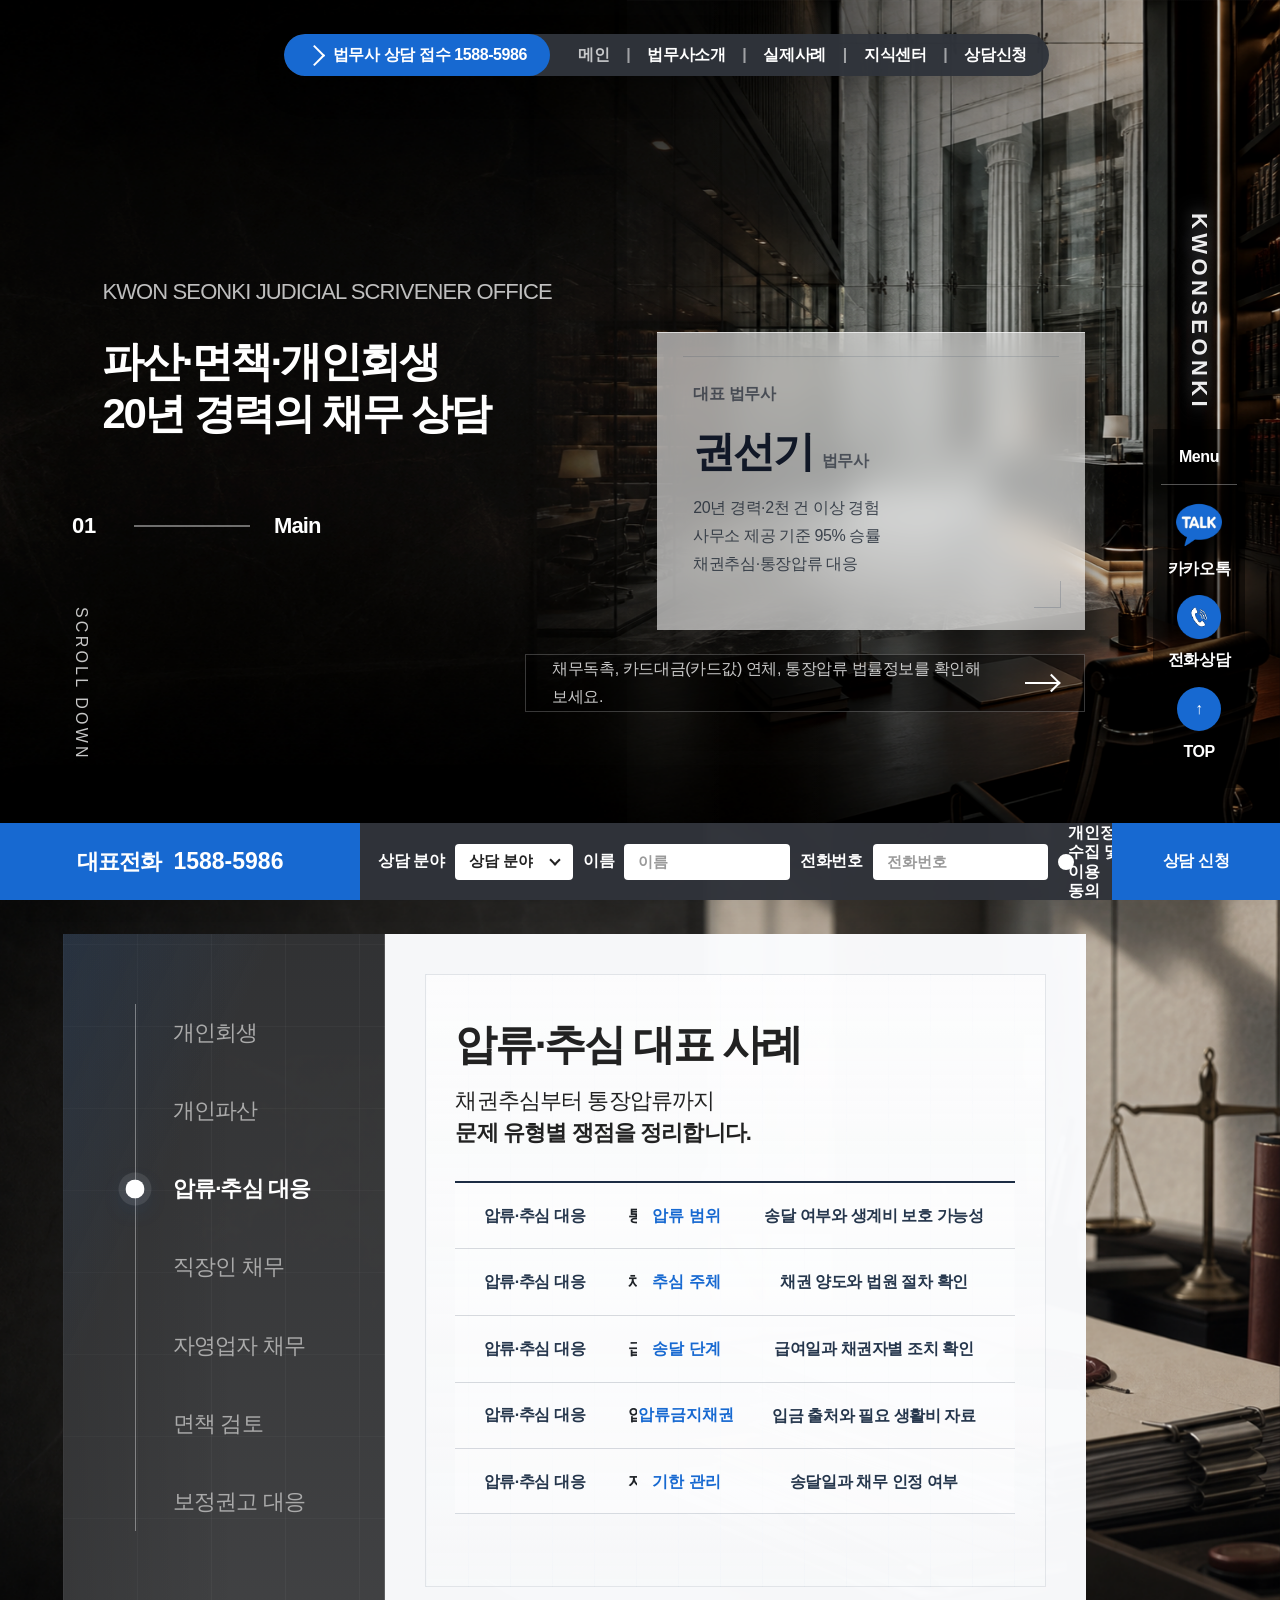
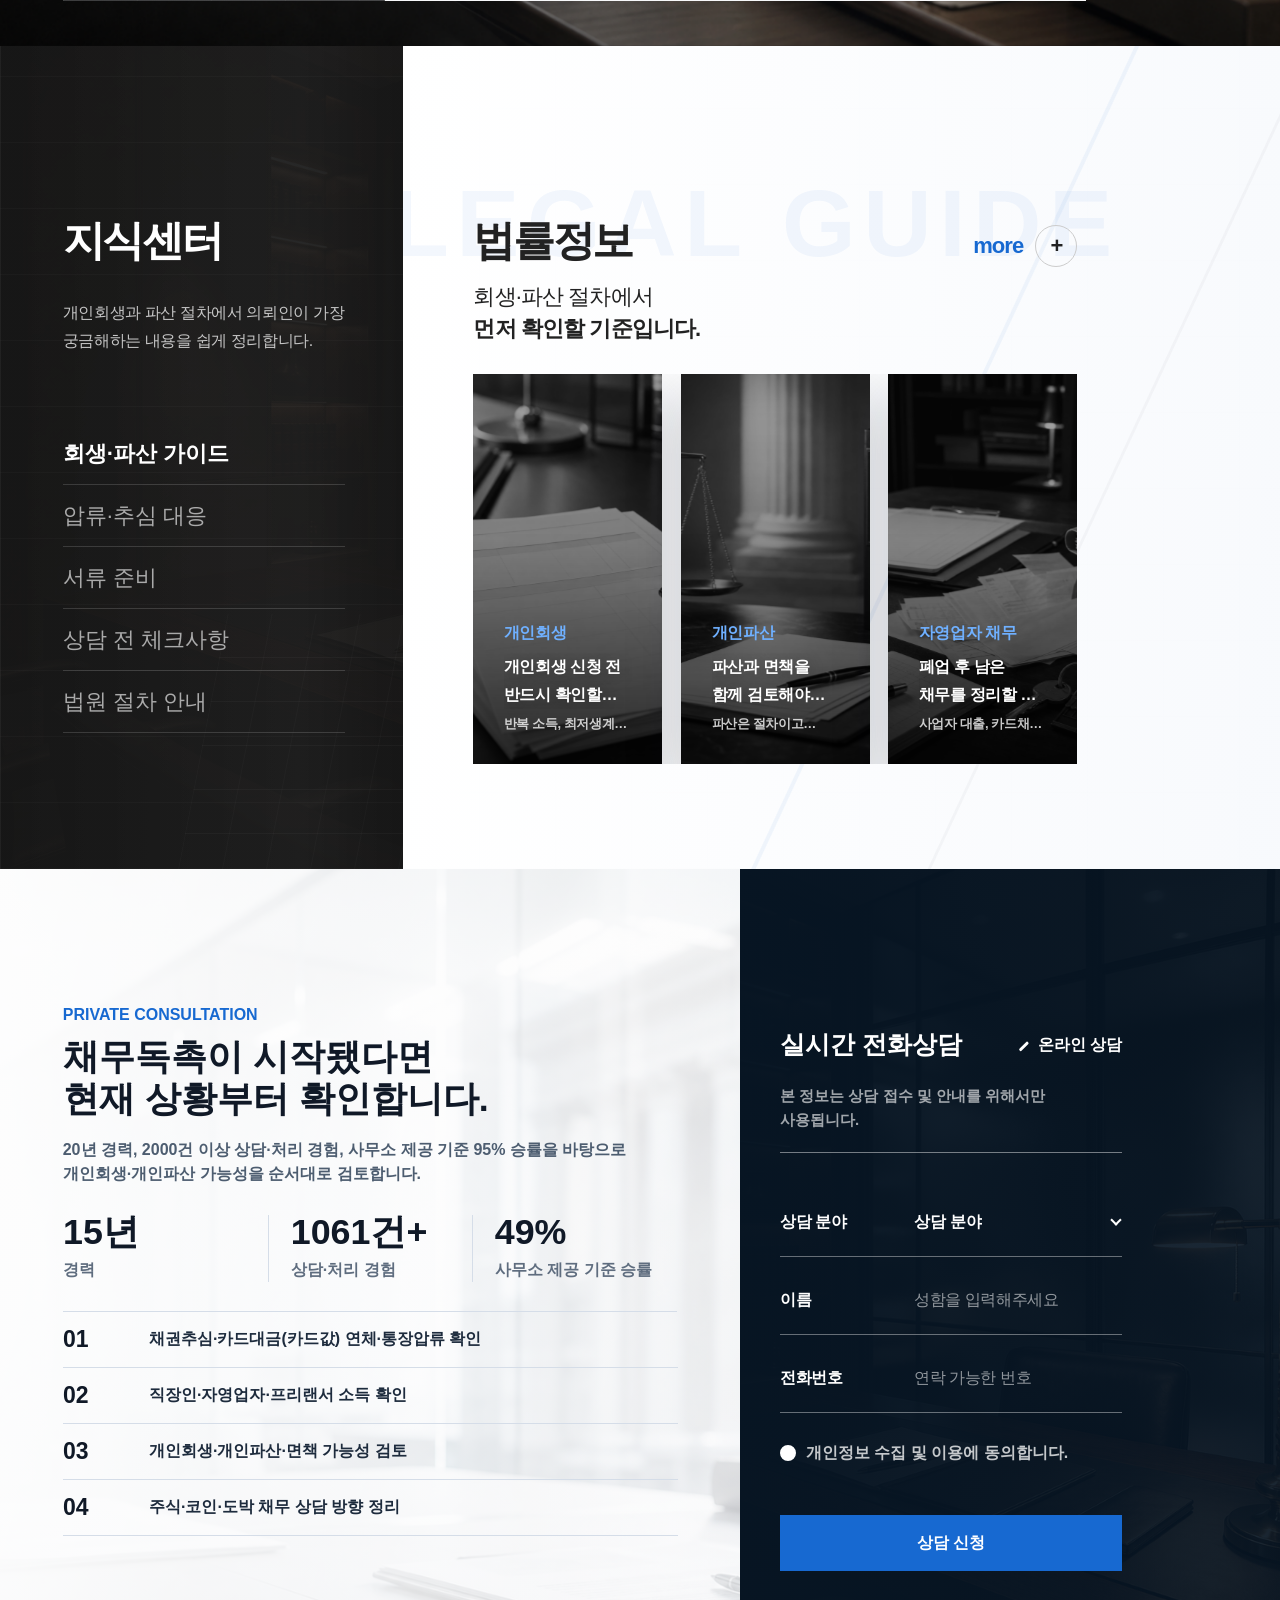
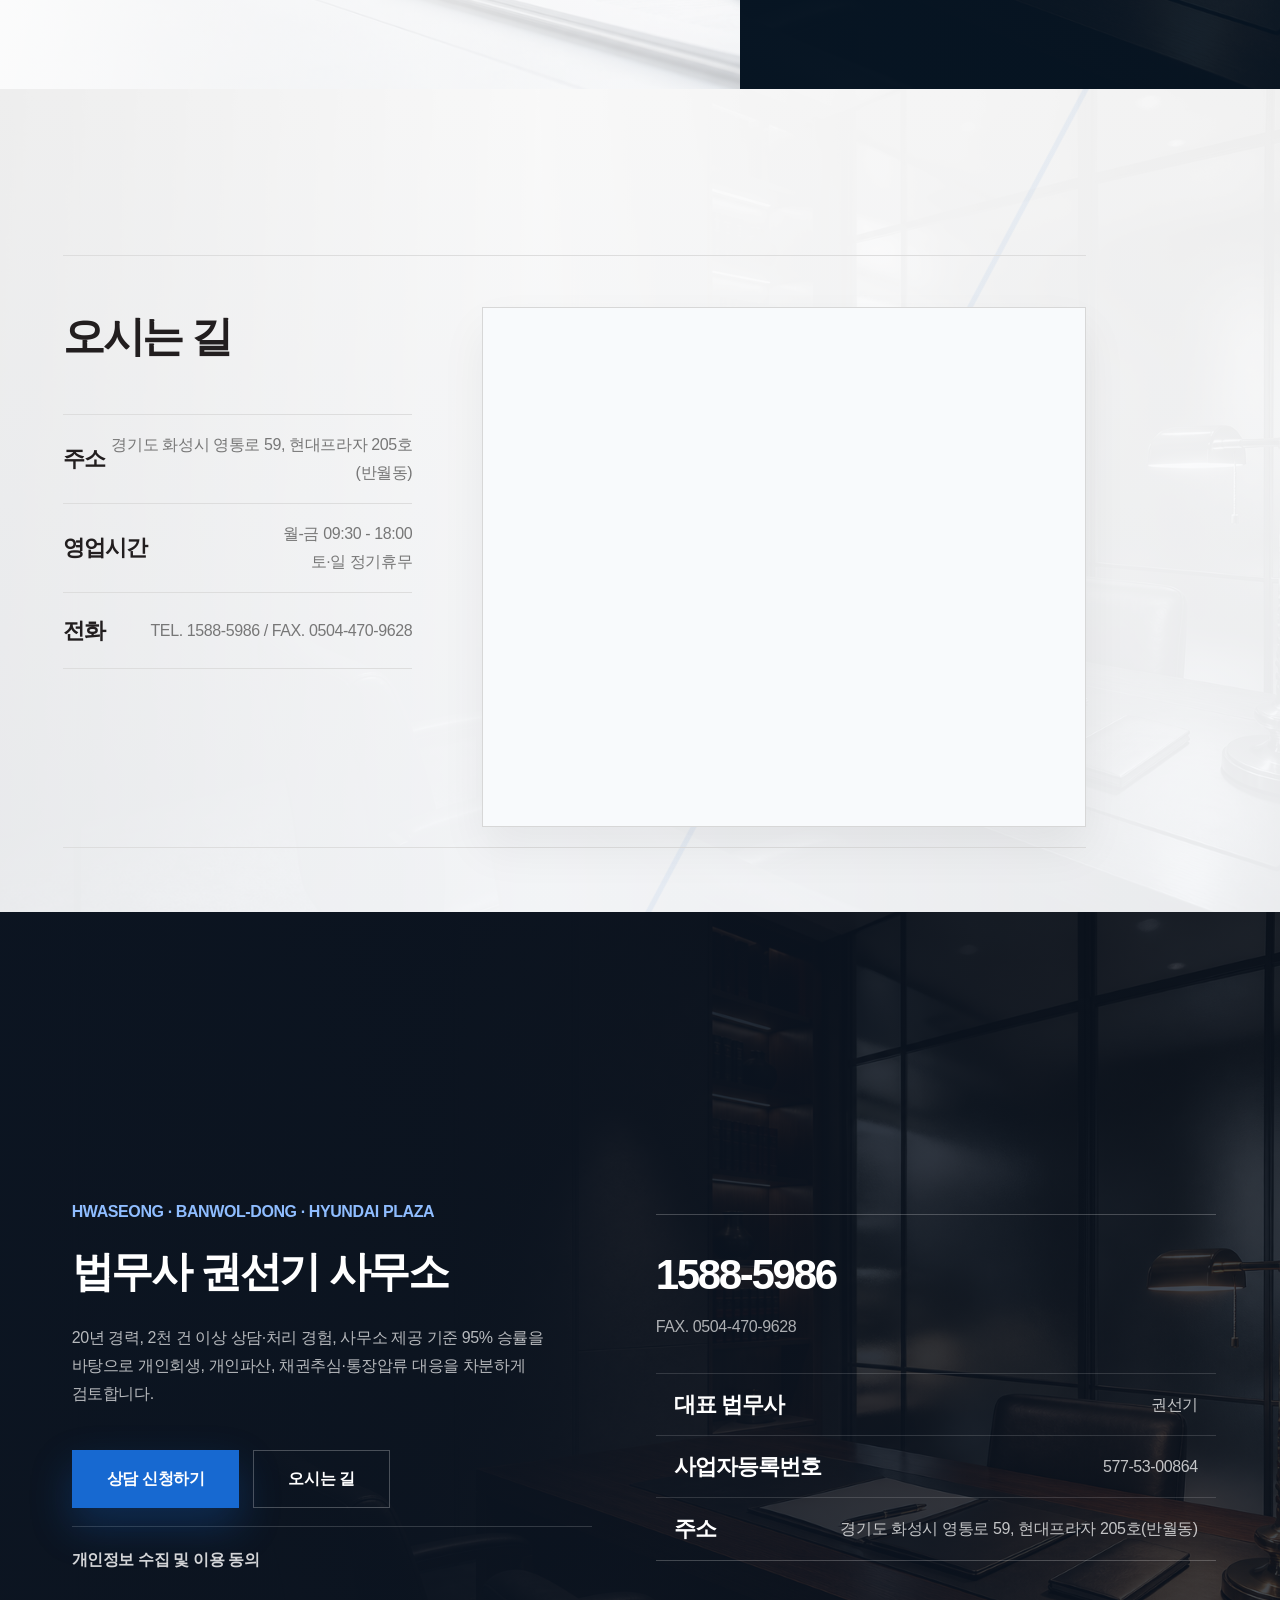
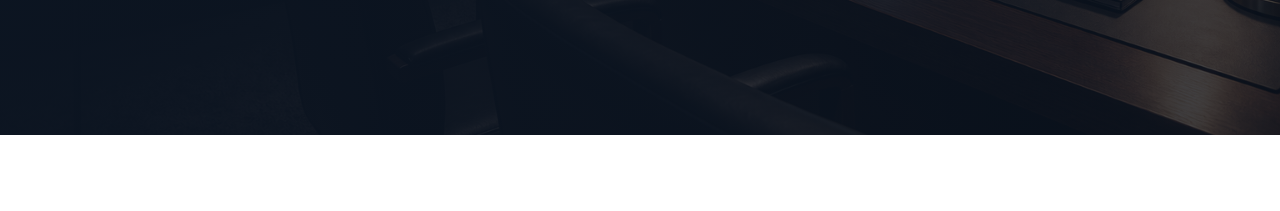
<file: index.html>
<!doctype html>
<html lang="ko">
<head>
  <meta charset="utf-8" />
  <meta name="viewport" content="width=device-width, initial-scale=1" />
    <title>법무사 권선기 사무소 | 화성·동탄 개인회생·개인파산 상담</title>
  <meta name="description" content="화성 반월동 법무사 권선기 사무소. 20년 경력과 2천 건 이상 상담·처리 경험을 바탕으로 개인회생, 개인파산, 채권추심·통장압류 대응을 안내합니다.">
  <meta name="author" content="법무사 권선기 사무소">
  <meta name="robots" content="index, follow, max-snippet:-1, max-image-preview:large">
  <meta name="format-detection" content="telephone=yes">
  <meta name="theme-color" content="#1769d1">
  <meta name="geo.region" content="KR-41">
  <meta name="geo.placename" content="경기도 화성시 반월동">
  <meta name="geo.position" content="37.2220;127.0600">
  <meta name="ICBM" content="37.2220, 127.0600">
  <link rel="canonical" href="https://dkrlgustlr.github.io/homepage_1/">
  <link rel="alternate" hreflang="ko-KR" href="https://dkrlgustlr.github.io/homepage_1/">
  <link rel="alternate" hreflang="x-default" href="https://dkrlgustlr.github.io/homepage_1/">
  <meta property="og:type" content="website">
  <meta property="og:locale" content="ko_KR">
  <meta property="og:site_name" content="법무사 권선기 사무소">
  <meta property="og:title" content="법무사 권선기 사무소 | 화성·동탄 개인회생·개인파산 상담">
  <meta property="og:description" content="화성·반월동·동탄권 개인회생, 개인파산, 면책, 채권추심·통장압류 대응 상담. 현재 상황에 맞는 절차를 차분하게 검토합니다.">
  <meta property="og:url" content="https://dkrlgustlr.github.io/homepage_1/">
  <meta property="og:image" content="https://dkrlgustlr.github.io/homepage_1/mockup_assets/hero_reference_law_office.png">
  <meta name="twitter:card" content="summary_large_image">
  <meta name="twitter:title" content="법무사 권선기 사무소 | 화성·동탄 개인회생·개인파산 상담">
  <meta name="twitter:description" content="화성·반월동·동탄권 개인회생, 개인파산, 면책, 채권추심·통장압류 대응 상담. 현재 상황에 맞는 절차를 차분하게 검토합니다.">
  <meta name="twitter:image" content="https://dkrlgustlr.github.io/homepage_1/mockup_assets/hero_reference_law_office.png">
  <script type="application/ld+json">
{
  "@context": "https://schema.org",
  "@graph": [
    {
      "@type": [
        "LegalService",
        "LocalBusiness"
      ],
      "@id": "https://dkrlgustlr.github.io/homepage_1/#legalservice",
      "name": "법무사 권선기 사무소",
      "description": "20년 경력과 2천 건 이상 상담·처리 경험을 바탕으로 개인회생, 개인파산, 채권추심, 카드대금(카드값) 연체, 통장압류 상담을 안내합니다.",
      "url": "https://dkrlgustlr.github.io/homepage_1/",
      "image": "https://dkrlgustlr.github.io/homepage_1/mockup_assets/hero_reference_law_office.png",
      "logo": "https://dkrlgustlr.github.io/homepage_1/mockup_assets/kwonseongi_logo_sharp_sides_same_size_transparent_trimmed_4x.png",
      "telephone": "+82-1588-5986",
      "faxNumber": "+82-504-470-9628",
      "priceRange": "상담 후 안내",
      "address": {
        "@type": "PostalAddress",
        "streetAddress": "영통로 59 현대프라자 205호",
        "addressLocality": "화성시",
        "addressRegion": "경기도",
        "addressCountry": "KR"
      },
      "areaServed": [
        {
          "@type": "Place",
          "name": "대한민국 전역"
        },
        {
          "@type": "Place",
          "name": "수원시"
        },
        {
          "@type": "Place",
          "name": "용인시"
        },
        {
          "@type": "Place",
          "name": "화성시"
        },
        {
          "@type": "Place",
          "name": "오산시"
        },
        {
          "@type": "Place",
          "name": "평택시"
        },
        {
          "@type": "Place",
          "name": "의왕시"
        },
        {
          "@type": "Place",
          "name": "안양시"
        },
        {
          "@type": "Place",
          "name": "군포시"
        }
      ],
      "employee": {
        "@type": "Person",
        "name": "권선기",
        "jobTitle": "법무사"
      },
      "knowsAbout": [
        "개인회생",
        "개인파산",
        "면책",
        "압류 대응",
        "채권추심 대응",
        "카드대금(카드값) 연체 상담",
        "통장압류 대응",
        "보정권고 대응",
        "직장인 채무",
        "자영업자 채무",
        "프리랜서·일용직 채무",
        "주식·코인·도박 채무 상담"
      ],
      "makesOffer": [
        {
          "@type": "Offer",
          "itemOffered": {
            "@type": "Service",
            "name": "개인회생 상담"
          }
        },
        {
          "@type": "Offer",
          "itemOffered": {
            "@type": "Service",
            "name": "개인파산 및 면책 상담"
          }
        },
        {
          "@type": "Offer",
          "itemOffered": {
            "@type": "Service",
            "name": "압류·추심 대응 상담"
          }
        },
        {
          "@type": "Offer",
          "itemOffered": {
            "@type": "Service",
            "name": "보정권고 대응 상담"
          }
        }
      ]
    },
    {
      "@type": "WebSite",
      "@id": "https://dkrlgustlr.github.io/homepage_1/#website",
      "url": "https://dkrlgustlr.github.io/homepage_1/",
      "name": "법무사 권선기 사무소",
      "inLanguage": "ko-KR",
      "publisher": {
        "@id": "https://dkrlgustlr.github.io/homepage_1/#legalservice"
      }
    },
    {
      "@type": "WebPage",
      "@id": "https://dkrlgustlr.github.io/homepage_1/#webpage",
      "url": "https://dkrlgustlr.github.io/homepage_1/",
      "name": "법무사 권선기 사무소 | 화성·동탄 개인회생·개인파산 상담",
      "description": "화성 반월동 법무사 권선기 사무소. 20년 경력과 2천 건 이상 상담·처리 경험을 바탕으로 개인회생, 개인파산, 채권추심·통장압류 대응을 안내합니다.",
      "inLanguage": "ko-KR",
      "isPartOf": {
        "@id": "https://dkrlgustlr.github.io/homepage_1/#website"
      },
      "about": {
        "@id": "https://dkrlgustlr.github.io/homepage_1/#legalservice"
      },
      "primaryImageOfPage": {
        "@type": "ImageObject",
        "url": "https://dkrlgustlr.github.io/homepage_1/mockup_assets/hero_reference_law_office.png"
      },
      "dateModified": "2026-07-03"
    },
    {
      "@type": "BreadcrumbList",
      "@id": "https://dkrlgustlr.github.io/homepage_1/#breadcrumb",
      "itemListElement": [
        {
          "@type": "ListItem",
          "position": 1,
          "name": "홈",
          "item": "https://dkrlgustlr.github.io/homepage_1/"
        }
      ]
    }
  ]
}
  </script>
  <link rel="stylesheet" href="style.css?v=20260703-mobile48">
</head>
<body>
  <div class="page">
    <div data-include="header"></div>
    <noscript>
      <nav class="seo-fallback-nav" aria-label="주요 페이지"><a href="index.html">홈</a> <a href="about.html">법무사소개</a> <a href="cases.html">실제사례</a> <a href="knowledge.html">지식센터</a> <a href="consult.html">상담신청</a></nav>
    </noscript>





    <main class="home-page">
      <section class="hero" id="hero">
        <img class="hero-bg-img" src="mockup_assets/hero_reference_law_office.png" alt="법무사 권선기 사무소 메인 배경 이미지" fetchpriority="high">
        <div class="hero-overlay"></div>
        <div class="main-pagination">
          <div class="progress-label">01</div>
          <div class="progress-bar"></div>
          <div class="main-label">Main</div>
        </div>
        <div class="main-title-box">
          <div class="kicker">KWON SEONKI JUDICIAL SCRIVENER OFFICE</div>
          <h1>파산·면책·개인회생<br><strong>20년 경력의 채무 상담</strong></h1>
        </div>
        <div class="lawyer-right">
          <div class="lawyer-card">
            <div class="txt"><span class="card-tag">대표 법무사</span><dl><dt>권선기 <span>법무사</span></dt><dd>20년 경력·2천 건 이상 경험<br>사무소 제공 기준 95% 승률<br>채권추심·통장압류 대응</dd></dl></div>
          </div>
        </div>
        <a class="search-ani" href="knowledge.html" aria-label="지식센터에서 채무독촉, 카드대금(카드값) 연체, 통장압류 법률정보 확인하기">
          채무독촉, 카드대금(카드값) 연체, 통장압류 법률정보를 확인해 보세요.
          <span class="search-arrow"></span>
        </a>
        <div class="scroll-down">SCROLL DOWN</div>
      </section>

      <section class="case-section" id="cases">
        <img class="case-bg-img" src="mockup_assets/beommusa_case_bg_v2.png" alt="상담·사건 진행 현황 섹션 배경 이미지" loading="lazy" decoding="async">
        <div class="case-inner">
          <div class="case-left">
            <div class="line"></div>
            <div class="case-menu-desktop-shell">
              <ul class="case-menu-desktop" data-case-menu-desktop>
                <li data-case-target="recovery"><button class="case-tab-desktop" type="button" aria-pressed="false">개인회생</button></li>
                <li data-case-target="bankruptcy"><button class="case-tab-desktop" type="button" aria-pressed="false">개인파산</button></li>
                <li class="active" data-case-target="seizure"><button class="case-tab-desktop" type="button" aria-pressed="true">압류·추심 대응</button></li>
                <li data-case-target="worker"><button class="case-tab-desktop" type="button" aria-pressed="false">직장인 채무</button></li>
                <li data-case-target="business"><button class="case-tab-desktop" type="button" aria-pressed="false">자영업자 채무</button></li>
                <li data-case-target="immunity"><button class="case-tab-desktop" type="button" aria-pressed="false">면책 검토</button></li>
                <li data-case-target="correction"><button class="case-tab-desktop" type="button" aria-pressed="false">보정권고 대응</button></li>
              </ul>
            </div>
            <div class="case-menu-mobile" data-case-menu-mobile>
              <button class="case-mobile-arrow case-mobile-arrow-prev" type="button" aria-label="이전 사례 메뉴" data-case-mobile-prev>‹</button>
              <ul class="case-mobile-menu-list">
                <li data-case-target="recovery"><button class="case-tab-mobile" type="button" aria-pressed="false">개인회생</button></li>
                <li data-case-target="bankruptcy"><button class="case-tab-mobile" type="button" aria-pressed="false">개인파산</button></li>
                <li class="active is-case-mobile-visible" data-case-target="seizure"><button class="case-tab-mobile" type="button" aria-pressed="true">압류·추심 대응</button></li>
                <li class="is-case-mobile-visible" data-case-target="worker"><button class="case-tab-mobile" type="button" aria-pressed="false">직장인 채무</button></li>
                <li data-case-target="business"><button class="case-tab-mobile" type="button" aria-pressed="false">자영업자 채무</button></li>
                <li data-case-target="immunity"><button class="case-tab-mobile" type="button" aria-pressed="false">면책 검토</button></li>
                <li data-case-target="correction"><button class="case-tab-mobile" type="button" aria-pressed="false">보정권고 대응</button></li>
              </ul>
              <button class="case-mobile-arrow case-mobile-arrow-next" type="button" aria-label="다음 사례 메뉴" data-case-mobile-next>›</button>
            </div>
          </div>
          <div class="case-right" data-case-status-panel>
            <div class="box-top">
              <div class="page-title">
                <h2 data-case-status-title>압류·추심 대표 사례</h2>
                <p class="section-headline" data-case-status-description>채권추심부터 통장압류까지<br><strong>문제 유형별 쟁점을 정리합니다.</strong></p>
              </div>
            </div>
            <div class="case-doc-meta">
              <span>사례 유형</span>
              <span>대표 사례</span>
              <span>쟁점</span>
              <span>확인 포인트</span>
            </div>
            <div class="case-list-window" aria-label="상담 사건 진행 현황 목록">
              <ul class="case-list" data-case-status-list aria-live="polite">
                <li data-case-key="압류·추심 대응"><a href="cases.html#representative-cases"><span class="case-type">압류·추심 대응</span><span class="case-title">통장압류 예고를 받은 뒤 개인회생을 검토한 사례</span><span class="case-issue">압류 범위</span><span class="case-point">송달 여부와 생계비 보호 가능성</span></a></li>
                <li data-case-key="압류·추심 대응"><a href="cases.html#representative-cases"><span class="case-type">압류·추심 대응</span><span class="case-title">채권추심 문자와 전화가 반복된 사례</span><span class="case-issue">추심 주체</span><span class="case-point">채권 양도와 법원 절차 확인</span></a></li>
                <li data-case-key="압류·추심 대응"><a href="cases.html#representative-cases"><span class="case-type">압류·추심 대응</span><span class="case-title">급여압류가 회사로 송달될까 걱정한 사례</span><span class="case-issue">송달 단계</span><span class="case-point">급여일과 채권자별 조치 확인</span></a></li>
                <li data-case-key="압류·추심 대응"><a href="cases.html#representative-cases"><span class="case-type">압류·추심 대응</span><span class="case-title">압류된 계좌에서 생활비 확보를 검토한 사례</span><span class="case-issue">압류금지채권</span><span class="case-point">입금 출처와 필요 생활비 자료</span></a></li>
                <li data-case-key="압류·추심 대응"><a href="cases.html#representative-cases"><span class="case-type">압류·추심 대응</span><span class="case-title">지급명령을 받고 이의신청 기간을 확인한 사례</span><span class="case-issue">기한 관리</span><span class="case-point">송달일과 채무 인정 여부</span></a></li>
              </ul>
            </div>
          </div>
        </div>
      </section>

      <section class="knowledge-row" id="knowledge">
        <div class="knowledge-left">
          <h2>지식센터</h2>
          <p>개인회생과 파산 절차에서 의뢰인이 가장 궁금해하는 내용을 쉽게 정리합니다.</p>
          <ul class="mini-menu">
            <li class="is-active"><button class="knowledge-filter" type="button" data-knowledge-topic="rehabilitation" aria-pressed="true">회생·파산 가이드</button></li>
            <li><button class="knowledge-filter" type="button" data-knowledge-topic="seizure" aria-pressed="false">압류·추심 대응</button></li>
            <li><button class="knowledge-filter" type="button" data-knowledge-topic="documents" aria-pressed="false">서류 준비</button></li>
            <li><button class="knowledge-filter" type="button" data-knowledge-topic="checklist" aria-pressed="false">상담 전 체크사항</button></li>
            <li><button class="knowledge-filter" type="button" data-knowledge-topic="court" aria-pressed="false">법원 절차 안내</button></li>
          </ul>
        </div>
        <div class="knowledge-right">
          <div class="box-top">
            <div class="page-title">
              <h2>법률정보</h2>
              <p class="section-headline">상담 전 확인할 내용을<br><strong>쉬운 기준으로 정리합니다.</strong></p>
            </div>
            <a class="more" href="knowledge.html"><span>more</span><span class="add-btn">+</span></a>
          </div>
          <div class="column-grid">
            <a class="column-card" href="knowledge.html#income-standard"><div class="thumb"><img src="mockup_assets/knowledge_thumb_1_v2.png" alt="개인회생 지식센터 썸네일" loading="lazy" decoding="async"></div><div class="column-text"><div class="cat">개인회생</div><div class="title">개인회생 신청 전 반드시 확인할 소득 기준</div><p class="summary">반복 소득, 최저생계비, 매달 납부 가능한 변제금을 먼저 확인합니다.</p></div></a>
            <a class="column-card" href="knowledge.html#seizure-order"><div class="thumb"><img src="mockup_assets/knowledge_thumb_2_v2.png" alt="압류·추심 대응 지식센터 썸네일" loading="lazy" decoding="async"></div><div class="column-text"><div class="cat">압류·추심 대응</div><div class="title">급여압류와 통장압류가 걱정될 때 보는 순서</div><p class="summary">압류 진행 여부와 추심 상황을 확인한 뒤 금지명령 가능성을 검토합니다.</p></div></a>
            <a class="column-card" href="knowledge.html#bankruptcy-discharge"><div class="thumb"><img src="mockup_assets/knowledge_thumb_3_v2.png" alt="개인파산 지식센터 썸네일" loading="lazy" decoding="async"></div><div class="column-text"><div class="cat">개인파산</div><div class="title">파산과 면책을 함께 검토해야 하는 이유</div><p class="summary">파산은 절차이고 면책은 남은 채무 책임을 정리하는 판단 단계입니다.</p></div></a>
            <a class="column-card" href="knowledge.html#business-debt-documents"><div class="thumb"><img src="mockup_assets/knowledge_thumb_4_v2.png" alt="자영업자 지식센터 썸네일" loading="lazy" decoding="async"></div><div class="column-text"><div class="cat">자영업자 채무</div><div class="title">폐업 후 남은 채무를 정리할 때 필요한 자료</div><p class="summary">사업자 대출, 카드채무, 보증채무, 폐업 자료를 함께 정리합니다.</p></div></a>
            <a class="column-card" href="knowledge.html#basic-documents"><div class="thumb"><img src="mockup_assets/knowledge_thumb_5_v2.png" alt="서류 준비 지식센터 썸네일" loading="lazy" decoding="async"></div><div class="column-text"><div class="cat">서류 준비</div><div class="title">상담 전 준비하면 좋은 채무·재산·소득 자료</div><p class="summary">채무내역, 소득자료, 재산자료, 압류·추심 관련 서류를 준비하면 좋습니다.</p></div></a>
            <a class="column-card" href="knowledge.html#court-correction-order"><div class="thumb"><img src="mockup_assets/knowledge_thumb_6_v2.png" alt="보정권고 대응 지식센터 썸네일" loading="lazy" decoding="async"></div><div class="column-text"><div class="cat">보정권고 대응</div><div class="title">법원 보정권고가 나왔을 때 당황하지 않는 방법</div><p class="summary">요구 자료와 기한을 확인하고 누락된 소득·재산 자료를 보완합니다.</p></div></a>
          </div>
        </div>
      </section>

      <section class="consult-section consult-reference-section" id="consult">
        <aside class="consult-reference-left">
          <div class="consult-reference-kicker">PRIVATE CONSULTATION</div>
          <h2>채무독촉이 시작됐다면<br>현재 상황부터 확인합니다.</h2>
          <p>20년 경력, 2000건 이상 상담·처리 경험, 사무소 제공 기준 95% 승률을 바탕으로 개인회생·개인파산 가능성을 순서대로 검토합니다.</p>
          <dl class="consult-proof-grid" aria-label="법무사 권선기 사무소 상담 기준">
            <div>
              <dt><span class="count-up" data-count-to="20" data-count-duration="1800">20</span>년</dt>
              <dd>경력</dd>
            </div>
            <div>
              <dt><span class="count-up" data-count-to="2000" data-count-duration="2600">2000</span>건+</dt>
              <dd>상담·처리 경험</dd>
            </div>
            <div>
              <dt><span class="count-up" data-count-to="95" data-count-duration="2100">95</span>%</dt>
              <dd>사무소 제공 기준 승률</dd>
            </div>
          </dl>
          <ul class="consult-check-list" aria-label="상담 확인 절차">
            <li><strong>01</strong><span>채권추심·카드대금(카드값) 연체·통장압류 확인</span></li>
            <li><strong>02</strong><span>직장인·자영업자·프리랜서 소득 확인</span></li>
            <li><strong>03</strong><span>개인회생·개인파산·면책 가능성 검토</span></li>
            <li><strong>04</strong><span>주식·코인·도박 채무 상담 방향 정리</span></li>
          </ul>
        </aside>
        <div class="consult-reference-right">
          <form class="consult-form" id="main-consult-form" action="send-consult.php" method="post" data-consult-form>
            <div class="consult-form-head">
              <div class="consult-form-topline">
                <h2>실시간 전화상담</h2>
                <a href="consult.html#consult-form">온라인 상담</a>
              </div>
              <p>본 정보는 상담 접수 및 안내를 위해서만 사용됩니다.</p>
            </div>
            <label class="form-row">
              <span>상담 분야</span>
              <select name="case_type" aria-label="상담 분야" data-custom-select>
                <option value="">상담 분야</option>
                <option>개인회생</option>
                <option>개인파산</option>
                <option>압류·추심 대응</option>
                <option>직장인 채무</option>
                <option>자영업자 채무</option>
                <option>면책 검토</option>
                <option>보정권고 대응</option>
              </select>
            </label>
            <label class="form-row">
              <span>이름</span>
              <input type="text" name="name" autocomplete="name" placeholder="성함을 입력해주세요">
            </label>
            <label class="form-row">
              <span>전화번호</span>
              <input type="tel" name="phone" autocomplete="tel" placeholder="연락 가능한 번호">
            </label>
            <div class="privacy-consent">
              <div class="privacy-consent-row">
                <label class="privacy-consent-label">
                  <input type="checkbox" name="privacy_consent" required aria-label="개인정보 수집 및 이용 동의">
                </label>
                <button class="privacy-consent-trigger" type="button" data-privacy-modal-open>개인정보 수집 및 이용에 동의합니다.</button>
              </div>
            </div>
            <button class="form-button" type="submit">상담 신청</button>
          </form>
        </div>
      </section>

      <section class="location-section" id="location">
        <div class="location-inner">
          <div class="location-left">
            <h2>오시는 길</h2>
            <ul class="office-list">
              <li><span>주소</span><small>경기도 화성시 영통로 59, 현대프라자 205호(반월동)</small></li>
              <li class="office-hours-row"><span>영업시간</span><small class="office-hours">월-금 09:30 - 18:00<br>토·일 정기휴무</small></li>
              <li><span>전화</span><small>TEL. 1588-5986 / FAX. 0504-470-9628</small></li>
            </ul>
          </div>
          <div class="map">
            <div id="daumRoughmapContainer1782029506097" class="root_daum_roughmap root_daum_roughmap_landing kakao-map kakao-map-desktop" aria-label="법무사 권선기 사무소 카카오맵 약도"></div>
            <div id="daumRoughmapContainer1782035826357" class="root_daum_roughmap root_daum_roughmap_landing kakao-map kakao-map-mobile" aria-label="법무사 권선기 사무소 모바일 카카오맵 약도"></div>
            <noscript>
              <p class="map-fallback">경기도 화성시 영통로 59, 현대프라자 205호(반월동)</p>
            </noscript>
          </div>
        </div>
      </section>

      <div data-include="footer"></div>
    </main>
  </div>
  <script charset="UTF-8" class="daum_roughmap_loader_script" src="https://ssl.daumcdn.net/dmaps/map_js_init/roughmapLoader.js"></script>
  <script src="layout.js?v=20260703-mobile45"></script>
  <script>
    (async () => {
      await window.__layoutReady;
      const stickyConsultBar = document.querySelector(".bottom-consult");
      const stickyConsultHeight = () => stickyConsultBar ? Math.ceil(stickyConsultBar.getBoundingClientRect().height) : 0;
      const usableViewportHeight = () => Math.max(360, window.innerHeight - stickyConsultHeight());
      const clampNumber = (value, min, max) => Math.min(Math.max(value, min), max);
      const fitPx = (base, min, max, fit) => `${Math.round(clampNumber(base * fit, min, max))}px`;

      const setViewportHeight = () => {
        const usableHeight = usableViewportHeight();
        const fit = clampNumber(usableHeight / 871, 0.76, 1.12);
        const rootStyle = document.documentElement.style;

        rootStyle.setProperty("--section-h", `${usableHeight}px`);
        rootStyle.setProperty("--section-min", `${Math.min(720, usableHeight)}px`);
        rootStyle.setProperty("--fit-pad-xs", fitPx(32, 24, 40, fit));
        rootStyle.setProperty("--fit-pad-sm", fitPx(46, 32, 58, fit));
        rootStyle.setProperty("--fit-pad-md", fitPx(58, 40, 74, fit));
        rootStyle.setProperty("--fit-pad-lg", fitPx(74, 52, 88, fit));
        rootStyle.setProperty("--fit-gap-xs", fitPx(8, 5, 10, fit));
        rootStyle.setProperty("--fit-gap-sm", fitPx(16, 12, 20, fit));
        rootStyle.setProperty("--fit-gap-md", fitPx(34, 22, 42, fit));
        rootStyle.setProperty("--fit-gap-lg", fitPx(54, 34, 66, fit));
        rootStyle.setProperty("--fit-gap-xl", fitPx(72, 42, 86, fit));
        rootStyle.setProperty("--fit-menu-item", fitPx(66, 52, 76, fit));
        rootStyle.setProperty("--fit-content-offset", fitPx(110, 86, 130, fit));
        rootStyle.setProperty("--section-bottom-gap", fitPx(72, 54, 88, fit));
        rootStyle.setProperty("--section-heading-gap", fitPx(38, 24, 46, fit));
        rootStyle.setProperty("--section-frame-inset", fitPx(42, 28, 50, fit));
        rootStyle.setProperty("--hero-title-top", `${Math.round(clampNumber(usableHeight * 0.335, 210, 318))}px`);
        rootStyle.setProperty("--hero-card-bottom", `${Math.round(clampNumber(usableHeight * 0.225, 150, 238))}px`);
        rootStyle.setProperty("--hero-search-bottom", `${Math.round(clampNumber(usableHeight * 0.135, 82, 156))}px`);
        rootStyle.setProperty("--hero-scroll-bottom", `${Math.round(clampNumber(usableHeight * 0.075, 44, 82))}px`);
      };

      setViewportHeight();
      window.addEventListener("resize", setViewportHeight);

      const renderRoughMap = (containerId, options) => {
        const container = document.getElementById(containerId);
        if (!container || container.dataset.rendered === "true" || !window.daum?.roughmap?.Lander) return;

        new daum.roughmap.Lander(options).render();

        container.dataset.rendered = "true";
      };

      const renderKakaoRoughMap = () => {
        const isMobileMap = window.matchMedia("(max-width: 640px)").matches;
        if (isMobileMap) {
          renderRoughMap("daumRoughmapContainer1782035826357", {
            "timestamp" : "1782035826357",
            "key" : "2rcohv5rv8fz",
            "mapWidth" : "360",
            "mapHeight" : "240"
          });
          return;
        }

        const desktopContainer = document.getElementById("daumRoughmapContainer1782029506097");
        const mapFrame = desktopContainer?.closest(".map") || desktopContainer;
        const rect = mapFrame?.getBoundingClientRect() || { width: 640, height: 360 };
        const mapWidth = Math.max(320, Math.floor(rect.width || 640));
        const mapHeight = Math.max(300, Math.floor(rect.height || 360));

        renderRoughMap("daumRoughmapContainer1782029506097", {
          "timestamp" : "1782029506097",
          "key" : "pw7oq2qig7i",
          "mapWidth" : String(mapWidth),
          "mapHeight" : String(mapHeight)
        });
      };

      renderKakaoRoughMap();
      window.addEventListener("load", renderKakaoRoughMap, { once: true });
      window.addEventListener("resize", renderKakaoRoughMap);

      const revealSelectors = [
        ".case-inner",
        ".knowledge-left",
        ".knowledge-right",
        ".consult-left",
        ".consult-right",
        ".consult-reference-left",
        ".consult-reference-right",
        ".location-inner",
        ".case-menu-desktop li",
        ".case-mobile-menu-list li",
        ".column-card",
        ".process-list li",
        ".consult-proof-grid div",
        ".consult-check-list li",
        ".office-list li"
      ];

      const revealTargets = document.querySelectorAll(revealSelectors.join(","));
      revealTargets.forEach((el, index) => {
        el.classList.add("reveal");
        const localIndex = Array.from(el.parentElement?.children || []).indexOf(el);
        const delay = Math.max(0, localIndex) * 0.055;
        el.style.setProperty("--reveal-delay", `${Math.min(delay, 0.38)}s`);
        el.style.setProperty("--stagger-delay", `${Math.min(delay, 0.38)}s`);
      });

      const observer = new IntersectionObserver((entries) => {
        entries.forEach((entry) => {
          if (!entry.isIntersecting) return;
          entry.target.classList.add("is-visible");
          observer.unobserve(entry.target);
        });
      }, {
        threshold: 0.14,
        rootMargin: "0px 0px -12% 0px"
      });

      revealTargets.forEach((el) => observer.observe(el));

      const hero = document.querySelector(".hero");
      let ticking = false;

      const updateScrollEffects = () => {
        const y = window.scrollY || 0;
        const shift = Math.min(y * 0.08, 46);
        if (hero) {
          hero.style.setProperty("--hero-shift", `${shift}px`);
          hero.classList.toggle("is-scrolled", y > 8);
        }
        ticking = false;
      };

      window.addEventListener("scroll", () => {
        if (ticking) return;
        ticking = true;
        requestAnimationFrame(updateScrollEffects);
      }, { passive: true });

      updateScrollEffects();

      const desktopCaseMenuItems = Array.from(document.querySelectorAll(".case-menu-desktop li[data-case-target]"));
      const mobileCaseMenuItems = Array.from(document.querySelectorAll(".case-mobile-menu-list li[data-case-target]"));
      const caseMenuItems = [...desktopCaseMenuItems, ...mobileCaseMenuItems];
      const caseMenuDesktop = document.querySelector(".case-menu-desktop");
      const caseMobilePrev = document.querySelector("[data-case-mobile-prev]");
      const caseMobileNext = document.querySelector("[data-case-mobile-next]");
      const casePanel = document.querySelector("[data-case-status-panel]");
      const caseTitle = document.querySelector("[data-case-status-title]");
      const caseDescription = document.querySelector("[data-case-status-description]");
      const caseList = document.querySelector("[data-case-status-list]");

      const CASE_STATUS_DATA = {
        recovery: {
          title: "개인회생 대표 사례",
          headline: ["소득과 채무 규모를 기준으로", "월 변제 가능성을 정리합니다."],
          rows: [
            ["개인회생", "급여압류 직전에 개인회생을 검토한 사례", "금지명령", "급여일과 송달 여부 확인", "cases.html#representative-cases"],
            ["개인회생", "카드대금(카드값)과 대출이 함께 연체된 사례", "변제계획", "소득과 최저생계비 산정", "cases.html#representative-cases"],
            ["개인회생", "불규칙 소득자가 월 변제 가능성을 확인한 사례", "소득 증빙", "입금내역과 평균소득 정리", "cases.html#representative-cases"],
            ["개인회생", "주식·코인·도박 채무가 포함된 사례", "채무 원인", "사용처와 소명자료 확인", "cases.html#representative-cases"],
            ["개인회생", "부양가족과 생활비가 많은 급여소득자 사례", "생계비", "가족관계와 지출자료 확인", "cases.html#representative-cases"]
          ]
        },
        bankruptcy: {
          title: "개인파산 대표 사례",
          headline: ["재산·소득·채무 발생 원인을 함께 보고", "면책 가능성을 단계별로 확인합니다."],
          rows: [
            ["개인파산", "고령·질병으로 소득 활동이 어려운 사례", "지급불능", "진단자료와 소득 단절 확인", "cases.html#representative-cases"],
            ["개인파산", "장기연체 후 채무 규모가 커진 사례", "재산 조사", "부동산·차량·예금자료 확인", "cases.html#representative-cases"],
            ["개인파산", "최근 대출과 카드사용이 문제 된 사례", "면책 사유", "사용처와 시기별 거래 확인", "cases.html#representative-cases"],
            ["개인파산", "가족 명의 거래가 섞여 있는 사례", "재산 귀속", "계좌 흐름과 명의 관계 확인", "cases.html#representative-cases"],
            ["개인파산", "폐업 이후 생활비 채무가 남은 사례", "채무 원인", "폐업자료와 생계비 자료 확인", "cases.html#representative-cases"]
          ]
        },
        seizure: {
          title: "압류·추심 대표 사례",
          headline: ["채권추심부터 통장압류까지", "문제 유형별 쟁점을 정리합니다."],
          rows: [
            ["압류·추심 대응", "통장압류 예고를 받은 뒤 개인회생을 검토한 사례", "압류 범위", "송달 여부와 생계비 보호 가능성", "cases.html#representative-cases"],
            ["압류·추심 대응", "채권추심 문자와 전화가 반복된 사례", "추심 주체", "채권 양도와 법원 절차 확인", "cases.html#representative-cases"],
            ["압류·추심 대응", "급여압류가 회사로 송달될까 걱정한 사례", "송달 단계", "급여일과 채권자별 조치 확인", "cases.html#representative-cases"],
            ["압류·추심 대응", "압류된 계좌에서 생활비 확보를 검토한 사례", "압류금지채권", "입금 출처와 필요 생활비 자료", "cases.html#representative-cases"],
            ["압류·추심 대응", "지급명령을 받고 이의신청 기간을 확인한 사례", "기한 관리", "송달일과 채무 인정 여부", "cases.html#representative-cases"]
          ]
        },
        worker: {
          title: "직장인 채무 대표 사례",
          headline: ["급여와 생활비 흐름을 기준으로", "압류 위험과 변제 여력을 함께 봅니다."],
          rows: [
            ["직장인 채무", "월급 대부분이 카드대금(카드값)으로 빠져나간 사례", "가용소득", "급여명세와 고정지출 확인", "cases.html#representative-cases"],
            ["직장인 채무", "회사로 급여압류 통지가 갈까 걱정한 사례", "직장 통지", "송달 단계와 채권자 확인", "cases.html#representative-cases"],
            ["직장인 채무", "대출과 보증채무가 함께 있는 사례", "채무 분류", "본인채무와 보증책임 구분", "cases.html#representative-cases"],
            ["직장인 채무", "프리랜서 부업 소득이 함께 있는 사례", "소득 산정", "입금내역과 계약자료 확인", "cases.html#representative-cases"],
            ["직장인 채무", "이직 직후 소득자료가 부족한 사례", "증빙 보완", "재직증명과 최근 입금내역 확인", "cases.html#representative-cases"]
          ]
        },
        business: {
          title: "자영업자 채무 대표 사례",
          headline: ["매출·비용·보증채무를 나누어", "폐업 전후 정리 방향을 잡습니다."],
          rows: [
            ["자영업자 채무", "폐업 후 사업자대출과 카드채무가 남은 사례", "폐업자료", "부가세 신고와 매출내역 확인", "cases.html#representative-cases"],
            ["자영업자 채무", "보증채무와 개인채무가 섞인 사례", "책임 범위", "보증계약과 채권자 구분", "cases.html#representative-cases"],
            ["자영업자 채무", "매출 변동이 커 변제금 산정이 어려운 사례", "평균소득", "통장 입금과 비용자료 확인", "cases.html#representative-cases"],
            ["자영업자 채무", "사업자 계좌 압류가 우려된 사례", "계좌 압류", "거래처 입금과 필수지출 확인", "cases.html#representative-cases"],
            ["자영업자 채무", "폐업 전 재고와 임대차보증금이 남은 사례", "재산 평가", "보증금·재고·비품자료 확인", "cases.html#representative-cases"]
          ]
        },
        immunity: {
          title: "면책 검토 대표 사례",
          headline: ["채무 발생 원인과 재산 변동을 확인해", "남은 채무 책임 정리 가능성을 검토합니다."],
          rows: [
            ["면책 검토", "최근 대출이 많아 면책 쟁점을 검토한 사례", "사용처", "대출 시기와 지출내역 확인", "cases.html#representative-cases"],
            ["면책 검토", "가족에게 돈을 보낸 내역이 있는 사례", "편파변제", "거래 상대와 사유 확인", "cases.html#representative-cases"],
            ["면책 검토", "재산 처분 후 채무가 남은 사례", "재산변동", "처분대금 사용처 확인", "cases.html#representative-cases"],
            ["면책 검토", "도박·코인 손실이 포함된 사례", "면책불허가", "채무 원인과 재발방지 자료", "cases.html#representative-cases"],
            ["면책 검토", "질병으로 장기간 소득이 끊긴 사례", "지급불능", "진단서와 생활비 자료 확인", "cases.html#representative-cases"]
          ]
        },
        correction: {
          title: "보정권고 대응 대표 사례",
          headline: ["법원 요청사항과 제출기한을 기준으로", "누락 자료를 빠르게 보완합니다."],
          rows: [
            ["보정권고 대응", "소득자료 누락으로 보완이 필요한 사례", "소득 증빙", "급여·입금내역 추가 정리", "cases.html#representative-cases"],
            ["보정권고 대응", "재산목록 누락 항목이 확인된 사례", "재산자료", "예금·보험·차량자료 확인", "cases.html#representative-cases"],
            ["보정권고 대응", "변제계획 산정 근거를 보완한 사례", "변제금", "생활비와 부양가족 자료 확인", "cases.html#representative-cases"],
            ["보정권고 대응", "채무 발생 경위 소명이 필요한 사례", "소명자료", "사용처와 거래내역 정리", "cases.html#representative-cases"],
            ["보정권고 대응", "법원 제출기한이 촉박한 사례", "기한 관리", "요청사항 우선순위 정리", "cases.html#representative-cases"]
          ]
        }
      };

      const moveCaseMarker = (target) => {
        if (!caseMenuDesktop || !target) return;
        const item = desktopCaseMenuItems.find((menuItem) => menuItem.dataset.caseTarget === target);
        if (!item) return;
        const markerY = item.offsetTop + item.offsetHeight / 2;
        caseMenuDesktop.style.setProperty("--marker-y", `${markerY}px`);
      };

      const isCaseMobileMenu = () => window.matchMedia("(max-width: 1024px)").matches;

      const caseMobilePages = [
        ["recovery", "bankruptcy"],
        ["seizure", "worker"],
        ["business", "immunity"],
        ["correction", "recovery"]
      ];
      let caseMobilePageIndex = 0;

      const normalizeCaseMobilePageIndex = (pageIndex) => (
        (pageIndex + caseMobilePages.length) % caseMobilePages.length
      );

      const updateCaseMobileVisiblePage = (pageIndex = caseMobilePageIndex) => {
        if (mobileCaseMenuItems.length === 0) return;

        if (!isCaseMobileMenu()) {
          mobileCaseMenuItems.forEach((item) => {
            item.classList.remove("is-case-mobile-visible");
            item.style.removeProperty("order");
          });
          return;
        }

        caseMobilePageIndex = normalizeCaseMobilePageIndex(pageIndex);
        const visibleTargets = caseMobilePages[caseMobilePageIndex];
        mobileCaseMenuItems.forEach((item) => {
          const visibleIndex = visibleTargets.indexOf(item.dataset.caseTarget);
          item.classList.toggle("is-case-mobile-visible", visibleIndex !== -1);
          if (visibleIndex === -1) {
            item.style.removeProperty("order");
          } else {
            item.style.order = String(visibleIndex + 1);
          }
        });
      };

      const showCaseMobilePageByOffset = (direction) => {
        updateCaseMobileVisiblePage(caseMobilePageIndex + direction);
      };

      const caseMobilePageIndexForTarget = (target) => {
        const currentPage = caseMobilePages[caseMobilePageIndex] || [];
        if (currentPage.includes(target)) return caseMobilePageIndex;
        const pageStartingWithTarget = caseMobilePages.findIndex((page) => page[0] === target);
        if (pageStartingWithTarget !== -1) return pageStartingWithTarget;
        return caseMobilePages.findIndex((page) => page.includes(target));
      };

      const showCaseMobileTopicPage = (target) => {
        if (!target || !isCaseMobileMenu()) return;
        const targetPageIndex = caseMobilePageIndexForTarget(target);
        updateCaseMobileVisiblePage(targetPageIndex < 0 ? 0 : targetPageIndex);
      };

      const syncCaseMenuActiveState = (target) => {
        if (!target) return;
        caseMenuItems.forEach((menuItem) => {
          const active = menuItem.dataset.caseTarget === target;
          menuItem.classList.toggle("active", active);
          menuItem.querySelector("button")?.setAttribute("aria-pressed", String(active));
        });
        moveCaseMarker(target);
        showCaseMobileTopicPage(target);
      };

      const createCaseStatusRow = ([type, title, issue, point, href], index) => {
        const item = document.createElement("li");
        item.dataset.caseKey = type;

        const link = document.createElement("a");
        link.href = href || "cases.html";
        link.setAttribute("aria-label", `${title} 실제사례 보기`);
        [
          ["case-type", type],
          ["case-title", title],
          ["case-issue", issue],
          ["case-point", point]
        ].forEach(([className, text]) => {
          const span = document.createElement("span");
          span.className = className;
          span.textContent = text;
          link.append(span);
        });

        item.append(link);
        return item;
      };

      const animateCaseStatus = () => {
        if (!casePanel) return;
        casePanel.classList.remove("is-case-changing");
        void casePanel.offsetWidth;
        casePanel.classList.add("is-case-changing");
        window.setTimeout(() => {
          casePanel.classList.remove("is-case-changing");
        }, 620);
      };

      const renderCaseStatus = (target, animate = true) => {
        if (!caseTitle || !caseDescription || !caseList) return;
        const topic = CASE_STATUS_DATA[target] || CASE_STATUS_DATA.seizure;
        caseTitle.textContent = topic.title;
        caseDescription.replaceChildren(
          document.createTextNode(topic.headline[0]),
          document.createElement("br"),
          Object.assign(document.createElement("strong"), { textContent: topic.headline[1] })
        );
        caseList.replaceChildren(...topic.rows.map(createCaseStatusRow));
        if (animate) animateCaseStatus();
      };

      caseMenuItems.forEach((item) => {
        const button = item.querySelector("button");
        if (!button) return;
        button.addEventListener("click", () => {
          const target = item.dataset.caseTarget;
          syncCaseMenuActiveState(target);
          renderCaseStatus(target, true);
        });
      });

      caseMobilePrev?.addEventListener("click", () => showCaseMobilePageByOffset(-1));
      caseMobileNext?.addEventListener("click", () => showCaseMobilePageByOffset(1));

      const syncCaseMarker = () => {
        const activeItem = desktopCaseMenuItems.find((item) => item.classList.contains("active")) || desktopCaseMenuItems[0];
        moveCaseMarker(activeItem?.dataset.caseTarget);
      };

      const getActiveCaseTarget = () => (
        caseMenuItems.find((item) => item.classList.contains("active"))?.dataset.caseTarget
        || caseMenuItems[0]?.dataset.caseTarget
      );

      let wasCaseMobileMenu = isCaseMobileMenu();
      const syncCaseMobileLayoutState = () => {
        const isMobile = isCaseMobileMenu();
        if (isMobile && !wasCaseMobileMenu) {
          showCaseMobileTopicPage(getActiveCaseTarget());
        } else if (!isMobile) {
          updateCaseMobileVisiblePage(caseMobilePageIndex);
        }
        wasCaseMobileMenu = isMobile;
      };

      const activeCaseItem = caseMenuItems.find((item) => item.classList.contains("active")) || caseMenuItems[0];
      if (activeCaseItem) {
        renderCaseStatus(activeCaseItem.dataset.caseTarget, false);
      }
      requestAnimationFrame(() => {
        syncCaseMenuActiveState(activeCaseItem?.dataset.caseTarget);
      });

      let markerTicking = false;
      window.addEventListener("resize", () => {
        if (markerTicking) return;
        markerTicking = true;
        requestAnimationFrame(() => {
          syncCaseMarker();
          syncCaseMobileLayoutState();
          markerTicking = false;
        });
      });

    })();
  </script>
</body>
</html>
</file>
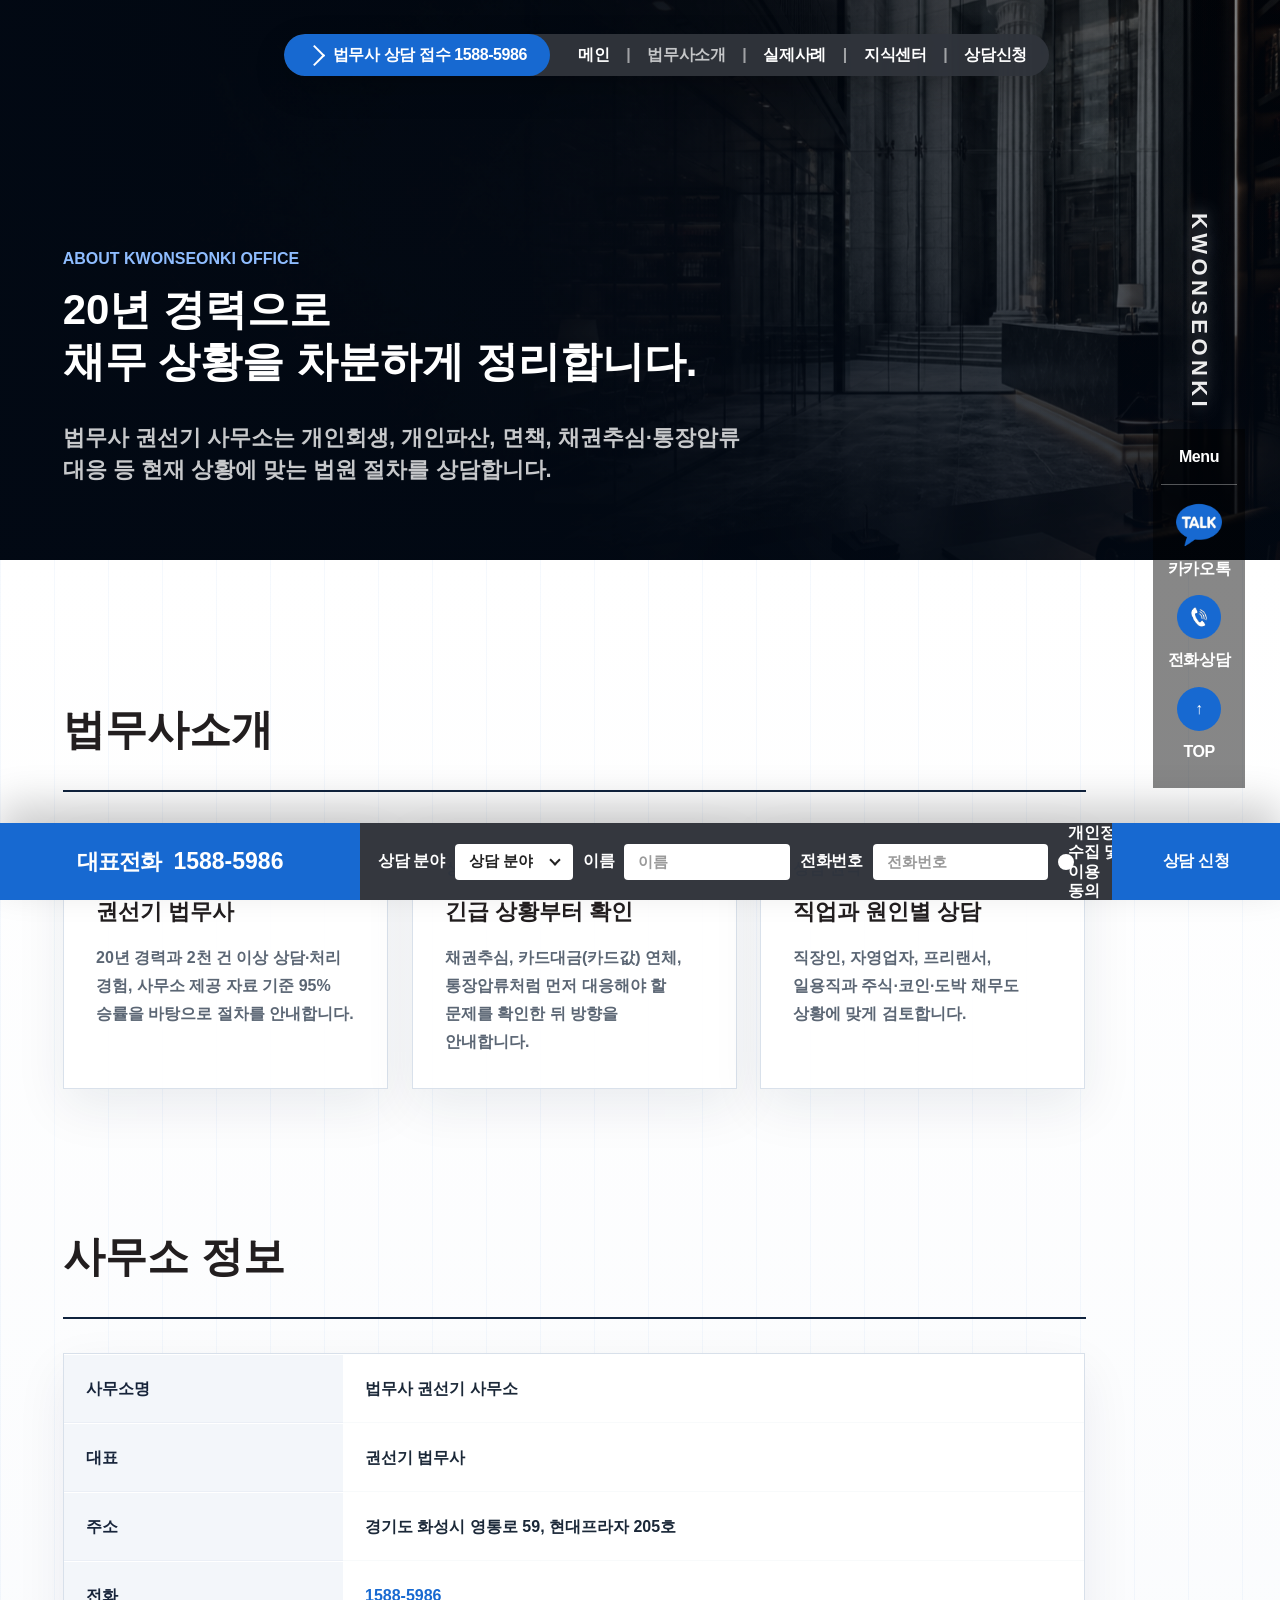
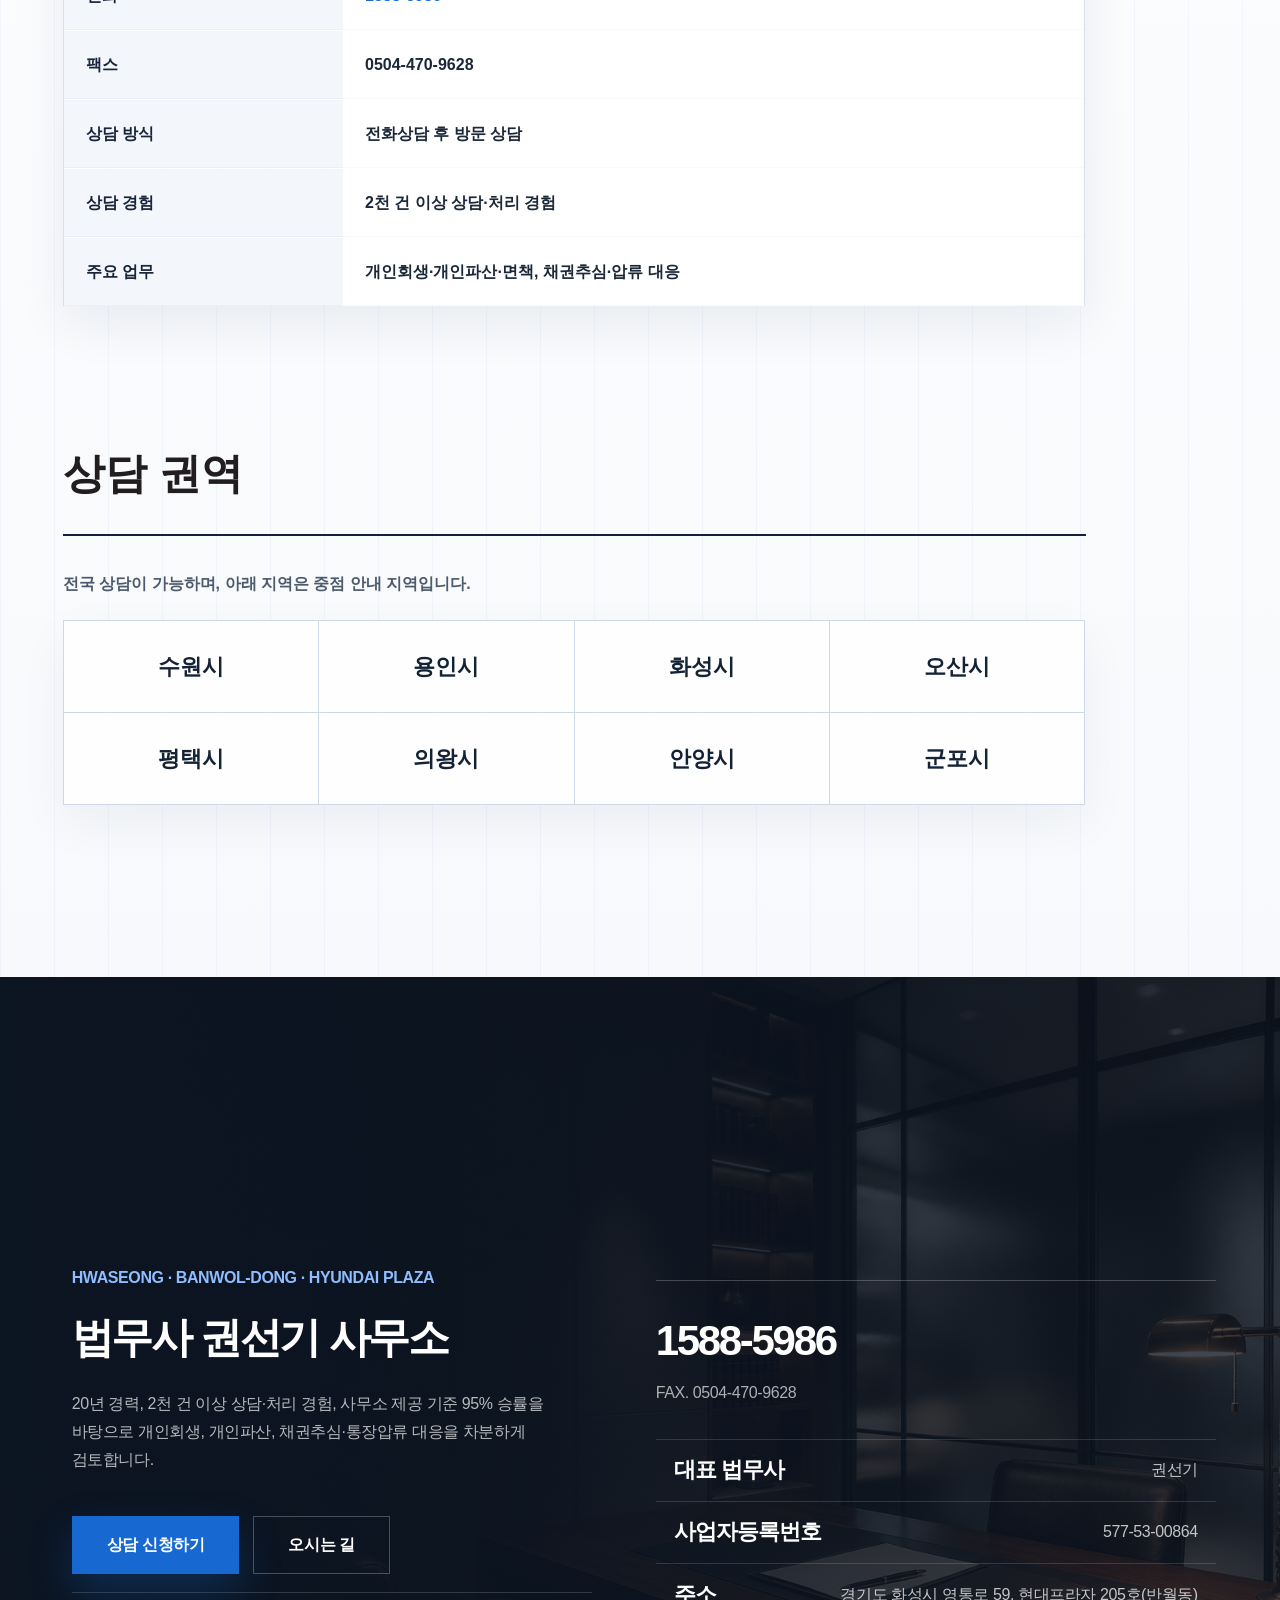
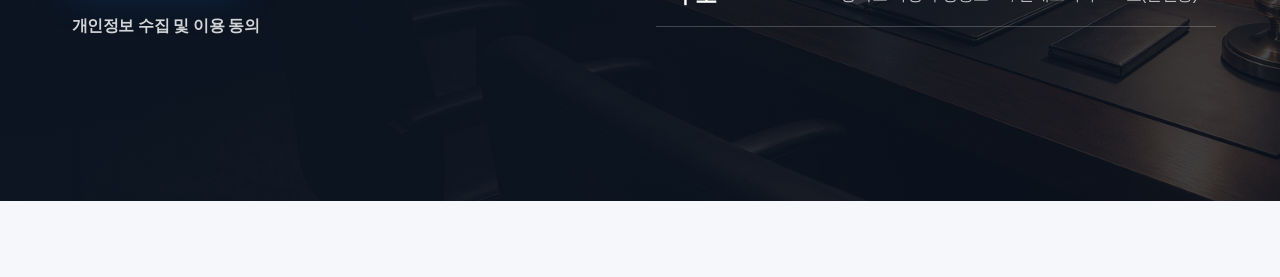
<file: about.html>
<!doctype html>
<html lang="ko">
<head>
  <meta charset="utf-8" />
  <meta name="viewport" content="width=device-width, initial-scale=1" />
    <title>법무사소개 | 화성 반월동 개인회생·파산 상담 | 권선기 사무소</title>
  <meta name="description" content="화성시 반월동 법무사 권선기 사무소 소개. 20년 경력과 2천 건 이상 상담·처리 경험을 바탕으로 개인회생, 개인파산, 채권추심·통장압류 상담을 안내합니다.">
  <meta name="author" content="법무사 권선기 사무소">
  <meta name="robots" content="index, follow, max-snippet:-1, max-image-preview:large">
  <meta name="format-detection" content="telephone=yes">
  <meta name="theme-color" content="#1769d1">
  <meta name="geo.region" content="KR-41">
  <meta name="geo.placename" content="경기도 화성시 반월동">
  <meta name="geo.position" content="37.2220;127.0600">
  <meta name="ICBM" content="37.2220, 127.0600">
  <link rel="canonical" href="https://dkrlgustlr.github.io/homepage_1/about.html">
  <link rel="alternate" hreflang="ko-KR" href="https://dkrlgustlr.github.io/homepage_1/about.html">
  <link rel="alternate" hreflang="x-default" href="https://dkrlgustlr.github.io/homepage_1/about.html">
  <meta property="og:type" content="website">
  <meta property="og:locale" content="ko_KR">
  <meta property="og:site_name" content="법무사 권선기 사무소">
  <meta property="og:title" content="법무사소개 | 화성 반월동 개인회생·파산 상담 | 권선기 사무소">
  <meta property="og:description" content="20년 경력의 법무사 권선기 사무소. 개인회생, 개인파산, 채권추심, 카드대금(카드값) 연체, 통장압류 상담을 안내합니다.">
  <meta property="og:url" content="https://dkrlgustlr.github.io/homepage_1/about.html">
  <meta property="og:image" content="https://dkrlgustlr.github.io/homepage_1/mockup_assets/hero_reference_law_office.png">
  <meta name="twitter:card" content="summary_large_image">
  <meta name="twitter:title" content="법무사소개 | 화성 반월동 개인회생·파산 상담 | 권선기 사무소">
  <meta name="twitter:description" content="20년 경력의 법무사 권선기 사무소. 개인회생, 개인파산, 채권추심, 카드대금(카드값) 연체, 통장압류 상담을 안내합니다.">
  <meta name="twitter:image" content="https://dkrlgustlr.github.io/homepage_1/mockup_assets/hero_reference_law_office.png">
  <script type="application/ld+json">
{
  "@context": "https://schema.org",
  "@graph": [
    {
      "@type": [
        "LegalService",
        "LocalBusiness"
      ],
      "@id": "https://dkrlgustlr.github.io/homepage_1/#legalservice",
      "name": "법무사 권선기 사무소",
      "description": "20년 경력과 2천 건 이상 상담·처리 경험을 바탕으로 개인회생, 개인파산, 채권추심, 카드대금(카드값) 연체, 통장압류 상담을 안내합니다.",
      "url": "https://dkrlgustlr.github.io/homepage_1/",
      "image": "https://dkrlgustlr.github.io/homepage_1/mockup_assets/hero_reference_law_office.png",
      "logo": "https://dkrlgustlr.github.io/homepage_1/mockup_assets/kwonseongi_logo_sharp_sides_same_size_transparent_trimmed_4x.png",
      "telephone": "+82-1588-5986",
      "faxNumber": "+82-504-470-9628",
      "priceRange": "상담 후 안내",
      "address": {
        "@type": "PostalAddress",
        "streetAddress": "영통로 59 현대프라자 205호",
        "addressLocality": "화성시",
        "addressRegion": "경기도",
        "addressCountry": "KR"
      },
      "areaServed": [
        {
          "@type": "Place",
          "name": "대한민국 전역"
        },
        {
          "@type": "Place",
          "name": "수원시"
        },
        {
          "@type": "Place",
          "name": "용인시"
        },
        {
          "@type": "Place",
          "name": "화성시"
        },
        {
          "@type": "Place",
          "name": "오산시"
        },
        {
          "@type": "Place",
          "name": "평택시"
        },
        {
          "@type": "Place",
          "name": "의왕시"
        },
        {
          "@type": "Place",
          "name": "안양시"
        },
        {
          "@type": "Place",
          "name": "군포시"
        }
      ],
      "employee": {
        "@type": "Person",
        "name": "권선기",
        "jobTitle": "법무사"
      },
      "knowsAbout": [
        "개인회생",
        "개인파산",
        "면책",
        "압류 대응",
        "채권추심 대응",
        "카드대금(카드값) 연체 상담",
        "통장압류 대응",
        "보정권고 대응",
        "직장인 채무",
        "자영업자 채무",
        "프리랜서·일용직 채무",
        "주식·코인·도박 채무 상담"
      ],
      "makesOffer": [
        {
          "@type": "Offer",
          "itemOffered": {
            "@type": "Service",
            "name": "개인회생 상담"
          }
        },
        {
          "@type": "Offer",
          "itemOffered": {
            "@type": "Service",
            "name": "개인파산 및 면책 상담"
          }
        },
        {
          "@type": "Offer",
          "itemOffered": {
            "@type": "Service",
            "name": "압류·추심 대응 상담"
          }
        },
        {
          "@type": "Offer",
          "itemOffered": {
            "@type": "Service",
            "name": "보정권고 대응 상담"
          }
        }
      ]
    },
    {
      "@type": "WebSite",
      "@id": "https://dkrlgustlr.github.io/homepage_1/#website",
      "url": "https://dkrlgustlr.github.io/homepage_1/",
      "name": "법무사 권선기 사무소",
      "inLanguage": "ko-KR",
      "publisher": {
        "@id": "https://dkrlgustlr.github.io/homepage_1/#legalservice"
      }
    },
    {
      "@type": "AboutPage",
      "@id": "https://dkrlgustlr.github.io/homepage_1/about.html#webpage",
      "url": "https://dkrlgustlr.github.io/homepage_1/about.html",
      "name": "법무사소개 | 화성 반월동 개인회생·파산 상담 | 권선기 사무소",
      "description": "화성시 반월동 법무사 권선기 사무소 소개. 20년 경력과 2천 건 이상 상담·처리 경험을 바탕으로 개인회생, 개인파산, 채권추심·통장압류 상담을 안내합니다.",
      "inLanguage": "ko-KR",
      "isPartOf": {
        "@id": "https://dkrlgustlr.github.io/homepage_1/#website"
      },
      "about": {
        "@id": "https://dkrlgustlr.github.io/homepage_1/#legalservice"
      },
      "primaryImageOfPage": {
        "@type": "ImageObject",
        "url": "https://dkrlgustlr.github.io/homepage_1/mockup_assets/hero_reference_law_office.png"
      },
      "dateModified": "2026-07-03"
    },
    {
      "@type": "BreadcrumbList",
      "@id": "https://dkrlgustlr.github.io/homepage_1/about.html#breadcrumb",
      "itemListElement": [
        {
          "@type": "ListItem",
          "position": 1,
          "name": "홈",
          "item": "https://dkrlgustlr.github.io/homepage_1/"
        },
        {
          "@type": "ListItem",
          "position": 2,
          "name": "법무사소개",
          "item": "https://dkrlgustlr.github.io/homepage_1/about.html"
        }
      ]
    }
  ]
}
  </script>
  <link rel="stylesheet" href="style.css?v=20260703-mobile48">
</head>
<body>
  <div class="page">
    <div data-include="header"></div>
    <noscript>
      <nav class="seo-fallback-nav" aria-label="주요 페이지"><a href="index.html">홈</a> <a href="about.html">법무사소개</a> <a href="cases.html">실제사례</a> <a href="knowledge.html">지식센터</a> <a href="consult.html">상담신청</a></nav>
    </noscript>
    <main class="subpage about-page">
      <section class="sub-hero">
        <div class="sub-hero-inner">
          <div class="sub-kicker">ABOUT KWONSEONKI OFFICE</div>
          <h1>20년 경력으로<br>채무 상황을 차분하게 정리합니다.</h1>
          <p>법무사 권선기 사무소는 개인회생, 개인파산, 면책, 채권추심·통장압류 대응 등 현재 상황에 맞는 법원 절차를 상담합니다.</p>
        </div>
      </section>

      <section class="sub-content">
        <div class="sub-section">
          <div class="sub-heading">
            <h2>법무사소개</h2>
          </div>
          <div class="sub-grid">
            <article class="sub-card">
              <div class="eyebrow">대표 법무사</div>
              <h3>권선기 법무사</h3>
              <p>20년 경력과 2천 건 이상 상담·처리 경험, 사무소 제공 자료 기준 95% 승률을 바탕으로 절차를 안내합니다.</p>
            </article>
            <article class="sub-card">
              <div class="eyebrow">상담 기준</div>
              <h3>긴급 상황부터 확인</h3>
              <p>채권추심, 카드대금(카드값) 연체, 통장압류처럼 먼저 대응해야 할 문제를 확인한 뒤 방향을 안내합니다.</p>
            </article>
            <article class="sub-card">
              <div class="eyebrow">상담 권역</div>
              <h3>직업과 원인별 상담</h3>
              <p>직장인, 자영업자, 프리랜서, 일용직과 주식·코인·도박 채무도 상황에 맞게 검토합니다.</p>
            </article>
          </div>
        </div>

        <div class="sub-section" id="office">
          <div class="sub-heading">
            <h2>사무소 정보</h2>
          </div>
          <table class="sub-table">
            <tbody>
              <tr><th>사무소명</th><td>법무사 권선기 사무소</td></tr>
              <tr><th>대표</th><td>권선기 법무사</td></tr>
              <tr><th>주소</th><td>경기도 화성시 영통로 59, 현대프라자 205호</td></tr>
              <tr><th>전화</th><td class="accent">1588-5986</td></tr>
              <tr><th>팩스</th><td>0504-470-9628</td></tr>
              <tr><th>상담 방식</th><td>전화상담 후 방문 상담</td></tr>
              <tr><th>상담 경험</th><td>2천 건 이상 상담·처리 경험</td></tr>
              <tr><th>주요 업무</th><td>개인회생·개인파산·면책, 채권추심·압류 대응</td></tr>
            </tbody>
          </table>
        </div>

        <section class="sub-section service-area-section" id="service-area">
          <div class="sub-heading">
            <h2>상담 권역</h2>
          </div>
          <p class="service-area-note">전국 상담이 가능하며, 아래 지역은 중점 안내 지역입니다.</p>
          <ul class="service-area-list" aria-label="주요 타겟 상담 지역">
            <li>수원시</li>
            <li>용인시</li>
            <li>화성시</li>
            <li>오산시</li>
            <li>평택시</li>
            <li>의왕시</li>
            <li>안양시</li>
            <li>군포시</li>
          </ul>
        </section>
      </section>
      <div data-include="footer"></div>
    </main>
  </div>
  <script src="layout.js?v=20260703-mobile45"></script>
</body>
</html>
</file>
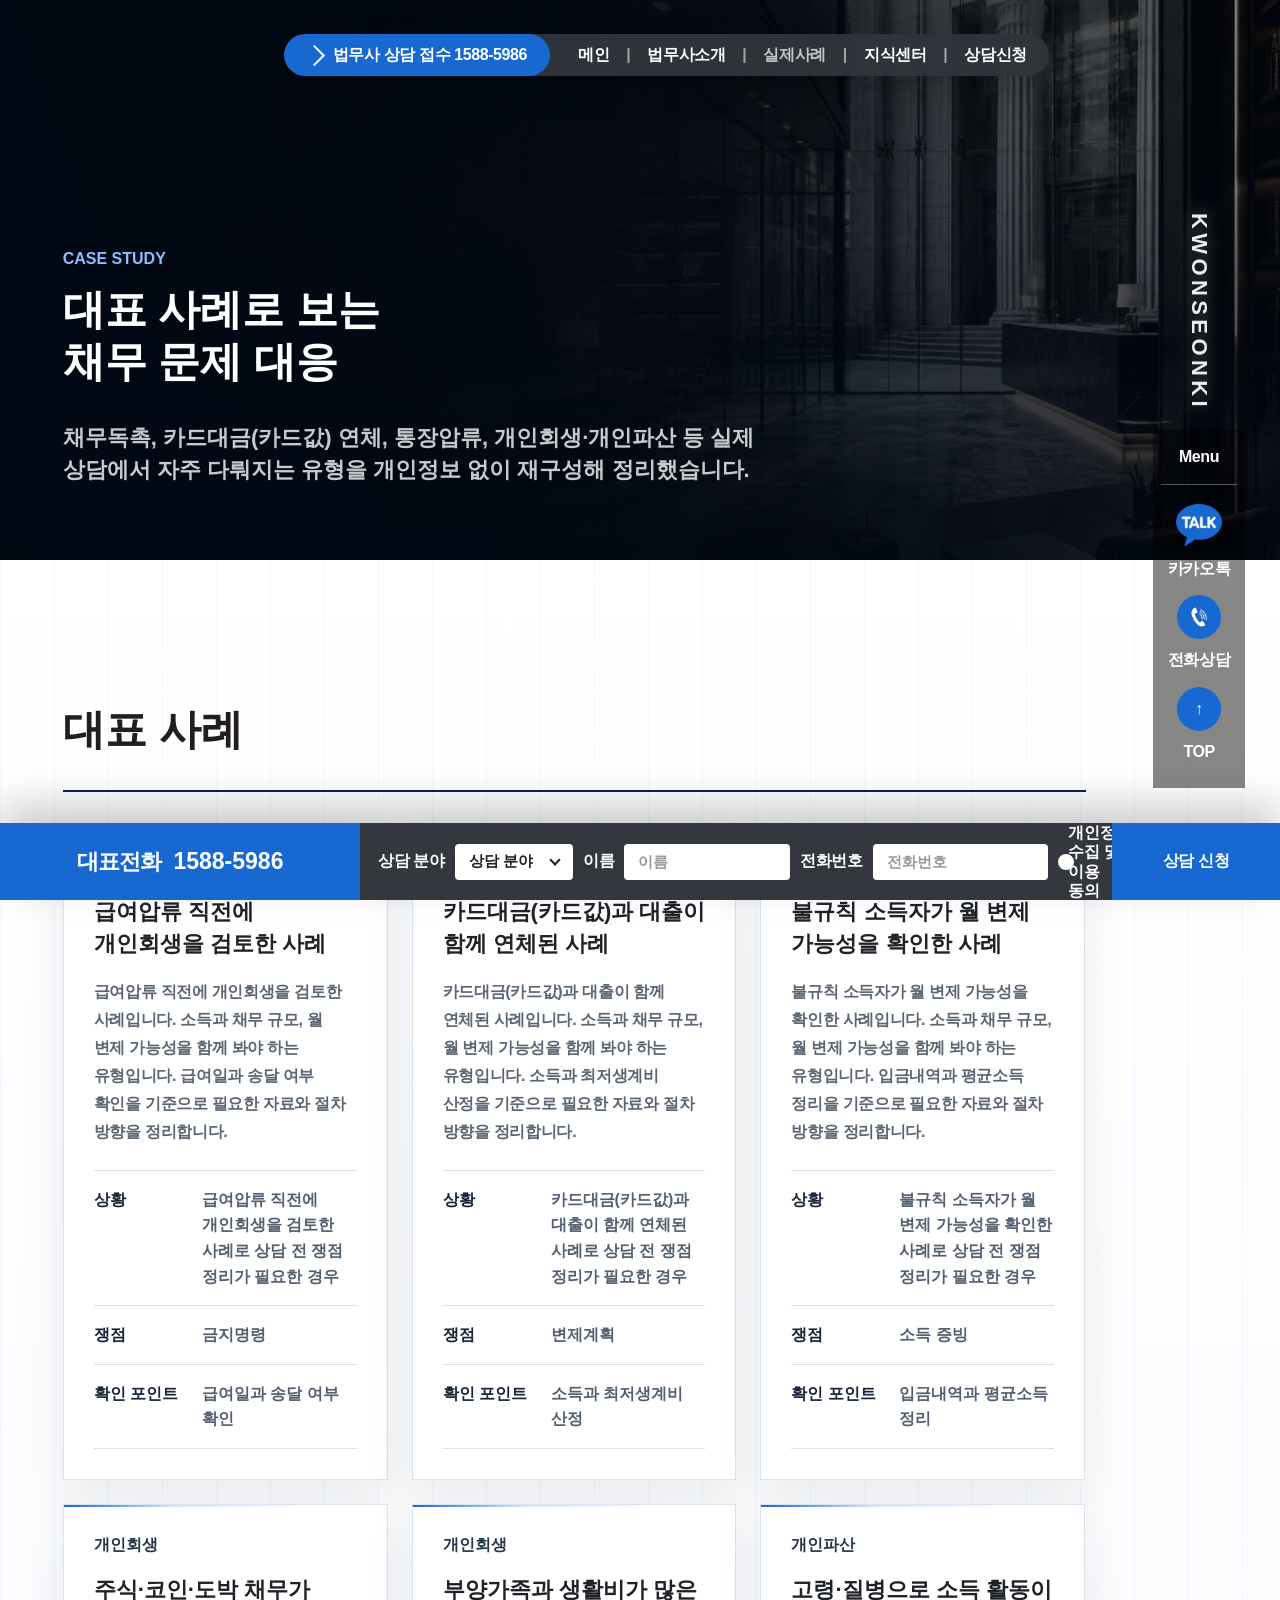
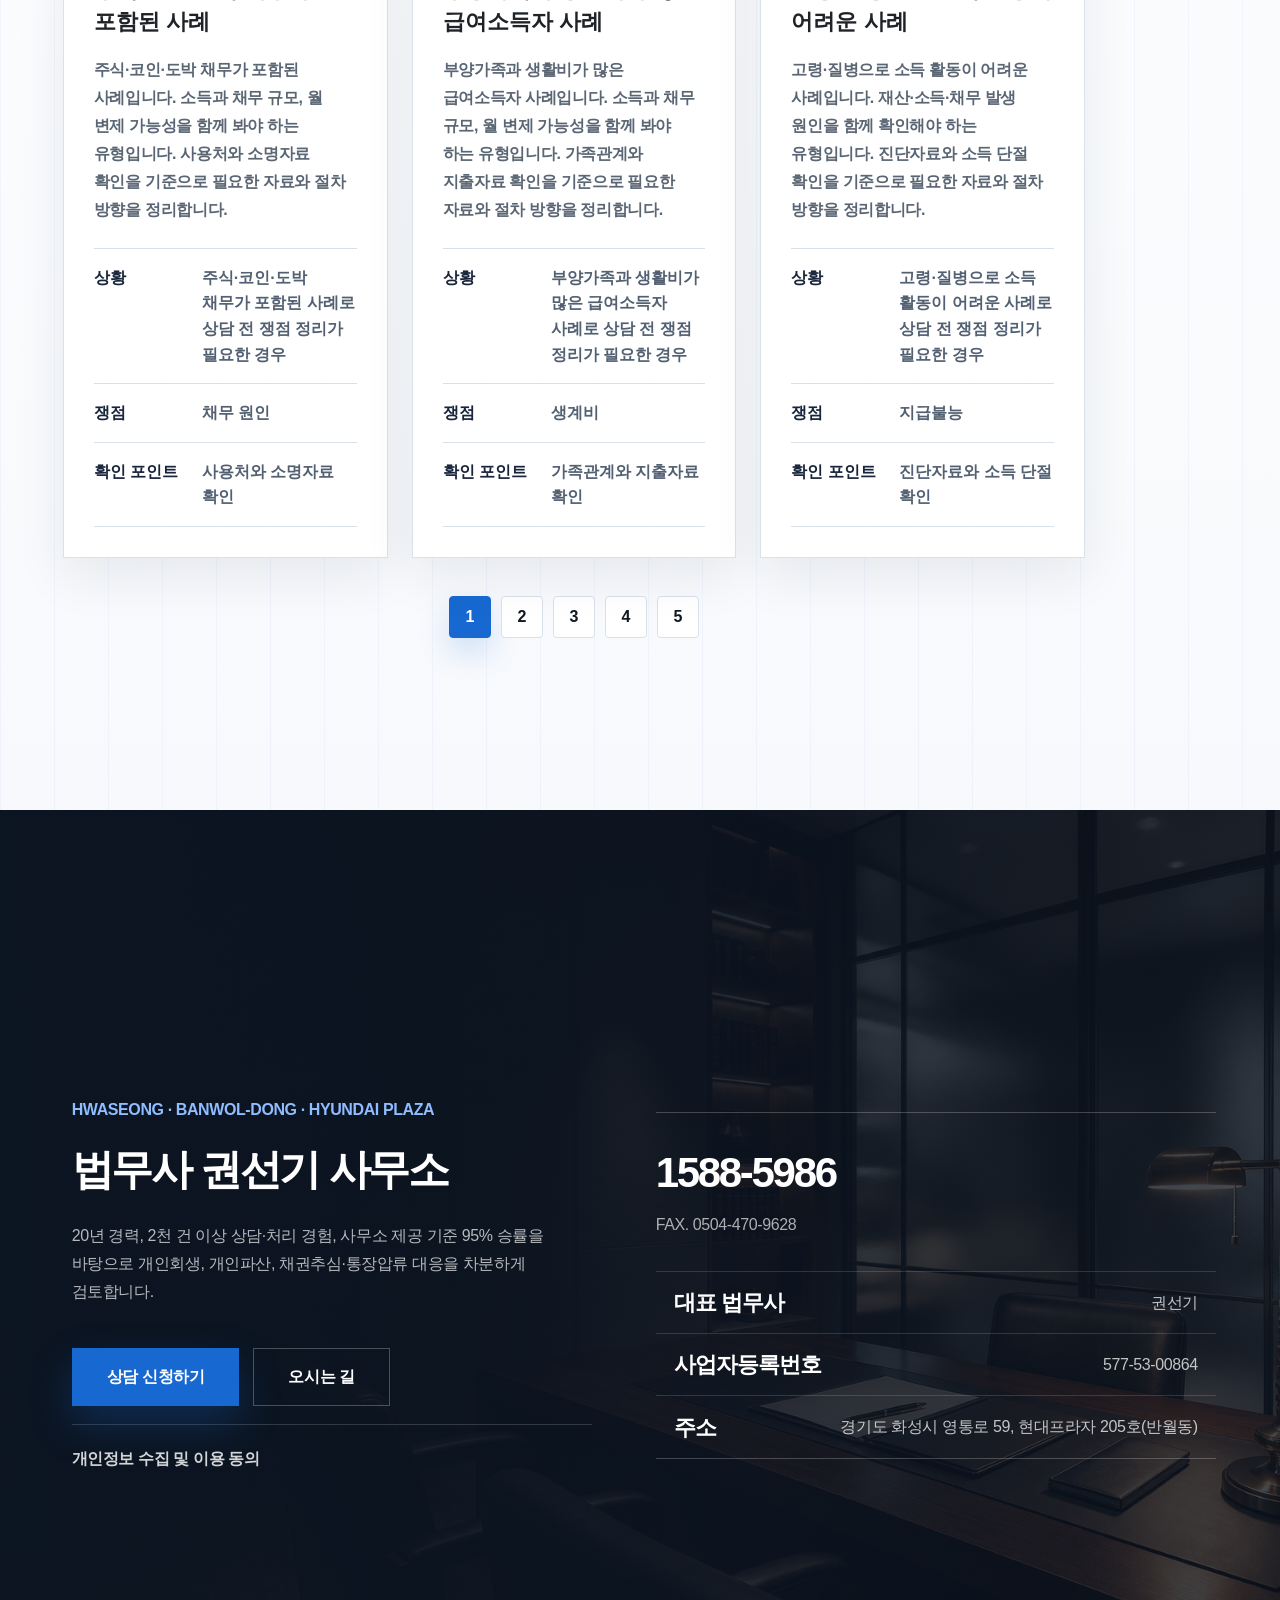
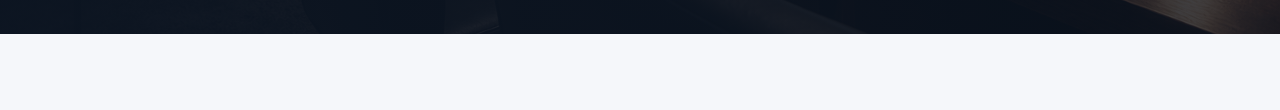
<file: cases.html>
<!doctype html>
<html lang="ko">
<head>
  <meta charset="utf-8" />
  <meta name="viewport" content="width=device-width, initial-scale=1" />
    <title>실제사례 | 채무 문제 대표 사례 정리 | 권선기 사무소</title>
  <meta name="description" content="개인회생, 개인파산, 채권추심, 카드대금(카드값) 연체, 통장압류, 보정권고 대응 등 자주 다뤄지는 채무 문제 대표 사례를 정리했습니다.">
  <meta name="author" content="법무사 권선기 사무소">
  <meta name="robots" content="index, follow, max-snippet:-1, max-image-preview:large">
  <meta name="format-detection" content="telephone=yes">
  <meta name="theme-color" content="#1769d1">
  <meta name="geo.region" content="KR-41">
  <meta name="geo.placename" content="경기도 화성시 반월동">
  <meta name="geo.position" content="37.2220;127.0600">
  <meta name="ICBM" content="37.2220, 127.0600">
  <link rel="canonical" href="https://dkrlgustlr.github.io/homepage_1/cases.html">
  <link rel="alternate" hreflang="ko-KR" href="https://dkrlgustlr.github.io/homepage_1/cases.html">
  <link rel="alternate" hreflang="x-default" href="https://dkrlgustlr.github.io/homepage_1/cases.html">
  <meta property="og:type" content="website">
  <meta property="og:locale" content="ko_KR">
  <meta property="og:site_name" content="법무사 권선기 사무소">
  <meta property="og:title" content="실제사례 | 채무 문제 대표 사례 정리 | 권선기 사무소">
  <meta property="og:description" content="채무독촉, 카드대금(카드값) 연체, 통장압류 등 자주 다뤄지는 대표 사례를 상황, 쟁점, 확인 포인트로 정리했습니다.">
  <meta property="og:url" content="https://dkrlgustlr.github.io/homepage_1/cases.html">
  <meta property="og:image" content="https://dkrlgustlr.github.io/homepage_1/mockup_assets/beommusa_case_bg_v2.png">
  <meta name="twitter:card" content="summary_large_image">
  <meta name="twitter:title" content="실제사례 | 채무 문제 대표 사례 정리 | 권선기 사무소">
  <meta name="twitter:description" content="채무독촉, 카드대금(카드값) 연체, 통장압류 등 자주 다뤄지는 대표 사례를 상황, 쟁점, 확인 포인트로 정리했습니다.">
  <meta name="twitter:image" content="https://dkrlgustlr.github.io/homepage_1/mockup_assets/beommusa_case_bg_v2.png">
  <script type="application/ld+json">
{
  "@context": "https://schema.org",
  "@graph": [
    {
      "@type": [
        "LegalService",
        "LocalBusiness"
      ],
      "@id": "https://dkrlgustlr.github.io/homepage_1/#legalservice",
      "name": "법무사 권선기 사무소",
      "description": "20년 경력과 2천 건 이상 상담·처리 경험을 바탕으로 개인회생, 개인파산, 채권추심, 카드대금(카드값) 연체, 통장압류 상담을 안내합니다.",
      "url": "https://dkrlgustlr.github.io/homepage_1/",
      "image": "https://dkrlgustlr.github.io/homepage_1/mockup_assets/hero_reference_law_office.png",
      "logo": "https://dkrlgustlr.github.io/homepage_1/mockup_assets/kwonseongi_logo_sharp_sides_same_size_transparent_trimmed_4x.png",
      "telephone": "+82-1588-5986",
      "faxNumber": "+82-504-470-9628",
      "priceRange": "상담 후 안내",
      "address": {
        "@type": "PostalAddress",
        "streetAddress": "영통로 59 현대프라자 205호",
        "addressLocality": "화성시",
        "addressRegion": "경기도",
        "addressCountry": "KR"
      },
      "areaServed": [
        {
          "@type": "Place",
          "name": "대한민국 전역"
        },
        {
          "@type": "Place",
          "name": "수원시"
        },
        {
          "@type": "Place",
          "name": "용인시"
        },
        {
          "@type": "Place",
          "name": "화성시"
        },
        {
          "@type": "Place",
          "name": "오산시"
        },
        {
          "@type": "Place",
          "name": "평택시"
        },
        {
          "@type": "Place",
          "name": "의왕시"
        },
        {
          "@type": "Place",
          "name": "안양시"
        },
        {
          "@type": "Place",
          "name": "군포시"
        }
      ],
      "employee": {
        "@type": "Person",
        "name": "권선기",
        "jobTitle": "법무사"
      },
      "knowsAbout": [
        "개인회생",
        "개인파산",
        "면책",
        "압류 대응",
        "채권추심 대응",
        "카드대금(카드값) 연체 상담",
        "통장압류 대응",
        "보정권고 대응",
        "직장인 채무",
        "자영업자 채무",
        "프리랜서·일용직 채무",
        "주식·코인·도박 채무 상담"
      ],
      "makesOffer": [
        {
          "@type": "Offer",
          "itemOffered": {
            "@type": "Service",
            "name": "개인회생 상담"
          }
        },
        {
          "@type": "Offer",
          "itemOffered": {
            "@type": "Service",
            "name": "개인파산 및 면책 상담"
          }
        },
        {
          "@type": "Offer",
          "itemOffered": {
            "@type": "Service",
            "name": "압류·추심 대응 상담"
          }
        },
        {
          "@type": "Offer",
          "itemOffered": {
            "@type": "Service",
            "name": "보정권고 대응 상담"
          }
        }
      ]
    },
    {
      "@type": "WebSite",
      "@id": "https://dkrlgustlr.github.io/homepage_1/#website",
      "url": "https://dkrlgustlr.github.io/homepage_1/",
      "name": "법무사 권선기 사무소",
      "inLanguage": "ko-KR",
      "publisher": {
        "@id": "https://dkrlgustlr.github.io/homepage_1/#legalservice"
      }
    },
    {
      "@type": "CollectionPage",
      "@id": "https://dkrlgustlr.github.io/homepage_1/cases.html#webpage",
      "url": "https://dkrlgustlr.github.io/homepage_1/cases.html",
      "name": "실제사례 | 채무 문제 대표 사례 정리 | 권선기 사무소",
      "description": "개인회생, 개인파산, 채권추심, 카드대금(카드값) 연체, 통장압류, 보정권고 대응 등 자주 다뤄지는 채무 문제 대표 사례를 정리했습니다.",
      "inLanguage": "ko-KR",
      "isPartOf": {
        "@id": "https://dkrlgustlr.github.io/homepage_1/#website"
      },
      "about": {
        "@id": "https://dkrlgustlr.github.io/homepage_1/#legalservice"
      },
      "primaryImageOfPage": {
        "@type": "ImageObject",
        "url": "https://dkrlgustlr.github.io/homepage_1/mockup_assets/beommusa_case_bg_v2.png"
      },
      "dateModified": "2026-07-03"
    },
    {
      "@type": "BreadcrumbList",
      "@id": "https://dkrlgustlr.github.io/homepage_1/cases.html#breadcrumb",
      "itemListElement": [
        {
          "@type": "ListItem",
          "position": 1,
          "name": "홈",
          "item": "https://dkrlgustlr.github.io/homepage_1/"
        },
        {
          "@type": "ListItem",
          "position": 2,
          "name": "실제사례",
          "item": "https://dkrlgustlr.github.io/homepage_1/cases.html"
        }
      ]
    },
    {
      "@type": "ItemList",
      "@id": "https://dkrlgustlr.github.io/homepage_1/cases.html#case-list",
      "name": "채무 문제 대표 사례",
      "itemListElement": [
        {
          "@type": "ListItem",
          "position": 1,
          "item": {
            "@type": "CreativeWork",
            "@id": "https://dkrlgustlr.github.io/homepage_1/cases.html#case-wage-seizure",
            "name": "급여압류 직전에 개인회생을 검토한 사례",
            "description": "급여압류 직전에 개인회생을 검토한 사례입니다. 소득과 채무 규모, 월 변제 가능성을 함께 봐야 하는 유형입니다. 급여일과 송달 여부 확인을 기준으로 필요한 자료와 절차 방향을 정리합니다. 핵심 확인 포인트는 급여일과 송달 여부 확인입니다.",
            "url": "https://dkrlgustlr.github.io/homepage_1/cases.html#case-wage-seizure",
            "about": [
              "개인회생",
              "금지명령",
              "급여일과 송달 여부 확인"
            ],
            "provider": {
              "@id": "https://dkrlgustlr.github.io/homepage_1/#legalservice"
            },
            "inLanguage": "ko-KR"
          }
        },
        {
          "@type": "ListItem",
          "position": 2,
          "item": {
            "@type": "CreativeWork",
            "@id": "https://dkrlgustlr.github.io/homepage_1/cases.html#case-recovery-card-loan-overdue",
            "name": "카드대금(카드값)과 대출이 함께 연체된 사례",
            "description": "카드대금(카드값)과 대출이 함께 연체된 사례입니다. 소득과 채무 규모, 월 변제 가능성을 함께 봐야 하는 유형입니다. 소득과 최저생계비 산정을 기준으로 필요한 자료와 절차 방향을 정리합니다. 핵심 확인 포인트는 소득과 최저생계비 산정입니다.",
            "url": "https://dkrlgustlr.github.io/homepage_1/cases.html#case-recovery-card-loan-overdue",
            "about": [
              "개인회생",
              "변제계획",
              "소득과 최저생계비 산정"
            ],
            "provider": {
              "@id": "https://dkrlgustlr.github.io/homepage_1/#legalservice"
            },
            "inLanguage": "ko-KR"
          }
        },
        {
          "@type": "ListItem",
          "position": 3,
          "item": {
            "@type": "CreativeWork",
            "@id": "https://dkrlgustlr.github.io/homepage_1/cases.html#case-recovery-irregular-income",
            "name": "불규칙 소득자가 월 변제 가능성을 확인한 사례",
            "description": "불규칙 소득자가 월 변제 가능성을 확인한 사례입니다. 소득과 채무 규모, 월 변제 가능성을 함께 봐야 하는 유형입니다. 입금내역과 평균소득 정리을 기준으로 필요한 자료와 절차 방향을 정리합니다. 핵심 확인 포인트는 입금내역과 평균소득 정리입니다.",
            "url": "https://dkrlgustlr.github.io/homepage_1/cases.html#case-recovery-irregular-income",
            "about": [
              "개인회생",
              "소득 증빙",
              "입금내역과 평균소득 정리"
            ],
            "provider": {
              "@id": "https://dkrlgustlr.github.io/homepage_1/#legalservice"
            },
            "inLanguage": "ko-KR"
          }
        },
        {
          "@type": "ListItem",
          "position": 4,
          "item": {
            "@type": "CreativeWork",
            "@id": "https://dkrlgustlr.github.io/homepage_1/cases.html#case-recovery-speculative-debt",
            "name": "주식·코인·도박 채무가 포함된 사례",
            "description": "주식·코인·도박 채무가 포함된 사례입니다. 소득과 채무 규모, 월 변제 가능성을 함께 봐야 하는 유형입니다. 사용처와 소명자료 확인을 기준으로 필요한 자료와 절차 방향을 정리합니다. 핵심 확인 포인트는 사용처와 소명자료 확인입니다.",
            "url": "https://dkrlgustlr.github.io/homepage_1/cases.html#case-recovery-speculative-debt",
            "about": [
              "개인회생",
              "채무 원인",
              "사용처와 소명자료 확인"
            ],
            "provider": {
              "@id": "https://dkrlgustlr.github.io/homepage_1/#legalservice"
            },
            "inLanguage": "ko-KR"
          }
        },
        {
          "@type": "ListItem",
          "position": 5,
          "item": {
            "@type": "CreativeWork",
            "@id": "https://dkrlgustlr.github.io/homepage_1/cases.html#case-recovery-family-living-cost",
            "name": "부양가족과 생활비가 많은 급여소득자 사례",
            "description": "부양가족과 생활비가 많은 급여소득자 사례입니다. 소득과 채무 규모, 월 변제 가능성을 함께 봐야 하는 유형입니다. 가족관계와 지출자료 확인을 기준으로 필요한 자료와 절차 방향을 정리합니다. 핵심 확인 포인트는 가족관계와 지출자료 확인입니다.",
            "url": "https://dkrlgustlr.github.io/homepage_1/cases.html#case-recovery-family-living-cost",
            "about": [
              "개인회생",
              "생계비",
              "가족관계와 지출자료 확인"
            ],
            "provider": {
              "@id": "https://dkrlgustlr.github.io/homepage_1/#legalservice"
            },
            "inLanguage": "ko-KR"
          }
        },
        {
          "@type": "ListItem",
          "position": 6,
          "item": {
            "@type": "CreativeWork",
            "@id": "https://dkrlgustlr.github.io/homepage_1/cases.html#case-bankruptcy-discharge",
            "name": "고령·질병으로 소득 활동이 어려운 사례",
            "description": "고령·질병으로 소득 활동이 어려운 사례입니다. 재산·소득·채무 발생 원인을 함께 확인해야 하는 유형입니다. 진단자료와 소득 단절 확인을 기준으로 필요한 자료와 절차 방향을 정리합니다. 핵심 확인 포인트는 진단자료와 소득 단절 확인입니다.",
            "url": "https://dkrlgustlr.github.io/homepage_1/cases.html#case-bankruptcy-discharge",
            "about": [
              "개인파산",
              "지급불능",
              "진단자료와 소득 단절 확인"
            ],
            "provider": {
              "@id": "https://dkrlgustlr.github.io/homepage_1/#legalservice"
            },
            "inLanguage": "ko-KR"
          }
        },
        {
          "@type": "ListItem",
          "position": 7,
          "item": {
            "@type": "CreativeWork",
            "@id": "https://dkrlgustlr.github.io/homepage_1/cases.html#case-bankruptcy-long-term-overdue",
            "name": "장기연체 후 채무 규모가 커진 사례",
            "description": "장기연체 후 채무 규모가 커진 사례입니다. 재산·소득·채무 발생 원인을 함께 확인해야 하는 유형입니다. 부동산·차량·예금자료 확인을 기준으로 필요한 자료와 절차 방향을 정리합니다. 핵심 확인 포인트는 부동산·차량·예금자료 확인입니다.",
            "url": "https://dkrlgustlr.github.io/homepage_1/cases.html#case-bankruptcy-long-term-overdue",
            "about": [
              "개인파산",
              "재산 조사",
              "부동산·차량·예금자료 확인"
            ],
            "provider": {
              "@id": "https://dkrlgustlr.github.io/homepage_1/#legalservice"
            },
            "inLanguage": "ko-KR"
          }
        },
        {
          "@type": "ListItem",
          "position": 8,
          "item": {
            "@type": "CreativeWork",
            "@id": "https://dkrlgustlr.github.io/homepage_1/cases.html#case-bankruptcy-recent-loans",
            "name": "최근 대출과 카드사용이 문제 된 사례",
            "description": "최근 대출과 카드사용이 문제 된 사례입니다. 재산·소득·채무 발생 원인을 함께 확인해야 하는 유형입니다. 사용처와 시기별 거래 확인을 기준으로 필요한 자료와 절차 방향을 정리합니다. 핵심 확인 포인트는 사용처와 시기별 거래 확인입니다.",
            "url": "https://dkrlgustlr.github.io/homepage_1/cases.html#case-bankruptcy-recent-loans",
            "about": [
              "개인파산",
              "면책 사유",
              "사용처와 시기별 거래 확인"
            ],
            "provider": {
              "@id": "https://dkrlgustlr.github.io/homepage_1/#legalservice"
            },
            "inLanguage": "ko-KR"
          }
        },
        {
          "@type": "ListItem",
          "position": 9,
          "item": {
            "@type": "CreativeWork",
            "@id": "https://dkrlgustlr.github.io/homepage_1/cases.html#case-bankruptcy-family-account",
            "name": "가족 명의 거래가 섞여 있는 사례",
            "description": "가족 명의 거래가 섞여 있는 사례입니다. 재산·소득·채무 발생 원인을 함께 확인해야 하는 유형입니다. 계좌 흐름과 명의 관계 확인을 기준으로 필요한 자료와 절차 방향을 정리합니다. 핵심 확인 포인트는 계좌 흐름과 명의 관계 확인입니다.",
            "url": "https://dkrlgustlr.github.io/homepage_1/cases.html#case-bankruptcy-family-account",
            "about": [
              "개인파산",
              "재산 귀속",
              "계좌 흐름과 명의 관계 확인"
            ],
            "provider": {
              "@id": "https://dkrlgustlr.github.io/homepage_1/#legalservice"
            },
            "inLanguage": "ko-KR"
          }
        },
        {
          "@type": "ListItem",
          "position": 10,
          "item": {
            "@type": "CreativeWork",
            "@id": "https://dkrlgustlr.github.io/homepage_1/cases.html#case-bankruptcy-after-closure",
            "name": "폐업 이후 생활비 채무가 남은 사례",
            "description": "폐업 이후 생활비 채무가 남은 사례입니다. 재산·소득·채무 발생 원인을 함께 확인해야 하는 유형입니다. 폐업자료와 생계비 자료 확인을 기준으로 필요한 자료와 절차 방향을 정리합니다. 핵심 확인 포인트는 폐업자료와 생계비 자료 확인입니다.",
            "url": "https://dkrlgustlr.github.io/homepage_1/cases.html#case-bankruptcy-after-closure",
            "about": [
              "개인파산",
              "채무 원인",
              "폐업자료와 생계비 자료 확인"
            ],
            "provider": {
              "@id": "https://dkrlgustlr.github.io/homepage_1/#legalservice"
            },
            "inLanguage": "ko-KR"
          }
        },
        {
          "@type": "ListItem",
          "position": 11,
          "item": {
            "@type": "CreativeWork",
            "@id": "https://dkrlgustlr.github.io/homepage_1/cases.html#case-seizure-warning-recovery",
            "name": "통장압류 예고를 받은 뒤 개인회생을 검토한 사례",
            "description": "통장압류 예고를 받은 뒤 개인회생을 검토한 사례입니다. 송달 단계와 압류 범위, 채권자별 조치 순서를 빠르게 구분해야 하는 유형입니다. 송달 여부와 생계비 보호 가능성을 기준으로 필요한 자료와 절차 방향을 정리합니다. 핵심 확인 포인트는 송달 여부와 생계비 보호 가능성입니다.",
            "url": "https://dkrlgustlr.github.io/homepage_1/cases.html#case-seizure-warning-recovery",
            "about": [
              "압류·추심 대응",
              "압류 범위",
              "송달 여부와 생계비 보호 가능성"
            ],
            "provider": {
              "@id": "https://dkrlgustlr.github.io/homepage_1/#legalservice"
            },
            "inLanguage": "ko-KR"
          }
        },
        {
          "@type": "ListItem",
          "position": 12,
          "item": {
            "@type": "CreativeWork",
            "@id": "https://dkrlgustlr.github.io/homepage_1/cases.html#case-card-overdue",
            "name": "채권추심 문자와 전화가 반복된 사례",
            "description": "채권추심 문자와 전화가 반복된 사례입니다. 송달 단계와 압류 범위, 채권자별 조치 순서를 빠르게 구분해야 하는 유형입니다. 채권 양도와 법원 절차 확인을 기준으로 필요한 자료와 절차 방향을 정리합니다. 핵심 확인 포인트는 채권 양도와 법원 절차 확인입니다.",
            "url": "https://dkrlgustlr.github.io/homepage_1/cases.html#case-card-overdue",
            "about": [
              "압류·추심 대응",
              "추심 주체",
              "채권 양도와 법원 절차 확인"
            ],
            "provider": {
              "@id": "https://dkrlgustlr.github.io/homepage_1/#legalservice"
            },
            "inLanguage": "ko-KR"
          }
        },
        {
          "@type": "ListItem",
          "position": 13,
          "item": {
            "@type": "CreativeWork",
            "@id": "https://dkrlgustlr.github.io/homepage_1/cases.html#case-seizure-wage-notice",
            "name": "급여압류가 회사로 송달될까 걱정한 사례",
            "description": "급여압류가 회사로 송달될까 걱정한 사례입니다. 송달 단계와 압류 범위, 채권자별 조치 순서를 빠르게 구분해야 하는 유형입니다. 급여일과 채권자별 조치 확인을 기준으로 필요한 자료와 절차 방향을 정리합니다. 핵심 확인 포인트는 급여일과 채권자별 조치 확인입니다.",
            "url": "https://dkrlgustlr.github.io/homepage_1/cases.html#case-seizure-wage-notice",
            "about": [
              "압류·추심 대응",
              "송달 단계",
              "급여일과 채권자별 조치 확인"
            ],
            "provider": {
              "@id": "https://dkrlgustlr.github.io/homepage_1/#legalservice"
            },
            "inLanguage": "ko-KR"
          }
        },
        {
          "@type": "ListItem",
          "position": 14,
          "item": {
            "@type": "CreativeWork",
            "@id": "https://dkrlgustlr.github.io/homepage_1/cases.html#case-frozen-account",
            "name": "압류된 계좌에서 생활비 확보를 검토한 사례",
            "description": "압류된 계좌에서 생활비 확보를 검토한 사례입니다. 송달 단계와 압류 범위, 채권자별 조치 순서를 빠르게 구분해야 하는 유형입니다. 입금 출처와 필요 생활비 자료을 기준으로 필요한 자료와 절차 방향을 정리합니다. 핵심 확인 포인트는 입금 출처와 필요 생활비 자료입니다.",
            "url": "https://dkrlgustlr.github.io/homepage_1/cases.html#case-frozen-account",
            "about": [
              "압류·추심 대응",
              "압류금지채권",
              "입금 출처와 필요 생활비 자료"
            ],
            "provider": {
              "@id": "https://dkrlgustlr.github.io/homepage_1/#legalservice"
            },
            "inLanguage": "ko-KR"
          }
        },
        {
          "@type": "ListItem",
          "position": 15,
          "item": {
            "@type": "CreativeWork",
            "@id": "https://dkrlgustlr.github.io/homepage_1/cases.html#case-payment-order-objection",
            "name": "지급명령을 받고 이의신청 기간을 확인한 사례",
            "description": "지급명령을 받고 이의신청 기간을 확인한 사례입니다. 송달 단계와 압류 범위, 채권자별 조치 순서를 빠르게 구분해야 하는 유형입니다. 송달일과 채무 인정 여부을 기준으로 필요한 자료와 절차 방향을 정리합니다. 핵심 확인 포인트는 송달일과 채무 인정 여부입니다.",
            "url": "https://dkrlgustlr.github.io/homepage_1/cases.html#case-payment-order-objection",
            "about": [
              "압류·추심 대응",
              "기한 관리",
              "송달일과 채무 인정 여부"
            ],
            "provider": {
              "@id": "https://dkrlgustlr.github.io/homepage_1/#legalservice"
            },
            "inLanguage": "ko-KR"
          }
        },
        {
          "@type": "ListItem",
          "position": 16,
          "item": {
            "@type": "CreativeWork",
            "@id": "https://dkrlgustlr.github.io/homepage_1/cases.html#case-worker-card-payment",
            "name": "월급 대부분이 카드대금(카드값)으로 빠져나간 사례",
            "description": "월급 대부분이 카드대금(카드값)으로 빠져나간 사례입니다. 급여 흐름과 직장 통지 가능성, 생활비 보호를 함께 살펴야 하는 유형입니다. 급여명세와 고정지출 확인을 기준으로 필요한 자료와 절차 방향을 정리합니다. 핵심 확인 포인트는 급여명세와 고정지출 확인입니다.",
            "url": "https://dkrlgustlr.github.io/homepage_1/cases.html#case-worker-card-payment",
            "about": [
              "직장인 채무",
              "가용소득",
              "급여명세와 고정지출 확인"
            ],
            "provider": {
              "@id": "https://dkrlgustlr.github.io/homepage_1/#legalservice"
            },
            "inLanguage": "ko-KR"
          }
        },
        {
          "@type": "ListItem",
          "position": 17,
          "item": {
            "@type": "CreativeWork",
            "@id": "https://dkrlgustlr.github.io/homepage_1/cases.html#case-worker-wage-notice",
            "name": "회사로 급여압류 통지가 갈까 걱정한 사례",
            "description": "회사로 급여압류 통지가 갈까 걱정한 사례입니다. 급여 흐름과 직장 통지 가능성, 생활비 보호를 함께 살펴야 하는 유형입니다. 송달 단계와 채권자 확인을 기준으로 필요한 자료와 절차 방향을 정리합니다. 핵심 확인 포인트는 송달 단계와 채권자 확인입니다.",
            "url": "https://dkrlgustlr.github.io/homepage_1/cases.html#case-worker-wage-notice",
            "about": [
              "직장인 채무",
              "직장 통지",
              "송달 단계와 채권자 확인"
            ],
            "provider": {
              "@id": "https://dkrlgustlr.github.io/homepage_1/#legalservice"
            },
            "inLanguage": "ko-KR"
          }
        },
        {
          "@type": "ListItem",
          "position": 18,
          "item": {
            "@type": "CreativeWork",
            "@id": "https://dkrlgustlr.github.io/homepage_1/cases.html#case-worker-guarantee-debt",
            "name": "대출과 보증채무가 함께 있는 사례",
            "description": "대출과 보증채무가 함께 있는 사례입니다. 급여 흐름과 직장 통지 가능성, 생활비 보호를 함께 살펴야 하는 유형입니다. 본인채무와 보증책임 구분을 기준으로 필요한 자료와 절차 방향을 정리합니다. 핵심 확인 포인트는 본인채무와 보증책임 구분입니다.",
            "url": "https://dkrlgustlr.github.io/homepage_1/cases.html#case-worker-guarantee-debt",
            "about": [
              "직장인 채무",
              "채무 분류",
              "본인채무와 보증책임 구분"
            ],
            "provider": {
              "@id": "https://dkrlgustlr.github.io/homepage_1/#legalservice"
            },
            "inLanguage": "ko-KR"
          }
        },
        {
          "@type": "ListItem",
          "position": 19,
          "item": {
            "@type": "CreativeWork",
            "@id": "https://dkrlgustlr.github.io/homepage_1/cases.html#case-worker-side-income",
            "name": "프리랜서 부업 소득이 함께 있는 사례",
            "description": "프리랜서 부업 소득이 함께 있는 사례입니다. 급여 흐름과 직장 통지 가능성, 생활비 보호를 함께 살펴야 하는 유형입니다. 입금내역과 계약자료 확인을 기준으로 필요한 자료와 절차 방향을 정리합니다. 핵심 확인 포인트는 입금내역과 계약자료 확인입니다.",
            "url": "https://dkrlgustlr.github.io/homepage_1/cases.html#case-worker-side-income",
            "about": [
              "직장인 채무",
              "소득 산정",
              "입금내역과 계약자료 확인"
            ],
            "provider": {
              "@id": "https://dkrlgustlr.github.io/homepage_1/#legalservice"
            },
            "inLanguage": "ko-KR"
          }
        },
        {
          "@type": "ListItem",
          "position": 20,
          "item": {
            "@type": "CreativeWork",
            "@id": "https://dkrlgustlr.github.io/homepage_1/cases.html#case-worker-new-job-income",
            "name": "이직 직후 소득자료가 부족한 사례",
            "description": "이직 직후 소득자료가 부족한 사례입니다. 급여 흐름과 직장 통지 가능성, 생활비 보호를 함께 살펴야 하는 유형입니다. 재직증명과 최근 입금내역 확인을 기준으로 필요한 자료와 절차 방향을 정리합니다. 핵심 확인 포인트는 재직증명과 최근 입금내역 확인입니다.",
            "url": "https://dkrlgustlr.github.io/homepage_1/cases.html#case-worker-new-job-income",
            "about": [
              "직장인 채무",
              "증빙 보완",
              "재직증명과 최근 입금내역 확인"
            ],
            "provider": {
              "@id": "https://dkrlgustlr.github.io/homepage_1/#legalservice"
            },
            "inLanguage": "ko-KR"
          }
        },
        {
          "@type": "ListItem",
          "position": 21,
          "item": {
            "@type": "CreativeWork",
            "@id": "https://dkrlgustlr.github.io/homepage_1/cases.html#case-business-closure",
            "name": "폐업 후 사업자대출과 카드채무가 남은 사례",
            "description": "폐업 후 사업자대출과 카드채무가 남은 사례입니다. 매출·비용·보증채무를 나누어 폐업 전후 정리 방향을 잡아야 하는 유형입니다. 부가세 신고와 매출내역 확인을 기준으로 필요한 자료와 절차 방향을 정리합니다. 핵심 확인 포인트는 부가세 신고와 매출내역 확인입니다.",
            "url": "https://dkrlgustlr.github.io/homepage_1/cases.html#case-business-closure",
            "about": [
              "자영업자 채무",
              "폐업자료",
              "부가세 신고와 매출내역 확인"
            ],
            "provider": {
              "@id": "https://dkrlgustlr.github.io/homepage_1/#legalservice"
            },
            "inLanguage": "ko-KR"
          }
        },
        {
          "@type": "ListItem",
          "position": 22,
          "item": {
            "@type": "CreativeWork",
            "@id": "https://dkrlgustlr.github.io/homepage_1/cases.html#case-business-guarantee-debt",
            "name": "보증채무와 개인채무가 섞인 사례",
            "description": "보증채무와 개인채무가 섞인 사례입니다. 매출·비용·보증채무를 나누어 폐업 전후 정리 방향을 잡아야 하는 유형입니다. 보증계약과 채권자 구분을 기준으로 필요한 자료와 절차 방향을 정리합니다. 핵심 확인 포인트는 보증계약과 채권자 구분입니다.",
            "url": "https://dkrlgustlr.github.io/homepage_1/cases.html#case-business-guarantee-debt",
            "about": [
              "자영업자 채무",
              "책임 범위",
              "보증계약과 채권자 구분"
            ],
            "provider": {
              "@id": "https://dkrlgustlr.github.io/homepage_1/#legalservice"
            },
            "inLanguage": "ko-KR"
          }
        },
        {
          "@type": "ListItem",
          "position": 23,
          "item": {
            "@type": "CreativeWork",
            "@id": "https://dkrlgustlr.github.io/homepage_1/cases.html#case-business-variable-income",
            "name": "매출 변동이 커 변제금 산정이 어려운 사례",
            "description": "매출 변동이 커 변제금 산정이 어려운 사례입니다. 매출·비용·보증채무를 나누어 폐업 전후 정리 방향을 잡아야 하는 유형입니다. 통장 입금과 비용자료 확인을 기준으로 필요한 자료와 절차 방향을 정리합니다. 핵심 확인 포인트는 통장 입금과 비용자료 확인입니다.",
            "url": "https://dkrlgustlr.github.io/homepage_1/cases.html#case-business-variable-income",
            "about": [
              "자영업자 채무",
              "평균소득",
              "통장 입금과 비용자료 확인"
            ],
            "provider": {
              "@id": "https://dkrlgustlr.github.io/homepage_1/#legalservice"
            },
            "inLanguage": "ko-KR"
          }
        },
        {
          "@type": "ListItem",
          "position": 24,
          "item": {
            "@type": "CreativeWork",
            "@id": "https://dkrlgustlr.github.io/homepage_1/cases.html#case-business-account-seizure",
            "name": "사업자 계좌 압류가 우려된 사례",
            "description": "사업자 계좌 압류가 우려된 사례입니다. 매출·비용·보증채무를 나누어 폐업 전후 정리 방향을 잡아야 하는 유형입니다. 거래처 입금과 필수지출 확인을 기준으로 필요한 자료와 절차 방향을 정리합니다. 핵심 확인 포인트는 거래처 입금과 필수지출 확인입니다.",
            "url": "https://dkrlgustlr.github.io/homepage_1/cases.html#case-business-account-seizure",
            "about": [
              "자영업자 채무",
              "계좌 압류",
              "거래처 입금과 필수지출 확인"
            ],
            "provider": {
              "@id": "https://dkrlgustlr.github.io/homepage_1/#legalservice"
            },
            "inLanguage": "ko-KR"
          }
        },
        {
          "@type": "ListItem",
          "position": 25,
          "item": {
            "@type": "CreativeWork",
            "@id": "https://dkrlgustlr.github.io/homepage_1/cases.html#case-business-inventory-deposit",
            "name": "폐업 전 재고와 임대차보증금이 남은 사례",
            "description": "폐업 전 재고와 임대차보증금이 남은 사례입니다. 매출·비용·보증채무를 나누어 폐업 전후 정리 방향을 잡아야 하는 유형입니다. 보증금·재고·비품자료 확인을 기준으로 필요한 자료와 절차 방향을 정리합니다. 핵심 확인 포인트는 보증금·재고·비품자료 확인입니다.",
            "url": "https://dkrlgustlr.github.io/homepage_1/cases.html#case-business-inventory-deposit",
            "about": [
              "자영업자 채무",
              "재산 평가",
              "보증금·재고·비품자료 확인"
            ],
            "provider": {
              "@id": "https://dkrlgustlr.github.io/homepage_1/#legalservice"
            },
            "inLanguage": "ko-KR"
          }
        },
        {
          "@type": "ListItem",
          "position": 26,
          "item": {
            "@type": "CreativeWork",
            "@id": "https://dkrlgustlr.github.io/homepage_1/cases.html#case-correction-order",
            "name": "소득자료 누락으로 보완이 필요한 사례",
            "description": "소득자료 누락으로 보완이 필요한 사례입니다. 법원 요청사항과 제출기한을 기준으로 누락 자료를 보완해야 하는 유형입니다. 급여·입금내역 추가 정리을 기준으로 필요한 자료와 절차 방향을 정리합니다. 핵심 확인 포인트는 급여·입금내역 추가 정리입니다.",
            "url": "https://dkrlgustlr.github.io/homepage_1/cases.html#case-correction-order",
            "about": [
              "보정권고 대응",
              "소득 증빙",
              "급여·입금내역 추가 정리"
            ],
            "provider": {
              "@id": "https://dkrlgustlr.github.io/homepage_1/#legalservice"
            },
            "inLanguage": "ko-KR"
          }
        },
        {
          "@type": "ListItem",
          "position": 27,
          "item": {
            "@type": "CreativeWork",
            "@id": "https://dkrlgustlr.github.io/homepage_1/cases.html#case-correction-asset-list",
            "name": "재산목록 누락 항목이 확인된 사례",
            "description": "재산목록 누락 항목이 확인된 사례입니다. 법원 요청사항과 제출기한을 기준으로 누락 자료를 보완해야 하는 유형입니다. 예금·보험·차량자료 확인을 기준으로 필요한 자료와 절차 방향을 정리합니다. 핵심 확인 포인트는 예금·보험·차량자료 확인입니다.",
            "url": "https://dkrlgustlr.github.io/homepage_1/cases.html#case-correction-asset-list",
            "about": [
              "보정권고 대응",
              "재산자료",
              "예금·보험·차량자료 확인"
            ],
            "provider": {
              "@id": "https://dkrlgustlr.github.io/homepage_1/#legalservice"
            },
            "inLanguage": "ko-KR"
          }
        },
        {
          "@type": "ListItem",
          "position": 28,
          "item": {
            "@type": "CreativeWork",
            "@id": "https://dkrlgustlr.github.io/homepage_1/cases.html#case-correction-repayment-plan",
            "name": "변제계획 산정 근거를 보완한 사례",
            "description": "변제계획 산정 근거를 보완한 사례입니다. 법원 요청사항과 제출기한을 기준으로 누락 자료를 보완해야 하는 유형입니다. 생활비와 부양가족 자료 확인을 기준으로 필요한 자료와 절차 방향을 정리합니다. 핵심 확인 포인트는 생활비와 부양가족 자료 확인입니다.",
            "url": "https://dkrlgustlr.github.io/homepage_1/cases.html#case-correction-repayment-plan",
            "about": [
              "보정권고 대응",
              "변제금",
              "생활비와 부양가족 자료 확인"
            ],
            "provider": {
              "@id": "https://dkrlgustlr.github.io/homepage_1/#legalservice"
            },
            "inLanguage": "ko-KR"
          }
        },
        {
          "@type": "ListItem",
          "position": 29,
          "item": {
            "@type": "CreativeWork",
            "@id": "https://dkrlgustlr.github.io/homepage_1/cases.html#case-correction-debt-origin",
            "name": "채무 발생 경위 소명이 필요한 사례",
            "description": "채무 발생 경위 소명이 필요한 사례입니다. 법원 요청사항과 제출기한을 기준으로 누락 자료를 보완해야 하는 유형입니다. 사용처와 거래내역 정리을 기준으로 필요한 자료와 절차 방향을 정리합니다. 핵심 확인 포인트는 사용처와 거래내역 정리입니다.",
            "url": "https://dkrlgustlr.github.io/homepage_1/cases.html#case-correction-debt-origin",
            "about": [
              "보정권고 대응",
              "소명자료",
              "사용처와 거래내역 정리"
            ],
            "provider": {
              "@id": "https://dkrlgustlr.github.io/homepage_1/#legalservice"
            },
            "inLanguage": "ko-KR"
          }
        },
        {
          "@type": "ListItem",
          "position": 30,
          "item": {
            "@type": "CreativeWork",
            "@id": "https://dkrlgustlr.github.io/homepage_1/cases.html#case-correction-deadline",
            "name": "법원 제출기한이 촉박한 사례",
            "description": "법원 제출기한이 촉박한 사례입니다. 법원 요청사항과 제출기한을 기준으로 누락 자료를 보완해야 하는 유형입니다. 요청사항 우선순위 정리을 기준으로 필요한 자료와 절차 방향을 정리합니다. 핵심 확인 포인트는 요청사항 우선순위 정리입니다.",
            "url": "https://dkrlgustlr.github.io/homepage_1/cases.html#case-correction-deadline",
            "about": [
              "보정권고 대응",
              "기한 관리",
              "요청사항 우선순위 정리"
            ],
            "provider": {
              "@id": "https://dkrlgustlr.github.io/homepage_1/#legalservice"
            },
            "inLanguage": "ko-KR"
          }
        }
      ]
    }
  ]
}
  </script>
  <link rel="stylesheet" href="style.css?v=20260703-mobile48">
</head>
<body>
  <div class="page">
    <div data-include="header"></div>
    <noscript>
      <nav class="seo-fallback-nav" aria-label="주요 페이지"><a href="index.html">홈</a> <a href="about.html">법무사소개</a> <a href="cases.html">실제사례</a> <a href="knowledge.html">지식센터</a> <a href="consult.html">상담신청</a></nav>
    </noscript>
    <main class="subpage cases-page">
      <section class="sub-hero">
        <div class="sub-hero-inner">
          <div class="sub-kicker">CASE STUDY</div>
          <h1>대표 사례로 보는<br>채무 문제 대응</h1>
          <p>채무독촉, 카드대금(카드값) 연체, 통장압류, 개인회생·개인파산 등 실제 상담에서 자주 다뤄지는 유형을 개인정보 없이 재구성해 정리했습니다.</p>
        </div>
      </section>

      <section class="sub-content" id="representative-cases">
        <div class="sub-section">
          <div class="sub-heading">
            <h2>대표 사례</h2>
          </div>
          <div class="case-study-grid" data-case-study-list>
            <article class="case-study-card" id="case-wage-seizure">
              <span class="case-study-category">개인회생</span>
              <h3>급여압류 직전에 개인회생을 검토한 사례</h3>
              <p>급여압류 직전에 개인회생을 검토한 사례입니다. 소득과 채무 규모, 월 변제 가능성을 함께 봐야 하는 유형입니다. 급여일과 송달 여부 확인을 기준으로 필요한 자료와 절차 방향을 정리합니다.</p>
              <dl>
                <div><dt>상황</dt><dd>급여압류 직전에 개인회생을 검토한 사례로 상담 전 쟁점 정리가 필요한 경우</dd></div>
                <div><dt>쟁점</dt><dd>금지명령</dd></div>
                <div><dt>확인 포인트</dt><dd>급여일과 송달 여부 확인</dd></div>
              </dl>
            </article>
            <article class="case-study-card" id="case-recovery-card-loan-overdue">
              <span class="case-study-category">개인회생</span>
              <h3>카드대금(카드값)과 대출이 함께 연체된 사례</h3>
              <p>카드대금(카드값)과 대출이 함께 연체된 사례입니다. 소득과 채무 규모, 월 변제 가능성을 함께 봐야 하는 유형입니다. 소득과 최저생계비 산정을 기준으로 필요한 자료와 절차 방향을 정리합니다.</p>
              <dl>
                <div><dt>상황</dt><dd>카드대금(카드값)과 대출이 함께 연체된 사례로 상담 전 쟁점 정리가 필요한 경우</dd></div>
                <div><dt>쟁점</dt><dd>변제계획</dd></div>
                <div><dt>확인 포인트</dt><dd>소득과 최저생계비 산정</dd></div>
              </dl>
            </article>
            <article class="case-study-card" id="case-recovery-irregular-income">
              <span class="case-study-category">개인회생</span>
              <h3>불규칙 소득자가 월 변제 가능성을 확인한 사례</h3>
              <p>불규칙 소득자가 월 변제 가능성을 확인한 사례입니다. 소득과 채무 규모, 월 변제 가능성을 함께 봐야 하는 유형입니다. 입금내역과 평균소득 정리을 기준으로 필요한 자료와 절차 방향을 정리합니다.</p>
              <dl>
                <div><dt>상황</dt><dd>불규칙 소득자가 월 변제 가능성을 확인한 사례로 상담 전 쟁점 정리가 필요한 경우</dd></div>
                <div><dt>쟁점</dt><dd>소득 증빙</dd></div>
                <div><dt>확인 포인트</dt><dd>입금내역과 평균소득 정리</dd></div>
              </dl>
            </article>
            <article class="case-study-card" id="case-recovery-speculative-debt">
              <span class="case-study-category">개인회생</span>
              <h3>주식·코인·도박 채무가 포함된 사례</h3>
              <p>주식·코인·도박 채무가 포함된 사례입니다. 소득과 채무 규모, 월 변제 가능성을 함께 봐야 하는 유형입니다. 사용처와 소명자료 확인을 기준으로 필요한 자료와 절차 방향을 정리합니다.</p>
              <dl>
                <div><dt>상황</dt><dd>주식·코인·도박 채무가 포함된 사례로 상담 전 쟁점 정리가 필요한 경우</dd></div>
                <div><dt>쟁점</dt><dd>채무 원인</dd></div>
                <div><dt>확인 포인트</dt><dd>사용처와 소명자료 확인</dd></div>
              </dl>
            </article>
            <article class="case-study-card" id="case-recovery-family-living-cost">
              <span class="case-study-category">개인회생</span>
              <h3>부양가족과 생활비가 많은 급여소득자 사례</h3>
              <p>부양가족과 생활비가 많은 급여소득자 사례입니다. 소득과 채무 규모, 월 변제 가능성을 함께 봐야 하는 유형입니다. 가족관계와 지출자료 확인을 기준으로 필요한 자료와 절차 방향을 정리합니다.</p>
              <dl>
                <div><dt>상황</dt><dd>부양가족과 생활비가 많은 급여소득자 사례로 상담 전 쟁점 정리가 필요한 경우</dd></div>
                <div><dt>쟁점</dt><dd>생계비</dd></div>
                <div><dt>확인 포인트</dt><dd>가족관계와 지출자료 확인</dd></div>
              </dl>
            </article>
            <article class="case-study-card" id="case-bankruptcy-discharge">
              <span class="case-study-category">개인파산</span>
              <h3>고령·질병으로 소득 활동이 어려운 사례</h3>
              <p>고령·질병으로 소득 활동이 어려운 사례입니다. 재산·소득·채무 발생 원인을 함께 확인해야 하는 유형입니다. 진단자료와 소득 단절 확인을 기준으로 필요한 자료와 절차 방향을 정리합니다.</p>
              <dl>
                <div><dt>상황</dt><dd>고령·질병으로 소득 활동이 어려운 사례로 상담 전 쟁점 정리가 필요한 경우</dd></div>
                <div><dt>쟁점</dt><dd>지급불능</dd></div>
                <div><dt>확인 포인트</dt><dd>진단자료와 소득 단절 확인</dd></div>
              </dl>
            </article>
            <article class="case-study-card" id="case-bankruptcy-long-term-overdue">
              <span class="case-study-category">개인파산</span>
              <h3>장기연체 후 채무 규모가 커진 사례</h3>
              <p>장기연체 후 채무 규모가 커진 사례입니다. 재산·소득·채무 발생 원인을 함께 확인해야 하는 유형입니다. 부동산·차량·예금자료 확인을 기준으로 필요한 자료와 절차 방향을 정리합니다.</p>
              <dl>
                <div><dt>상황</dt><dd>장기연체 후 채무 규모가 커진 사례로 상담 전 쟁점 정리가 필요한 경우</dd></div>
                <div><dt>쟁점</dt><dd>재산 조사</dd></div>
                <div><dt>확인 포인트</dt><dd>부동산·차량·예금자료 확인</dd></div>
              </dl>
            </article>
            <article class="case-study-card" id="case-bankruptcy-recent-loans">
              <span class="case-study-category">개인파산</span>
              <h3>최근 대출과 카드사용이 문제 된 사례</h3>
              <p>최근 대출과 카드사용이 문제 된 사례입니다. 재산·소득·채무 발생 원인을 함께 확인해야 하는 유형입니다. 사용처와 시기별 거래 확인을 기준으로 필요한 자료와 절차 방향을 정리합니다.</p>
              <dl>
                <div><dt>상황</dt><dd>최근 대출과 카드사용이 문제 된 사례로 상담 전 쟁점 정리가 필요한 경우</dd></div>
                <div><dt>쟁점</dt><dd>면책 사유</dd></div>
                <div><dt>확인 포인트</dt><dd>사용처와 시기별 거래 확인</dd></div>
              </dl>
            </article>
            <article class="case-study-card" id="case-bankruptcy-family-account">
              <span class="case-study-category">개인파산</span>
              <h3>가족 명의 거래가 섞여 있는 사례</h3>
              <p>가족 명의 거래가 섞여 있는 사례입니다. 재산·소득·채무 발생 원인을 함께 확인해야 하는 유형입니다. 계좌 흐름과 명의 관계 확인을 기준으로 필요한 자료와 절차 방향을 정리합니다.</p>
              <dl>
                <div><dt>상황</dt><dd>가족 명의 거래가 섞여 있는 사례로 상담 전 쟁점 정리가 필요한 경우</dd></div>
                <div><dt>쟁점</dt><dd>재산 귀속</dd></div>
                <div><dt>확인 포인트</dt><dd>계좌 흐름과 명의 관계 확인</dd></div>
              </dl>
            </article>
            <article class="case-study-card" id="case-bankruptcy-after-closure">
              <span class="case-study-category">개인파산</span>
              <h3>폐업 이후 생활비 채무가 남은 사례</h3>
              <p>폐업 이후 생활비 채무가 남은 사례입니다. 재산·소득·채무 발생 원인을 함께 확인해야 하는 유형입니다. 폐업자료와 생계비 자료 확인을 기준으로 필요한 자료와 절차 방향을 정리합니다.</p>
              <dl>
                <div><dt>상황</dt><dd>폐업 이후 생활비 채무가 남은 사례로 상담 전 쟁점 정리가 필요한 경우</dd></div>
                <div><dt>쟁점</dt><dd>채무 원인</dd></div>
                <div><dt>확인 포인트</dt><dd>폐업자료와 생계비 자료 확인</dd></div>
              </dl>
            </article>
            <article class="case-study-card" id="case-seizure-warning-recovery">
              <span class="case-study-category">압류·추심 대응</span>
              <h3>통장압류 예고를 받은 뒤 개인회생을 검토한 사례</h3>
              <p>통장압류 예고를 받은 뒤 개인회생을 검토한 사례입니다. 송달 단계와 압류 범위, 채권자별 조치 순서를 빠르게 구분해야 하는 유형입니다. 송달 여부와 생계비 보호 가능성을 기준으로 필요한 자료와 절차 방향을 정리합니다.</p>
              <dl>
                <div><dt>상황</dt><dd>통장압류 예고를 받은 뒤 개인회생을 검토한 사례로 상담 전 쟁점 정리가 필요한 경우</dd></div>
                <div><dt>쟁점</dt><dd>압류 범위</dd></div>
                <div><dt>확인 포인트</dt><dd>송달 여부와 생계비 보호 가능성</dd></div>
              </dl>
            </article>
            <article class="case-study-card" id="case-card-overdue">
              <span class="case-study-category">압류·추심 대응</span>
              <h3>채권추심 문자와 전화가 반복된 사례</h3>
              <p>채권추심 문자와 전화가 반복된 사례입니다. 송달 단계와 압류 범위, 채권자별 조치 순서를 빠르게 구분해야 하는 유형입니다. 채권 양도와 법원 절차 확인을 기준으로 필요한 자료와 절차 방향을 정리합니다.</p>
              <dl>
                <div><dt>상황</dt><dd>채권추심 문자와 전화가 반복된 사례로 상담 전 쟁점 정리가 필요한 경우</dd></div>
                <div><dt>쟁점</dt><dd>추심 주체</dd></div>
                <div><dt>확인 포인트</dt><dd>채권 양도와 법원 절차 확인</dd></div>
              </dl>
            </article>
            <article class="case-study-card" id="case-seizure-wage-notice">
              <span class="case-study-category">압류·추심 대응</span>
              <h3>급여압류가 회사로 송달될까 걱정한 사례</h3>
              <p>급여압류가 회사로 송달될까 걱정한 사례입니다. 송달 단계와 압류 범위, 채권자별 조치 순서를 빠르게 구분해야 하는 유형입니다. 급여일과 채권자별 조치 확인을 기준으로 필요한 자료와 절차 방향을 정리합니다.</p>
              <dl>
                <div><dt>상황</dt><dd>급여압류가 회사로 송달될까 걱정한 사례로 상담 전 쟁점 정리가 필요한 경우</dd></div>
                <div><dt>쟁점</dt><dd>송달 단계</dd></div>
                <div><dt>확인 포인트</dt><dd>급여일과 채권자별 조치 확인</dd></div>
              </dl>
            </article>
            <article class="case-study-card" id="case-frozen-account">
              <span class="case-study-category">압류·추심 대응</span>
              <h3>압류된 계좌에서 생활비 확보를 검토한 사례</h3>
              <p>압류된 계좌에서 생활비 확보를 검토한 사례입니다. 송달 단계와 압류 범위, 채권자별 조치 순서를 빠르게 구분해야 하는 유형입니다. 입금 출처와 필요 생활비 자료을 기준으로 필요한 자료와 절차 방향을 정리합니다.</p>
              <dl>
                <div><dt>상황</dt><dd>압류된 계좌에서 생활비 확보를 검토한 사례로 상담 전 쟁점 정리가 필요한 경우</dd></div>
                <div><dt>쟁점</dt><dd>압류금지채권</dd></div>
                <div><dt>확인 포인트</dt><dd>입금 출처와 필요 생활비 자료</dd></div>
              </dl>
            </article>
            <article class="case-study-card" id="case-payment-order-objection">
              <span class="case-study-category">압류·추심 대응</span>
              <h3>지급명령을 받고 이의신청 기간을 확인한 사례</h3>
              <p>지급명령을 받고 이의신청 기간을 확인한 사례입니다. 송달 단계와 압류 범위, 채권자별 조치 순서를 빠르게 구분해야 하는 유형입니다. 송달일과 채무 인정 여부을 기준으로 필요한 자료와 절차 방향을 정리합니다.</p>
              <dl>
                <div><dt>상황</dt><dd>지급명령을 받고 이의신청 기간을 확인한 사례로 상담 전 쟁점 정리가 필요한 경우</dd></div>
                <div><dt>쟁점</dt><dd>기한 관리</dd></div>
                <div><dt>확인 포인트</dt><dd>송달일과 채무 인정 여부</dd></div>
              </dl>
            </article>
            <article class="case-study-card" id="case-worker-card-payment">
              <span class="case-study-category">직장인 채무</span>
              <h3>월급 대부분이 카드대금(카드값)으로 빠져나간 사례</h3>
              <p>월급 대부분이 카드대금(카드값)으로 빠져나간 사례입니다. 급여 흐름과 직장 통지 가능성, 생활비 보호를 함께 살펴야 하는 유형입니다. 급여명세와 고정지출 확인을 기준으로 필요한 자료와 절차 방향을 정리합니다.</p>
              <dl>
                <div><dt>상황</dt><dd>월급 대부분이 카드대금(카드값)으로 빠져나간 사례로 상담 전 쟁점 정리가 필요한 경우</dd></div>
                <div><dt>쟁점</dt><dd>가용소득</dd></div>
                <div><dt>확인 포인트</dt><dd>급여명세와 고정지출 확인</dd></div>
              </dl>
            </article>
            <article class="case-study-card" id="case-worker-wage-notice">
              <span class="case-study-category">직장인 채무</span>
              <h3>회사로 급여압류 통지가 갈까 걱정한 사례</h3>
              <p>회사로 급여압류 통지가 갈까 걱정한 사례입니다. 급여 흐름과 직장 통지 가능성, 생활비 보호를 함께 살펴야 하는 유형입니다. 송달 단계와 채권자 확인을 기준으로 필요한 자료와 절차 방향을 정리합니다.</p>
              <dl>
                <div><dt>상황</dt><dd>회사로 급여압류 통지가 갈까 걱정한 사례로 상담 전 쟁점 정리가 필요한 경우</dd></div>
                <div><dt>쟁점</dt><dd>직장 통지</dd></div>
                <div><dt>확인 포인트</dt><dd>송달 단계와 채권자 확인</dd></div>
              </dl>
            </article>
            <article class="case-study-card" id="case-worker-guarantee-debt">
              <span class="case-study-category">직장인 채무</span>
              <h3>대출과 보증채무가 함께 있는 사례</h3>
              <p>대출과 보증채무가 함께 있는 사례입니다. 급여 흐름과 직장 통지 가능성, 생활비 보호를 함께 살펴야 하는 유형입니다. 본인채무와 보증책임 구분을 기준으로 필요한 자료와 절차 방향을 정리합니다.</p>
              <dl>
                <div><dt>상황</dt><dd>대출과 보증채무가 함께 있는 사례로 상담 전 쟁점 정리가 필요한 경우</dd></div>
                <div><dt>쟁점</dt><dd>채무 분류</dd></div>
                <div><dt>확인 포인트</dt><dd>본인채무와 보증책임 구분</dd></div>
              </dl>
            </article>
            <article class="case-study-card" id="case-worker-side-income">
              <span class="case-study-category">직장인 채무</span>
              <h3>프리랜서 부업 소득이 함께 있는 사례</h3>
              <p>프리랜서 부업 소득이 함께 있는 사례입니다. 급여 흐름과 직장 통지 가능성, 생활비 보호를 함께 살펴야 하는 유형입니다. 입금내역과 계약자료 확인을 기준으로 필요한 자료와 절차 방향을 정리합니다.</p>
              <dl>
                <div><dt>상황</dt><dd>프리랜서 부업 소득이 함께 있는 사례로 상담 전 쟁점 정리가 필요한 경우</dd></div>
                <div><dt>쟁점</dt><dd>소득 산정</dd></div>
                <div><dt>확인 포인트</dt><dd>입금내역과 계약자료 확인</dd></div>
              </dl>
            </article>
            <article class="case-study-card" id="case-worker-new-job-income">
              <span class="case-study-category">직장인 채무</span>
              <h3>이직 직후 소득자료가 부족한 사례</h3>
              <p>이직 직후 소득자료가 부족한 사례입니다. 급여 흐름과 직장 통지 가능성, 생활비 보호를 함께 살펴야 하는 유형입니다. 재직증명과 최근 입금내역 확인을 기준으로 필요한 자료와 절차 방향을 정리합니다.</p>
              <dl>
                <div><dt>상황</dt><dd>이직 직후 소득자료가 부족한 사례로 상담 전 쟁점 정리가 필요한 경우</dd></div>
                <div><dt>쟁점</dt><dd>증빙 보완</dd></div>
                <div><dt>확인 포인트</dt><dd>재직증명과 최근 입금내역 확인</dd></div>
              </dl>
            </article>
            <article class="case-study-card" id="case-business-closure">
              <span class="case-study-category">자영업자 채무</span>
              <h3>폐업 후 사업자대출과 카드채무가 남은 사례</h3>
              <p>폐업 후 사업자대출과 카드채무가 남은 사례입니다. 매출·비용·보증채무를 나누어 폐업 전후 정리 방향을 잡아야 하는 유형입니다. 부가세 신고와 매출내역 확인을 기준으로 필요한 자료와 절차 방향을 정리합니다.</p>
              <dl>
                <div><dt>상황</dt><dd>폐업 후 사업자대출과 카드채무가 남은 사례로 상담 전 쟁점 정리가 필요한 경우</dd></div>
                <div><dt>쟁점</dt><dd>폐업자료</dd></div>
                <div><dt>확인 포인트</dt><dd>부가세 신고와 매출내역 확인</dd></div>
              </dl>
            </article>
            <article class="case-study-card" id="case-business-guarantee-debt">
              <span class="case-study-category">자영업자 채무</span>
              <h3>보증채무와 개인채무가 섞인 사례</h3>
              <p>보증채무와 개인채무가 섞인 사례입니다. 매출·비용·보증채무를 나누어 폐업 전후 정리 방향을 잡아야 하는 유형입니다. 보증계약과 채권자 구분을 기준으로 필요한 자료와 절차 방향을 정리합니다.</p>
              <dl>
                <div><dt>상황</dt><dd>보증채무와 개인채무가 섞인 사례로 상담 전 쟁점 정리가 필요한 경우</dd></div>
                <div><dt>쟁점</dt><dd>책임 범위</dd></div>
                <div><dt>확인 포인트</dt><dd>보증계약과 채권자 구분</dd></div>
              </dl>
            </article>
            <article class="case-study-card" id="case-business-variable-income">
              <span class="case-study-category">자영업자 채무</span>
              <h3>매출 변동이 커 변제금 산정이 어려운 사례</h3>
              <p>매출 변동이 커 변제금 산정이 어려운 사례입니다. 매출·비용·보증채무를 나누어 폐업 전후 정리 방향을 잡아야 하는 유형입니다. 통장 입금과 비용자료 확인을 기준으로 필요한 자료와 절차 방향을 정리합니다.</p>
              <dl>
                <div><dt>상황</dt><dd>매출 변동이 커 변제금 산정이 어려운 사례로 상담 전 쟁점 정리가 필요한 경우</dd></div>
                <div><dt>쟁점</dt><dd>평균소득</dd></div>
                <div><dt>확인 포인트</dt><dd>통장 입금과 비용자료 확인</dd></div>
              </dl>
            </article>
            <article class="case-study-card" id="case-business-account-seizure">
              <span class="case-study-category">자영업자 채무</span>
              <h3>사업자 계좌 압류가 우려된 사례</h3>
              <p>사업자 계좌 압류가 우려된 사례입니다. 매출·비용·보증채무를 나누어 폐업 전후 정리 방향을 잡아야 하는 유형입니다. 거래처 입금과 필수지출 확인을 기준으로 필요한 자료와 절차 방향을 정리합니다.</p>
              <dl>
                <div><dt>상황</dt><dd>사업자 계좌 압류가 우려된 사례로 상담 전 쟁점 정리가 필요한 경우</dd></div>
                <div><dt>쟁점</dt><dd>계좌 압류</dd></div>
                <div><dt>확인 포인트</dt><dd>거래처 입금과 필수지출 확인</dd></div>
              </dl>
            </article>
            <article class="case-study-card" id="case-business-inventory-deposit">
              <span class="case-study-category">자영업자 채무</span>
              <h3>폐업 전 재고와 임대차보증금이 남은 사례</h3>
              <p>폐업 전 재고와 임대차보증금이 남은 사례입니다. 매출·비용·보증채무를 나누어 폐업 전후 정리 방향을 잡아야 하는 유형입니다. 보증금·재고·비품자료 확인을 기준으로 필요한 자료와 절차 방향을 정리합니다.</p>
              <dl>
                <div><dt>상황</dt><dd>폐업 전 재고와 임대차보증금이 남은 사례로 상담 전 쟁점 정리가 필요한 경우</dd></div>
                <div><dt>쟁점</dt><dd>재산 평가</dd></div>
                <div><dt>확인 포인트</dt><dd>보증금·재고·비품자료 확인</dd></div>
              </dl>
            </article>
            <article class="case-study-card" id="case-correction-order">
              <span class="case-study-category">보정권고 대응</span>
              <h3>소득자료 누락으로 보완이 필요한 사례</h3>
              <p>소득자료 누락으로 보완이 필요한 사례입니다. 법원 요청사항과 제출기한을 기준으로 누락 자료를 보완해야 하는 유형입니다. 급여·입금내역 추가 정리을 기준으로 필요한 자료와 절차 방향을 정리합니다.</p>
              <dl>
                <div><dt>상황</dt><dd>소득자료 누락으로 보완이 필요한 사례로 상담 전 쟁점 정리가 필요한 경우</dd></div>
                <div><dt>쟁점</dt><dd>소득 증빙</dd></div>
                <div><dt>확인 포인트</dt><dd>급여·입금내역 추가 정리</dd></div>
              </dl>
            </article>
            <article class="case-study-card" id="case-correction-asset-list">
              <span class="case-study-category">보정권고 대응</span>
              <h3>재산목록 누락 항목이 확인된 사례</h3>
              <p>재산목록 누락 항목이 확인된 사례입니다. 법원 요청사항과 제출기한을 기준으로 누락 자료를 보완해야 하는 유형입니다. 예금·보험·차량자료 확인을 기준으로 필요한 자료와 절차 방향을 정리합니다.</p>
              <dl>
                <div><dt>상황</dt><dd>재산목록 누락 항목이 확인된 사례로 상담 전 쟁점 정리가 필요한 경우</dd></div>
                <div><dt>쟁점</dt><dd>재산자료</dd></div>
                <div><dt>확인 포인트</dt><dd>예금·보험·차량자료 확인</dd></div>
              </dl>
            </article>
            <article class="case-study-card" id="case-correction-repayment-plan">
              <span class="case-study-category">보정권고 대응</span>
              <h3>변제계획 산정 근거를 보완한 사례</h3>
              <p>변제계획 산정 근거를 보완한 사례입니다. 법원 요청사항과 제출기한을 기준으로 누락 자료를 보완해야 하는 유형입니다. 생활비와 부양가족 자료 확인을 기준으로 필요한 자료와 절차 방향을 정리합니다.</p>
              <dl>
                <div><dt>상황</dt><dd>변제계획 산정 근거를 보완한 사례로 상담 전 쟁점 정리가 필요한 경우</dd></div>
                <div><dt>쟁점</dt><dd>변제금</dd></div>
                <div><dt>확인 포인트</dt><dd>생활비와 부양가족 자료 확인</dd></div>
              </dl>
            </article>
            <article class="case-study-card" id="case-correction-debt-origin">
              <span class="case-study-category">보정권고 대응</span>
              <h3>채무 발생 경위 소명이 필요한 사례</h3>
              <p>채무 발생 경위 소명이 필요한 사례입니다. 법원 요청사항과 제출기한을 기준으로 누락 자료를 보완해야 하는 유형입니다. 사용처와 거래내역 정리을 기준으로 필요한 자료와 절차 방향을 정리합니다.</p>
              <dl>
                <div><dt>상황</dt><dd>채무 발생 경위 소명이 필요한 사례로 상담 전 쟁점 정리가 필요한 경우</dd></div>
                <div><dt>쟁점</dt><dd>소명자료</dd></div>
                <div><dt>확인 포인트</dt><dd>사용처와 거래내역 정리</dd></div>
              </dl>
            </article>
            <article class="case-study-card" id="case-correction-deadline">
              <span class="case-study-category">보정권고 대응</span>
              <h3>법원 제출기한이 촉박한 사례</h3>
              <p>법원 제출기한이 촉박한 사례입니다. 법원 요청사항과 제출기한을 기준으로 누락 자료를 보완해야 하는 유형입니다. 요청사항 우선순위 정리을 기준으로 필요한 자료와 절차 방향을 정리합니다.</p>
              <dl>
                <div><dt>상황</dt><dd>법원 제출기한이 촉박한 사례로 상담 전 쟁점 정리가 필요한 경우</dd></div>
                <div><dt>쟁점</dt><dd>기한 관리</dd></div>
                <div><dt>확인 포인트</dt><dd>요청사항 우선순위 정리</dd></div>
              </dl>
            </article>
          </div>
          <nav class="article-pagination case-study-pagination" aria-label="실제사례 페이지" data-case-study-pagination hidden></nav>
        </div>
      </section>
      <div data-include="footer"></div>
    </main>
  </div>
  <script src="layout.js?v=20260703-mobile45"></script>
</body>
</html>
</file>
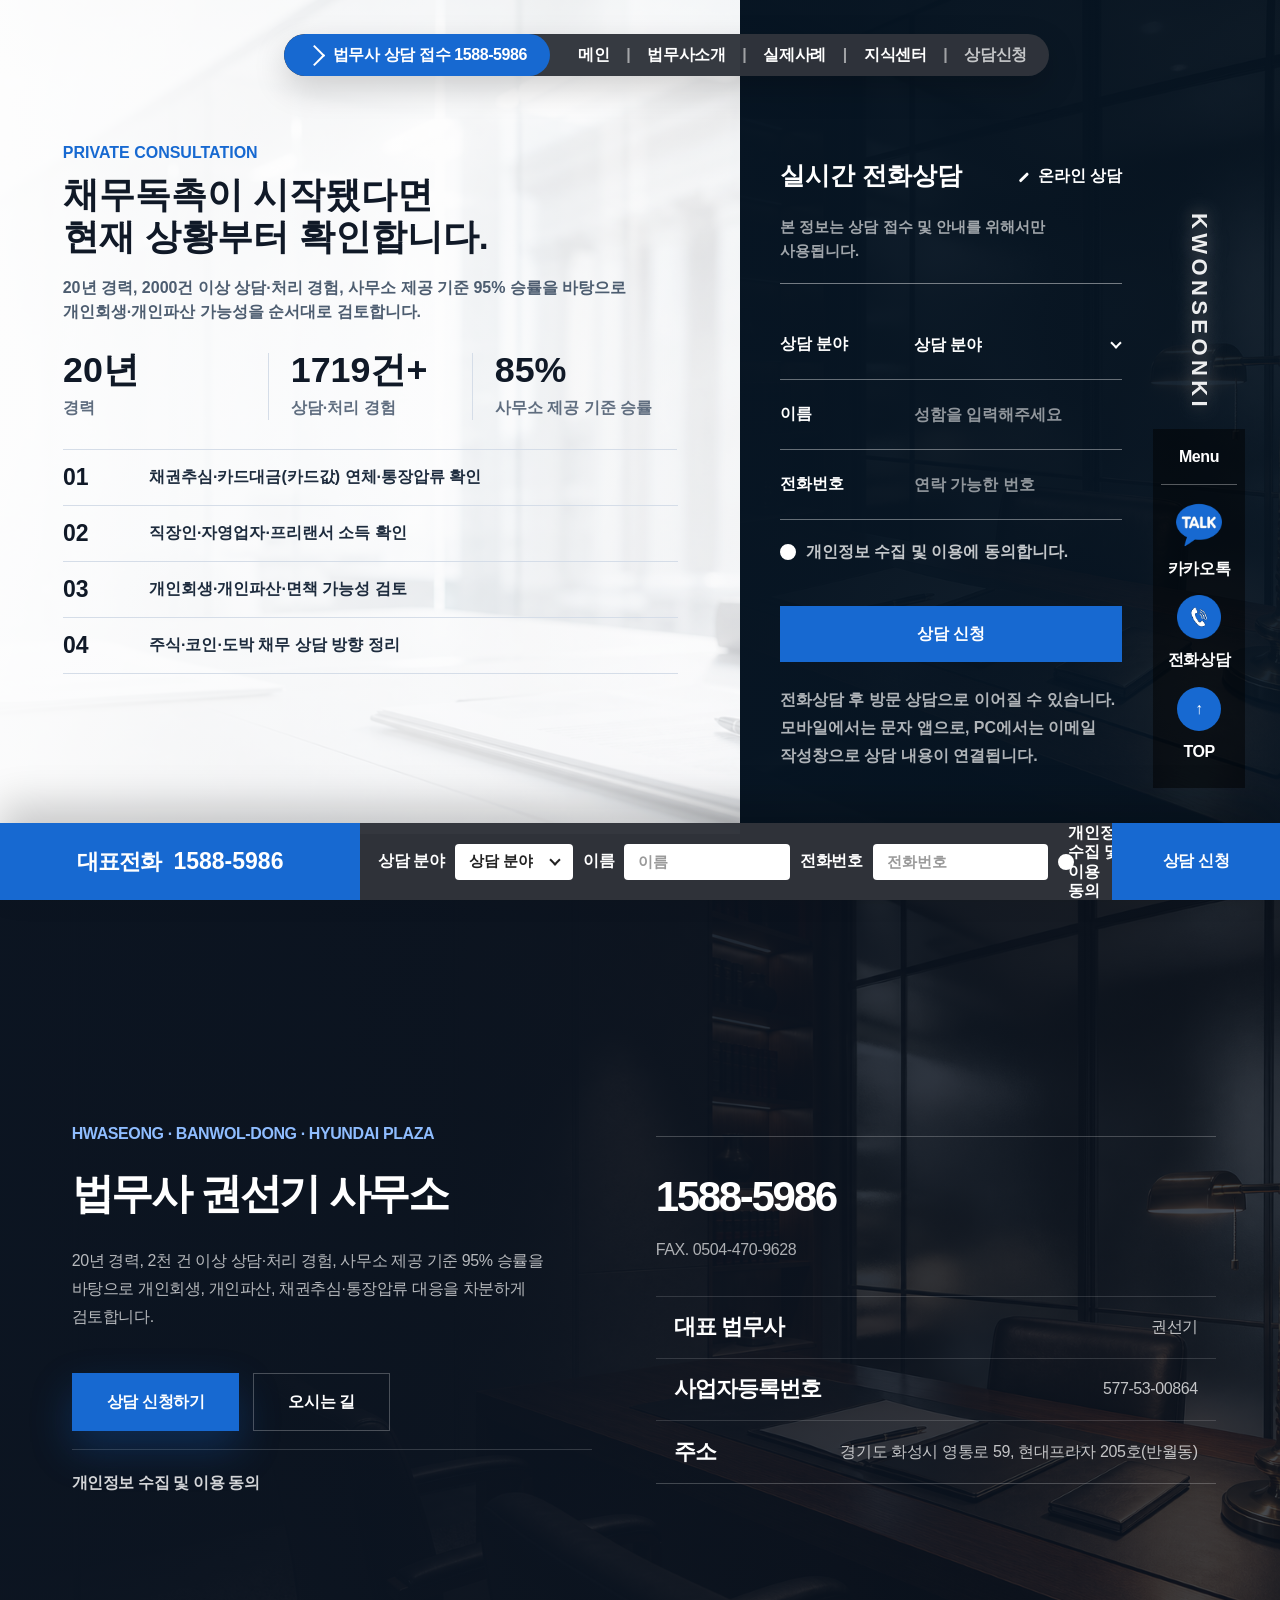
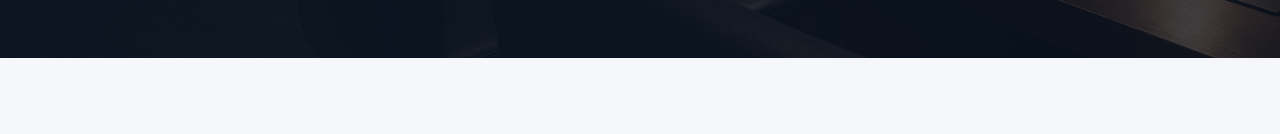
<file: consult.html>
<!doctype html>
<html lang="ko">
<head>
  <meta charset="utf-8" />
  <meta name="viewport" content="width=device-width, initial-scale=1" />
    <title>상담신청 | 화성 개인회생·파산 상담 | 법무사 권선기 사무소</title>
  <meta name="description" content="법무사 권선기 사무소 상담 신청. 채무독촉, 카드대금(카드값) 연체, 통장압류, 개인회생, 개인파산, 면책 가능성을 전화상담 후 방문 상담으로 확인합니다.">
  <meta name="author" content="법무사 권선기 사무소">
  <meta name="robots" content="index, follow, max-snippet:-1, max-image-preview:large">
  <meta name="format-detection" content="telephone=yes">
  <meta name="theme-color" content="#1769d1">
  <meta name="geo.region" content="KR-41">
  <meta name="geo.placename" content="경기도 화성시 반월동">
  <meta name="geo.position" content="37.2220;127.0600">
  <meta name="ICBM" content="37.2220, 127.0600">
  <link rel="canonical" href="https://dkrlgustlr.github.io/homepage_1/consult.html">
  <link rel="alternate" hreflang="ko-KR" href="https://dkrlgustlr.github.io/homepage_1/consult.html">
  <link rel="alternate" hreflang="x-default" href="https://dkrlgustlr.github.io/homepage_1/consult.html">
  <meta property="og:type" content="website">
  <meta property="og:locale" content="ko_KR">
  <meta property="og:site_name" content="법무사 권선기 사무소">
  <meta property="og:title" content="상담신청 | 화성 개인회생·파산 상담 | 법무사 권선기 사무소">
  <meta property="og:description" content="채무독촉, 카드대금(카드값) 연체, 통장압류 등 현재 상황을 먼저 확인하고 필요한 절차를 안내합니다.">
  <meta property="og:url" content="https://dkrlgustlr.github.io/homepage_1/consult.html">
  <meta property="og:image" content="https://dkrlgustlr.github.io/homepage_1/mockup_assets/beommusa_office_photo_v2.png">
  <meta name="twitter:card" content="summary_large_image">
  <meta name="twitter:title" content="상담신청 | 화성 개인회생·파산 상담 | 법무사 권선기 사무소">
  <meta name="twitter:description" content="채무독촉, 카드대금(카드값) 연체, 통장압류 등 현재 상황을 먼저 확인하고 필요한 절차를 안내합니다.">
  <meta name="twitter:image" content="https://dkrlgustlr.github.io/homepage_1/mockup_assets/beommusa_office_photo_v2.png">
  <script type="application/ld+json">
{
  "@context": "https://schema.org",
  "@graph": [
    {
      "@type": [
        "LegalService",
        "LocalBusiness"
      ],
      "@id": "https://dkrlgustlr.github.io/homepage_1/#legalservice",
      "name": "법무사 권선기 사무소",
      "description": "20년 경력과 2천 건 이상 상담·처리 경험을 바탕으로 개인회생, 개인파산, 채권추심, 카드대금(카드값) 연체, 통장압류 상담을 안내합니다.",
      "url": "https://dkrlgustlr.github.io/homepage_1/",
      "image": "https://dkrlgustlr.github.io/homepage_1/mockup_assets/hero_reference_law_office.png",
      "logo": "https://dkrlgustlr.github.io/homepage_1/mockup_assets/kwonseongi_logo_sharp_sides_same_size_transparent_trimmed_4x.png",
      "telephone": "+82-1588-5986",
      "faxNumber": "+82-504-470-9628",
      "priceRange": "상담 후 안내",
      "address": {
        "@type": "PostalAddress",
        "streetAddress": "영통로 59 현대프라자 205호",
        "addressLocality": "화성시",
        "addressRegion": "경기도",
        "addressCountry": "KR"
      },
      "areaServed": [
        {
          "@type": "Place",
          "name": "대한민국 전역"
        },
        {
          "@type": "Place",
          "name": "수원시"
        },
        {
          "@type": "Place",
          "name": "용인시"
        },
        {
          "@type": "Place",
          "name": "화성시"
        },
        {
          "@type": "Place",
          "name": "오산시"
        },
        {
          "@type": "Place",
          "name": "평택시"
        },
        {
          "@type": "Place",
          "name": "의왕시"
        },
        {
          "@type": "Place",
          "name": "안양시"
        },
        {
          "@type": "Place",
          "name": "군포시"
        }
      ],
      "employee": {
        "@type": "Person",
        "name": "권선기",
        "jobTitle": "법무사"
      },
      "knowsAbout": [
        "개인회생",
        "개인파산",
        "면책",
        "압류 대응",
        "채권추심 대응",
        "카드대금(카드값) 연체 상담",
        "통장압류 대응",
        "보정권고 대응",
        "직장인 채무",
        "자영업자 채무",
        "프리랜서·일용직 채무",
        "주식·코인·도박 채무 상담"
      ],
      "makesOffer": [
        {
          "@type": "Offer",
          "itemOffered": {
            "@type": "Service",
            "name": "개인회생 상담"
          }
        },
        {
          "@type": "Offer",
          "itemOffered": {
            "@type": "Service",
            "name": "개인파산 및 면책 상담"
          }
        },
        {
          "@type": "Offer",
          "itemOffered": {
            "@type": "Service",
            "name": "압류·추심 대응 상담"
          }
        },
        {
          "@type": "Offer",
          "itemOffered": {
            "@type": "Service",
            "name": "보정권고 대응 상담"
          }
        }
      ]
    },
    {
      "@type": "WebSite",
      "@id": "https://dkrlgustlr.github.io/homepage_1/#website",
      "url": "https://dkrlgustlr.github.io/homepage_1/",
      "name": "법무사 권선기 사무소",
      "inLanguage": "ko-KR",
      "publisher": {
        "@id": "https://dkrlgustlr.github.io/homepage_1/#legalservice"
      }
    },
    {
      "@type": "ContactPage",
      "@id": "https://dkrlgustlr.github.io/homepage_1/consult.html#webpage",
      "url": "https://dkrlgustlr.github.io/homepage_1/consult.html",
      "name": "상담신청 | 화성 개인회생·파산 상담 | 법무사 권선기 사무소",
      "description": "법무사 권선기 사무소 상담 신청. 채무독촉, 카드대금(카드값) 연체, 통장압류, 개인회생, 개인파산, 면책 가능성을 전화상담 후 방문 상담으로 확인합니다.",
      "inLanguage": "ko-KR",
      "isPartOf": {
        "@id": "https://dkrlgustlr.github.io/homepage_1/#website"
      },
      "about": {
        "@id": "https://dkrlgustlr.github.io/homepage_1/#legalservice"
      },
      "primaryImageOfPage": {
        "@type": "ImageObject",
        "url": "https://dkrlgustlr.github.io/homepage_1/mockup_assets/beommusa_office_photo_v2.png"
      },
      "dateModified": "2026-07-03",
      "potentialAction": {
        "@type": "ContactAction",
        "target": "https://dkrlgustlr.github.io/homepage_1/consult.html#consult-form",
        "name": "개인회생·개인파산 상담 신청"
      }
    },
    {
      "@type": "BreadcrumbList",
      "@id": "https://dkrlgustlr.github.io/homepage_1/consult.html#breadcrumb",
      "itemListElement": [
        {
          "@type": "ListItem",
          "position": 1,
          "name": "홈",
          "item": "https://dkrlgustlr.github.io/homepage_1/"
        },
        {
          "@type": "ListItem",
          "position": 2,
          "name": "상담신청",
          "item": "https://dkrlgustlr.github.io/homepage_1/consult.html"
        }
      ]
    }
  ]
}
  </script>
  <link rel="stylesheet" href="style.css?v=20260703-mobile48">
</head>
<body>
  <div class="page">
    <div data-include="header"></div>
    <noscript>
      <nav class="seo-fallback-nav" aria-label="주요 페이지"><a href="index.html">홈</a> <a href="about.html">법무사소개</a> <a href="cases.html">실제사례</a> <a href="knowledge.html">지식센터</a> <a href="consult.html">상담신청</a></nav>
    </noscript>
    <main class="subpage consult-page">
      <section class="consult-reference-section">
        <aside class="consult-reference-left">
          <div class="consult-reference-kicker">PRIVATE CONSULTATION</div>
          <h1>채무독촉이 시작됐다면<br>현재 상황부터 확인합니다.</h1>
          <p>20년 경력, 2000건 이상 상담·처리 경험, 사무소 제공 기준 95% 승률을 바탕으로 개인회생·개인파산 가능성을 순서대로 검토합니다.</p>
          <dl class="consult-proof-grid" aria-label="법무사 권선기 사무소 상담 기준">
            <div>
              <dt><span class="count-up" data-count-to="20" data-count-duration="1800">20</span>년</dt>
              <dd>경력</dd>
            </div>
            <div>
              <dt><span class="count-up" data-count-to="2000" data-count-duration="2600">2000</span>건+</dt>
              <dd>상담·처리 경험</dd>
            </div>
            <div>
              <dt><span class="count-up" data-count-to="95" data-count-duration="2100">95</span>%</dt>
              <dd>사무소 제공 기준 승률</dd>
            </div>
          </dl>
          <ul class="consult-check-list" aria-label="상담 확인 절차">
            <li><strong>01</strong><span>채권추심·카드대금(카드값) 연체·통장압류 확인</span></li>
            <li><strong>02</strong><span>직장인·자영업자·프리랜서 소득 확인</span></li>
            <li><strong>03</strong><span>개인회생·개인파산·면책 가능성 검토</span></li>
            <li><strong>04</strong><span>주식·코인·도박 채무 상담 방향 정리</span></li>
          </ul>
        </aside>
        <div class="consult-reference-right">
          <form class="sub-consult-form" id="consult-form" action="send-consult.php" method="post" data-consult-form>
            <div class="consult-form-head">
              <div class="consult-form-topline">
                <h2>실시간 전화상담</h2>
                <a href="#consult-form">온라인 상담</a>
              </div>
              <p>본 정보는 상담 접수 및 안내를 위해서만 사용됩니다.</p>
            </div>
            <label class="sub-form-row">
              <span>상담 분야</span>
              <select name="case_type" aria-label="상담 분야" data-custom-select>
                <option value="">상담 분야</option>
                <option>개인회생</option>
                <option>개인파산</option>
                <option>압류·추심 대응</option>
                <option>직장인 채무</option>
                <option>자영업자 채무</option>
                <option>면책 검토</option>
                <option>보정권고 대응</option>
              </select>
            </label>
            <label class="sub-form-row">
              <span>이름</span>
              <input type="text" name="name" autocomplete="name" placeholder="성함을 입력해주세요">
            </label>
            <label class="sub-form-row">
              <span>전화번호</span>
              <input type="tel" name="phone" autocomplete="tel" placeholder="연락 가능한 번호">
            </label>
            <div class="privacy-consent privacy-consent-light">
              <div class="privacy-consent-row">
                <label class="privacy-consent-label">
                  <input type="checkbox" name="privacy_consent" required aria-label="개인정보 수집 및 이용 동의">
                </label>
                <button class="privacy-consent-trigger" type="button" data-privacy-modal-open>개인정보 수집 및 이용에 동의합니다.</button>
              </div>
            </div>
            <button class="sub-submit" type="submit">상담 신청</button>
            <p class="sub-note">전화상담 후 방문 상담으로 이어질 수 있습니다. 모바일에서는 문자 앱으로, PC에서는 이메일 작성창으로 상담 내용이 연결됩니다.</p>
          </form>
        </div>
      </section>
      <div data-include="footer"></div>
    </main>
  </div>
  <script src="layout.js?v=20260703-mobile45"></script>
</body>
</html>
</file>
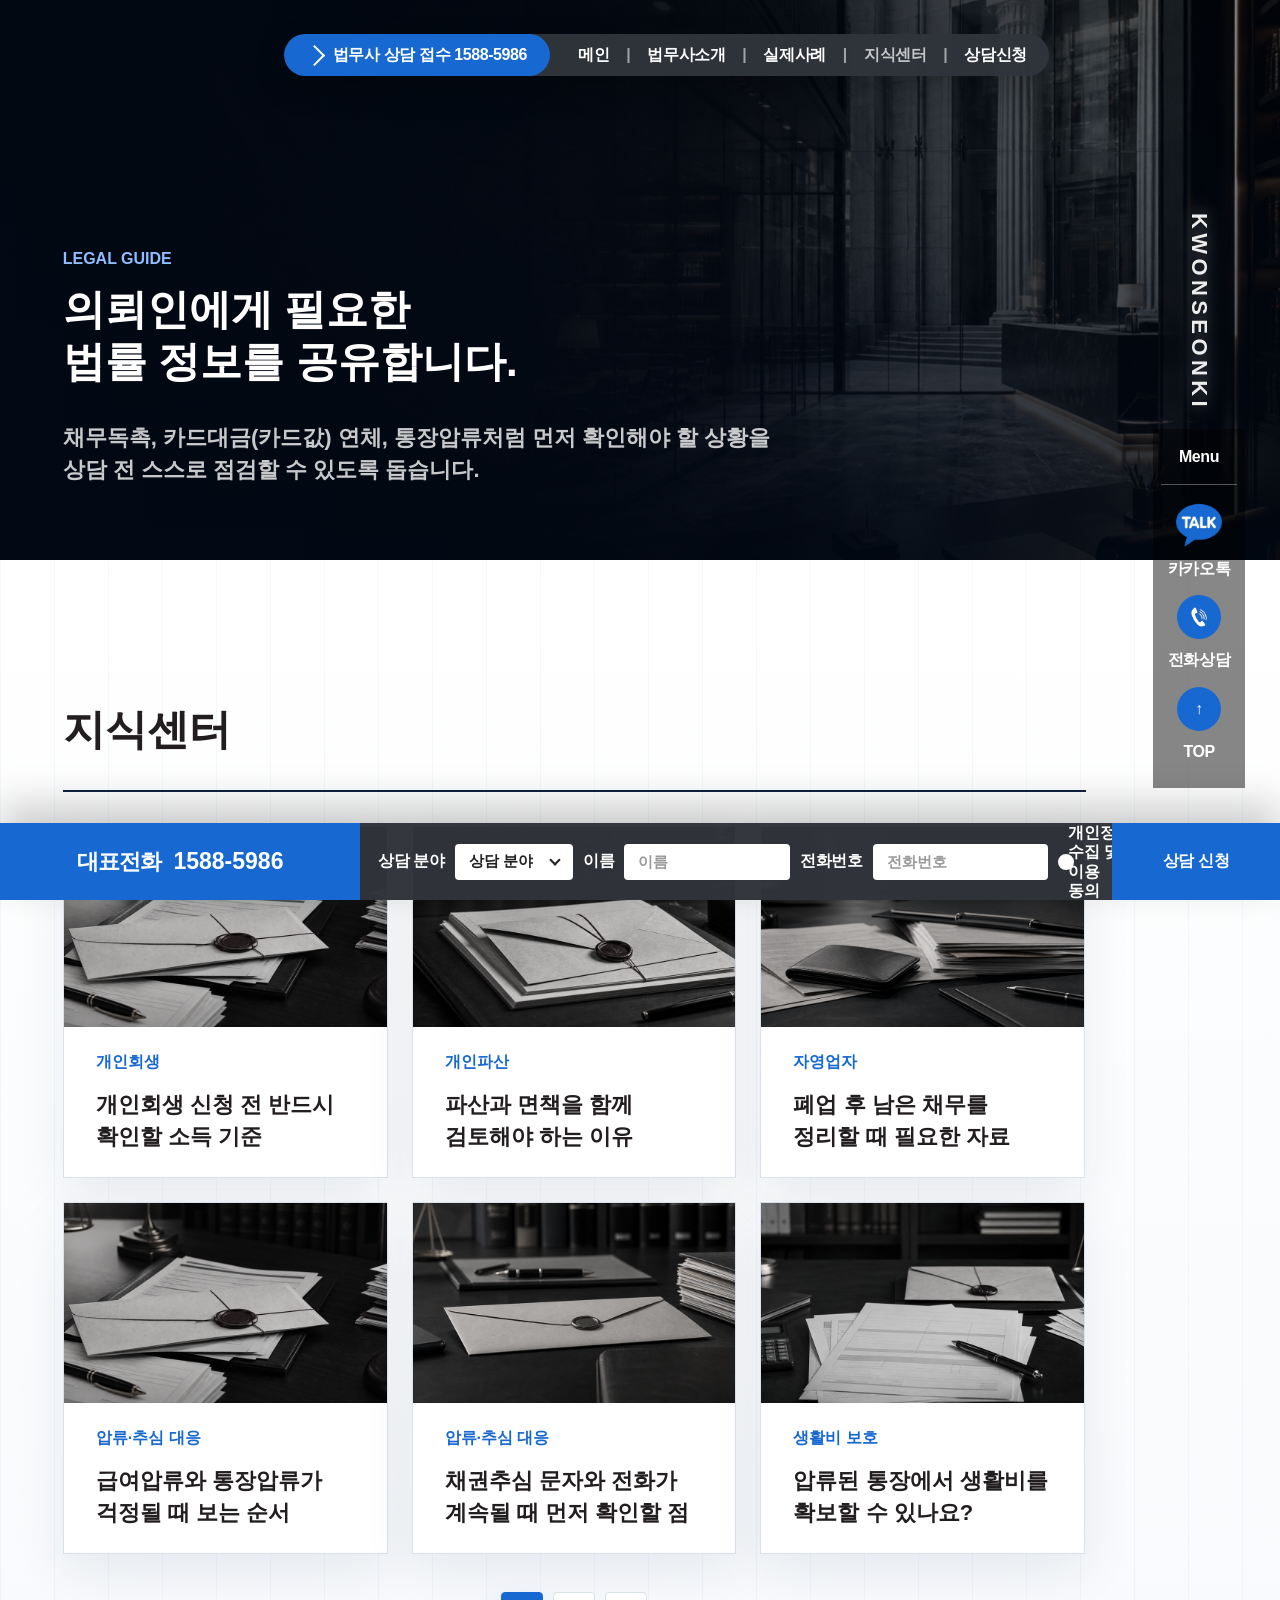
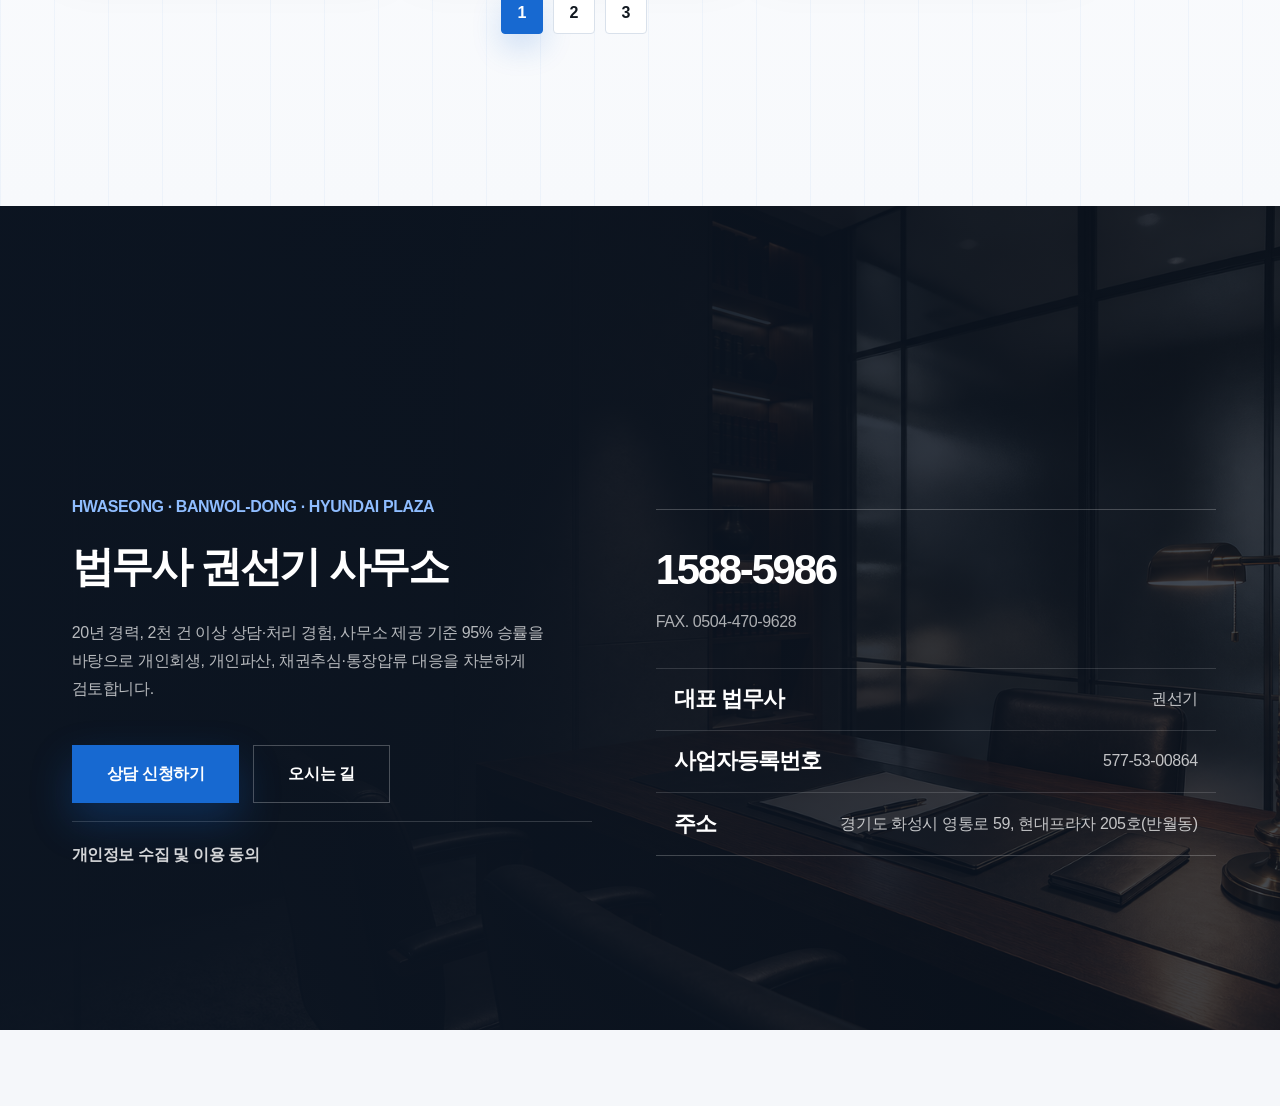
<file: knowledge.html>
<!doctype html>
<html lang="ko">
<head>
  <meta charset="utf-8" />
  <meta name="viewport" content="width=device-width, initial-scale=1" />
    <title>지식센터 | 개인회생·파산·압류 대응 법률정보 | 권선기 사무소</title>
  <meta name="description" content="개인회생, 개인파산, 채권추심, 카드대금(카드값) 연체, 통장압류, 보정권고, 서류 준비 등 상담 전 알아두면 좋은 법률 정보를 쉽게 정리합니다.">
  <meta name="author" content="법무사 권선기 사무소">
  <meta name="robots" content="index, follow, max-snippet:-1, max-image-preview:large">
  <meta name="format-detection" content="telephone=yes">
  <meta name="theme-color" content="#1769d1">
  <meta name="geo.region" content="KR-41">
  <meta name="geo.placename" content="경기도 화성시 반월동">
  <meta name="geo.position" content="37.2220;127.0600">
  <meta name="ICBM" content="37.2220, 127.0600">
  <link rel="canonical" href="https://dkrlgustlr.github.io/homepage_1/knowledge.html">
  <link rel="alternate" hreflang="ko-KR" href="https://dkrlgustlr.github.io/homepage_1/knowledge.html">
  <link rel="alternate" hreflang="x-default" href="https://dkrlgustlr.github.io/homepage_1/knowledge.html">
  <meta property="og:type" content="website">
  <meta property="og:locale" content="ko_KR">
  <meta property="og:site_name" content="법무사 권선기 사무소">
  <meta property="og:title" content="지식센터 | 개인회생·파산·압류 대응 법률정보 | 권선기 사무소">
  <meta property="og:description" content="채무독촉, 카드대금(카드값) 연체, 통장압류, 개인회생·개인파산 정보를 읽기 쉬운 기준으로 정리합니다.">
  <meta property="og:url" content="https://dkrlgustlr.github.io/homepage_1/knowledge.html">
  <meta property="og:image" content="https://dkrlgustlr.github.io/homepage_1/mockup_assets/knowledge_thumb_seizure_response_v3.png">
  <meta name="twitter:card" content="summary_large_image">
  <meta name="twitter:title" content="지식센터 | 개인회생·파산·압류 대응 법률정보 | 권선기 사무소">
  <meta name="twitter:description" content="채무독촉, 카드대금(카드값) 연체, 통장압류, 개인회생·개인파산 정보를 읽기 쉬운 기준으로 정리합니다.">
  <meta name="twitter:image" content="https://dkrlgustlr.github.io/homepage_1/mockup_assets/knowledge_thumb_seizure_response_v3.png">
  <script type="application/ld+json">
{
  "@context": "https://schema.org",
  "@graph": [
    {
      "@type": [
        "LegalService",
        "LocalBusiness"
      ],
      "@id": "https://dkrlgustlr.github.io/homepage_1/#legalservice",
      "name": "법무사 권선기 사무소",
      "description": "20년 경력과 2천 건 이상 상담·처리 경험을 바탕으로 개인회생, 개인파산, 채권추심, 카드대금(카드값) 연체, 통장압류 상담을 안내합니다.",
      "url": "https://dkrlgustlr.github.io/homepage_1/",
      "image": "https://dkrlgustlr.github.io/homepage_1/mockup_assets/hero_reference_law_office.png",
      "logo": "https://dkrlgustlr.github.io/homepage_1/mockup_assets/kwonseongi_logo_sharp_sides_same_size_transparent_trimmed_4x.png",
      "telephone": "+82-1588-5986",
      "faxNumber": "+82-504-470-9628",
      "priceRange": "상담 후 안내",
      "address": {
        "@type": "PostalAddress",
        "streetAddress": "영통로 59 현대프라자 205호",
        "addressLocality": "화성시",
        "addressRegion": "경기도",
        "addressCountry": "KR"
      },
      "areaServed": [
        {
          "@type": "Place",
          "name": "대한민국 전역"
        },
        {
          "@type": "Place",
          "name": "수원시"
        },
        {
          "@type": "Place",
          "name": "용인시"
        },
        {
          "@type": "Place",
          "name": "화성시"
        },
        {
          "@type": "Place",
          "name": "오산시"
        },
        {
          "@type": "Place",
          "name": "평택시"
        },
        {
          "@type": "Place",
          "name": "의왕시"
        },
        {
          "@type": "Place",
          "name": "안양시"
        },
        {
          "@type": "Place",
          "name": "군포시"
        }
      ],
      "employee": {
        "@type": "Person",
        "name": "권선기",
        "jobTitle": "법무사"
      },
      "knowsAbout": [
        "개인회생",
        "개인파산",
        "면책",
        "압류 대응",
        "채권추심 대응",
        "카드대금(카드값) 연체 상담",
        "통장압류 대응",
        "보정권고 대응",
        "직장인 채무",
        "자영업자 채무",
        "프리랜서·일용직 채무",
        "주식·코인·도박 채무 상담"
      ],
      "makesOffer": [
        {
          "@type": "Offer",
          "itemOffered": {
            "@type": "Service",
            "name": "개인회생 상담"
          }
        },
        {
          "@type": "Offer",
          "itemOffered": {
            "@type": "Service",
            "name": "개인파산 및 면책 상담"
          }
        },
        {
          "@type": "Offer",
          "itemOffered": {
            "@type": "Service",
            "name": "압류·추심 대응 상담"
          }
        },
        {
          "@type": "Offer",
          "itemOffered": {
            "@type": "Service",
            "name": "보정권고 대응 상담"
          }
        }
      ]
    },
    {
      "@type": "WebSite",
      "@id": "https://dkrlgustlr.github.io/homepage_1/#website",
      "url": "https://dkrlgustlr.github.io/homepage_1/",
      "name": "법무사 권선기 사무소",
      "inLanguage": "ko-KR",
      "publisher": {
        "@id": "https://dkrlgustlr.github.io/homepage_1/#legalservice"
      }
    },
    {
      "@type": "CollectionPage",
      "@id": "https://dkrlgustlr.github.io/homepage_1/knowledge.html#webpage",
      "url": "https://dkrlgustlr.github.io/homepage_1/knowledge.html",
      "name": "지식센터 | 개인회생·파산·압류 대응 법률정보 | 권선기 사무소",
      "description": "개인회생, 개인파산, 채권추심, 카드대금(카드값) 연체, 통장압류, 보정권고, 서류 준비 등 상담 전 알아두면 좋은 법률 정보를 쉽게 정리합니다.",
      "inLanguage": "ko-KR",
      "isPartOf": {
        "@id": "https://dkrlgustlr.github.io/homepage_1/#website"
      },
      "about": {
        "@id": "https://dkrlgustlr.github.io/homepage_1/#legalservice"
      },
      "primaryImageOfPage": {
        "@type": "ImageObject",
        "url": "https://dkrlgustlr.github.io/homepage_1/mockup_assets/knowledge_thumb_seizure_response_v3.png"
      },
      "dateModified": "2026-07-03"
    },
    {
      "@type": "BreadcrumbList",
      "@id": "https://dkrlgustlr.github.io/homepage_1/knowledge.html#breadcrumb",
      "itemListElement": [
        {
          "@type": "ListItem",
          "position": 1,
          "name": "홈",
          "item": "https://dkrlgustlr.github.io/homepage_1/"
        },
        {
          "@type": "ListItem",
          "position": 2,
          "name": "지식센터",
          "item": "https://dkrlgustlr.github.io/homepage_1/knowledge.html"
        }
      ]
    },
    {
      "@type": "ItemList",
      "@id": "https://dkrlgustlr.github.io/homepage_1/knowledge.html#knowledge-list",
      "name": "개인회생·파산 법률정보 목록",
      "itemListElement": [
        {
          "@type": "ListItem",
          "position": 1,
          "item": {
            "@type": "Article",
            "@id": "https://dkrlgustlr.github.io/homepage_1/knowledge.html#income-standard",
            "headline": "개인회생 신청 전 반드시 확인할 소득 기준",
            "description": "반복 소득, 최저생계비, 매달 납부 가능한 변제금을 먼저 확인합니다.",
            "image": {
              "@type": "ImageObject",
              "url": "https://dkrlgustlr.github.io/homepage_1/mockup_assets/knowledge_thumb_seizure_response_v3.png"
            },
            "keywords": "개인회생 소득 기준, 개인회생 신청 조건, 변제계획안, 최저생계비",
            "about": [
              "개인회생",
              "반복 소득",
              "변제계획"
            ],
            "mentions": [
              "최저생계비",
              "월 변제금",
              "소득자료"
            ],
            "mainEntityOfPage": "https://dkrlgustlr.github.io/homepage_1/knowledge.html",
            "datePublished": "2026-06-23",
            "dateModified": "2026-07-03",
            "author": {
              "@id": "https://dkrlgustlr.github.io/homepage_1/#legalservice"
            },
            "publisher": {
              "@id": "https://dkrlgustlr.github.io/homepage_1/#legalservice"
            },
            "articleBody": "개인회생은 일정 기간 동안 법원이 정한 변제금을 납부한 뒤 남은 채무의 면책을 구하는 절차입니다. 그래서 신청 전에는 단순히 채무 금액만 보지 않고, 앞으로 반복적으로 소득이 발생할 수 있는지부터 확인합니다.\n\n급여소득자는 재직 여부, 급여명세, 최근 입금 내역을 중심으로 보고, 자영업자나 프리랜서는 매출과 비용, 실제 생활비 흐름을 함께 봅니다. 소득이 들쑥날쑥하다면 평균 산정 방식과 증빙 가능성이 중요합니다.\n\n매월 사용할 수 있는 금액에서 최저생계비와 필수 지출을 제외했을 때 변제에 투입할 수 있는 금액이 어느 정도인지 정리하면 상담 방향을 빠르게 잡을 수 있습니다.\n\n상담 시에는 최근 소득자료, 채무내역, 부양가족 정보, 월 고정지출을 함께 준비하면 개인회생 가능성과 예상 변제금 검토가 더 정확해집니다."
          }
        },
        {
          "@type": "ListItem",
          "position": 2,
          "item": {
            "@type": "Article",
            "@id": "https://dkrlgustlr.github.io/homepage_1/knowledge.html#bankruptcy-discharge",
            "headline": "파산과 면책을 함께 검토해야 하는 이유",
            "description": "파산은 절차이고 면책은 남은 채무 책임을 정리하는 판단 단계입니다.",
            "image": {
              "@type": "ImageObject",
              "url": "https://dkrlgustlr.github.io/homepage_1/mockup_assets/knowledge_thumb_payment_order_v3.png"
            },
            "keywords": "개인파산 면책, 파산 신청, 면책 불허가 사유, 채무 정리",
            "about": [
              "개인파산",
              "면책",
              "채무 정리"
            ],
            "mentions": [
              "면책 불허가",
              "재산 처분",
              "채무 발생 원인"
            ],
            "mainEntityOfPage": "https://dkrlgustlr.github.io/homepage_1/knowledge.html",
            "datePublished": "2026-06-23",
            "dateModified": "2026-07-03",
            "author": {
              "@id": "https://dkrlgustlr.github.io/homepage_1/#legalservice"
            },
            "publisher": {
              "@id": "https://dkrlgustlr.github.io/homepage_1/#legalservice"
            },
            "articleBody": "개인파산 상담에서는 파산 선고 가능성만 확인해서는 부족합니다. 실제로 의뢰인에게 중요한 결과는 남은 채무 책임을 면제받을 수 있는지, 즉 면책 가능성입니다.\n\n법원은 채무가 생긴 원인, 최근 재산 처분, 특정 채권자에게만 갚은 내역, 도박이나 과도한 투기성 지출 여부 등을 종합적으로 봅니다. 이런 사정은 면책 단계에서 중요한 쟁점이 될 수 있습니다.\n\n재산이 거의 없고 소득으로 변제를 이어가기 어렵더라도, 면책 불허가 사유가 의심되는 자료가 있으면 사전에 설명과 증빙 방향을 준비해야 합니다.\n\n상담 전에는 채무 발생 시기, 최근 1~2년간 큰 거래, 보유 재산, 소득 가능성, 가족 명의 거래 여부를 정리해 두면 파산과 면책을 함께 판단하기 쉽습니다."
          }
        },
        {
          "@type": "ListItem",
          "position": 3,
          "item": {
            "@type": "Article",
            "@id": "https://dkrlgustlr.github.io/homepage_1/knowledge.html#business-debt-documents",
            "headline": "폐업 후 남은 채무를 정리할 때 필요한 자료",
            "description": "사업자 대출, 카드채무, 보증채무, 폐업 자료를 함께 정리합니다.",
            "image": {
              "@type": "ImageObject",
              "url": "https://dkrlgustlr.github.io/homepage_1/mockup_assets/knowledge_thumb_card_overdue_v3.png"
            },
            "keywords": "자영업자 개인회생, 폐업 후 채무, 사업자 대출, 보증채무",
            "about": [
              "자영업자 채무",
              "폐업",
              "개인회생"
            ],
            "mentions": [
              "사업자등록",
              "매출자료",
              "보증채무"
            ],
            "mainEntityOfPage": "https://dkrlgustlr.github.io/homepage_1/knowledge.html",
            "datePublished": "2026-06-23",
            "dateModified": "2026-07-03",
            "author": {
              "@id": "https://dkrlgustlr.github.io/homepage_1/#legalservice"
            },
            "publisher": {
              "@id": "https://dkrlgustlr.github.io/homepage_1/#legalservice"
            },
            "articleBody": "자영업자 채무는 생활비 채무와 사업 운영 과정에서 생긴 채무가 섞여 있는 경우가 많습니다. 폐업했더라도 사업자 대출, 카드매출 정산, 보증채무, 미납 세금이 남아 있을 수 있습니다.\n\n상담에서는 폐업 여부, 사업자등록 상태, 매출 흐름, 재고나 보증금 등 남은 재산을 함께 확인합니다. 단순히 현재 수입이 없다는 사정만으로 절차가 결정되지는 않습니다.\n\n소득이 새로 발생할 가능성이 있으면 개인회생을 검토할 수 있고, 현실적으로 변제가 어렵다면 개인파산과 면책 가능성을 함께 봐야 합니다.\n\n폐업사실증명, 부가세 신고자료, 통장 거래내역, 임대차계약서, 카드매출 내역을 준비하면 사업 관련 채무의 성격을 빠르게 구분할 수 있습니다."
          }
        },
        {
          "@type": "ListItem",
          "position": 4,
          "item": {
            "@type": "Article",
            "@id": "https://dkrlgustlr.github.io/homepage_1/knowledge.html#seizure-order",
            "headline": "급여압류와 통장압류가 걱정될 때 보는 순서",
            "description": "압류 진행 여부와 추심 상황을 확인한 뒤 금지명령 가능성을 검토합니다.",
            "image": {
              "@type": "ImageObject",
              "url": "https://dkrlgustlr.github.io/homepage_1/mockup_assets/knowledge_thumb_seizure_response_v3.png"
            },
            "keywords": "급여압류 통장압류, 압류대응, 채권추심, 금지명령",
            "about": [
              "압류대응",
              "급여압류",
              "통장압류"
            ],
            "mentions": [
              "압류명령",
              "추심명령",
              "금지명령"
            ],
            "mainEntityOfPage": "https://dkrlgustlr.github.io/homepage_1/knowledge.html",
            "datePublished": "2026-06-23",
            "dateModified": "2026-07-03",
            "author": {
              "@id": "https://dkrlgustlr.github.io/homepage_1/#legalservice"
            },
            "publisher": {
              "@id": "https://dkrlgustlr.github.io/homepage_1/#legalservice"
            },
            "articleBody": "급여압류와 통장압류가 걱정될 때는 채권자의 전화나 문자만 보고 판단하지 말고 법원 사건 진행 여부부터 확인해야 합니다. 실제 압류명령이 내려졌는지, 아직 추심 단계인지에 따라 대응 순서가 달라집니다.\n\n통장압류는 압류된 금융기관과 계좌 제한 여부를 확인하고, 급여압류는 회사에 송달되었는지와 급여 지급일을 함께 봅니다. 이미 송달된 경우에는 생활비 확보와 절차 선택을 동시에 검토해야 합니다.\n\n개인회생을 준비하는 경우 금지명령이나 중지명령 가능성이 중요한 쟁점이 됩니다. 다만 모든 사건에서 자동으로 인용되는 것은 아니므로 채무 발생 경위와 소득자료가 함께 정리되어야 합니다.\n\n상담 전에는 법원 우편물, 압류 안내 문자, 은행 앱 제한 화면, 급여명세서, 채권자명과 사건번호를 준비하면 현재 단계와 가능한 조치를 빠르게 판단할 수 있습니다."
          }
        },
        {
          "@type": "ListItem",
          "position": 5,
          "item": {
            "@type": "Article",
            "@id": "https://dkrlgustlr.github.io/homepage_1/knowledge.html#collection-notice",
            "headline": "채권추심 문자와 전화가 계속될 때 먼저 확인할 점",
            "description": "발신 주체, 채권 양도 여부, 법원 절차 진행 여부를 나누어 봅니다.",
            "image": {
              "@type": "ImageObject",
              "url": "https://dkrlgustlr.github.io/homepage_1/mockup_assets/knowledge_thumb_collection_response_v3.png"
            },
            "keywords": "채권추심 대응, 추심 문자, 채권 양도, 법원 절차",
            "about": [
              "채권추심",
              "연체",
              "채무 상담"
            ],
            "mentions": [
              "채권자",
              "추심업체",
              "지급명령"
            ],
            "mainEntityOfPage": "https://dkrlgustlr.github.io/homepage_1/knowledge.html",
            "datePublished": "2026-06-23",
            "dateModified": "2026-07-03",
            "author": {
              "@id": "https://dkrlgustlr.github.io/homepage_1/#legalservice"
            },
            "publisher": {
              "@id": "https://dkrlgustlr.github.io/homepage_1/#legalservice"
            },
            "articleBody": "채권추심 연락은 원래 채권자, 위임 추심업체, 양수금 채권자 등 여러 주체에서 올 수 있습니다. 누구에게서 온 연락인지 모르면 상환 협의나 절차 대응의 방향을 잡기 어렵습니다.\n\n문자에 사건번호, 법원명, 지급명령, 압류 예고 등이 적혀 있다면 실제 법원 절차가 진행 중인지 확인해야 합니다. 단순 독촉인지 법적 절차인지에 따라 기한과 대응 방식이 달라집니다.\n\n연락이 반복된다고 해서 급하게 일부 금액을 송금하기보다, 채무 존재와 금액, 소멸시효, 채권 양도 여부를 정리하는 것이 먼저입니다.\n\n상담 시에는 문자 캡처, 발신번호, 채권자명, 안내받은 금액, 과거 상환 내역을 준비하면 추심 단계와 법적 대응 필요성을 구체적으로 볼 수 있습니다."
          }
        },
        {
          "@type": "ListItem",
          "position": 6,
          "item": {
            "@type": "Article",
            "@id": "https://dkrlgustlr.github.io/homepage_1/knowledge.html#frozen-account-living",
            "headline": "압류된 통장에서 생활비를 확보할 수 있나요?",
            "description": "압류금지채권과 생계비 보호 가능성을 자료로 확인합니다.",
            "image": {
              "@type": "ImageObject",
              "url": "https://dkrlgustlr.github.io/homepage_1/mockup_assets/knowledge_thumb_frozen_account_v3.png"
            },
            "keywords": "압류통장 생활비, 압류금지채권, 생계비 보호, 통장압류",
            "about": [
              "통장압류",
              "생활비 보호",
              "압류금지채권"
            ],
            "mentions": [
              "압류금지채권",
              "생계비",
              "압류범위 변경"
            ],
            "mainEntityOfPage": "https://dkrlgustlr.github.io/homepage_1/knowledge.html",
            "datePublished": "2026-06-23",
            "dateModified": "2026-07-03",
            "author": {
              "@id": "https://dkrlgustlr.github.io/homepage_1/#legalservice"
            },
            "publisher": {
              "@id": "https://dkrlgustlr.github.io/homepage_1/#legalservice"
            },
            "articleBody": "통장이 압류되면 계좌에 있는 돈을 바로 사용할 수 없어 생활비 문제가 생깁니다. 이때 모든 금액을 포기해야 하는 것은 아니고, 돈의 성격과 입금 내역에 따라 보호 가능성을 검토할 수 있습니다.\n\n급여, 기초생활급여, 연금, 생계비 성격의 금액은 압류금지채권이나 압류범위 변경 신청과 연결될 수 있습니다. 다만 계좌에 섞여 들어간 돈은 입금 출처를 자료로 설명해야 합니다.\n\n이미 압류가 진행 중이라면 개인회생이나 파산 절차와 별도로 긴급한 생활비 확보 방안을 함께 검토하는 것이 좋습니다.\n\n은행 거래내역, 급여 입금 내역, 복지급여 입금 내역, 가족 생계비 지출 자료를 준비하면 보호 가능성과 신청 방향을 더 구체적으로 판단할 수 있습니다."
          }
        },
        {
          "@type": "ListItem",
          "position": 7,
          "item": {
            "@type": "Article",
            "@id": "https://dkrlgustlr.github.io/homepage_1/knowledge.html#basic-documents",
            "headline": "상담 전 준비하면 좋은 채무·재산·소득 자료",
            "description": "채무내역, 소득자료, 재산자료, 압류·추심 관련 서류를 함께 봅니다.",
            "image": {
              "@type": "ImageObject",
              "url": "https://dkrlgustlr.github.io/homepage_1/mockup_assets/knowledge_thumb_wage_seizure_v3.png"
            },
            "keywords": "개인회생 준비서류, 개인파산 준비서류, 채무 상담 자료, 재산 소득 자료",
            "about": [
              "상담 준비",
              "채무자료",
              "소득자료"
            ],
            "mentions": [
              "채무내역",
              "재산목록",
              "소득증빙"
            ],
            "mainEntityOfPage": "https://dkrlgustlr.github.io/homepage_1/knowledge.html",
            "datePublished": "2026-06-23",
            "dateModified": "2026-07-03",
            "author": {
              "@id": "https://dkrlgustlr.github.io/homepage_1/#legalservice"
            },
            "publisher": {
              "@id": "https://dkrlgustlr.github.io/homepage_1/#legalservice"
            },
            "articleBody": "채무 상담은 현재 얼마를 빚졌는지뿐 아니라 어떤 채무인지, 언제부터 연체되었는지, 소득과 재산이 어느 정도인지 함께 봐야 합니다.\n\n기본적으로 채권자 목록, 대출·카드 명세, 급여명세나 사업소득 자료, 부동산·자동차·보증금 같은 재산 자료를 준비하면 좋습니다.\n\n압류나 지급명령을 받은 상태라면 법원 서류, 문자 안내, 은행 제한 화면처럼 현재 진행 상황을 보여주는 자료가 중요합니다.\n\n자료가 모두 없어도 상담은 가능하지만, 핵심 자료가 있을수록 개인회생·개인파산·압류대응 중 어떤 방향이 현실적인지 더 빨리 좁힐 수 있습니다."
          }
        },
        {
          "@type": "ListItem",
          "position": 8,
          "item": {
            "@type": "Article",
            "@id": "https://dkrlgustlr.github.io/homepage_1/knowledge.html#income-documents",
            "headline": "직장인·자영업자·프리랜서 소득은 다르게 봅니다",
            "description": "급여명세, 매출자료, 입금내역처럼 실제 소득 흐름을 확인합니다.",
            "image": {
              "@type": "ImageObject",
              "url": "https://dkrlgustlr.github.io/homepage_1/mockup_assets/knowledge_thumb_card_overdue_v3.png"
            },
            "keywords": "소득자료 준비, 프리랜서 개인회생, 자영업자 개인회생, 급여소득자",
            "about": [
              "소득자료",
              "직업별 상담",
              "변제계획"
            ],
            "mentions": [
              "급여명세서",
              "매출자료",
              "입금내역"
            ],
            "mainEntityOfPage": "https://dkrlgustlr.github.io/homepage_1/knowledge.html",
            "datePublished": "2026-06-23",
            "dateModified": "2026-07-03",
            "author": {
              "@id": "https://dkrlgustlr.github.io/homepage_1/#legalservice"
            },
            "publisher": {
              "@id": "https://dkrlgustlr.github.io/homepage_1/#legalservice"
            },
            "articleBody": "개인회생에서는 소득의 종류에 따라 자료 확인 방식이 달라집니다. 급여소득자는 재직과 급여 지급이 비교적 명확하지만, 자영업자와 프리랜서는 월별 편차가 크기 때문입니다.\n\n직장인은 재직증명, 급여명세, 급여 입금 내역이 핵심이고, 자영업자는 매출자료와 비용, 사업장 유지 여부를 함께 봅니다.\n\n프리랜서는 계약서가 없더라도 실제 입금 내역과 반복 거래처, 세금 신고자료를 통해 소득 지속성을 설명할 수 있습니다.\n\n상담에서는 직업명보다 실제 돈이 들어오는 방식과 앞으로 유지 가능성이 더 중요하므로 최근 6개월 내외의 입금 흐름을 정리해 두면 도움이 됩니다."
          }
        },
        {
          "@type": "ListItem",
          "position": 9,
          "item": {
            "@type": "Article",
            "@id": "https://dkrlgustlr.github.io/homepage_1/knowledge.html#correction-order-documents",
            "headline": "누락 자료가 있으면 보정권고로 이어질 수 있습니다",
            "description": "법원이 요구할 가능성이 큰 자료를 상담 단계에서 먼저 점검합니다.",
            "image": {
              "@type": "ImageObject",
              "url": "https://dkrlgustlr.github.io/homepage_1/mockup_assets/knowledge_thumb_collection_response_v3.png"
            },
            "keywords": "보정권고 대응, 보정명령 자료, 개인회생 보정, 법원 제출자료",
            "about": [
              "보정권고",
              "법원 제출자료",
              "개인회생"
            ],
            "mentions": [
              "보정명령",
              "소명자료",
              "제출기한"
            ],
            "mainEntityOfPage": "https://dkrlgustlr.github.io/homepage_1/knowledge.html",
            "datePublished": "2026-06-23",
            "dateModified": "2026-07-03",
            "author": {
              "@id": "https://dkrlgustlr.github.io/homepage_1/#legalservice"
            },
            "publisher": {
              "@id": "https://dkrlgustlr.github.io/homepage_1/#legalservice"
            },
            "articleBody": "개인회생이나 파산 절차에서는 법원이 제출 자료를 보고 부족한 부분을 보완하라고 요구할 수 있습니다. 이를 보정권고나 보정명령이라고 합니다.\n\n자주 문제되는 부분은 최근 대출 사용처, 재산 처분 내역, 가족 간 거래, 소득 산정 근거, 월 지출 내역 등입니다.\n\n상담 단계에서 이런 자료를 미리 점검하면 접수 후 보정 대응 부담을 줄이고 절차 지연 가능성을 낮출 수 있습니다.\n\n보정권고를 받았다면 요구 항목과 제출 기한을 먼저 확인하고, 설명이 필요한 부분은 단순 서류 제출이 아니라 사실관계를 정리한 소명자료까지 준비해야 합니다."
          }
        },
        {
          "@type": "ListItem",
          "position": 10,
          "item": {
            "@type": "Article",
            "@id": "https://dkrlgustlr.github.io/homepage_1/knowledge.html#debt-status-check",
            "headline": "채무 규모와 연체 기간을 먼저 정리해야 합니다",
            "description": "카드대금(카드값), 대출, 보증채무, 사채 여부를 나누어 상담 방향을 잡습니다.",
            "image": {
              "@type": "ImageObject",
              "url": "https://dkrlgustlr.github.io/homepage_1/mockup_assets/knowledge_thumb_seizure_response_v3.png"
            },
            "keywords": "채무현황 정리, 연체 기간, 카드대금(카드값) 연체, 보증채무",
            "about": [
              "채무현황",
              "연체",
              "채무조정"
            ],
            "mentions": [
              "카드채무",
              "대출채무",
              "보증채무"
            ],
            "mainEntityOfPage": "https://dkrlgustlr.github.io/homepage_1/knowledge.html",
            "datePublished": "2026-06-23",
            "dateModified": "2026-07-03",
            "author": {
              "@id": "https://dkrlgustlr.github.io/homepage_1/#legalservice"
            },
            "publisher": {
              "@id": "https://dkrlgustlr.github.io/homepage_1/#legalservice"
            },
            "articleBody": "채무 상담의 출발점은 전체 채무 규모를 파악하는 것입니다. 카드대금(카드값), 신용대출, 저축은행, 대부업, 보증채무, 개인 간 채무가 섞여 있으면 대응 방식이 달라질 수 있습니다.\n\n연체가 막 시작된 경우와 이미 지급명령이나 압류까지 진행된 경우는 긴급도가 다릅니다. 따라서 채권자별 연체 기간과 법원 절차 여부를 나누어 정리해야 합니다.\n\n보증채무나 사업자 채무가 있는 경우에는 본인 채무인지, 보증 책임인지, 공동채무자인지에 따라 설명 자료가 필요할 수 있습니다.\n\n상담 전에는 채권자명, 대략 금액, 연체 시작 시점, 최근 받은 우편물이나 문자, 보증 여부를 표처럼 정리해 오면 검토가 훨씬 빠릅니다."
          }
        },
        {
          "@type": "ListItem",
          "position": 11,
          "item": {
            "@type": "Article",
            "@id": "https://dkrlgustlr.github.io/homepage_1/knowledge.html#urgent-legal-check",
            "headline": "압류·추심·지급명령 여부를 확인합니다",
            "description": "법원 서류를 받았는지, 계좌나 급여 압류가 시작됐는지 먼저 봅니다.",
            "image": {
              "@type": "ImageObject",
              "url": "https://dkrlgustlr.github.io/homepage_1/mockup_assets/knowledge_thumb_frozen_account_v3.png"
            },
            "keywords": "압류 추심 지급명령, 긴급 채무상담, 법원 우편물, 이의신청 기간",
            "about": [
              "긴급 채무상담",
              "법원 절차",
              "압류"
            ],
            "mentions": [
              "지급명령",
              "압류명령",
              "추심명령"
            ],
            "mainEntityOfPage": "https://dkrlgustlr.github.io/homepage_1/knowledge.html",
            "datePublished": "2026-06-23",
            "dateModified": "2026-07-03",
            "author": {
              "@id": "https://dkrlgustlr.github.io/homepage_1/#legalservice"
            },
            "publisher": {
              "@id": "https://dkrlgustlr.github.io/homepage_1/#legalservice"
            },
            "articleBody": "채무 상담에서 긴급한 사건은 법원 서류를 받은 경우, 통장 사용이 제한된 경우, 회사로 급여압류가 송달된 경우입니다.\n\n지급명령은 송달일을 기준으로 이의신청 기간을 확인해야 하고, 압류명령은 어느 채권자가 어떤 재산을 대상으로 신청했는지 확인해야 합니다.\n\n추심 연락만 있는 단계라면 자료 정리와 절차 선택에 시간이 조금 더 있을 수 있지만, 법원 서류가 이미 온 경우에는 기한을 놓치지 않는 것이 중요합니다.\n\n상담 시에는 우편봉투, 결정문, 사건번호, 송달일, 은행 또는 회사 안내 내용을 그대로 가져오면 현재 단계를 빠르게 확인할 수 있습니다."
          }
        },
        {
          "@type": "ListItem",
          "position": 12,
          "item": {
            "@type": "Article",
            "@id": "https://dkrlgustlr.github.io/homepage_1/knowledge.html#procedure-choice",
            "headline": "개인회생과 개인파산 중 어떤 절차가 맞을까요?",
            "description": "소득 유지 가능성과 재산·부양가족·면책 사유를 함께 검토합니다.",
            "image": {
              "@type": "ImageObject",
              "url": "https://dkrlgustlr.github.io/homepage_1/mockup_assets/knowledge_thumb_payment_order_v3.png"
            },
            "keywords": "개인회생 개인파산 차이, 절차 선택, 채무조정, 면책 가능성",
            "about": [
              "개인회생",
              "개인파산",
              "절차 선택"
            ],
            "mentions": [
              "반복 소득",
              "재산",
              "면책 사유"
            ],
            "mainEntityOfPage": "https://dkrlgustlr.github.io/homepage_1/knowledge.html",
            "datePublished": "2026-06-23",
            "dateModified": "2026-07-03",
            "author": {
              "@id": "https://dkrlgustlr.github.io/homepage_1/#legalservice"
            },
            "publisher": {
              "@id": "https://dkrlgustlr.github.io/homepage_1/#legalservice"
            },
            "articleBody": "개인회생과 개인파산은 모두 채무 문제를 정리하기 위한 법원 절차지만 판단 기준이 다릅니다. 회생은 앞으로 일정 금액을 변제할 수 있는지가 중요하고, 파산은 지급불능과 면책 가능성을 함께 봅니다.\n\n소득이 꾸준히 있고 최저생계비를 제외한 변제 여력이 있다면 개인회생 방향을 먼저 검토합니다. 반대로 소득이 없거나 변제가 현실적으로 어렵다면 파산과 면책 검토가 필요합니다.\n\n다만 재산, 부양가족, 최근 대출, 채무 발생 원인, 보증채무 등 예외 사정이 절차 선택에 영향을 줄 수 있습니다.\n\n상담에서는 단정적으로 한 절차를 고르기보다 소득과 재산, 채무 원인, 법원 절차 진행 상황을 함께 놓고 가장 현실적인 방향을 정리합니다."
          }
        },
        {
          "@type": "ListItem",
          "position": 13,
          "item": {
            "@type": "Article",
            "@id": "https://dkrlgustlr.github.io/homepage_1/knowledge.html#court-correction-order",
            "headline": "법원 보정권고가 나왔을 때 당황하지 않는 방법",
            "description": "요구 자료와 제출 기한을 확인하고 누락된 내용을 보완합니다.",
            "image": {
              "@type": "ImageObject",
              "url": "https://dkrlgustlr.github.io/homepage_1/mockup_assets/knowledge_thumb_collection_response_v3.png"
            },
            "keywords": "법원 보정권고, 보정명령 대응, 개인회생 보정서, 제출기한",
            "about": [
              "보정권고",
              "법원 절차",
              "개인회생"
            ],
            "mentions": [
              "보정서",
              "소명자료",
              "제출기한"
            ],
            "mainEntityOfPage": "https://dkrlgustlr.github.io/homepage_1/knowledge.html",
            "datePublished": "2026-06-23",
            "dateModified": "2026-07-03",
            "author": {
              "@id": "https://dkrlgustlr.github.io/homepage_1/#legalservice"
            },
            "publisher": {
              "@id": "https://dkrlgustlr.github.io/homepage_1/#legalservice"
            },
            "articleBody": "보정권고는 법원이 사건을 더 판단하기 위해 추가 자료나 설명을 요구하는 절차입니다. 받았다고 해서 곧바로 실패를 의미하는 것은 아닙니다.\n\n중요한 것은 요구 항목을 정확히 읽고 제출 기한을 놓치지 않는 것입니다. 소득, 재산, 최근 거래, 채무 발생 경위처럼 항목별로 필요한 자료가 다릅니다.\n\n단순히 자료만 제출하면 설명이 부족한 경우가 있어, 사실관계와 자료의 의미를 함께 정리하는 것이 좋습니다.\n\n상담 시에는 보정권고문 전체, 기존 제출자료, 추가로 준비 가능한 서류를 함께 확인하면 어떤 부분을 보완해야 하는지 빠르게 파악할 수 있습니다."
          }
        },
        {
          "@type": "ListItem",
          "position": 14,
          "item": {
            "@type": "Article",
            "@id": "https://dkrlgustlr.github.io/homepage_1/knowledge.html#discharge-review",
            "headline": "면책 판단에서 법원이 주로 확인하는 부분",
            "description": "채무 발생 원인, 재산 처분, 최근 거래 내역을 중심으로 봅니다.",
            "image": {
              "@type": "ImageObject",
              "url": "https://dkrlgustlr.github.io/homepage_1/mockup_assets/knowledge_thumb_wage_seizure_v3.png"
            },
            "keywords": "면책 절차, 면책 불허가, 개인파산 면책, 재산 처분",
            "about": [
              "면책",
              "개인파산",
              "법원 판단"
            ],
            "mentions": [
              "채무 발생 원인",
              "최근 거래",
              "재산 처분"
            ],
            "mainEntityOfPage": "https://dkrlgustlr.github.io/homepage_1/knowledge.html",
            "datePublished": "2026-06-23",
            "dateModified": "2026-07-03",
            "author": {
              "@id": "https://dkrlgustlr.github.io/homepage_1/#legalservice"
            },
            "publisher": {
              "@id": "https://dkrlgustlr.github.io/homepage_1/#legalservice"
            },
            "articleBody": "면책은 남은 채무 책임을 정리할 수 있는지 판단하는 단계입니다. 법원은 채무자가 지급불능 상태인지뿐 아니라 면책을 제한할 사정이 있는지도 확인합니다.\n\n도박, 과소비, 투기성 거래, 재산 은닉, 특정 채권자 편파 변제, 허위 진술 같은 사정은 면책에서 문제가 될 수 있습니다.\n\n그렇다고 관련 사정이 있다는 이유만으로 항상 불리하게 끝나는 것은 아니며, 사실관계와 자료를 어떻게 설명하는지가 중요합니다.\n\n상담에서는 채무가 늘어난 과정, 최근 큰 거래, 처분한 재산, 가족 간 금전거래, 소송이나 압류 이력을 함께 확인해 면책 쟁점을 미리 정리합니다."
          }
        },
        {
          "@type": "ListItem",
          "position": 15,
          "item": {
            "@type": "Article",
            "@id": "https://dkrlgustlr.github.io/homepage_1/knowledge.html#payment-order-objection",
            "headline": "지급명령을 받으면 이의신청 기간부터 봅니다",
            "description": "송달일, 채무 인정 여부, 이의신청 가능성을 기한 안에 확인합니다.",
            "image": {
              "@type": "ImageObject",
              "url": "https://dkrlgustlr.github.io/homepage_1/mockup_assets/knowledge_thumb_payment_order_v3.png"
            },
            "keywords": "지급명령 이의신청, 지급명령 대응, 송달일, 채무 인정 여부",
            "about": [
              "지급명령",
              "이의신청",
              "법원 절차"
            ],
            "mentions": [
              "송달일",
              "이의신청 기간",
              "채무 인정"
            ],
            "mainEntityOfPage": "https://dkrlgustlr.github.io/homepage_1/knowledge.html",
            "datePublished": "2026-06-23",
            "dateModified": "2026-07-03",
            "author": {
              "@id": "https://dkrlgustlr.github.io/homepage_1/#legalservice"
            },
            "publisher": {
              "@id": "https://dkrlgustlr.github.io/homepage_1/#legalservice"
            },
            "articleBody": "지급명령은 채권자가 법원에 신청해 채무자에게 지급을 구하는 절차입니다. 서류를 받은 날부터 정해진 기간 안에 이의신청 여부를 결정해야 합니다.\n\n채무 자체를 인정하는지, 금액이 맞는지, 이미 변제한 내역이 있는지, 소멸시효나 채권 양도 문제가 있는지를 확인해야 합니다.\n\n기간을 놓치면 지급명령이 확정되어 강제집행으로 이어질 수 있으므로, 우편을 받았다면 날짜와 서류명을 먼저 확인하는 것이 중요합니다.\n\n상담 시에는 지급명령 정본, 송달 봉투, 채권자명, 청구 금액, 과거 거래·상환 내역을 준비하면 이의신청 필요성과 이후 대응 방향을 검토할 수 있습니다."
          }
        }
      ]
    }
  ]
}
  </script>
  <script type="application/json" id="knowledge-article-data">
[
  {
    "id": "income-standard",
    "category": "개인회생",
    "title": "개인회생 신청 전 반드시 확인할 소득 기준",
    "summary": "반복 소득, 최저생계비, 매달 납부 가능한 변제금을 먼저 확인합니다.",
    "directAnswer": "개인회생은 소득이 계속 발생할 가능성과 변제계획안 유지 가능성이 핵심입니다.",
    "body": [
      "개인회생은 일정 기간 동안 법원이 정한 변제금을 납부한 뒤 남은 채무의 면책을 구하는 절차입니다. 그래서 신청 전에는 단순히 채무 금액만 보지 않고, 앞으로 반복적으로 소득이 발생할 수 있는지부터 확인합니다.",
      "급여소득자는 재직 여부, 급여명세, 최근 입금 내역을 중심으로 보고, 자영업자나 프리랜서는 매출과 비용, 실제 생활비 흐름을 함께 봅니다. 소득이 들쑥날쑥하다면 평균 산정 방식과 증빙 가능성이 중요합니다.",
      "매월 사용할 수 있는 금액에서 최저생계비와 필수 지출을 제외했을 때 변제에 투입할 수 있는 금액이 어느 정도인지 정리하면 상담 방향을 빠르게 잡을 수 있습니다.",
      "상담 시에는 최근 소득자료, 채무내역, 부양가족 정보, 월 고정지출을 함께 준비하면 개인회생 가능성과 예상 변제금 검토가 더 정확해집니다."
    ]
  },
  {
    "id": "bankruptcy-discharge",
    "category": "개인파산",
    "title": "파산과 면책을 함께 검토해야 하는 이유",
    "summary": "파산은 절차이고 면책은 남은 채무 책임을 정리하는 판단 단계입니다.",
    "directAnswer": "파산은 지급불능 상태를 확인하는 절차이고, 면책은 남은 채무 책임을 정리할 수 있는지 판단하는 단계입니다.",
    "body": [
      "개인파산 상담에서는 파산 선고 가능성만 확인해서는 부족합니다. 실제로 의뢰인에게 중요한 결과는 남은 채무 책임을 면제받을 수 있는지, 즉 면책 가능성입니다.",
      "법원은 채무가 생긴 원인, 최근 재산 처분, 특정 채권자에게만 갚은 내역, 도박이나 과도한 투기성 지출 여부 등을 종합적으로 봅니다. 이런 사정은 면책 단계에서 중요한 쟁점이 될 수 있습니다.",
      "재산이 거의 없고 소득으로 변제를 이어가기 어렵더라도, 면책 불허가 사유가 의심되는 자료가 있으면 사전에 설명과 증빙 방향을 준비해야 합니다.",
      "상담 전에는 채무 발생 시기, 최근 1~2년간 큰 거래, 보유 재산, 소득 가능성, 가족 명의 거래 여부를 정리해 두면 파산과 면책을 함께 판단하기 쉽습니다."
    ]
  },
  {
    "id": "business-debt-documents",
    "category": "자영업자",
    "title": "폐업 후 남은 채무를 정리할 때 필요한 자료",
    "summary": "사업자 대출, 카드채무, 보증채무, 폐업 자료를 함께 정리합니다.",
    "directAnswer": "폐업 후 채무는 사업자 대출, 카드채무, 세금, 보증채무까지 함께 정리해야 절차 선택이 정확해집니다.",
    "body": [
      "자영업자 채무는 생활비 채무와 사업 운영 과정에서 생긴 채무가 섞여 있는 경우가 많습니다. 폐업했더라도 사업자 대출, 카드매출 정산, 보증채무, 미납 세금이 남아 있을 수 있습니다.",
      "상담에서는 폐업 여부, 사업자등록 상태, 매출 흐름, 재고나 보증금 등 남은 재산을 함께 확인합니다. 단순히 현재 수입이 없다는 사정만으로 절차가 결정되지는 않습니다.",
      "소득이 새로 발생할 가능성이 있으면 개인회생을 검토할 수 있고, 현실적으로 변제가 어렵다면 개인파산과 면책 가능성을 함께 봐야 합니다.",
      "폐업사실증명, 부가세 신고자료, 통장 거래내역, 임대차계약서, 카드매출 내역을 준비하면 사업 관련 채무의 성격을 빠르게 구분할 수 있습니다."
    ]
  },
  {
    "id": "seizure-order",
    "category": "압류·추심 대응",
    "title": "급여압류와 통장압류가 걱정될 때 보는 순서",
    "summary": "압류 진행 여부와 추심 상황을 확인한 뒤 금지명령 가능성을 검토합니다.",
    "directAnswer": "먼저 압류가 실제로 진행됐는지, 법원 서류가 송달됐는지, 급여와 통장 중 어디가 문제인지 순서대로 확인합니다.",
    "body": [
      "급여압류와 통장압류가 걱정될 때는 채권자의 전화나 문자만 보고 판단하지 말고 법원 사건 진행 여부부터 확인해야 합니다. 실제 압류명령이 내려졌는지, 아직 추심 단계인지에 따라 대응 순서가 달라집니다.",
      "통장압류는 압류된 금융기관과 계좌 제한 여부를 확인하고, 급여압류는 회사에 송달되었는지와 급여 지급일을 함께 봅니다. 이미 송달된 경우에는 생활비 확보와 절차 선택을 동시에 검토해야 합니다.",
      "개인회생을 준비하는 경우 금지명령이나 중지명령 가능성이 중요한 쟁점이 됩니다. 다만 모든 사건에서 자동으로 인용되는 것은 아니므로 채무 발생 경위와 소득자료가 함께 정리되어야 합니다.",
      "상담 전에는 법원 우편물, 압류 안내 문자, 은행 앱 제한 화면, 급여명세서, 채권자명과 사건번호를 준비하면 현재 단계와 가능한 조치를 빠르게 판단할 수 있습니다."
    ]
  },
  {
    "id": "collection-notice",
    "category": "압류·추심 대응",
    "title": "채권추심 문자와 전화가 계속될 때 먼저 확인할 점",
    "summary": "발신 주체, 채권 양도 여부, 법원 절차 진행 여부를 나누어 봅니다.",
    "directAnswer": "추심 연락이 계속되면 발신 주체와 채권 양도 여부, 법원 절차 진행 여부를 먼저 구분해야 합니다.",
    "body": [
      "채권추심 연락은 원래 채권자, 위임 추심업체, 양수금 채권자 등 여러 주체에서 올 수 있습니다. 누구에게서 온 연락인지 모르면 상환 협의나 절차 대응의 방향을 잡기 어렵습니다.",
      "문자에 사건번호, 법원명, 지급명령, 압류 예고 등이 적혀 있다면 실제 법원 절차가 진행 중인지 확인해야 합니다. 단순 독촉인지 법적 절차인지에 따라 기한과 대응 방식이 달라집니다.",
      "연락이 반복된다고 해서 급하게 일부 금액을 송금하기보다, 채무 존재와 금액, 소멸시효, 채권 양도 여부를 정리하는 것이 먼저입니다.",
      "상담 시에는 문자 캡처, 발신번호, 채권자명, 안내받은 금액, 과거 상환 내역을 준비하면 추심 단계와 법적 대응 필요성을 구체적으로 볼 수 있습니다."
    ]
  },
  {
    "id": "frozen-account-living",
    "category": "생활비 보호",
    "title": "압류된 통장에서 생활비를 확보할 수 있나요?",
    "summary": "압류금지채권과 생계비 보호 가능성을 자료로 확인합니다.",
    "directAnswer": "압류된 통장이라도 급여, 생계급여, 일정 생활비 등 보호 대상인지 확인해 볼 수 있습니다.",
    "body": [
      "통장이 압류되면 계좌에 있는 돈을 바로 사용할 수 없어 생활비 문제가 생깁니다. 이때 모든 금액을 포기해야 하는 것은 아니고, 돈의 성격과 입금 내역에 따라 보호 가능성을 검토할 수 있습니다.",
      "급여, 기초생활급여, 연금, 생계비 성격의 금액은 압류금지채권이나 압류범위 변경 신청과 연결될 수 있습니다. 다만 계좌에 섞여 들어간 돈은 입금 출처를 자료로 설명해야 합니다.",
      "이미 압류가 진행 중이라면 개인회생이나 파산 절차와 별도로 긴급한 생활비 확보 방안을 함께 검토하는 것이 좋습니다.",
      "은행 거래내역, 급여 입금 내역, 복지급여 입금 내역, 가족 생계비 지출 자료를 준비하면 보호 가능성과 신청 방향을 더 구체적으로 판단할 수 있습니다."
    ]
  },
  {
    "id": "basic-documents",
    "category": "기본자료",
    "title": "상담 전 준비하면 좋은 채무·재산·소득 자료",
    "summary": "채무내역, 소득자료, 재산자료, 압류·추심 관련 서류를 함께 봅니다.",
    "directAnswer": "채무, 재산, 소득, 압류·추심 자료를 함께 준비하면 절차 가능성을 빠르게 판단할 수 있습니다.",
    "body": [
      "채무 상담은 현재 얼마를 빚졌는지뿐 아니라 어떤 채무인지, 언제부터 연체되었는지, 소득과 재산이 어느 정도인지 함께 봐야 합니다.",
      "기본적으로 채권자 목록, 대출·카드 명세, 급여명세나 사업소득 자료, 부동산·자동차·보증금 같은 재산 자료를 준비하면 좋습니다.",
      "압류나 지급명령을 받은 상태라면 법원 서류, 문자 안내, 은행 제한 화면처럼 현재 진행 상황을 보여주는 자료가 중요합니다.",
      "자료가 모두 없어도 상담은 가능하지만, 핵심 자료가 있을수록 개인회생·개인파산·압류대응 중 어떤 방향이 현실적인지 더 빨리 좁힐 수 있습니다."
    ]
  },
  {
    "id": "income-documents",
    "category": "소득자료",
    "title": "직장인·자영업자·프리랜서 소득은 다르게 봅니다",
    "summary": "급여명세, 매출자료, 입금내역처럼 실제 소득 흐름을 확인합니다.",
    "directAnswer": "직장인은 급여 안정성, 자영업자와 프리랜서는 실제 입금 흐름과 비용을 함께 봅니다.",
    "body": [
      "개인회생에서는 소득의 종류에 따라 자료 확인 방식이 달라집니다. 급여소득자는 재직과 급여 지급이 비교적 명확하지만, 자영업자와 프리랜서는 월별 편차가 크기 때문입니다.",
      "직장인은 재직증명, 급여명세, 급여 입금 내역이 핵심이고, 자영업자는 매출자료와 비용, 사업장 유지 여부를 함께 봅니다.",
      "프리랜서는 계약서가 없더라도 실제 입금 내역과 반복 거래처, 세금 신고자료를 통해 소득 지속성을 설명할 수 있습니다.",
      "상담에서는 직업명보다 실제 돈이 들어오는 방식과 앞으로 유지 가능성이 더 중요하므로 최근 6개월 내외의 입금 흐름을 정리해 두면 도움이 됩니다."
    ]
  },
  {
    "id": "correction-order-documents",
    "category": "보정권고 대응",
    "title": "누락 자료가 있으면 보정권고로 이어질 수 있습니다",
    "summary": "법원이 요구할 가능성이 큰 자료를 상담 단계에서 먼저 점검합니다.",
    "directAnswer": "자료가 누락되면 보정권고가 나올 수 있으므로 소득, 재산, 채무 발생 경위를 미리 점검하는 것이 좋습니다.",
    "body": [
      "개인회생이나 파산 절차에서는 법원이 제출 자료를 보고 부족한 부분을 보완하라고 요구할 수 있습니다. 이를 보정권고나 보정명령이라고 합니다.",
      "자주 문제되는 부분은 최근 대출 사용처, 재산 처분 내역, 가족 간 거래, 소득 산정 근거, 월 지출 내역 등입니다.",
      "상담 단계에서 이런 자료를 미리 점검하면 접수 후 보정 대응 부담을 줄이고 절차 지연 가능성을 낮출 수 있습니다.",
      "보정권고를 받았다면 요구 항목과 제출 기한을 먼저 확인하고, 설명이 필요한 부분은 단순 서류 제출이 아니라 사실관계를 정리한 소명자료까지 준비해야 합니다."
    ]
  },
  {
    "id": "debt-status-check",
    "category": "채무현황",
    "title": "채무 규모와 연체 기간을 먼저 정리해야 합니다",
    "summary": "카드대금(카드값), 대출, 보증채무, 사채 여부를 나누어 상담 방향을 잡습니다.",
    "directAnswer": "채무 규모와 연체 기간, 채권자 종류를 먼저 정리해야 절차 선택이 정확해집니다.",
    "body": [
      "채무 상담의 출발점은 전체 채무 규모를 파악하는 것입니다. 카드대금(카드값), 신용대출, 저축은행, 대부업, 보증채무, 개인 간 채무가 섞여 있으면 대응 방식이 달라질 수 있습니다.",
      "연체가 막 시작된 경우와 이미 지급명령이나 압류까지 진행된 경우는 긴급도가 다릅니다. 따라서 채권자별 연체 기간과 법원 절차 여부를 나누어 정리해야 합니다.",
      "보증채무나 사업자 채무가 있는 경우에는 본인 채무인지, 보증 책임인지, 공동채무자인지에 따라 설명 자료가 필요할 수 있습니다.",
      "상담 전에는 채권자명, 대략 금액, 연체 시작 시점, 최근 받은 우편물이나 문자, 보증 여부를 표처럼 정리해 오면 검토가 훨씬 빠릅니다."
    ]
  },
  {
    "id": "urgent-legal-check",
    "category": "긴급상황",
    "title": "압류·추심·지급명령 여부를 확인합니다",
    "summary": "법원 서류를 받았는지, 계좌나 급여 압류가 시작됐는지 먼저 봅니다.",
    "directAnswer": "법원 서류를 받았거나 계좌·급여 제한이 시작됐다면 기한과 현재 단계를 먼저 확인해야 합니다.",
    "body": [
      "채무 상담에서 긴급한 사건은 법원 서류를 받은 경우, 통장 사용이 제한된 경우, 회사로 급여압류가 송달된 경우입니다.",
      "지급명령은 송달일을 기준으로 이의신청 기간을 확인해야 하고, 압류명령은 어느 채권자가 어떤 재산을 대상으로 신청했는지 확인해야 합니다.",
      "추심 연락만 있는 단계라면 자료 정리와 절차 선택에 시간이 조금 더 있을 수 있지만, 법원 서류가 이미 온 경우에는 기한을 놓치지 않는 것이 중요합니다.",
      "상담 시에는 우편봉투, 결정문, 사건번호, 송달일, 은행 또는 회사 안내 내용을 그대로 가져오면 현재 단계를 빠르게 확인할 수 있습니다."
    ]
  },
  {
    "id": "procedure-choice",
    "category": "절차선택",
    "title": "개인회생과 개인파산 중 어떤 절차가 맞을까요?",
    "summary": "소득 유지 가능성과 재산·부양가족·면책 사유를 함께 검토합니다.",
    "directAnswer": "소득으로 일정 기간 변제할 수 있으면 개인회생을, 변제가 현실적으로 어렵다면 개인파산과 면책을 검토합니다.",
    "body": [
      "개인회생과 개인파산은 모두 채무 문제를 정리하기 위한 법원 절차지만 판단 기준이 다릅니다. 회생은 앞으로 일정 금액을 변제할 수 있는지가 중요하고, 파산은 지급불능과 면책 가능성을 함께 봅니다.",
      "소득이 꾸준히 있고 최저생계비를 제외한 변제 여력이 있다면 개인회생 방향을 먼저 검토합니다. 반대로 소득이 없거나 변제가 현실적으로 어렵다면 파산과 면책 검토가 필요합니다.",
      "다만 재산, 부양가족, 최근 대출, 채무 발생 원인, 보증채무 등 예외 사정이 절차 선택에 영향을 줄 수 있습니다.",
      "상담에서는 단정적으로 한 절차를 고르기보다 소득과 재산, 채무 원인, 법원 절차 진행 상황을 함께 놓고 가장 현실적인 방향을 정리합니다."
    ]
  },
  {
    "id": "court-correction-order",
    "category": "보정권고 대응",
    "title": "법원 보정권고가 나왔을 때 당황하지 않는 방법",
    "summary": "요구 자료와 제출 기한을 확인하고 누락된 내용을 보완합니다.",
    "directAnswer": "보정권고를 받으면 요구 항목과 제출 기한을 먼저 확인하고 자료와 설명을 함께 준비해야 합니다.",
    "body": [
      "보정권고는 법원이 사건을 더 판단하기 위해 추가 자료나 설명을 요구하는 절차입니다. 받았다고 해서 곧바로 실패를 의미하는 것은 아닙니다.",
      "중요한 것은 요구 항목을 정확히 읽고 제출 기한을 놓치지 않는 것입니다. 소득, 재산, 최근 거래, 채무 발생 경위처럼 항목별로 필요한 자료가 다릅니다.",
      "단순히 자료만 제출하면 설명이 부족한 경우가 있어, 사실관계와 자료의 의미를 함께 정리하는 것이 좋습니다.",
      "상담 시에는 보정권고문 전체, 기존 제출자료, 추가로 준비 가능한 서류를 함께 확인하면 어떤 부분을 보완해야 하는지 빠르게 파악할 수 있습니다."
    ]
  },
  {
    "id": "discharge-review",
    "category": "면책절차",
    "title": "면책 판단에서 법원이 주로 확인하는 부분",
    "summary": "채무 발생 원인, 재산 처분, 최근 거래 내역을 중심으로 봅니다.",
    "directAnswer": "면책 판단에서는 채무 발생 원인과 최근 재산·거래 내역, 불성실한 변제 회피 여부를 주로 봅니다.",
    "body": [
      "면책은 남은 채무 책임을 정리할 수 있는지 판단하는 단계입니다. 법원은 채무자가 지급불능 상태인지뿐 아니라 면책을 제한할 사정이 있는지도 확인합니다.",
      "도박, 과소비, 투기성 거래, 재산 은닉, 특정 채권자 편파 변제, 허위 진술 같은 사정은 면책에서 문제가 될 수 있습니다.",
      "그렇다고 관련 사정이 있다는 이유만으로 항상 불리하게 끝나는 것은 아니며, 사실관계와 자료를 어떻게 설명하는지가 중요합니다.",
      "상담에서는 채무가 늘어난 과정, 최근 큰 거래, 처분한 재산, 가족 간 금전거래, 소송이나 압류 이력을 함께 확인해 면책 쟁점을 미리 정리합니다."
    ]
  },
  {
    "id": "payment-order-objection",
    "category": "지급명령",
    "title": "지급명령을 받으면 이의신청 기간부터 봅니다",
    "summary": "송달일, 채무 인정 여부, 이의신청 가능성을 기한 안에 확인합니다.",
    "directAnswer": "지급명령을 받았다면 송달일을 기준으로 이의신청 기간과 채무 인정 여부를 먼저 확인해야 합니다.",
    "body": [
      "지급명령은 채권자가 법원에 신청해 채무자에게 지급을 구하는 절차입니다. 서류를 받은 날부터 정해진 기간 안에 이의신청 여부를 결정해야 합니다.",
      "채무 자체를 인정하는지, 금액이 맞는지, 이미 변제한 내역이 있는지, 소멸시효나 채권 양도 문제가 있는지를 확인해야 합니다.",
      "기간을 놓치면 지급명령이 확정되어 강제집행으로 이어질 수 있으므로, 우편을 받았다면 날짜와 서류명을 먼저 확인하는 것이 중요합니다.",
      "상담 시에는 지급명령 정본, 송달 봉투, 채권자명, 청구 금액, 과거 거래·상환 내역을 준비하면 이의신청 필요성과 이후 대응 방향을 검토할 수 있습니다."
    ]
  }
]
  </script>
  <link rel="stylesheet" href="style.css?v=20260703-mobile48">
</head>
<body>
  <div class="page">
    <div data-include="header"></div>
    <noscript>
      <nav class="seo-fallback-nav" aria-label="주요 페이지"><a href="index.html">홈</a> <a href="about.html">법무사소개</a> <a href="cases.html">실제사례</a> <a href="knowledge.html">지식센터</a> <a href="consult.html">상담신청</a></nav>
    </noscript>
    <main class="subpage knowledge-page">
      <section class="sub-hero">
        <div class="sub-hero-inner">
          <div class="sub-kicker">LEGAL GUIDE</div>
          <h1>의뢰인에게 필요한<br>법률 정보를 공유합니다.</h1>
          <p>채무독촉, 카드대금(카드값) 연체, 통장압류처럼 먼저 확인해야 할 상황을 상담 전 스스로 점검할 수 있도록 돕습니다.</p>
        </div>
      </section>

      <section class="sub-content">
        <div class="sub-section">
          <div class="sub-heading">
            <h2>지식센터</h2>
          </div>
          <div class="article-list" data-knowledge-article-list>
            <button class="article-card" id="income-standard" type="button" data-knowledge-modal-open data-knowledge-article="income-standard"><span class="article-thumb" role="img" aria-label="개인회생 소득 기준 확인" style="--article-thumb-image: url('mockup_assets/knowledge_thumb_seizure_response_v3.png');" data-thumb="mockup_assets/knowledge_thumb_seizure_response_v3.png" data-thumb-alt="개인회생 소득 기준 확인"></span><div class="article-body"><strong>개인회생</strong><h4>개인회생 신청 전 반드시 확인할 소득 기준</h4></div></button>
            <button class="article-card" id="bankruptcy-discharge" type="button" data-knowledge-modal-open data-knowledge-article="bankruptcy-discharge"><span class="article-thumb" role="img" aria-label="개인파산과 면책 검토" style="--article-thumb-image: url('mockup_assets/knowledge_thumb_payment_order_v3.png');" data-thumb="mockup_assets/knowledge_thumb_payment_order_v3.png" data-thumb-alt="개인파산과 면책 검토"></span><div class="article-body"><strong>개인파산</strong><h4>파산과 면책을 함께 검토해야 하는 이유</h4></div></button>
            <button class="article-card" id="business-debt-documents" type="button" data-knowledge-modal-open data-knowledge-article="business-debt-documents"><span class="article-thumb" role="img" aria-label="자영업자 폐업 채무 자료" style="--article-thumb-image: url('mockup_assets/knowledge_thumb_card_overdue_v3.png');" data-thumb="mockup_assets/knowledge_thumb_card_overdue_v3.png" data-thumb-alt="자영업자 폐업 채무 자료"></span><div class="article-body"><strong>자영업자</strong><h4>폐업 후 남은 채무를 정리할 때 필요한 자료</h4></div></button>
            <button class="article-card" id="seizure-order" type="button" data-knowledge-modal-open data-knowledge-article="seizure-order"><span class="article-thumb" role="img" aria-label="압류 대응 순서" style="--article-thumb-image: url('mockup_assets/knowledge_thumb_seizure_response_v3.png');" data-thumb="mockup_assets/knowledge_thumb_seizure_response_v3.png" data-thumb-alt="압류 대응 순서"></span><div class="article-body"><strong>압류·추심 대응</strong><h4>급여압류와 통장압류가 걱정될 때 보는 순서</h4></div></button>
            <button class="article-card" id="collection-notice" type="button" data-knowledge-modal-open data-knowledge-article="collection-notice"><span class="article-thumb" role="img" aria-label="채권추심 연락 대응" style="--article-thumb-image: url('mockup_assets/knowledge_thumb_collection_response_v3.png');" data-thumb="mockup_assets/knowledge_thumb_collection_response_v3.png" data-thumb-alt="채권추심 연락 대응"></span><div class="article-body"><strong>압류·추심 대응</strong><h4>채권추심 문자와 전화가 계속될 때 먼저 확인할 점</h4></div></button>
            <button class="article-card" id="frozen-account-living" type="button" data-knowledge-modal-open data-knowledge-article="frozen-account-living"><span class="article-thumb" role="img" aria-label="압류통장 생활비 대응" style="--article-thumb-image: url('mockup_assets/knowledge_thumb_frozen_account_v3.png');" data-thumb="mockup_assets/knowledge_thumb_frozen_account_v3.png" data-thumb-alt="압류통장 생활비 대응"></span><div class="article-body"><strong>생활비 보호</strong><h4>압류된 통장에서 생활비를 확보할 수 있나요?</h4></div></button>
            <button class="article-card" id="basic-documents" type="button" data-knowledge-modal-open data-knowledge-article="basic-documents"><span class="article-thumb" role="img" aria-label="상담 전 기본 자료 준비" style="--article-thumb-image: url('mockup_assets/knowledge_thumb_wage_seizure_v3.png');" data-thumb="mockup_assets/knowledge_thumb_wage_seizure_v3.png" data-thumb-alt="상담 전 기본 자료 준비"></span><div class="article-body"><strong>기본자료</strong><h4>상담 전 준비하면 좋은 채무·재산·소득 자료</h4></div></button>
            <button class="article-card" id="income-documents" type="button" data-knowledge-modal-open data-knowledge-article="income-documents"><span class="article-thumb" role="img" aria-label="직업별 소득자료 확인" style="--article-thumb-image: url('mockup_assets/knowledge_thumb_card_overdue_v3.png');" data-thumb="mockup_assets/knowledge_thumb_card_overdue_v3.png" data-thumb-alt="직업별 소득자료 확인"></span><div class="article-body"><strong>소득자료</strong><h4>직장인·자영업자·프리랜서 소득은 다르게 봅니다</h4></div></button>
            <button class="article-card" id="correction-order-documents" type="button" data-knowledge-modal-open data-knowledge-article="correction-order-documents"><span class="article-thumb" role="img" aria-label="보정권고 보완자료 준비" style="--article-thumb-image: url('mockup_assets/knowledge_thumb_collection_response_v3.png');" data-thumb="mockup_assets/knowledge_thumb_collection_response_v3.png" data-thumb-alt="보정권고 보완자료 준비"></span><div class="article-body"><strong>보정권고 대응</strong><h4>누락 자료가 있으면 보정권고로 이어질 수 있습니다</h4></div></button>
            <button class="article-card" id="debt-status-check" type="button" data-knowledge-modal-open data-knowledge-article="debt-status-check"><span class="article-thumb" role="img" aria-label="채무현황 정리" style="--article-thumb-image: url('mockup_assets/knowledge_thumb_seizure_response_v3.png');" data-thumb="mockup_assets/knowledge_thumb_seizure_response_v3.png" data-thumb-alt="채무현황 정리"></span><div class="article-body"><strong>채무현황</strong><h4>채무 규모와 연체 기간을 먼저 정리해야 합니다</h4></div></button>
            <button class="article-card" id="urgent-legal-check" type="button" data-knowledge-modal-open data-knowledge-article="urgent-legal-check"><span class="article-thumb" role="img" aria-label="압류 추심 지급명령 긴급 확인" style="--article-thumb-image: url('mockup_assets/knowledge_thumb_frozen_account_v3.png');" data-thumb="mockup_assets/knowledge_thumb_frozen_account_v3.png" data-thumb-alt="압류 추심 지급명령 긴급 확인"></span><div class="article-body"><strong>긴급상황</strong><h4>압류·추심·지급명령 여부를 확인합니다</h4></div></button>
            <button class="article-card" id="procedure-choice" type="button" data-knowledge-modal-open data-knowledge-article="procedure-choice"><span class="article-thumb" role="img" aria-label="개인회생 개인파산 절차 선택" style="--article-thumb-image: url('mockup_assets/knowledge_thumb_payment_order_v3.png');" data-thumb="mockup_assets/knowledge_thumb_payment_order_v3.png" data-thumb-alt="개인회생 개인파산 절차 선택"></span><div class="article-body"><strong>절차선택</strong><h4>개인회생과 개인파산 중 어떤 절차가 맞을까요?</h4></div></button>
            <button class="article-card" id="court-correction-order" type="button" data-knowledge-modal-open data-knowledge-article="court-correction-order"><span class="article-thumb" role="img" aria-label="법원 보정권고 대응" style="--article-thumb-image: url('mockup_assets/knowledge_thumb_collection_response_v3.png');" data-thumb="mockup_assets/knowledge_thumb_collection_response_v3.png" data-thumb-alt="법원 보정권고 대응"></span><div class="article-body"><strong>보정권고 대응</strong><h4>법원 보정권고가 나왔을 때 당황하지 않는 방법</h4></div></button>
            <button class="article-card" id="discharge-review" type="button" data-knowledge-modal-open data-knowledge-article="discharge-review"><span class="article-thumb" role="img" aria-label="면책 판단 주요 확인 사항" style="--article-thumb-image: url('mockup_assets/knowledge_thumb_wage_seizure_v3.png');" data-thumb="mockup_assets/knowledge_thumb_wage_seizure_v3.png" data-thumb-alt="면책 판단 주요 확인 사항"></span><div class="article-body"><strong>면책절차</strong><h4>면책 판단에서 법원이 주로 확인하는 부분</h4></div></button>
            <button class="article-card" id="payment-order-objection" type="button" data-knowledge-modal-open data-knowledge-article="payment-order-objection"><span class="article-thumb" role="img" aria-label="지급명령 이의신청 기간 확인" style="--article-thumb-image: url('mockup_assets/knowledge_thumb_payment_order_v3.png');" data-thumb="mockup_assets/knowledge_thumb_payment_order_v3.png" data-thumb-alt="지급명령 이의신청 기간 확인"></span><div class="article-body"><strong>지급명령</strong><h4>지급명령을 받으면 이의신청 기간부터 봅니다</h4></div></button>
          </div>
          <nav class="article-pagination" aria-label="지식센터 게시물 페이지" data-article-pagination hidden></nav>
        </div>
      </section>
      <div data-include="footer"></div>
    </main>
  </div>
  <script src="layout.js?v=20260703-mobile45"></script>
</body>
</html>
</file>
<file: style.css>
:root {
      --primary: #1769d1;
      --primary-hover: #0f56b5;
      --bar: #30343b;
      --black: #0d0d0d;
      --gray-900: #221e1f;
      --gray-800: #333;
      --gray-700: #545454;
      --gray-400: #a8a8a8;
      --line: #cccccc;
      --white: #fff;
      --soft: #f3f3f3;
      --section-h: calc(100dvh - var(--sticky-consult-h));
      --section-min: 720px;
      --header-h: 126px;
      --side-pad: clamp(42px, 4.9vw, 70px);
      --float-safe: clamp(132px, 8.5vw, 170px);
      --safe-right-pad: calc(var(--side-pad) + var(--float-safe));
      --type-title: 42px;
      --type-subtitle: 22px;
      --type-body: 16px;
      --leading-title: 1.24;
      --leading-subtitle: 1.45;
      --leading-body: 1.75;
      --tracking-title: -0.055em;
      --tracking-subtitle: -0.04em;
      --tracking-body: -0.025em;
      --sticky-consult-h: 76px;
      --fit-pad-xs: 32px;
      --fit-pad-sm: 46px;
      --fit-pad-md: 58px;
      --fit-pad-lg: 74px;
      --fit-gap-xs: 8px;
      --fit-gap-sm: 16px;
      --fit-gap-md: 34px;
      --fit-gap-lg: 54px;
      --fit-gap-xl: 72px;
      --fit-menu-item: 66px;
      --fit-content-offset: 110px;
      --section-bottom-gap: 72px;
      --section-heading-gap: 38px;
      --section-frame-inset: 42px;
      --hero-title-top: 292px;
      --hero-card-bottom: 196px;
      --hero-search-bottom: 118px;
      --hero-scroll-bottom: 62px;
    }

    * { box-sizing: border-box; }
    html, body {
      margin: 0;
      padding: 0;
      scroll-behavior: smooth;
      overscroll-behavior-y: none;
    }
    body {
      font-family: "Pretendard", "Noto Sans KR", "Malgun Gothic", Arial, sans-serif;
      color: var(--gray-900);
      background: #fff;
      letter-spacing: -0.02em;
    }
    a { color: inherit; text-decoration: none; }
    ul { list-style: none; padding: 0; margin: 0; }
    main { padding-bottom: var(--sticky-consult-h); }
    .text-nowrap { white-space: nowrap; }
    .page :is(
      h1, h2, h3, h4,
      p, li, dt, dd,
      th, td, label,
      button, input, select, textarea,
      a, span, strong, small
    ) {
      word-break: keep-all;
      overflow-wrap: normal;
      line-break: strict;
    }

    .page {
      width: 100%;
      min-height: 100%;
      margin: 0;
      overflow: hidden;
      position: relative;
      background: #fff;
    }

    .header {
      position: fixed;
      z-index: 50;
      top: 0;
      left: 0;
      width: 100%;
      height: 158px;
      pointer-events: none;
    }

    .header-bar {
      position: absolute;
      top: 34px;
      left: auto;
      right: calc(clamp(34px, 4vw, 76px) + 180px);
      height: 42px;
      translate: 0 0;
      transform: none;
      background: rgba(48, 52, 59, 0.97);
      color: #fff;
      border-radius: 999px;
      box-shadow: 0 12px 32px rgba(0,0,0,0.18);
      overflow: hidden;
      pointer-events: auto;
    }

    .header-bar-inner {
      height: 100%;
      display: flex;
      align-items: center;
      justify-content: space-between;
      padding: 0;
    }

    .consult-btn {
      display: inline-flex;
      align-items: center;
      gap: 11px;
      height: 100%;
      padding: 0 23px;
      border-radius: 999px;
      background: var(--primary);
      color: #fff;
      font-size: var(--type-body);
      font-weight: 800;
      white-space: nowrap;
      box-shadow: none;
    }

    .consult-btn .pointer {
      width: 15px;
      height: 15px;
      border: 2px solid #fff;
      transform: rotate(45deg);
      border-left: 0;
      border-bottom: 0;
      display: inline-block;
    }

    .top-nav {
      display: flex;
      align-items: center;
      gap: 0;
      height: 100%;
      padding: 0 22px 0 28px;
      color: #fff;
      font-size: var(--type-body);
      font-weight: 800;
      white-space: nowrap;
    }

    .top-nav .divider {
      margin: 0 17px;
      opacity: 0.55;
    }

    .mobile-menu-toggle,
    .mobile-nav-backdrop {
      display: none;
    }

    .header-top {
      position: absolute;
      inset: 0;
      height: 158px;
      background: transparent;
      border: 0;
      box-shadow: none;
      backdrop-filter: none;
      pointer-events: none;
    }

    .hamburger {
      position: absolute;
      right: clamp(38px, 2.3vw, 48px);
      top: 30px;
      width: 58px;
      height: 48px;
      color: #1f2733;
      text-align: center;
      font-size: var(--type-body);
      text-transform: lowercase;
      pointer-events: auto;
      text-shadow: 0 1px 10px rgba(255,255,255,0.5);
      transition: color 0.25s ease, transform 0.45s cubic-bezier(.16, 1, .3, 1), opacity 0.35s ease;
    }

    .hamburger.is-over-dark {
      color: #fff;
      text-shadow: 0 1px 12px rgba(0,0,0,0.42);
    }

    .hamburger .line {
      display: block;
      width: 36px;
      height: 2px;
      background: currentColor;
      margin: 7px auto;
      box-shadow: 0 0 8px rgba(255,255,255,0.36);
    }

    .fixed-side {
      position: fixed;
      z-index: 35;
      right: 35px;
      top: auto;
      bottom: calc(var(--sticky-consult-h) + clamp(34px, 4vh, 50px));
      width: 92px;
      pointer-events: auto;
      text-align: center;
    }

    .side-word {
      writing-mode: vertical-rl;
      text-orientation: mixed;
      letter-spacing: 0.2em;
      font-weight: 800;
      font-size: var(--type-subtitle);
      color: rgba(8, 14, 24, 0.96);
      margin: 0 auto 18px;
      text-shadow: 0 1px 2px rgba(255,255,255,0.72), 0 0 14px rgba(8,14,24,0.24), 0 0 28px rgba(8,14,24,0.16);
      transition: color 0.25s ease, text-shadow 0.25s ease;
    }

    .side-word.is-over-dark {
      color: rgba(255, 255, 255, 0.92);
      text-shadow: 0 2px 12px rgba(0, 0, 0, 0.44), 0 0 18px rgba(255,255,255,0.52), 0 0 34px rgba(23,105,209,0.18);
    }

    .quick-btn {
      background: rgba(0, 0, 0, 0.47);
      padding: 14px 8px 18px;
      color: #fff;
    }

    .quick-title {
      font-size: var(--type-body);
      font-weight: 700;
      padding-bottom: 13px;
      border-bottom: 1px solid rgba(255, 255, 255, 0.32);
      margin-bottom: 9px;
    }

    .quick-item {
      width: 100%;
      height: 92px;
      padding: 0;
      border: 0;
      appearance: none;
      background: transparent;
      color: inherit;
      font: inherit;
      display: flex;
      flex-direction: column;
      align-items: center;
      justify-content: center;
      gap: 12px;
      font-size: var(--type-body);
      font-weight: 600;
    }

    button.quick-item {
      cursor: pointer;
    }

    .quick-label {
      display: block;
      line-height: 1.15;
      letter-spacing: -0.03em;
      white-space: nowrap;
    }

    .quick-icon {
      width: 44px;
      height: 44px;
      border-radius: 50%;
      display: flex;
      align-items: center;
      justify-content: center;
      color: #111;
      background: #fff;
      font-size: var(--type-body);
      font-weight: 900;
    }

    .quick-icon img,
    .quick-icon svg {
      width: 23px;
      height: 23px;
      display: block;
    }

    .quick-icon svg {
      fill: none;
      stroke: currentColor;
      stroke-width: 2.25;
      stroke-linecap: round;
      stroke-linejoin: round;
    }

    .quick-icon.kakao img {
      width: 46px;
      height: 46px;
      object-fit: contain;
    }

    .quick-icon.kakao {
      width: 46px;
      height: 46px;
      border-radius: 0;
      overflow: visible;
      background: transparent;
    }
    .quick-icon.phone {
      background: transparent;
      color: inherit;
    }

    .quick-icon.phone img {
      width: 44px;
      height: 44px;
    }
    .quick-icon.red { background: var(--primary); color: #fff; }

    .bottom-consult {
      position: fixed;
      left: 0;
      right: 0;
      bottom: 0;
      z-index: 65;
      min-height: var(--sticky-consult-h);
      display: grid;
      grid-template-columns: minmax(300px, 360px) minmax(0, 1fr) minmax(170px, 198px);
      color: #fff;
      box-shadow: 0 -18px 42px rgba(0, 0, 0, 0.2);
    }

    .bottom-consult * {
      font-family: inherit;
    }

    .bottom-consult-phone,
    .bottom-consult-submit {
      display: flex;
      align-items: center;
      justify-content: center;
      background: var(--primary);
      color: #fff;
      font-weight: 850;
      border: 0;
    }

    .bottom-consult-phone {
      gap: 12px;
      font-size: var(--type-subtitle);
      letter-spacing: -0.035em;
      white-space: nowrap;
    }

    .bottom-consult-phone strong {
      font-size: 23px;
      letter-spacing: 0;
    }

    .bottom-consult-form {
      display: grid;
      grid-template-columns: auto minmax(118px, 140px) auto minmax(170px, 200px) auto minmax(180px, 220px) minmax(190px, 1fr);
      align-items: center;
      gap: 16px;
      min-width: 0;
      padding: 0 clamp(24px, 3vw, 42px);
      background: rgba(48, 52, 59, 0.98);
    }

    .bottom-consult-label {
      font-size: var(--type-body);
      font-weight: 800;
      white-space: nowrap;
    }

    .bottom-consult-control {
      width: 100%;
      height: 36px;
      border: 0;
      border-radius: 4px;
      background: #fff;
      color: #222;
      padding: 0 14px;
      font-size: 15px;
      font-weight: 600;
      outline: none;
      min-width: 0;
    }

    .bottom-consult select.bottom-consult-control {
      appearance: none;
      -webkit-appearance: none;
      padding-right: 38px;
      background-image: url("data:image/svg+xml,%3Csvg xmlns='http://www.w3.org/2000/svg' width='14' height='14' viewBox='0 0 14 14'%3E%3Cpath d='M3.5 5.25 7 8.75l3.5-3.5' fill='none' stroke='%23222934' stroke-width='1.8' stroke-linecap='round' stroke-linejoin='round'/%3E%3C/svg%3E");
      background-repeat: no-repeat;
      background-position: right 14px center;
      background-size: 14px 14px;
    }

    .bottom-consult select.bottom-consult-control option,
    .consult-reference-right .consult-form .form-row select option,
    .consult-reference-right .sub-consult-form .sub-form-row select option {
      padding: 10px 14px;
      min-height: 36px;
      background-color: #fff;
      color: #172033;
      font-size: 15px;
      font-weight: 650;
      line-height: 1.45;
    }

    .bottom-consult select.bottom-consult-control option:checked,
    .consult-reference-right .consult-form .form-row select option:checked,
    .consult-reference-right .sub-consult-form .sub-form-row select option:checked {
      background-color: var(--primary);
      color: #fff;
      font-weight: 800;
    }

    .native-select-hidden {
      display: none !important;
    }

    .custom-select {
      position: relative;
      width: 100%;
      min-width: 0;
    }

    .custom-select-button {
      display: flex;
      align-items: center;
      justify-content: space-between;
      width: 100%;
      border: 0;
      outline: 0;
      cursor: pointer;
      font-family: inherit;
      letter-spacing: 0;
      text-align: left;
    }

    .custom-select-value {
      min-width: 0;
      overflow: hidden;
      text-overflow: ellipsis;
      white-space: nowrap;
    }

    .custom-select-chevron {
      flex: 0 0 auto;
      width: 8px;
      height: 8px;
      margin-left: 14px;
      border: solid currentColor;
      border-width: 0 2px 2px 0;
      transform: translateY(-2px) rotate(45deg);
      transition: transform 0.16s ease;
    }

    .custom-select.is-open .custom-select-chevron {
      transform: translateY(2px) rotate(225deg);
    }

    .custom-select-list {
      position: absolute;
      left: 0;
      right: 0;
      top: calc(100% + 6px);
      z-index: 180;
      max-height: 280px;
      overflow: auto;
      padding: 6px 0;
      border: 1px solid rgba(16, 25, 39, 0.18);
      border-radius: 2px;
      background: #fff;
      box-shadow: 0 18px 38px rgba(0, 0, 0, 0.22);
    }

    .custom-select-option {
      display: block;
      width: 100%;
      min-height: 38px;
      padding: 10px 18px;
      border: 0;
      background: #fff;
      color: #172033;
      font-family: inherit;
      font-size: 15px;
      font-weight: 650;
      line-height: 1.45;
      letter-spacing: 0;
      text-align: left;
      cursor: pointer;
    }

    .custom-select-option:hover,
    .custom-select-option:focus-visible,
    .custom-select-option.is-selected {
      background: var(--primary);
      color: #fff;
      font-weight: 800;
    }

    .custom-select--bottom .custom-select-button {
      height: 36px;
      min-height: 36px;
      padding: 0 14px;
      border-radius: 4px;
      background: #fff;
      color: #222;
      font-size: 15px;
      font-weight: 600;
    }

    .custom-select--bottom .custom-select-list {
      top: auto;
      bottom: calc(100% + 8px);
      min-width: 188px;
      padding: 0;
    }

    .custom-select--line .custom-select-button {
      min-height: 40px;
      padding: 14px 2px 14px 0;
      border-radius: 0;
      background: transparent;
      color: #fff;
      font-size: var(--type-body);
      font-weight: 650;
      line-height: 1.2;
    }

    .bottom-consult-control::placeholder {
      color: #9a9a9a;
      font-weight: 600;
    }

    .bottom-consult-agree {
      display: inline-flex;
      align-items: center;
      gap: 10px;
      min-width: 0;
      color: #fff;
      font-size: var(--type-body);
      font-weight: 800;
      line-height: 1.2;
      white-space: nowrap;
    }

    .bottom-consult-agree-check {
      display: inline-flex;
      align-items: center;
      gap: 10px;
      min-width: 0;
      min-height: 36px;
      cursor: pointer;
    }

    .bottom-consult-agree-check span {
      display: inline-flex;
      align-items: center;
      white-space: nowrap;
    }

    .privacy-consent-trigger {
      display: inline-flex;
      align-items: center;
      min-height: 36px;
      padding: 0;
      border: 0;
      background: transparent;
      color: inherit;
      font: inherit;
      font-weight: inherit;
      line-height: 1.2;
      letter-spacing: inherit;
      text-align: left;
      white-space: nowrap;
      cursor: pointer;
    }

    .privacy-consent-trigger:hover,
    .privacy-consent-trigger:focus-visible,
    .footer-privacy-link:hover,
    .footer-privacy-link:focus-visible {
      text-decoration: underline;
      text-underline-offset: 4px;
    }

    .privacy-consent-trigger:focus-visible,
    .footer-privacy-link:focus-visible {
      outline: 2px solid rgba(255,255,255,0.75);
      outline-offset: 4px;
    }

    .bottom-consult-agree input,
    .privacy-consent-label input {
      appearance: none;
      width: 16px;
      height: 16px;
      border-radius: 50%;
      background: #fff;
      border: 2px solid #fff;
      box-shadow: inset 0 0 0 6px #fff;
      flex: 0 0 auto;
      margin: 0;
    }

    .bottom-consult-agree input:checked,
    .privacy-consent-label input:checked {
      border-width: 4px;
      box-shadow: inset 0 0 0 4px var(--primary);
    }

    .bottom-consult-agree input:focus-visible,
    .privacy-consent-label input:focus-visible {
      outline: 2px solid rgba(255,255,255,0.75);
      outline-offset: 3px;
    }

    .bottom-privacy-detail {
      position: relative;
      flex: 0 0 auto;
      font-size: inherit;
      font-weight: 800;
      letter-spacing: 0;
      line-height: inherit;
    }

    .bottom-privacy-detail summary {
      display: inline-flex;
      align-items: center;
      justify-content: flex-start;
      min-height: 36px;
      padding: 0;
      border: 0;
      border-radius: 0;
      color: #fff;
      cursor: pointer;
      list-style: none;
    }

    .bottom-privacy-detail summary::-webkit-details-marker {
      display: none;
    }

    .bottom-privacy-detail summary::marker {
      content: "";
    }

    .bottom-privacy-detail[open] summary {
      background: transparent;
      border-color: transparent;
    }

    .bottom-privacy-panel {
      position: absolute;
      right: 0;
      bottom: calc(100% + 16px);
      width: min(420px, calc(100vw - 40px));
      padding: 18px 20px;
      background: rgba(255,255,255,0.97);
      border: 1px solid #d5dde8;
      box-shadow: 0 18px 46px rgba(7,21,35,0.22);
      color: var(--gray-900);
      white-space: normal;
      line-height: 1.65;
      z-index: 90;
    }

    .bottom-privacy-panel strong {
      display: block;
      margin-bottom: 8px;
      color: var(--primary);
      font-size: 14px;
      font-weight: 900;
    }

    .bottom-privacy-panel p {
      margin: 0 0 6px;
      color: #4c596b;
      font-size: 12px;
      font-weight: 700;
      letter-spacing: 0;
    }

    .bottom-privacy-panel p:last-child {
      margin-bottom: 0;
    }

    .bottom-privacy-panel b {
      color: #101927;
      font-weight: 900;
      margin-right: 6px;
    }

    .bottom-consult-submit {
      width: 100%;
      cursor: pointer;
      font-size: var(--type-body);
      letter-spacing: -0.02em;
      transition: background 0.25s ease, filter 0.25s ease;
    }

    .bottom-consult-submit:hover {
      background: var(--primary-hover);
      filter: brightness(1.04);
    }

    .main-pagination {
      position: absolute;
      z-index: 5;
      left: 72px;
      top: 510px;
      color: #fff;
      display: flex;
      align-items: center;
      gap: 18px;
      font-weight: 600;
    }

    .progress-label {
      width: 44px;
      font-size: var(--type-subtitle);
    }

    .progress-bar {
      width: 116px;
      height: 2px;
      background: rgba(255, 255, 255, 0.42);
      position: relative;
    }

    .progress-bar::before {
      content: "";
      position: absolute;
      left: 0;
      top: 0;
      height: 2px;
      width: 100%;
      background: var(--primary);
      transform: scaleX(0);
      transform-origin: left center;
    }

    .main-label {
      font-size: var(--type-subtitle);
      margin-left: 6px;
    }

    .hero {
      height: var(--section-h);
      min-height: var(--section-min);
      position: relative;
      color: #fff;
      background: #0d0d0d;
      overflow: hidden;
    }

    .hero-bg-img {
      position: absolute;
      inset: 0;
      width: 100%;
      height: 100%;
      object-fit: cover;
      z-index: 0;
    }

    .hero-overlay {
      position: absolute;
      inset: 0;
      z-index: 1;
      background: linear-gradient(100deg, rgba(0, 0, 0, 0.18) 0%, rgba(0, 0, 0, 0.08) 38%, rgba(0, 0, 0, 0.04) 72%, rgba(0, 0, 0, 0.22) 100%);
    }

    .hero::before {
      content: "";
      position: absolute;
      inset: 0;
      background:
        linear-gradient(90deg, transparent 0 7%, rgba(255,255,255,0.05) 7.1% 8.3%, transparent 8.5% 19%, rgba(255,255,255,0.05) 19.2% 20.5%, transparent 20.7% 100%),
        linear-gradient(180deg, rgba(255,255,255,0.12), transparent 28%),
        radial-gradient(circle at 77% 44%, rgba(255,255,255,0.38), transparent 9%),
        repeating-linear-gradient(90deg, rgba(255,255,255,0.03) 0 1px, transparent 1px 74px);
      opacity: 0.22;
    }

    .hero::after {
      content: "";
      position: absolute;
      right: 0;
      top: 0;
      width: 51%;
      height: 100%;
      background:
        linear-gradient(180deg, rgba(255,255,255,0.12) 0 1px, transparent 1px 18px),
        linear-gradient(90deg, rgba(255,255,255,0.07), transparent 46%),
        radial-gradient(ellipse at 47% 56%, rgba(255,255,255,0.2), transparent 38%);
      filter: blur(0.2px);
      opacity: 0.16;
    }

    .main-title-box {
      position: absolute;
      z-index: 4;
      left: clamp(96px, 8vw, 154px);
      top: var(--hero-title-top);
      width: min(690px, 46vw);
      opacity: 1;
      transform: translateY(0);
      filter: none;
    }

    .main-title-box .kicker {
      font-size: var(--type-subtitle);
      color: rgba(255, 255, 255, 0.74);
      letter-spacing: 0.1em;
      margin-bottom: 28px;
    }

    .main-title-box h1 {
      margin: 0;
      font-size: var(--type-title);
      line-height: 1.28;
      letter-spacing: -0.07em;
      font-weight: 500;
    }

    .main-title-box h1 strong {
      font-weight: 800;
    }

    .main-title-box .light {
      font-weight: 300;
    }

    .search-ani {
      position: absolute;
      z-index: 6;
      right: var(--safe-right-pad);
      left: auto;
      bottom: var(--hero-search-bottom);
      transform: none;
      width: min(650px, calc(100vw - var(--safe-right-pad) - var(--side-pad)));
      height: 58px;
      background: rgba(0, 0, 0, 0.42);
      border: 1px solid rgba(255, 255, 255, 0.22);
      display: flex;
      align-items: center;
      padding: 0 26px;
      color: rgba(255, 255, 255, 0.78);
      font-size: var(--type-body);
      text-decoration: none;
      cursor: pointer;
    }

    .search-ani .search-arrow {
      margin-left: auto;
      width: 34px;
      height: 2px;
      background: #fff;
      position: relative;
      transition: transform 0.22s ease;
    }

    .search-ani .search-arrow::after {
      content: "";
      position: absolute;
      right: 0;
      top: 50%;
      width: 11px;
      height: 11px;
      border-top: 2px solid #fff;
      border-right: 2px solid #fff;
      transform: translateY(-50%) rotate(45deg);
    }

    .search-ani:hover .search-arrow,
    .search-ani:focus-visible .search-arrow {
      transform: translateX(5px);
    }

    .scroll-down {
      position: absolute;
      z-index: 5;
      left: 72px;
      bottom: var(--hero-scroll-bottom);
      color: rgba(255, 255, 255, 0.78);
      font-size: var(--type-body);
      letter-spacing: 0.2em;
      writing-mode: vertical-rl;
    }

    .lawyer-right {
      position: absolute;
      z-index: 6;
      right: var(--safe-right-pad);
      bottom: var(--hero-card-bottom);
      width: min(480px, calc(40vw - 20px));
      display: grid;
      grid-template-columns: 1fr;
      gap: 0;
      overflow: hidden;
      background: rgba(255,255,255,0.58);
      border: 0;
      box-shadow: 0 34px 72px rgba(0,0,0,0.34), 0 10px 22px rgba(0,0,0,0.18), inset 0 1px 0 rgba(255,255,255,0.62);
      backdrop-filter: blur(18px) saturate(1.14);
      transform: translateY(-8px);
    }

    .lawyer-card {
      position: relative;
      min-height: 220px;
      color: #1f2733;
      background: transparent;
      overflow: hidden;
      border: 0;
      box-shadow: none;
      backdrop-filter: none;
    }

    .lawyer-card + .lawyer-card {
      border-left: 1px solid rgba(13,35,64,0.08);
    }

    .lawyer-card::before {
      content: "";
      position: absolute;
      left: 26px;
      right: 26px;
      top: 24px;
      height: 1px;
      background: rgba(13,35,64,0.13);
    }

    .lawyer-card::after {
      content: "";
      position: absolute;
      right: 24px;
      bottom: 22px;
      width: 26px;
      height: 26px;
      border-right: 1px solid rgba(13,35,64,0.18);
      border-bottom: 1px solid rgba(13,35,64,0.18);
      pointer-events: none;
    }

    .lawyer-card .txt {
      position: relative;
      z-index: 1;
      padding: 48px 36px 36px;
    }

    .lawyer-card .card-tag {
      display: block;
      margin-bottom: 18px;
      color: rgba(31,39,51,0.7);
      font-size: var(--type-body);
      font-weight: 900;
      letter-spacing: -0.035em;
    }

    .lawyer-card dt {
      margin: 0 0 16px;
      color: #111827;
      font-size: var(--type-title);
      line-height: 1.12;
      font-weight: 900;
      letter-spacing: -0.065em;
    }

    .lawyer-card dt span {
      color: rgba(31,39,51,0.68);
      font-size: var(--type-body);
      font-weight: 800;
      letter-spacing: -0.045em;
    }

    .lawyer-card dd {
      margin: 0;
      color: rgba(31,39,51,0.82);
      font-size: var(--type-body);
      line-height: 1.78;
      letter-spacing: -0.04em;
    }

    .section {
      min-height: 1040px;
      position: relative;
    }

    .case-section {
      position: relative;
      height: var(--section-h);
      min-height: var(--section-min);
      background: #111;
      padding: calc(var(--header-h) + var(--fit-pad-md)) var(--safe-right-pad) var(--fit-pad-md) var(--side-pad);
      overflow: hidden;
      display: flex;
      align-items: center;
    }

    .case-bg-img {
      position: absolute;
      inset: 0;
      width: 100%;
      height: 100%;
      object-fit: cover;
      opacity: 0.96;
      z-index: 0;
    }

    .case-inner {
      --case-inner-lift: -30px;
      position: relative;
      z-index: 2;
      height: min(calc(var(--section-h) - var(--header-h) - var(--fit-pad-xs)), 820px);
      min-height: min(520px, calc(var(--section-h) - var(--header-h) - var(--fit-pad-xs)));
      width: 100%;
      display: grid;
      grid-template-columns: 31.5% 68.5%;
      background: rgba(255, 255, 255, 0.85);
      translate: 0 var(--case-inner-lift);
    }

    .case-left {
      background:
        repeating-linear-gradient(90deg, rgba(255,255,255,0.035) 0 1px, transparent 1px 74px),
        repeating-linear-gradient(0deg, rgba(255,255,255,0.026) 0 1px, transparent 1px 82px),
        linear-gradient(180deg, rgba(21, 22, 24, 0.86), rgba(35, 36, 38, 0.84));
      padding: var(--fit-pad-lg) clamp(28px, 3vw, 46px) var(--fit-pad-lg) clamp(58px, 5.6vw, 88px);
      color: #fff;
      position: relative;
      overflow: hidden;
      display: flex;
      align-items: stretch;
    }

    .case-left::before {
      content: "";
      position: absolute;
      inset: 0;
      background:
        linear-gradient(115deg, rgba(23,105,209,0.12), transparent 34%),
        linear-gradient(90deg, rgba(0,0,0,0.14), transparent 54%);
      pointer-events: none;
    }

    .case-left::after {
      content: "";
      position: absolute;
      top: 0;
      right: 0;
      bottom: 0;
      width: 1px;
      background: rgba(255,255,255,0.16);
      pointer-events: none;
    }

    .case-left .line {
      display: none;
    }

    .case-menu-desktop-shell {
      position: relative;
      z-index: 1;
      width: 100%;
      height: 100%;
      display: flex;
      align-items: stretch;
    }

    .case-menu-mobile {
      display: none;
    }

    .case-menu-desktop {
      --item-h: 58px;
      position: relative;
      padding-left: 38px;
      width: 100%;
      height: 100%;
      display: flex;
      flex-direction: column;
      justify-content: space-between;
      z-index: 1;
    }

    .case-menu-desktop::before {
      content: "";
      position: absolute;
      left: 0;
      top: 0;
      bottom: 0;
      width: 1px;
      background: rgba(255,255,255,0.38);
      z-index: 0;
    }

    .case-menu-desktop::after {
      content: "";
      position: absolute;
      left: 0;
      top: var(--marker-y, calc(var(--item-h) / 2));
      width: 13px;
      height: 13px;
      border-radius: 50%;
      background: #fff;
      border: 3px solid rgba(255,255,255,0.28);
      box-shadow: 0 0 0 7px rgba(255,255,255,0.1), 0 8px 24px rgba(23,105,209,0.24);
      transform: translate(-50%, -50%);
      transition: top 0.72s cubic-bezier(.18, 1.18, .32, 1), box-shadow 0.32s ease, transform 0.32s ease;
      z-index: 2;
      pointer-events: none;
    }

    .case-menu-desktop li {
      position: relative;
      height: var(--item-h);
      flex: 0 0 var(--item-h);
      display: flex;
      align-items: center;
      width: 100%;
    }

    .case-menu-desktop li::before {
      display: none;
    }

    .case-menu-desktop li.active::before {
      display: none;
    }

    .case-tab-desktop {
      appearance: none;
      border: 0;
      background: transparent;
      width: 100%;
      min-height: 44px;
      padding: 0 clamp(20px, 2.4vw, 34px) 0 0;
      margin: 0;
      cursor: pointer;
      text-align: left;
      font-family: inherit;
      font-size: var(--type-subtitle);
      color: #aaa;
      font-weight: 500;
      letter-spacing: -0.04em;
      line-height: 1.25;
      transition: color 0.24s ease, transform 0.24s ease;
    }

    .case-tab-desktop:hover,
    .case-tab-desktop:focus-visible {
      color: #fff;
      transform: translateX(4px);
      outline: none;
    }

    .case-menu-desktop li.active .case-tab-desktop {
      color: #fff;
      font-weight: 800;
      cursor: default;
      transform: translateX(0);
    }

    .case-right {
      --case-table-cols: minmax(112px, 148px) minmax(0, 0.9fr) minmax(108px, 144px) minmax(210px, 260px);
      --case-frame-bottom: clamp(10px, 1.6vh, 16px);
      --case-content-drop: 30px;
      position: relative;
      padding: var(--fit-pad-md) clamp(54px, 5.5vw, 80px) var(--section-bottom-gap);
      background: rgba(250, 251, 253, 0.9);
      overflow: hidden;
    }

    .case-right::before {
      content: "";
      position: absolute;
      inset: var(--section-frame-inset) var(--section-frame-inset) var(--case-frame-bottom);
      border: 1px solid rgba(13, 35, 64, 0.1);
      background:
        linear-gradient(180deg, rgba(255,255,255,0.76), rgba(248,249,250,0.58)),
        repeating-linear-gradient(90deg, rgba(23, 105, 209, 0.032) 0 1px, transparent 1px 42px);
      background-size: auto, 42px 100%;
      background-repeat: no-repeat, repeat;
      opacity: 0.86;
      pointer-events: none;
    }

    .case-right > * {
      position: relative;
      z-index: 1;
      translate: 0 var(--case-content-drop);
    }

    .box-top {
      display: flex;
      align-items: flex-start;
      justify-content: space-between;
      margin-bottom: var(--fit-gap-md);
    }

    .case-right .box-top {
      display: grid;
      grid-template-columns: 1fr;
      gap: var(--fit-gap-sm);
      align-items: start;
    }

    .case-right .page-title h2,
    .case-right .page-title .section-headline {
      max-width: none;
    }

    .page-title h2 {
      margin: 0 0 14px;
      font-size: var(--type-title);
      font-weight: 800;
      color: #222;
      letter-spacing: -0.08em;
    }

    .page-title .section-headline {
      margin: 0;
      white-space: pre-line;
      font-size: var(--type-title);
      line-height: 1.35;
      font-weight: 400;
      color: #222;
      letter-spacing: -0.06em;
    }

    .page-title .section-headline strong {
      font-weight: 800;
    }

    .more {
      appearance: none;
      border: 0;
      background: transparent;
      font-family: inherit;
      padding-top: 10px;
      display: flex;
      align-items: center;
      gap: 12px;
      text-transform: lowercase;
      color: var(--primary);
      font-size: var(--type-subtitle);
      font-weight: 700;
      text-decoration: none;
      cursor: pointer;
    }

    .add-btn {
      width: 42px;
      height: 42px;
      border-radius: 50%;
      border: 1px solid #ccc;
      display: flex;
      align-items: center;
      justify-content: center;
      color: #222;
      font-size: var(--type-subtitle);
    }

    .case-doc-meta {
      display: none;
      grid-template-columns: var(--case-table-cols);
      column-gap: 0;
      padding: 0 14px;
      border-top: 2px solid #1d2d44;
      border-left: 0;
      border-right: 0;
      border-bottom: 0;
      background: rgba(13, 35, 64, 0.045);
    }

    .case-doc-meta span {
      min-height: clamp(38px, 4vh, 44px);
      display: flex;
      align-items: center;
      justify-content: flex-start;
      padding: 0 clamp(6px, 0.75vw, 10px);
      color: #25364c;
      font-size: var(--type-body);
      font-weight: 900;
      letter-spacing: -0.02em;
    }

    .case-doc-meta span:first-child,
    .case-list a > span:first-child {
      padding-left: 0;
    }

    .case-doc-meta span:last-child,
    .case-list a > span:last-child {
      padding-right: 0;
    }

    .case-doc-meta span:nth-child(2),
    .case-doc-meta span:nth-child(3),
    .case-doc-meta span:nth-child(4),
    .case-doc-meta span:nth-child(5) {
      justify-content: center;
      text-align: center;
    }

    .case-list-window {
      --case-row-h: clamp(66px, 8.2vh, 82px);
      --case-visible-rows: 5;
      height: calc(var(--case-row-h) * var(--case-visible-rows));
      margin-bottom: 0;
      overflow: hidden;
      position: relative;
      border-top: 2px solid #1d2d44;
      border-bottom: 1px solid rgba(13, 35, 64, 0.14);
    }

    .case-list-window:hover .case-list {
      animation-play-state: paused;
    }

    .case-list {
      animation: none;
      will-change: auto;
    }

    .case-right.is-case-changing .box-top,
    .case-right.is-case-changing .case-list-window {
      animation: caseStatusRise 0.5s cubic-bezier(.16, 1, .3, 1) both;
    }

    .case-right.is-case-changing .case-list-window {
      animation-delay: 0.05s;
    }

    .case-list li {
      height: var(--case-row-h);
      border-bottom: 1px solid rgba(13, 35, 64, 0.16);
      position: relative;
      background: rgba(255, 255, 255, 0.34);
      transition: transform 0.35s cubic-bezier(.16, 1, .3, 1), background-color 0.35s ease, box-shadow 0.35s ease;
    }

    .case-list li:first-child { border-top: 0; }

    .case-list a {
      height: 100%;
      min-height: 0;
      display: grid;
      grid-template-columns: var(--case-table-cols);
      align-items: center;
      column-gap: 0;
      font-size: var(--type-body);
      padding: 0 clamp(20px, 2.2vw, 34px);
    }

    .case-list a > span {
      padding: 0 clamp(6px, 0.65vw, 10px);
    }

    .case-type {
      color: #25364c;
      font-size: var(--type-body);
      font-weight: 900;
      letter-spacing: -0.04em;
      white-space: nowrap;
    }

    .case-title {
      justify-self: stretch;
      display: block;
      text-align: left;
      font-weight: 850;
      color: #1f2328;
      line-height: 1.4;
      min-width: 0;
      overflow: hidden;
      text-overflow: ellipsis;
      white-space: nowrap;
    }

    .case-step {
      justify-self: stretch;
      display: none;
      text-align: right;
      color: #6f7b88;
      font-size: var(--type-body);
      font-weight: 760;
      min-width: 0;
      overflow: hidden;
      text-overflow: ellipsis;
      white-space: nowrap;
    }

    .case-issue {
      justify-self: stretch;
      display: flex;
      align-items: center;
      justify-content: center;
      text-align: center;
      color: var(--primary);
      font-size: var(--type-body);
      font-weight: 800;
      letter-spacing: 0;
      white-space: nowrap;
    }

    .case-point {
      justify-self: stretch;
      display: flex;
      align-items: center;
      justify-content: center;
      min-width: 0;
      padding: 0;
      border: 0;
      border-radius: 0;
      color: #25364c;
      background: transparent;
      font-size: var(--type-body);
      font-weight: 900;
      text-align: center;
      line-height: 1.35;
      overflow: hidden;
      text-overflow: ellipsis;
      white-space: nowrap;
    }

    .case-result.status-wait {
      color: #5f6b7a;
      border-color: transparent;
      background: transparent;
    }

    .case-result.status-progress {
      color: #1769d1;
      border-color: transparent;
      background: transparent;
    }

    .case-result.status-done {
      color: #1d2d44;
      border-color: transparent;
      background: transparent;
    }

    @keyframes caseStatusRise {
      from {
        opacity: 0;
        transform: translateY(24px);
      }
      to {
        opacity: 1;
        transform: translateY(0);
      }
    }

    @keyframes caseLoop {
      0%, 3.2% { transform: translateY(0); }
      6.9%, 10.1% { transform: translateY(calc(var(--case-row-h) * -1)); }
      13.7%, 16.9% { transform: translateY(calc(var(--case-row-h) * -2)); }
      20.6%, 23.8% { transform: translateY(calc(var(--case-row-h) * -3)); }
      27.4%, 30.6% { transform: translateY(calc(var(--case-row-h) * -4)); }
      34.3%, 37.5% { transform: translateY(calc(var(--case-row-h) * -5)); }
      41.1%, 44.3% { transform: translateY(calc(var(--case-row-h) * -6)); }
      48%, 51.2% { transform: translateY(calc(var(--case-row-h) * -7)); }
      54.9%, 58.1% { transform: translateY(calc(var(--case-row-h) * -8)); }
      61.7%, 64.9% { transform: translateY(calc(var(--case-row-h) * -9)); }
      68.6%, 71.8% { transform: translateY(calc(var(--case-row-h) * -10)); }
      75.4%, 78.6% { transform: translateY(calc(var(--case-row-h) * -11)); }
      82.3%, 85.5% { transform: translateY(calc(var(--case-row-h) * -12)); }
      89.1%, 92.3% { transform: translateY(calc(var(--case-row-h) * -13)); }
      96%, 100% { transform: translateY(calc(var(--case-row-h) * -14)); }
    }

    .knowledge-row {
      height: var(--section-h);
      min-height: 0;
      background: #fff;
      display: grid;
      grid-template-columns: 31.5% 68.5%;
      border-top: 0;
      overflow: hidden;
    }

    .knowledge-left {
      background:
        linear-gradient(180deg, rgba(24, 24, 24, 0.94), rgba(23, 23, 23, 0.98)),
        url("mockup_assets/beommusa_office_photo_v2.png") center / cover no-repeat;
      color: #fff;
      padding: calc(var(--header-h) + var(--fit-pad-sm)) 58px var(--section-bottom-gap) var(--side-pad);
      display: flex;
      flex-direction: column;
      min-height: 0;
      position: relative;
      isolation: isolate;
      overflow: hidden;
    }

    .knowledge-left::before {
      content: "";
      position: absolute;
      inset: 0;
      z-index: 0;
      pointer-events: none;
      background:
        linear-gradient(90deg, rgba(255,255,255,0.08) 0 1px, transparent 1px 100%),
        repeating-linear-gradient(0deg, rgba(255,255,255,0.035) 0 1px, transparent 1px 66px),
        linear-gradient(90deg, transparent 0%, rgba(255,255,255,0.055) 74%, transparent 100%);
      background-size: 100% 100%, 100% 100%, 100% 100%;
      opacity: 0.62;
    }

    .knowledge-left::after {
      content: "";
      position: absolute;
      z-index: 0;
      right: -18%;
      bottom: -11%;
      width: 70%;
      height: 42%;
      pointer-events: none;
      background:
        linear-gradient(0deg, rgba(255,255,255,0.08) 0 1px, transparent 1px 100%),
        linear-gradient(90deg, rgba(255,255,255,0.05) 0 1px, transparent 1px 100%);
      background-size: 44px 44px;
      transform: skewX(-11deg);
      opacity: 0.42;
    }

    .knowledge-left > * {
      position: relative;
      z-index: 1;
    }

    .knowledge-left h2 {
      margin: 0 0 var(--fit-gap-md);
      font-size: var(--type-title);
      font-weight: 800;
      letter-spacing: -0.07em;
    }

    .knowledge-left p {
      margin: 0;
      color: #c6c6c6;
      font-size: var(--type-subtitle);
      line-height: 1.7;
    }

    .knowledge-left .mini-menu {
      margin-top: var(--fit-gap-xl);
    }

    .knowledge-left .mini-menu li {
      height: var(--fit-menu-item);
      color: #aaa;
      font-size: var(--type-subtitle);
      display: flex;
      align-items: center;
      border-bottom: 1px solid rgba(255,255,255,0.15);
    }

    .knowledge-filter {
      appearance: none;
      border: 0;
      background: transparent;
      width: 100%;
      min-height: 44px;
      padding: 0;
      text-align: left;
      color: inherit;
      font: inherit;
      cursor: pointer;
      transition: color 0.24s ease, transform 0.24s ease;
    }

    .knowledge-filter:hover,
    .knowledge-filter:focus-visible {
      color: #fff;
      transform: translateX(4px);
      outline: none;
    }

    .knowledge-left .mini-menu li.is-active .knowledge-filter {
      color: #fff;
      font-weight: 800;
    }

    .knowledge-right {
      --knowledge-pad-y: var(--fit-pad-sm);
      padding: calc(var(--header-h) + var(--knowledge-pad-y)) calc(clamp(54px, 5.5vw, 80px) + var(--float-safe)) var(--section-bottom-gap) clamp(54px, 5.5vw, 80px);
      background:
        linear-gradient(90deg, rgba(255,255,255,0.96), rgba(248,250,253,0.9)),
        repeating-linear-gradient(90deg, rgba(23,105,209,0.045) 0 1px, transparent 1px 76px),
        repeating-linear-gradient(0deg, rgba(20,32,51,0.038) 0 1px, transparent 1px 76px),
        linear-gradient(135deg, #fff 0%, #f4f7fb 100%);
      overflow: hidden;
      display: grid;
      grid-template-rows: auto minmax(0, 1fr);
      row-gap: var(--section-heading-gap);
      position: relative;
      isolation: isolate;
    }

    .knowledge-right::before {
      content: "LEGAL GUIDE";
      position: absolute;
      z-index: 0;
      top: calc(var(--header-h) + 4px);
      right: calc(var(--float-safe) + 28px);
      color: rgba(23, 105, 209, 0.052);
      font-size: clamp(72px, 7.4vw, 142px);
      line-height: 1;
      font-weight: 900;
      letter-spacing: 0.08em;
      white-space: nowrap;
      pointer-events: none;
    }

    .knowledge-right::after {
      content: "";
      position: absolute;
      z-index: 0;
      inset: 0;
      pointer-events: none;
      background:
        linear-gradient(115deg, transparent 0 58%, rgba(23,105,209,0.07) 58.1% 58.35%, transparent 58.45% 100%),
        linear-gradient(115deg, transparent 0 72%, rgba(20,32,51,0.045) 72.1% 72.25%, transparent 72.35% 100%);
      opacity: 0.78;
    }

    .knowledge-right > * {
      position: relative;
      z-index: 1;
    }

    .knowledge-right .box-top {
      margin-bottom: 0;
    }

    .column-grid {
      --knowledge-card-gap: clamp(18px, 1.8vw, 28px);
      display: grid;
      grid-auto-flow: column;
      grid-auto-columns: calc((100% - var(--knowledge-card-gap) - var(--knowledge-card-gap)) / 3);
      grid-template-columns: none;
      grid-template-rows: minmax(0, 1fr);
      gap: var(--knowledge-card-gap);
      height: clamp(340px, calc(var(--section-h) - var(--header-h) - 270px), 430px);
      min-height: 0;
      overflow-x: auto;
      overflow-y: hidden;
      scroll-snap-type: x mandatory;
      scrollbar-width: none;
    }

    .column-grid::-webkit-scrollbar {
      display: none;
    }

    .column-card {
      appearance: none;
      position: relative;
      width: 100%;
      height: 100%;
      padding: 0;
      margin: 0;
      text-align: left;
      font-family: inherit;
      color: #fff;
      text-decoration: none;
      min-height: 0;
      background: #111;
      border: 0;
      box-shadow: 0 24px 54px rgba(17, 24, 39, 0.18);
      overflow: hidden;
      display: block;
      cursor: pointer;
      scroll-snap-align: start;
      isolation: isolate;
    }

    .column-card.is-hidden {
      display: none;
    }

    .column-card:focus-visible {
      outline: 2px solid rgba(23,105,209,0.65);
      outline-offset: 4px;
    }

    .thumb {
      position: absolute;
      inset: 0;
      z-index: 0;
      overflow: hidden;
    }

    .thumb img {
      width: 100%;
      height: 100%;
      display: block;
      object-fit: cover;
      filter: grayscale(1);
      transform: scale(1.02);
    }

    .thumb::after {
      content: "";
      position: absolute;
      inset: 0;
      background:
        linear-gradient(180deg, rgba(0,0,0,0.16) 0%, rgba(0,0,0,0.25) 42%, rgba(0,0,0,0.76) 100%),
        rgba(25, 25, 25, 0.24);
      pointer-events: none;
    }

    .column-text {
      position: absolute;
      z-index: 2;
      left: 0;
      right: 0;
      bottom: 0;
      padding: clamp(28px, 3.2vw, 38px);
    }

    .column-text .cat {
      display: block;
      margin-bottom: 11px;
      color: #6fb0ff;
      font-size: var(--type-body);
      line-height: 1.35;
      font-weight: 900;
      letter-spacing: -0.025em;
    }

    .column-text .title {
      font-size: clamp(22px, 1.55vw, 28px);
      line-height: 1.38;
      font-weight: 900;
      color: #fff;
      letter-spacing: -0.045em;
      display: -webkit-box;
      -webkit-line-clamp: 2;
      -webkit-box-orient: vertical;
      overflow: hidden;
      word-break: keep-all;
      overflow-wrap: normal;
      text-shadow: 0 3px 16px rgba(0, 0, 0, 0.32);
    }

    .column-text .summary {
      display: -webkit-box;
      margin: 14px 0 0;
      color: rgba(255, 255, 255, 0.78);
      font-size: var(--type-body);
      line-height: 1.68;
      font-weight: 650;
      letter-spacing: -0.03em;
      -webkit-line-clamp: 2;
      -webkit-box-orient: vertical;
      overflow: hidden;
      word-break: keep-all;
      overflow-wrap: normal;
    }

    .consult-section {
      height: var(--section-h);
      min-height: var(--section-min);
      background: #f7f8fa;
      display: grid;
      grid-template-columns: minmax(330px, 38%) minmax(0, 62%);
      padding: 0;
    }

    .consult-left {
      padding: calc(var(--header-h) + var(--fit-pad-md)) clamp(50px, 5vw, 92px) var(--section-bottom-gap) var(--side-pad);
      display: flex;
      flex-direction: column;
      justify-content: center;
    }

    .consult-left .page-title h2 {
      font-size: var(--type-title);
    }

    .process-list {
      margin-top: var(--fit-gap-lg);
    }

    .process-list li {
      display: grid;
      grid-template-columns: 72px 1fr;
      gap: 28px;
      min-height: clamp(82px, 10vh, 105px);
      border-bottom: 1px solid #ccc;
      align-items: center;
    }

    .process-list .count {
      font-size: var(--type-title);
      color: #222;
      font-weight: 300;
    }

    .process-list p {
      margin: 0;
      font-size: var(--type-subtitle);
      font-weight: 700;
      letter-spacing: -0.06em;
    }

    .consult-right {
      position: relative;
      overflow: hidden;
      background: #142033;
      color: #fff;
      padding: calc(var(--header-h) + var(--fit-pad-sm)) clamp(126px, 9.6vw, 168px) var(--section-bottom-gap) clamp(54px, 5.4vw, 86px);
      display: flex;
      flex-direction: column;
      justify-content: center;
      min-width: 0;
    }

    .consult-photo {
      position: absolute;
      inset: 0;
      width: 100%;
      height: 100%;
      object-fit: cover;
      opacity: 0.54;
      z-index: 0;
    }

    .consult-right::after {
      content: "";
      position: absolute;
      inset: 0;
      background:
        linear-gradient(90deg, rgba(9, 22, 38, 0.96) 0%, rgba(9, 22, 38, 0.8) 56%, rgba(9, 22, 38, 0.68) 100%),
        linear-gradient(180deg, rgba(9, 22, 38, 0.12), rgba(9, 22, 38, 0.32));
      z-index: 1;
    }

    .consult-right > *:not(.consult-photo) {
      position: relative;
      z-index: 2;
    }

    .consult-right h2 {
      margin: 0 0 14px;
      font-size: var(--type-title);
      letter-spacing: -0.07em;
      max-width: 760px;
    }

    .consult-right .desc {
      color: #d4d4d4;
      font-size: var(--type-body);
      line-height: 1.7;
      margin-bottom: 24px;
      max-width: 760px;
    }

    .consult-form {
      position: relative;
      z-index: 2;
      display: grid;
      gap: 11px;
      max-width: 760px;
    }

    .form-row {
      display: grid;
      grid-template-columns: 130px 1fr;
      gap: 20px;
      align-items: center;
      min-height: 54px;
      border-bottom: 1px solid rgba(255,255,255,0.24);
      color: #eee;
      font-size: var(--type-body);
    }

    .form-row span {
      color: #eee;
      font-weight: 800;
    }

    .form-row input,
    .form-row select,
    .form-row textarea {
      width: 100%;
      border: 0;
      outline: 0;
      background: rgba(255, 255, 255, 0.1);
      color: #fff;
      font: inherit;
      border-radius: 2px;
      padding: 13px 16px;
      min-height: 44px;
    }

    .form-row select {
      appearance: none;
      -webkit-appearance: none;
      padding-right: 44px;
      background-image: url("data:image/svg+xml,%3Csvg xmlns='http://www.w3.org/2000/svg' width='14' height='14' viewBox='0 0 14 14'%3E%3Cpath d='M3.5 5.25 7 8.75l3.5-3.5' fill='none' stroke='%23ffffff' stroke-width='1.8' stroke-linecap='round' stroke-linejoin='round'/%3E%3C/svg%3E");
      background-repeat: no-repeat;
      background-position: right 16px center;
      background-size: 14px 14px;
    }

    .form-row select option {
      color: #1f2733;
    }

    .form-row textarea {
      min-height: 86px;
      resize: vertical;
      line-height: 1.55;
    }

    .form-row.area {
      align-items: center;
      padding-top: 0;
    }

    .form-row.area span {
      padding-top: 0;
    }

    .form-row input::placeholder,
    .form-row textarea::placeholder {
      color: rgba(255,255,255,0.55);
    }

    .form-row input:focus,
    .form-row select:focus,
    .form-row textarea:focus {
      background: rgba(255, 255, 255, 0.16);
      box-shadow: inset 0 0 0 1px rgba(255,255,255,0.32);
    }

    .privacy-consent {
      display: grid;
      gap: 9px;
      padding-left: 150px;
      color: rgba(255,255,255,0.76);
      font-size: 14px;
      font-weight: 700;
      line-height: 1.65;
      letter-spacing: 0;
    }

    .privacy-consent-light {
      padding-left: 162px;
      color: #5f6c7d;
    }

    .privacy-consent-label {
      display: inline-flex;
      align-items: center;
      gap: 10px;
      width: fit-content;
      min-width: 0;
      cursor: pointer;
      line-height: 1.2;
    }

    .privacy-consent-row {
      display: inline-flex;
      align-items: center;
      gap: 10px;
      min-width: 0;
      color: inherit;
      font: inherit;
      font-weight: inherit;
      line-height: inherit;
    }

    .privacy-consent-label span {
      white-space: nowrap;
    }

    .privacy-consent-light .privacy-consent-label input {
      border-color: #c3cedb;
    }

    .privacy-consent-light .privacy-consent-label input:focus-visible {
      outline-color: var(--primary);
    }

    .privacy-detail {
      max-width: 100%;
      font-size: 13px;
      font-weight: 650;
    }

    .privacy-detail summary {
      display: inline-flex;
      align-items: center;
      width: fit-content;
      cursor: pointer;
      color: rgba(255,255,255,0.68);
      list-style: none;
    }

    .privacy-detail summary::-webkit-details-marker {
      display: none;
    }

    .privacy-detail summary::marker {
      content: "";
    }

    .privacy-consent-light .privacy-detail summary {
      color: var(--primary);
    }

    .privacy-detail-content {
      margin-top: 10px;
      padding: 12px 14px;
      background: rgba(255,255,255,0.08);
      border-left: 2px solid var(--primary);
    }

    .privacy-consent-light .privacy-detail-content {
      background: rgba(23,105,209,0.06);
    }

    .privacy-detail-content p {
      margin: 0 0 6px;
    }

    .privacy-detail-content p:last-child {
      margin-bottom: 0;
    }

    .privacy-modal-open,
    .privacy-modal-open body {
      overflow: hidden;
    }

    .privacy-modal {
      position: fixed;
      inset: 0;
      z-index: 220;
      display: grid;
      place-items: center;
      padding: 24px;
    }

    .privacy-modal[aria-hidden="true"] {
      display: none;
    }

    .privacy-modal-backdrop {
      position: absolute;
      inset: 0;
      background: rgba(0, 0, 0, 0.68);
      backdrop-filter: blur(2px);
    }

    .privacy-modal-dialog {
      position: relative;
      z-index: 1;
      width: min(500px, calc(100vw - 40px));
      max-height: min(760px, calc(100dvh - 48px));
      overflow-y: auto;
      padding: 48px 40px 54px;
      border-radius: 20px;
      background: #fff;
      color: #202020;
      box-shadow: 0 28px 80px rgba(0,0,0,0.34);
      outline: none;
      letter-spacing: -0.02em;
    }

    .privacy-modal-close {
      position: absolute;
      top: 24px;
      right: 28px;
      width: 32px;
      height: 32px;
      display: inline-flex;
      align-items: center;
      justify-content: center;
      border: 0;
      background: transparent;
      color: #666;
      font-size: 32px;
      line-height: 1;
      cursor: pointer;
    }

    .privacy-modal-close:hover,
    .privacy-modal-close:focus-visible {
      color: #111;
    }

    .privacy-modal-dialog h2 {
      margin: 0 44px 42px 0;
      color: #171717;
      font-size: 25px;
      line-height: 1.25;
      font-weight: 900;
      letter-spacing: -0.045em;
    }

    .privacy-modal-body section + section {
      margin-top: 28px;
    }

    .privacy-modal-body h3 {
      margin: 0 0 10px;
      color: #171717;
      font-size: 18px;
      line-height: 1.35;
      font-weight: 900;
      letter-spacing: -0.035em;
    }

    .privacy-modal-body p,
    .privacy-modal-body li {
      margin: 0;
      color: #2c2c2c;
      font-size: 14px;
      line-height: 1.7;
      font-weight: 600;
      letter-spacing: -0.025em;
    }

    .privacy-modal-body ul {
      margin: 14px 0 0;
      padding: 0;
    }

    .privacy-modal-body li + li {
      margin-top: 4px;
    }

    .knowledge-modal-open,
    .knowledge-modal-open body {
      overflow: hidden;
    }

    .knowledge-modal {
      position: fixed;
      inset: 0;
      z-index: 225;
      display: grid;
      place-items: center;
      padding: 24px;
    }

    .knowledge-modal[aria-hidden="true"] {
      display: none;
    }

    .knowledge-modal-backdrop {
      position: absolute;
      inset: 0;
      background: rgba(4, 12, 22, 0.72);
      backdrop-filter: blur(2px);
    }

    .knowledge-modal-dialog {
      position: relative;
      z-index: 1;
      width: min(920px, calc(100vw - 40px));
      max-height: min(780px, calc(100dvh - 48px));
      overflow-y: auto;
      padding: 52px 56px 48px;
      border-radius: 20px;
      background: #fff;
      color: #17243a;
      box-shadow: 0 30px 82px rgba(0,0,0,0.36);
      outline: none;
    }

    .knowledge-modal-close {
      position: absolute;
      top: 22px;
      right: 28px;
      width: 32px;
      height: 32px;
      display: inline-flex;
      align-items: center;
      justify-content: center;
      border: 0;
      background: transparent;
      color: #66717f;
      font-size: 32px;
      line-height: 1;
      cursor: pointer;
    }

    .knowledge-modal-close:hover,
    .knowledge-modal-close:focus-visible {
      color: #111;
    }

    .knowledge-modal-head {
      display: grid;
      grid-template-columns: minmax(0, 1fr) 280px;
      gap: 34px;
      align-items: end;
      margin-right: 34px;
    }

    .knowledge-modal-copy {
      min-width: 0;
    }

    .knowledge-modal-category {
      margin-bottom: 16px;
      color: var(--primary);
      font-size: var(--type-body);
      line-height: 1.35;
      font-weight: 900;
      letter-spacing: 0;
    }

    .knowledge-modal-dialog h2 {
      max-width: 760px;
      margin: 0 0 24px;
      color: #121c2d;
      font-size: clamp(28px, 2.1vw, 36px);
      line-height: 1.24;
      font-weight: 950;
      letter-spacing: 0;
      word-break: keep-all;
    }

    .knowledge-modal-thumb-wrap {
      margin: 0 0 24px;
      overflow: hidden;
      background: #e9eef5;
      border: 1px solid #dbe3ee;
    }

    .knowledge-modal-thumb-wrap[hidden] {
      display: none;
    }

    .knowledge-modal-thumb {
      display: block;
      width: 100%;
      aspect-ratio: 16 / 10;
      object-fit: cover;
      filter: grayscale(0.45);
    }

    .knowledge-modal-answer {
      margin: 2px 0 30px;
      padding: 18px 20px;
      background: #f4f7fb;
      border: 1px solid #dbe3ee;
      color: #263446;
      font-size: var(--type-body);
      line-height: var(--leading-body);
      font-weight: 750;
      letter-spacing: 0;
      word-break: keep-all;
    }

    .knowledge-modal-answer span {
      display: inline-flex;
      margin-right: 10px;
      color: var(--primary);
      font-weight: 900;
    }

    .knowledge-modal-answer strong {
      font-weight: 800;
    }

    .knowledge-modal-news {
      display: block;
      padding-top: 30px;
      border-top: 1px solid #dbe3ee;
    }

    .knowledge-modal-body {
      display: grid;
      gap: 0;
    }

    .knowledge-modal-section {
      padding: 28px 0;
      border-top: 1px solid #dbe3ee;
    }

    .knowledge-modal-section:first-child {
      padding-top: 0;
      border-top: 0;
    }

    .knowledge-modal-section:last-child {
      padding-bottom: 0;
    }

    .knowledge-modal-section h3 {
      margin: 0 0 12px;
      color: #121c2d;
      font-size: 20px;
      line-height: 1.35;
      font-weight: 900;
      letter-spacing: 0;
      word-break: keep-all;
    }

    .knowledge-modal-section p {
      margin: 0;
      color: #283647;
      font-size: var(--type-body);
      line-height: 1.78;
      font-weight: 650;
      letter-spacing: 0;
      word-break: keep-all;
    }

    .footer-privacy-box {
      margin-top: 18px;
      padding-top: 16px;
      border-top: 1px solid rgba(255,255,255,0.16);
    }

    .footer-privacy-link {
      display: inline-flex;
      align-items: center;
      min-height: 34px;
      padding: 0;
      border: 0;
      background: transparent;
      color: rgba(255,255,255,0.82);
      font: inherit;
      font-size: var(--type-body);
      font-weight: 800;
      line-height: 1.2;
      letter-spacing: -0.025em;
      cursor: pointer;
    }

    .field-placeholder {
      color: rgba(255,255,255,0.5);
    }

    .form-button {
      margin-top: 18px;
      height: 58px;
      border: 0;
      background: var(--primary);
      display: flex;
      align-items: center;
      justify-content: center;
      color: #fff;
      font-weight: 800;
      font-size: var(--type-body);
      cursor: pointer;
    }

    .location-section {
      position: relative;
      isolation: isolate;
      overflow: hidden;
      height: var(--section-h);
      min-height: var(--section-min);
      background: linear-gradient(180deg, #fff 0%, #f7f9fc 100%);
      padding: calc(var(--header-h) + var(--fit-pad-sm)) var(--safe-right-pad) var(--section-bottom-gap) var(--side-pad);
      display: flex;
      align-items: center;
    }

    .location-section::before,
    .location-section::after {
      content: "";
      position: absolute;
      inset: 0;
      z-index: -1;
      pointer-events: none;
    }

    .location-section::before {
      background:
        linear-gradient(90deg, rgba(255,255,255,0.74) 0%, rgba(255,255,255,0.92) 42%, rgba(255,255,255,0.74) 100%),
        url("mockup_assets/beommusa_office_photo_v2.png") right center / cover no-repeat;
      opacity: 0.24;
      filter: grayscale(1) contrast(0.95);
    }

    .location-section::after {
      background: linear-gradient(118deg, transparent 0 63%, rgba(23,105,209,0.08) 63.1% 63.35%, transparent 63.45% 100%);
      background-size: 100% 100%;
      opacity: 0.72;
    }

    .location-inner {
      position: relative;
      z-index: 1;
      display: grid;
      grid-template-columns: 41% 59%;
      height: min(calc(var(--section-h) - var(--header-h) - var(--fit-content-offset)), 680px);
      min-height: 0;
      width: 100%;
      border-top: 1px solid #ddd;
      border-bottom: 1px solid #ddd;
    }

    .location-left {
      padding: var(--fit-pad-md) 70px 0 0;
    }

    .location-left h2 {
      margin: 0 0 18px;
      font-size: var(--type-title);
      letter-spacing: -0.08em;
    }

    .location-left p {
      margin: 0;
      color: #666;
      font-size: var(--type-subtitle);
      line-height: 1.7;
    }

    .office-list {
      margin-top: var(--fit-gap-lg);
      border-top: 1px solid #ddd;
    }

    .office-list li {
      min-height: 76px;
      padding: 16px 0;
      border-bottom: 1px solid #ddd;
      display: flex;
      align-items: center;
      justify-content: space-between;
      font-size: var(--type-subtitle);
      font-weight: 700;
    }

    .office-list small {
      color: #777;
      font-weight: 400;
      font-size: var(--type-body);
      text-align: right;
      line-height: 1.55;
    }

    .office-hours {
      white-space: normal;
    }

    .map {
      position: relative;
      margin-top: var(--fit-gap-lg);
      height: min(calc(var(--section-h) - var(--header-h) - var(--fit-content-offset) - 70px), 520px);
      min-height: min(360px, calc(var(--section-h) - var(--header-h) - var(--fit-content-offset) - 70px));
      border: 1px solid #d7d7d7;
      overflow: hidden;
      background: #f8fafc;
      box-shadow: 0 22px 44px rgba(0, 0, 0, 0.06);
    }

    .kakao-map,
    .kakao-map .wrap_map,
    .kakao-map .wrap_controllers {
      width: 100% !important;
    }

    .kakao-map,
    .kakao-map .wrap_map {
      height: 100% !important;
    }

    .kakao-map {
      position: relative;
      z-index: 1;
    }

    .kakao-map-mobile {
      display: none;
    }

    .map-fallback {
      position: absolute;
      inset: auto 24px 24px;
      z-index: 2;
      margin: 0;
      padding: 16px 18px;
      background: rgba(255,255,255,0.94);
      color: #172334;
      font-size: var(--type-body);
      line-height: var(--leading-body);
      font-weight: 800;
      box-shadow: 0 12px 28px rgba(15, 35, 64, 0.12);
    }

    .map-img {
      width: 100%;
      height: 100%;
      object-fit: cover;
      object-position: center;
      display: none;
    }

    .map::before {
      display: none;
    }

    .map::after {
      display: none;
    }

    .map-address {
      display: none;
      position: absolute;
      left: 28px;
      bottom: 28px;
      z-index: 2;
      width: min(430px, calc(100% - 56px));
      padding: 22px 24px;
      background: rgba(255,255,255,0.95);
      border: 1px solid rgba(23, 105, 209, 0.18);
      box-shadow: 0 18px 42px rgba(0,0,0,0.16);
      color: #172334;
    }

    .map-address strong {
      display: block;
      margin-bottom: 8px;
      color: var(--primary);
      font-size: var(--type-subtitle);
      font-weight: 900;
      letter-spacing: -0.05em;
    }

    .map-address span {
      display: block;
      color: #3d4653;
      font-size: var(--type-body);
      line-height: 1.65;
      font-weight: 700;
    }

    .pin {
      display: none;
      position: absolute;
      width: 82px;
      height: 82px;
      background: var(--primary);
      color: #fff;
      border-radius: 50%;
      display: none;
      align-items: center;
      justify-content: center;
      font-weight: 800;
      box-shadow: 0 14px 28px rgba(0,0,0,0.18);
    }

    .pin.suwon { left: 280px; top: 268px; }
    .pin.hwasung { left: 370px; top: 350px; background: #555; }
    .pin.dongtan { left: 480px; top: 305px; background: #222; }

    .footer {
      height: var(--section-h);
      min-height: var(--section-min);
      position: relative;
      overflow: hidden;
      background: #0c1522;
      color: #fff;
      padding: calc(var(--header-h) + var(--fit-pad-lg)) calc(var(--safe-right-pad) + clamp(8px, 1vw, 18px)) var(--section-bottom-gap) clamp(70px, 5.6vw, 108px);
      display: grid;
      grid-template-columns: minmax(520px, 1.08fr) minmax(560px, 0.92fr);
      align-items: center;
      gap: clamp(46px, 5vw, 86px);
      border-top: 0;
    }

    .footer::before {
      content: "";
      position: absolute;
      inset: 0;
      background:
        linear-gradient(90deg, rgba(12, 21, 34, 0.97) 0%, rgba(12, 21, 34, 0.9) 46%, rgba(12, 21, 34, 0.76) 100%),
        url("mockup_assets/beommusa_office_photo_v2.png") right center / cover no-repeat;
      z-index: 0;
    }

    .footer > * {
      position: relative;
      z-index: 2;
      opacity: 1;
      transform: none;
      filter: none;
    }

    .footer-eyebrow {
      display: block;
      margin-bottom: 20px;
      color: #8fbdff;
      font-size: var(--type-body);
      font-weight: 800;
      letter-spacing: 0.16em;
    }

    .footer h2 {
      margin: 0 0 26px;
      font-size: var(--type-title);
      line-height: 1.14;
      letter-spacing: -0.07em;
    }

    .footer p {
      margin: 0;
      max-width: 820px;
      color: rgba(255,255,255,0.7);
      line-height: 1.85;
      font-size: var(--type-subtitle);
      word-break: keep-all;
      overflow-wrap: normal;
    }

    .footer-actions {
      display: flex;
      align-items: center;
      gap: 14px;
      margin-top: 42px;
    }

    .footer-action {
      height: 58px;
      padding: 0 34px;
      display: inline-flex;
      align-items: center;
      justify-content: center;
      border: 1px solid rgba(255,255,255,0.25);
      color: #fff;
      font-size: var(--type-body);
      font-weight: 800;
      transition: background-color 0.2s ease, border-color 0.2s ease, color 0.2s ease, box-shadow 0.2s ease, transform 0.2s ease;
    }

    .footer-action.primary {
      border-color: var(--primary);
      background: var(--primary);
      box-shadow: 0 18px 42px rgba(23, 105, 209, 0.28);
    }

    .footer-action:hover,
    .footer-action:focus-visible {
      border-color: var(--primary);
      background: var(--primary);
      color: #fff;
      box-shadow: 0 18px 36px rgba(23, 105, 209, 0.22);
      transform: translateY(-2px);
    }

    .footer-action.primary:hover,
    .footer-action.primary:focus-visible {
      border-color: #fff;
      background: transparent;
      color: #fff;
      box-shadow: 0 18px 38px rgba(255,255,255,0.1);
    }

    .footer-contact {
      border-top: 1px solid rgba(255,255,255,0.22);
      border-bottom: 1px solid rgba(255,255,255,0.22);
      padding: 34px 0 0;
      width: 100%;
      max-width: 760px;
      justify-self: stretch;
    }

    .footer .call {
      margin-bottom: 32px;
      font-size: var(--type-title);
      font-weight: 800;
      color: #fff;
      text-align: left;
      white-space: nowrap;
    }

    .footer .call span {
      display: block;
      margin-top: 12px;
      font-size: var(--type-body);
      color: rgba(255,255,255,0.66);
      font-weight: 400;
    }

    .footer-info {
      display: grid;
      gap: 0;
      border-top: 1px solid rgba(255,255,255,0.14);
    }

    .footer-info li {
      display: flex;
      align-items: center;
      justify-content: space-between;
      gap: 20px;
      min-height: 62px;
      padding: 0 clamp(10px, 1.4vw, 22px);
      border-bottom: 1px solid rgba(255,255,255,0.14);
      color: rgba(255,255,255,0.74);
      font-size: var(--type-body);
    }

    .footer-info li:last-child {
      border-bottom: 0;
    }

    .footer-info strong {
      color: #fff;
      font-size: var(--type-subtitle);
    }

    .subpage {
      min-height: 100vh;
      background: #f5f7fa;
    }

    .sub-hero {
      position: relative;
      min-height: min(560px, var(--section-h));
      padding: calc(var(--header-h) + var(--fit-pad-lg)) var(--safe-right-pad) var(--fit-pad-lg) var(--side-pad);
      color: #fff;
      overflow: hidden;
      isolation: isolate;
      display: flex;
      align-items: flex-end;
    }

    .sub-hero::before {
      content: "";
      position: absolute;
      inset: 0;
      z-index: -2;
      background: url("mockup_assets/hero_reference_law_office.png") center / cover no-repeat;
      transform: scale(1.03);
      filter: grayscale(0.18);
    }

    .sub-hero::after {
      content: "";
      position: absolute;
      inset: 0;
      z-index: -1;
      background:
        linear-gradient(90deg, rgba(2, 9, 20, 0.94) 0%, rgba(2, 9, 20, 0.76) 42%, rgba(2, 9, 20, 0.28) 100%),
        linear-gradient(180deg, rgba(2, 9, 20, 0.16), rgba(2, 9, 20, 0.78));
    }

    .sub-hero-inner {
      max-width: 840px;
    }

    .sub-kicker {
      margin-bottom: var(--fit-gap-sm);
      color: #8fbdff;
      font-size: var(--type-body);
      font-weight: 900;
      letter-spacing: 0;
      text-transform: uppercase;
    }

    .sub-hero h1 {
      margin: 0;
      font-size: var(--type-title);
      line-height: var(--leading-title);
      font-weight: 900;
      letter-spacing: 0;
      word-break: keep-all;
    }

    .sub-hero p {
      max-width: 720px;
      margin: var(--fit-gap-md) 0 0;
      color: rgba(255,255,255,0.78);
      font-size: var(--type-subtitle);
      line-height: var(--leading-subtitle);
      font-weight: 650;
      letter-spacing: 0;
      word-break: keep-all;
    }

    .sub-content {
      padding: var(--fit-pad-lg) var(--safe-right-pad) calc(var(--fit-pad-lg) + 28px) var(--side-pad);
      background:
        linear-gradient(90deg, rgba(23,105,209,0.045) 0 1px, transparent 1px 100%),
        linear-gradient(180deg, #fff 0%, #f7f9fc 100%);
      background-size: 54px 54px, 100% 100%;
    }

    #representative-cases {
      scroll-margin-top: 96px;
    }

    .sub-section {
      max-width: 1240px;
      margin: 0 auto;
    }

    .sub-section + .sub-section {
      margin-top: var(--fit-gap-xl);
    }

    .about-page .sub-section + .sub-section {
      margin-top: calc(var(--fit-gap-xl) + 70px);
    }

    .about-page .sub-content > .sub-section:first-child {
      margin-top: 70px;
    }

    .about-page .sub-content > .service-area-section {
      margin-bottom: 70px;
    }

    .knowledge-page .sub-content > .sub-section:first-child,
    .cases-page .sub-content > .sub-section:first-child {
      margin-top: 70px;
      margin-bottom: 70px;
    }

    .sub-heading {
      display: grid;
      grid-template-columns: minmax(220px, 0.34fr) minmax(0, 0.66fr);
      gap: var(--fit-gap-lg);
      align-items: end;
      padding-bottom: var(--fit-gap-md);
      border-bottom: 2px solid #10233e;
      margin-bottom: var(--fit-gap-md);
    }

    .sub-heading h2 {
      margin: 0;
      font-size: var(--type-title);
      line-height: var(--leading-title);
      font-weight: 900;
      letter-spacing: 0;
    }

    .sub-heading p {
      margin: 0;
      color: #5a6472;
      font-size: var(--type-subtitle);
      line-height: var(--leading-subtitle);
      font-weight: 650;
      letter-spacing: 0;
      word-break: keep-all;
    }

    .sub-grid {
      display: grid;
      grid-template-columns: repeat(3, minmax(0, 1fr));
      gap: 24px;
    }

    .sub-card {
      min-height: 220px;
      padding: var(--fit-pad-xs);
      background: rgba(255,255,255,0.86);
      border: 1px solid #d9e1eb;
      box-shadow: 0 18px 48px rgba(15, 35, 64, 0.08);
    }

    .sub-card .eyebrow {
      color: var(--primary);
      font-size: var(--type-body);
      font-weight: 900;
      letter-spacing: 0;
      margin-bottom: var(--fit-gap-sm);
    }

    .sub-card h3 {
      margin: 0 0 var(--fit-gap-sm);
      font-size: var(--type-subtitle);
      line-height: var(--leading-subtitle);
      font-weight: 900;
      letter-spacing: 0;
      word-break: keep-all;
    }

    .sub-card p,
    .sub-card li {
      color: #5b6674;
      font-size: var(--type-body);
      line-height: var(--leading-body);
      font-weight: 650;
      letter-spacing: 0;
      word-break: keep-all;
    }

    .sub-card p {
      margin: 0;
    }

    .sub-card ul {
      margin: 0;
      padding: 0;
    }

    .case-study-grid {
      display: grid;
      grid-template-columns: repeat(3, minmax(0, 1fr));
      gap: 24px;
    }

    .case-study-card {
      display: grid;
      grid-template-rows: auto auto 1fr auto;
      position: relative;
      min-height: 360px;
      padding: 30px;
      background: rgba(255,255,255,0.92);
      border: 1px solid #d9e1eb;
      box-shadow: 0 18px 48px rgba(15, 35, 64, 0.08);
      overflow: hidden;
    }

    .case-study-card[hidden] {
      display: none;
    }

    .case-study-card::before {
      content: "";
      position: absolute;
      top: 0;
      left: 0;
      width: 100%;
      height: 2px;
      background: linear-gradient(90deg, var(--primary), rgba(23,105,209,0.18) 34%, transparent 78%);
    }

    .case-study-category {
      display: inline-flex;
      align-items: center;
      gap: 10px;
      color: #25364c;
      font-size: var(--type-body);
      font-weight: 900;
      letter-spacing: 0;
      margin-bottom: 18px;
    }

    .case-study-card h3 {
      margin: 0 0 18px;
      color: #1f2328;
      font-size: var(--type-subtitle);
      line-height: var(--leading-subtitle);
      font-weight: 900;
      letter-spacing: 0;
    }

    .case-study-card > p {
      margin: 0 0 24px;
      color: #5b6674;
      font-size: var(--type-body);
      line-height: var(--leading-body);
      font-weight: 650;
    }

    .case-study-card dl {
      margin: 0;
      display: grid;
      gap: 0;
      border-top: 1px solid #d8e0ea;
    }

    .case-study-card dl > div {
      display: grid;
      grid-template-columns: 92px minmax(0, 1fr);
      gap: 16px;
      padding: 16px 0;
      border-bottom: 1px solid #d8e0ea;
    }

    .case-study-card dt,
    .case-study-card dd {
      margin: 0;
      font-size: var(--type-body);
      line-height: 1.6;
      letter-spacing: 0;
    }

    .case-study-card dt {
      color: #17243a;
      font-weight: 900;
    }

    .case-study-card dd {
      color: #526072;
      font-weight: 700;
    }

    .sub-table {
      width: 100%;
      border-collapse: collapse;
      background: rgba(255,255,255,0.82);
      border-top: 2px solid #10233e;
      box-shadow: 0 18px 48px rgba(15, 35, 64, 0.06);
    }

    .sub-heading + .sub-table {
      border-top: 0;
    }

    .about-page .sub-table {
      border-collapse: collapse;
      background: rgba(255,255,255,0.9);
      border: 1px solid #d8e0ea;
      box-shadow: 0 18px 48px rgba(15, 35, 64, 0.07);
    }

    .sub-table th,
    .sub-table td {
      min-height: 68px;
      padding: 20px 22px;
      border-bottom: 1px solid #d8e0ea;
      color: #1b2838;
      font-size: var(--type-body);
      line-height: var(--leading-body);
      font-weight: 750;
      letter-spacing: 0;
      text-align: left;
      vertical-align: middle;
      word-break: keep-all;
    }

    .sub-table th {
      color: #17243a;
      background: rgba(240,244,249,0.76);
      font-weight: 900;
    }

    .about-page .sub-table th {
      width: 280px;
      color: #17243a;
      background: rgba(240,244,249,0.78);
    }

    .about-page .sub-table td {
      background: rgba(255,255,255,0.82);
    }

    .about-page .sub-table tbody tr:hover th {
      background: rgba(232,240,251,0.92);
    }

    .about-page .sub-table tbody tr:hover td {
      background: rgba(255,255,255,0.96);
    }

    .sub-table .accent {
      color: var(--primary);
      font-weight: 900;
    }

    .article-list {
      display: grid;
      grid-template-columns: repeat(3, minmax(0, 1fr));
      gap: 24px;
    }

    .article-card {
      appearance: none;
      display: flex;
      flex-direction: column;
      align-items: stretch;
      justify-content: flex-start;
      width: 100%;
      min-height: 350px;
      padding: 0;
      background: #fff;
      border: 1px solid #d9e1eb;
      box-shadow: 0 18px 48px rgba(15, 35, 64, 0.08);
      overflow: hidden;
      color: inherit;
      font: inherit;
      text-align: left;
      cursor: pointer;
    }

    .article-card[hidden] {
      display: none;
    }

    .article-card:focus-visible {
      outline: 3px solid rgba(23,105,209,0.28);
      outline-offset: 4px;
    }

    .article-thumb {
      display: block;
      flex: 0 0 200px;
      width: 100%;
      height: 200px;
      background-color: #101419;
      background-image: var(--article-thumb-image);
      background-repeat: no-repeat;
      background-position: center center;
      background-size: cover;
      overflow: hidden;
      filter: grayscale(0.72);
      transform-origin: center center;
    }

    .article-body {
      flex: 0 0 150px;
      height: 150px;
      padding: 24px var(--fit-pad-xs);
    }

    .article-card strong {
      display: block;
      color: var(--primary);
      font-size: var(--type-body);
      line-height: 1.35;
      font-weight: 900;
      letter-spacing: 0;
      margin-bottom: var(--fit-gap-sm);
    }

    .article-card h4 {
      margin: 0 0 var(--fit-gap-sm);
      font-size: var(--type-subtitle);
      line-height: var(--leading-subtitle);
      font-weight: 700;
      letter-spacing: 0;
      word-break: keep-all;
    }

    .article-card p {
      margin: 0;
      color: #657180;
      font-size: var(--type-body);
      line-height: var(--leading-body);
      font-weight: 650;
      letter-spacing: 0;
      word-break: keep-all;
    }

    .article-pagination {
      display: flex;
      align-items: center;
      justify-content: center;
      gap: 10px;
      margin-top: 38px;
    }

    .article-pagination[hidden] {
      display: none;
    }

    .article-page-button {
      appearance: none;
      width: 42px;
      height: 42px;
      display: inline-flex;
      align-items: center;
      justify-content: center;
      border: 1px solid #d9e1eb;
      border-radius: 4px;
      background: #fff;
      color: #111820;
      font: inherit;
      font-size: var(--type-body);
      font-weight: 850;
      cursor: pointer;
      transition: background-color 0.18s ease, border-color 0.18s ease, color 0.18s ease, box-shadow 0.18s ease;
    }

    .article-page-button:hover,
    .article-page-button:focus-visible,
    .article-page-button.is-active {
      border-color: var(--primary);
      background: var(--primary);
      color: #fff;
      box-shadow: 0 14px 30px rgba(23, 105, 209, 0.18);
    }

    .article-page-button:focus-visible {
      outline: 3px solid rgba(23,105,209,0.24);
      outline-offset: 3px;
    }

    .article-list.is-page-changing .article-card:not([hidden]) {
      animation: article-page-fade 0.18s ease both;
    }

    @keyframes article-page-fade {
      from {
        opacity: 0.35;
      }
      to {
        opacity: 1;
      }
    }

    .service-area-grid,
    .faq-list {
      display: grid;
      grid-template-columns: repeat(4, minmax(0, 1fr));
      gap: var(--fit-gap-sm);
    }

    .service-area-card,
    .faq-item {
      position: relative;
      min-height: 188px;
      padding: var(--fit-pad-xs);
      background: rgba(255,255,255,0.88);
      border: 1px solid #d9e1eb;
      box-shadow: 0 18px 48px rgba(15, 35, 64, 0.07);
      overflow: hidden;
    }

    .service-area-card::before,
    .faq-item::before {
      content: "";
      position: absolute;
      left: 0;
      top: var(--fit-pad-xs);
      bottom: var(--fit-pad-xs);
      width: 3px;
      background: var(--primary);
    }

    .service-area-card strong,
    .faq-item h3 {
      display: block;
      margin: 0 0 var(--fit-gap-sm);
      color: #142236;
      font-size: var(--type-subtitle);
      line-height: var(--leading-subtitle);
      font-weight: 900;
      letter-spacing: 0;
      word-break: keep-all;
    }

    .service-area-card strong {
      color: var(--primary);
    }

    .service-area-card p,
    .faq-item p {
      margin: 0;
      color: #5b6674;
      font-size: var(--type-body);
      line-height: var(--leading-body);
      font-weight: 650;
      letter-spacing: 0;
      word-break: keep-all;
    }

    .service-area-note {
      margin: 0 0 22px;
      color: #4d5b6c;
      font-size: var(--type-body);
      line-height: var(--leading-body);
      font-weight: 700;
      letter-spacing: 0;
      word-break: keep-all;
    }

    .service-area-list {
      display: grid;
      grid-template-columns: repeat(4, minmax(0, 1fr));
      gap: 0;
      margin: 0;
      padding: 0;
      list-style: none;
      border-top: 1px solid #cfd8e6;
      border-left: 1px solid #cfd8e6;
      background: rgba(255,255,255,0.58);
      box-shadow: 0 18px 46px rgba(15, 35, 64, 0.05);
    }

    .service-area-list li {
      min-height: 92px;
      display: flex;
      align-items: center;
      justify-content: center;
      border-right: 1px solid #cfd8e6;
      border-bottom: 1px solid #cfd8e6;
      color: #142236;
      font-size: var(--type-subtitle);
      line-height: var(--leading-subtitle);
      font-weight: 900;
      letter-spacing: 0;
      background: rgba(255,255,255,0.72);
    }

    .sub-consult-layout {
      display: grid;
      grid-template-columns: minmax(300px, 0.36fr) minmax(0, 0.64fr);
      gap: var(--fit-gap-xl);
      align-items: start;
    }

    .sub-consult-panel {
      background: #071321;
      color: #fff;
      padding: var(--fit-pad-md);
      box-shadow: 0 28px 68px rgba(7, 19, 33, 0.24);
    }

    .sub-consult-panel h2 {
      margin: 0 0 var(--fit-gap-md);
      font-size: var(--type-title);
      line-height: var(--leading-title);
      font-weight: 900;
      letter-spacing: 0;
    }

    .sub-consult-panel p {
      margin: 0;
      color: rgba(255,255,255,0.74);
      font-size: var(--type-subtitle);
      line-height: var(--leading-subtitle);
      font-weight: 650;
      letter-spacing: 0;
      word-break: keep-all;
    }

    .sub-consult-form {
      background: rgba(255,255,255,0.9);
      border: 1px solid #d9e1eb;
      padding: var(--fit-pad-md);
      box-shadow: 0 18px 48px rgba(15, 35, 64, 0.08);
    }

    .sub-form-row {
      display: grid;
      grid-template-columns: 140px minmax(0, 1fr);
      gap: 22px;
      align-items: center;
      min-height: 66px;
      border-bottom: 1px solid #d8e0ea;
    }

    .sub-form-row span {
      color: #14233a;
      font-size: var(--type-body);
      font-weight: 900;
      letter-spacing: 0;
    }

    .sub-form-row input,
    .sub-form-row select,
    .sub-form-row textarea {
      width: 100%;
      border: 0;
      background: transparent;
      color: #14233a;
      font: inherit;
      font-size: var(--type-body);
      font-weight: 650;
      letter-spacing: 0;
      outline: 0;
      padding: 18px 0;
    }

    .sub-form-row textarea {
      min-height: 132px;
      resize: vertical;
    }

    .sub-form-row.area {
      align-items: center;
    }

    .sub-submit {
      width: 100%;
      height: 64px;
      margin-top: 28px;
      border: 0;
      background: var(--primary);
      color: #fff;
      font-size: var(--type-body);
      font-weight: 900;
      letter-spacing: 0;
      cursor: pointer;
    }

    .sub-note {
      margin-top: 24px;
      color: #6a7481;
      font-size: var(--type-body);
      line-height: var(--leading-body);
      font-weight: 650;
      letter-spacing: 0;
    }

    .consult-reference-section {
      min-height: var(--section-h);
      display: grid;
      grid-template-columns: minmax(0, 1fr) minmax(540px, min(32vw, 660px));
      background: #f5f7fa;
      overflow: hidden;
    }

    .consult-section.consult-reference-section {
      height: auto;
      min-height: min(var(--section-h), 820px);
    }

    .consult-reference-left {
      --consult-left-content-shift: -30px;
      position: relative;
      display: flex;
      flex-direction: column;
      justify-content: center;
      min-width: 0;
      padding: calc(var(--header-h) + 38px) clamp(56px, 5vw, 96px) 56px var(--side-pad);
      background: linear-gradient(180deg, #fff 0%, #f5f7fa 100%);
      color: #111927;
      overflow: hidden;
      isolation: isolate;
    }

    .consult-reference-left::before,
    .consult-reference-left::after {
      content: "";
      position: absolute;
      inset: 0;
      pointer-events: none;
    }

    .consult-reference-left::before {
      z-index: 0;
      background: url("mockup_assets/consult-left-bg.png") 68% center / cover no-repeat;
      opacity: 0.9;
      filter: saturate(0.76) contrast(0.96);
      transform: scale(1.01);
    }

    .consult-reference-left::after {
      z-index: 1;
      background:
        linear-gradient(105deg, rgba(255,255,255,0.86) 0%, rgba(255,255,255,0.68) 52%, rgba(255,255,255,0.34) 100%),
        linear-gradient(180deg, rgba(255,255,255,0.22) 0%, rgba(245,247,250,0.42) 100%);
      background-size: 100% 100%, 100% 100%;
    }

    .consult-reference-left > * {
      position: relative;
      z-index: 2;
      transform: translateY(var(--consult-left-content-shift));
    }

    .consult-reference-kicker {
      margin-bottom: var(--fit-gap-sm);
      color: var(--primary);
      font-size: var(--type-body);
      font-weight: 900;
      letter-spacing: 0;
    }

    .consult-reference-left h1,
    .consult-reference-left h2 {
      margin: 0;
      color: #101927;
      font-size: clamp(34px, 3vw, 48px);
      line-height: 1.22;
      font-weight: 900;
      letter-spacing: 0;
      word-break: keep-all;
    }

    .consult-reference-left > p {
      max-width: 700px;
      margin: 26px 0 0;
      color: #4d5d70;
      font-size: clamp(17px, 1.08vw, 20px);
      line-height: 1.55;
      font-weight: 700;
      letter-spacing: 0;
      word-break: keep-all;
    }

    .consult-proof-grid {
      display: grid;
      grid-template-columns: repeat(3, minmax(0, 1fr));
      gap: 0;
      margin: 46px 0 0;
      padding: 0;
    }

    .consult-proof-grid div {
      padding: 0 clamp(16px, 2vw, 28px);
      border-left: 1px solid #d5dde8;
    }

    .consult-proof-grid div:first-child {
      padding-left: 0;
      border-left: 0;
    }

    .consult-proof-grid dt {
      margin: 0;
      color: #101927;
      font-size: clamp(36px, 3vw, 54px);
      line-height: 1;
      font-weight: 800;
      letter-spacing: 0;
      white-space: nowrap;
    }

    .count-up {
      display: inline-block;
      min-width: 2ch;
      font-variant-numeric: tabular-nums;
      letter-spacing: 0;
      transform-origin: 50% 78%;
      will-change: contents, transform;
    }

    .count-up[data-count-to="2000"] {
      min-width: 4ch;
    }

    .count-up.is-counting {
      animation: countTension 0.56s cubic-bezier(0.16, 1, 0.3, 1) both;
    }

    .count-up.is-counted {
      animation: countSnap 0.42s cubic-bezier(0.18, 1.36, 0.32, 1) both;
    }

    @keyframes countTension {
      0% { transform: translateY(7px) scale(0.94); opacity: 0.55; }
      100% { transform: translateY(0) scale(1); opacity: 1; }
    }

    @keyframes countSnap {
      0% { transform: translateY(0) scale(1); }
      45% { transform: translateY(-3px) scale(1.045); }
      100% { transform: translateY(0) scale(1); }
    }

    .consult-proof-grid dd {
      margin: 10px 0 0;
      color: #5f6d7f;
      font-size: var(--type-body);
      line-height: var(--leading-body);
      font-weight: 800;
      letter-spacing: 0;
      word-break: keep-all;
    }

    .consult-check-list {
      margin-top: 44px;
      border-top: 1px solid #d5dde8;
    }

    .consult-check-list li {
      display: grid;
      grid-template-columns: 72px minmax(0, 1fr);
      gap: 24px;
      align-items: center;
      min-height: 64px;
      border-bottom: 1px solid #d5dde8;
    }

    .consult-check-list strong {
      color: #101927;
      font-size: clamp(24px, 2vw, 34px);
      line-height: 1;
      font-weight: 800;
      letter-spacing: 0;
    }

    .consult-check-list span {
      color: #1d2b3d;
      font-size: var(--type-body);
      line-height: var(--leading-body);
      font-weight: 800;
      letter-spacing: 0;
      word-break: keep-all;
    }

    .consult-reference-right {
      position: relative;
      display: flex;
      align-items: flex-start;
      min-width: 0;
      padding: calc(var(--header-h) + 34px) calc(var(--float-safe) + clamp(24px, 2vw, 40px)) 48px clamp(40px, 3vw, 60px);
      background: #071523;
      color: #fff;
      overflow: hidden;
      isolation: isolate;
    }

    .consult-reference-right::before {
      content: "";
      position: absolute;
      inset: 0;
      z-index: -2;
      background: url("mockup_assets/beommusa_office_photo_v2.png") right center / cover no-repeat;
      opacity: 0.5;
      filter: saturate(0.9);
    }

    .consult-reference-right::after {
      content: "";
      position: absolute;
      inset: 0;
      z-index: -1;
      background:
        linear-gradient(90deg, rgba(7, 21, 35, 0.98) 0%, rgba(7, 21, 35, 0.86) 58%, rgba(7, 21, 35, 0.76) 100%),
        linear-gradient(180deg, rgba(7, 21, 35, 0.12), rgba(7, 21, 35, 0.38));
    }

    .consult-reference-right .consult-form,
    .consult-reference-right .sub-consult-form {
      width: min(520px, 100%);
      gap: 8px;
      padding: 0;
      border: 0;
      background: transparent;
      box-shadow: none;
      color: #fff;
    }

    .consult-form-head {
      margin-bottom: 26px;
    }

    .consult-form-topline {
      display: flex;
      align-items: center;
      justify-content: space-between;
      gap: 22px;
      margin-bottom: 24px;
    }

    .consult-form-head h2 {
      margin: 0;
      color: #fff;
      font-size: clamp(25px, 1.45vw, 30px);
      line-height: var(--leading-title);
      font-weight: 900;
      letter-spacing: 0;
    }

    .consult-form-topline a {
      color: #fff;
      font-size: var(--type-body);
      line-height: 1;
      font-weight: 850;
      letter-spacing: 0;
      text-decoration: none;
      white-space: nowrap;
    }

    .consult-form-topline a::before {
      content: "";
      display: inline-block;
      width: 12px;
      height: 3px;
      margin-right: 6px;
      background: currentColor;
      border-radius: 2px;
      transform: rotate(-45deg) translateY(-3px);
      transform-origin: center;
    }

    .consult-form-head p {
      margin: 0;
      padding-bottom: 20px;
      border-bottom: 1px solid rgba(255,255,255,0.44);
      color: rgba(255,255,255,0.62);
      font-size: 15px;
      line-height: 1.6;
      font-weight: 650;
      letter-spacing: 0;
    }

    .consult-reference-right .consult-form .form-row,
    .consult-reference-right .sub-consult-form .sub-form-row {
      grid-template-columns: 118px minmax(0, 1fr);
      gap: 16px;
      min-height: 70px;
      border-bottom-color: rgba(255,255,255,0.38);
      color: #fff;
    }

    .consult-reference-right .consult-form .form-row span,
    .consult-reference-right .sub-consult-form .sub-form-row span {
      color: #fff;
    }

    .consult-reference-right .consult-form .form-row input,
    .consult-reference-right .consult-form .form-row select,
    .consult-reference-right .consult-form .form-row textarea,
    .consult-reference-right .sub-consult-form .sub-form-row input,
    .consult-reference-right .sub-consult-form .sub-form-row select,
    .consult-reference-right .sub-consult-form .sub-form-row textarea {
      min-height: 40px;
      padding: 14px 0;
      border-radius: 0;
      background-color: transparent;
      color: #fff;
    }

    .consult-reference-right .consult-form .form-row select,
    .consult-reference-right .sub-consult-form .sub-form-row select {
      appearance: none;
      -webkit-appearance: none;
      padding-right: 36px;
      background-image: url("data:image/svg+xml,%3Csvg xmlns='http://www.w3.org/2000/svg' width='14' height='14' viewBox='0 0 14 14'%3E%3Cpath d='M3.5 5.25 7 8.75l3.5-3.5' fill='none' stroke='%23ffffff' stroke-width='1.8' stroke-linecap='round' stroke-linejoin='round'/%3E%3C/svg%3E");
      background-repeat: no-repeat;
      background-position: right 2px center;
      background-size: 14px 14px;
    }

    .consult-reference-right .consult-form .form-row select option,
    .consult-reference-right .sub-consult-form .sub-form-row select option {
      color: #1f2733;
    }

    .consult-reference-right .consult-form .form-row input::placeholder,
    .consult-reference-right .consult-form .form-row textarea::placeholder,
    .consult-reference-right .sub-consult-form .sub-form-row input::placeholder,
    .consult-reference-right .sub-consult-form .sub-form-row textarea::placeholder {
      color: rgba(255,255,255,0.55);
    }

    .consult-reference-right .consult-form .form-row textarea,
    .consult-reference-right .sub-consult-form .sub-form-row textarea {
      min-height: 74px;
    }

    .consult-reference-right .consult-form .form-row input:focus,
    .consult-reference-right .consult-form .form-row select:focus,
    .consult-reference-right .consult-form .form-row textarea:focus,
    .consult-reference-right .sub-consult-form .sub-form-row input:focus,
    .consult-reference-right .sub-consult-form .sub-form-row select:focus,
    .consult-reference-right .sub-consult-form .sub-form-row textarea:focus {
      background-color: transparent;
      box-shadow: none;
    }

    .consult-reference-right .consult-form .privacy-consent,
    .consult-reference-right .sub-consult-form .privacy-consent-light {
      color: rgba(255,255,255,0.76);
      padding-left: 0;
      margin-top: 14px;
      margin-bottom: 18px;
      font-size: var(--type-body);
      line-height: 1.35;
    }

    .consult-reference-right .consult-form .privacy-detail,
    .consult-reference-right .sub-consult-form .privacy-detail {
      font-size: var(--type-body);
      font-weight: 800;
    }

    .consult-reference-right .consult-form .privacy-detail summary,
    .consult-reference-right .sub-consult-form .privacy-consent-light .privacy-detail summary {
      color: rgba(255,255,255,0.82);
    }

    .consult-reference-right .sub-consult-form .privacy-consent-light .privacy-consent-label input {
      border-color: #fff;
    }

    .consult-reference-right .consult-form .privacy-detail-content,
    .consult-reference-right .sub-consult-form .privacy-consent-light .privacy-detail-content {
      background: rgba(255,255,255,0.08);
    }

    .consult-reference-right .sub-consult-form .sub-note {
      color: rgba(255,255,255,0.68);
    }

    .consult-reference-right .form-button,
    .consult-reference-right .sub-submit {
      height: 56px;
      margin-top: 18px;
    }

    @media (min-width: 1181px) and (max-height: 960px) {
      .consult-reference-left {
        --consult-left-content-shift: -64px;
        padding: calc(var(--header-h) + 24px) clamp(52px, 4.9vw, 90px) 38px var(--side-pad);
      }

      .consult-reference-kicker {
        margin-bottom: 12px;
        font-size: 16px;
      }

      .consult-reference-left h1,
      .consult-reference-left h2 {
        font-size: clamp(32px, 2.8vw, 44px);
        line-height: 1.18;
      }

      .consult-reference-left > p {
        margin-top: 18px;
        font-size: clamp(16px, 1.02vw, 18px);
        line-height: 1.46;
      }

      .consult-proof-grid {
        margin-top: 30px;
      }

      .consult-proof-grid div {
        padding: 0 clamp(14px, 1.7vw, 24px);
      }

      .consult-proof-grid dt {
        font-size: clamp(32px, 2.8vw, 46px);
      }

      .consult-proof-grid dd {
        margin-top: 8px;
        font-size: 16px;
        line-height: 1.42;
      }

      .consult-check-list {
        margin-top: 30px;
      }

      .consult-check-list li {
        grid-template-columns: 66px minmax(0, 1fr);
        gap: 20px;
        min-height: 56px;
      }

      .consult-check-list strong {
        font-size: clamp(23px, 1.75vw, 30px);
      }

      .consult-check-list span {
        font-size: 16px;
        line-height: 1.42;
      }
    }

    @keyframes headerDrop {
      from { opacity: 1; transform: translateY(-24px); }
      to { opacity: 1; transform: translateY(0); }
    }

    @keyframes heroDrift {
      0% { transform: scale(1.03) translate3d(0, 0, 0); }
      50% { transform: scale(1.08) translate3d(-1.2%, -0.8%, 0); }
      100% { transform: scale(1.03) translate3d(0, 0, 0); }
    }

    @keyframes titleRise {
      from { opacity: 1; transform: translateY(32px); filter: none; }
      to { opacity: 1; transform: translateY(0); filter: none; }
    }

    @keyframes lineGrow {
      0% { transform: scaleX(0); transform-origin: left center; }
      72% { transform: scaleX(1); transform-origin: left center; }
      86% { transform: scaleX(1); transform-origin: left center; }
      100% { transform: scaleX(0); transform-origin: left center; }
    }

    @keyframes scrollHint {
      0%, 100% { transform: translateY(0); opacity: 0.55; }
      50% { transform: translateY(12px); opacity: 1; }
    }

    @keyframes searchGlow {
      0%, 100% { box-shadow: 0 0 0 rgba(23, 105, 209, 0); border-color: rgba(255, 255, 255, 0.22); }
      50% { box-shadow: 0 0 36px rgba(23, 105, 209, 0.24); border-color: rgba(255, 255, 255, 0.42); }
    }

    @keyframes knowledgeCardRise {
      from { opacity: 0; transform: translateY(30px); filter: blur(5px); }
      to { opacity: 1; transform: translateY(0); filter: blur(0); }
    }

    .header-bar,
    .header-top {
      animation: headerDrop 0.8s cubic-bezier(.16, 1, .3, 1) both;
    }

    .header-top {
      animation-delay: 0.08s;
    }

    .hero-bg-img {
      animation: heroDrift 18s ease-in-out infinite;
      will-change: transform;
    }

    .main-pagination,
    .search-ani,
    .lawyer-card {
      animation: titleRise 1s cubic-bezier(.16, 1, .3, 1) both;
    }

    .main-pagination { animation-delay: 0.2s; }
    .main-title-box .kicker,
    .main-title-box h1 {
      animation: titleRise 1s cubic-bezier(.16, 1, .3, 1) both;
    }

    .main-title-box .kicker { animation-delay: 0.32s; }
    .main-title-box h1 { animation-delay: 0.42s; }
    .lawyer-card:nth-child(1) { animation-delay: 0.58s; }
    .lawyer-card:nth-child(2) { animation-delay: 0.72s; }
    .lawyer-card:nth-child(3) { animation-delay: 0.86s; }
    .search-ani {
      animation-name: titleRise, searchGlow;
      animation-duration: 1s, 4.6s;
      animation-delay: 1.05s, 2.2s;
      animation-timing-function: cubic-bezier(.16, 1, .3, 1), ease-in-out;
      animation-fill-mode: both, none;
      animation-iteration-count: 1, infinite;
    }

    .progress-bar::before { animation: lineGrow 4.2s 0.55s cubic-bezier(.16, 1, .3, 1) infinite; }
    .fixed-side { animation: none; }
    .scroll-down { animation: scrollHint 2.4s ease-in-out infinite; }

    .consult-btn,
    .top-nav a,
    .hamburger,
    .quick-item,
    .lawyer-card,
    .case-list li,
    .column-card,
    .form-button,
    .office-list li,
    .more,
    .add-btn {
      transition: transform 0.45s cubic-bezier(.16, 1, .3, 1), box-shadow 0.45s cubic-bezier(.16, 1, .3, 1), opacity 0.35s ease, background-color 0.35s ease, color 0.35s ease, border-color 0.35s ease;
    }

    .consult-btn:hover,
    .form-button:hover {
      transform: translateY(-2px);
      box-shadow: 0 16px 34px rgba(0, 0, 0, 0.22);
    }

    .top-nav a:hover,
    .top-nav a.is-active,
    .more:hover {
      color: #fff;
      opacity: 0.72;
    }

    .hamburger:hover .line:nth-child(1) { transform: translateX(-6px); }
    .hamburger:hover .line:nth-child(2) { transform: translateX(6px); }
    .hamburger:hover .line:nth-child(3) { transform: translateX(-3px); }

    .quick-item:hover {
      transform: translateY(-5px);
    }

    .quick-item:hover .quick-icon {
      box-shadow: 0 10px 24px rgba(255, 255, 255, 0.16);
      transform: scale(1.06);
    }

    .add-btn:hover {
      transform: translateY(-3px) rotate(90deg);
      box-shadow: 0 12px 25px rgba(0, 0, 0, 0.18);
    }

    .lawyer-card:hover,
    .column-card:hover {
      transform: translateY(-10px);
      box-shadow: 0 28px 54px rgba(0, 0, 0, 0.23);
    }

    .column-card:hover .thumb img {
      transform: scale(1.06);
    }

    .column-grid.is-topic-entering .column-card {
      animation: knowledgeCardRise 0.68s cubic-bezier(.16, 1, .3, 1) both;
    }

    .column-grid.is-topic-entering .column-card:nth-child(2) {
      animation-delay: 0.06s;
    }

    .column-grid.is-topic-entering .column-card:nth-child(3) {
      animation-delay: 0.12s;
    }

    .thumb img,
    .map-img,
    .case-bg-img,
    .consult-photo,
    .article-thumb {
      transition: transform 1.1s cubic-bezier(.16, 1, .3, 1), opacity 0.5s ease;
      will-change: transform;
    }

    .subpage .sub-hero::before {
      animation: heroDrift 20s ease-in-out infinite;
      will-change: transform;
    }

    .sub-kicker,
    .sub-hero h1,
    .sub-hero p {
      animation: titleRise 0.95s cubic-bezier(.16, 1, .3, 1) both;
    }

    .sub-kicker { animation-delay: 0.16s; }
    .sub-hero h1 { animation-delay: 0.28s; }
    .sub-hero p { animation-delay: 0.42s; }

    .case-list li:hover {
      transform: translateX(8px);
      background: rgba(255, 255, 255, 0.82);
      box-shadow: 0 14px 34px rgba(13, 35, 64, 0.06);
    }

    .office-list li:hover {
      transform: translateX(10px);
      color: var(--primary);
    }

    .reveal {
      opacity: 0;
      transform: translateY(58px);
      filter: blur(7px);
      transition: opacity 0.9s ease, transform 1s cubic-bezier(.16, 1, .3, 1), filter 0.9s ease;
      transition-delay: var(--reveal-delay, 0s);
      will-change: opacity, transform, filter;
    }

    .reveal.is-visible {
      opacity: 1;
      transform: translateY(0);
      filter: blur(0);
    }

    .sub-reveal {
      opacity: 0;
      transform: translateY(34px);
      filter: blur(5px);
      transition: opacity 0.86s ease, transform 0.95s cubic-bezier(.16, 1, .3, 1), filter 0.86s ease, box-shadow 0.45s cubic-bezier(.16, 1, .3, 1), border-color 0.35s ease;
      transition-delay: var(--sub-reveal-delay, 0s);
      will-change: opacity, transform, filter;
    }

    .sub-reveal.is-visible {
      opacity: 1;
      transform: translateY(0);
      filter: blur(0);
    }

    .sub-table tr.sub-reveal {
      transform: none;
      filter: none;
      transition-property: opacity, background-color;
      transition-duration: 0.62s, 0.35s;
      transition-timing-function: ease;
    }

    .sub-card,
    .service-area-card,
    .article-card,
    .faq-item,
    .sub-submit {
      transition: transform 0.5s cubic-bezier(.16, 1, .3, 1), box-shadow 0.5s cubic-bezier(.16, 1, .3, 1), border-color 0.35s ease, background-color 0.35s ease;
    }

    .sub-card:hover,
    .service-area-card:hover,
    .faq-item:hover,
    .article-card:hover {
      transform: translateY(-8px);
      border-color: rgba(23, 105, 209, 0.28);
      box-shadow: 0 28px 62px rgba(15, 35, 64, 0.14);
    }

    .article-card:hover .article-thumb {
      transform: scale(1.045);
    }

    .sub-table tbody tr {
      transition: background-color 0.35s ease;
    }

    .sub-table tbody tr:hover {
      background: rgba(23, 105, 209, 0.045);
    }

    .sub-submit:hover {
      transform: translateY(-3px);
      box-shadow: 0 18px 36px rgba(23, 105, 209, 0.24);
      background: var(--primary-hover);
    }

    .case-menu-desktop li,
    .case-mobile-menu-list li,
    .case-list li,
    .column-card,
    .process-list li,
    .office-list li {
      transition-delay: var(--stagger-delay, 0s);
    }

    .hero.is-scrolled .hero-bg-img {
      transform: scale(1.08) translateY(var(--hero-shift, 0px));
    }

    @media (min-width: 1025px) and (max-width: 1500px) {
      .main-title-box {
        left: clamp(78px, 8vw, 110px);
        width: min(560px, 41vw);
      }

      .lawyer-right {
        width: min(430px, calc(35vw - 20px));
      }

      .search-ani {
        width: min(560px, calc(100vw - var(--safe-right-pad) - var(--side-pad)));
      }

      .case-list-window {
        --case-row-h: clamp(62px, 7.4vh, 74px);
      }

      .knowledge-right {
        row-gap: clamp(22px, 3.2vh, 30px);
      }

      .column-grid {
        --knowledge-card-gap: clamp(14px, 1.4vw, 20px);
        height: clamp(315px, calc(var(--section-h) - var(--header-h) - 250px), 390px);
      }

      .column-card {
        min-height: 0;
      }

      .column-text {
        padding: clamp(24px, 2.4vw, 32px);
      }

      .column-text .cat {
        font-size: 14px;
        margin-bottom: 6px;
      }

      .column-text .title {
        font-size: clamp(21px, 1.55vw, 26px);
        line-height: 1.38;
      }

      .column-text .summary {
        margin-top: 6px;
        font-size: 13px;
        line-height: 1.42;
        -webkit-line-clamp: 1;
      }

      .consult-left,
      .consult-right {
        min-height: 0;
      }

      .consult-left {
        padding-top: calc(var(--header-h) + var(--fit-pad-xs));
        padding-bottom: var(--fit-pad-xs);
      }

      .process-list {
        margin-top: var(--fit-gap-md);
      }

      .process-list li {
        min-height: clamp(70px, 9vh, 88px);
      }

      .consult-right {
        padding-top: calc(var(--header-h) + var(--fit-pad-xs));
        padding-bottom: var(--fit-pad-xs);
      }

      .consult-form {
        gap: 8px;
      }

      .form-row {
        min-height: 50px;
      }

      .form-row input,
      .form-row select,
      .form-row textarea {
        min-height: 40px;
        padding: 10px 14px;
      }

      .form-row textarea {
        min-height: 72px;
      }

      .privacy-consent {
        padding-left: 0;
        font-size: 13px;
      }

      .privacy-consent-label span {
        white-space: normal;
      }

      .privacy-consent-trigger {
        white-space: normal;
      }

      .form-button {
        height: 52px;
        margin-top: 12px;
      }

      .bottom-consult {
        grid-template-columns: minmax(280px, 360px) minmax(0, 1fr) 168px;
      }

      .bottom-consult-form {
        grid-template-columns: auto minmax(92px, 118px) auto minmax(130px, 170px) auto minmax(140px, 180px) auto;
        gap: 10px;
        padding: 0 18px;
      }

      .bottom-consult-agree {
        font-size: var(--type-body);
      }

      .bottom-consult-agree-check span {
        display: inline-flex;
      }
    }

    @media (min-width: 1501px) and (min-height: 1000px) {
      .case-list-window {
        --case-visible-rows: 6;
      }
    }

    @media (max-width: 1024px) {
      :root {
        --section-min: 0px;
        --header-h: 88px;
        --side-pad: clamp(22px, 5vw, 42px);
        --float-safe: 0px;
        --safe-right-pad: var(--side-pad);
        --sticky-consult-h: 0px;
        --type-title: 36px;
        --type-subtitle: 20px;
        --type-body: 15px;
      }

      html,
      body {
        overscroll-behavior-y: auto;
      }

      .page {
        overflow-x: hidden;
        overflow-y: visible;
      }

      .reveal {
        opacity: 1;
        transform: none;
        filter: none;
      }

      .header {
        height: 88px;
      }

      .header-bar {
        display: block;
        top: 16px;
        left: auto;
        right: 18px;
        width: max-content;
        max-width: calc(100vw - 36px);
        height: 44px;
        translate: none;
        transform: none;
        overflow: visible;
        scrollbar-width: none;
      }

      .header-bar::-webkit-scrollbar {
        display: none;
      }

      .header-bar-inner {
        justify-content: flex-start;
        min-width: 0;
        width: auto;
      }

      .consult-btn {
        width: auto;
        flex: 0 0 auto;
        min-width: 0;
        max-width: calc(100vw - 80px);
        justify-content: flex-start;
        gap: 9px;
        padding: 0 18px;
        font-size: var(--type-body);
      }

      .consult-btn span:last-child {
        overflow: hidden;
        text-overflow: ellipsis;
      }

      .consult-btn .pointer {
        width: 12px;
        height: 12px;
      }

      .mobile-menu-toggle {
        position: relative;
        z-index: 75;
        display: inline-flex;
        align-items: center;
        justify-content: center;
        flex: 0 0 44px;
        width: 44px;
        height: 44px;
        margin: 0;
        padding: 0;
        border: 0;
        border-radius: 50%;
        background: #31353C;
        color: #fff;
        cursor: pointer;
      }

      .header.is-mobile-menu-open .mobile-menu-toggle {
        position: fixed;
        top: 0;
        right: 0;
        width: 56px;
        height: 56px;
        flex-basis: 56px;
        border-radius: 0 0 0 16px;
        border-left: 1px solid rgba(255,255,255,0.16);
        border-bottom: 1px solid rgba(255,255,255,0.16);
        background: #31353C;
        color: #fff;
        box-shadow: -14px 14px 30px rgba(0,0,0,0.24);
      }

      .mobile-menu-toggle span {
        position: absolute;
        width: 20px;
        height: 2px;
        background: currentColor;
        border-radius: 999px;
        transition: transform 0.24s ease, opacity 0.2s ease;
      }

      .mobile-menu-toggle span:nth-child(1) {
        transform: translateY(-7px);
      }

      .mobile-menu-toggle span:nth-child(3) {
        transform: translateY(7px);
      }

      .header.is-mobile-menu-open .mobile-menu-toggle span {
        width: 24px;
        height: 2px;
      }

      .header.is-mobile-menu-open .mobile-menu-toggle span:nth-child(1) {
        transform: rotate(45deg);
      }

      .header.is-mobile-menu-open .mobile-menu-toggle span:nth-child(2) {
        opacity: 0;
      }

      .header.is-mobile-menu-open .mobile-menu-toggle span:nth-child(3) {
        transform: rotate(-45deg);
      }

      .top-nav {
        position: fixed;
        top: 0;
        right: 0;
        bottom: 0;
        z-index: 70;
        counter-reset: mobile-nav;
        display: flex;
        flex-direction: column;
        align-items: stretch;
        width: min(320px, 82vw);
        height: 100dvh;
        padding: 96px 24px 34px;
        background:
          linear-gradient(180deg, rgba(12,21,34,0.98), rgba(12,21,34,0.94)),
          url("mockup_assets/beommusa_office_photo_v2.png") center / cover no-repeat;
        border-left: 1px solid rgba(255,255,255,0.14);
        color: #fff;
        box-shadow: -28px 0 58px rgba(8, 14, 24, 0.42);
        font-size: 18px;
        overflow: hidden;
        isolation: isolate;
        transform: translateX(100%);
        opacity: 0;
        pointer-events: none;
        transition: transform 0.32s cubic-bezier(.16, 1, .3, 1), opacity 0.24s ease;
      }

      .top-nav::before {
        content: "";
        position: absolute;
        top: 0;
        left: 0;
        right: 0;
        z-index: 0;
        height: 5px;
        background: var(--primary);
      }

      .top-nav::after {
        content: "";
        position: absolute;
        inset: 0;
        z-index: 0;
        pointer-events: none;
        background:
          linear-gradient(180deg, rgba(255,255,255,0.07), transparent 34%),
          radial-gradient(circle at 82% 14%, rgba(23,105,209,0.22), transparent 28%);
        background-size: 100% 100%, 100% 100%;
        opacity: 0.72;
      }

      .header.is-mobile-menu-open .top-nav {
        transform: translateX(0);
        opacity: 1;
        pointer-events: auto;
      }

      .top-nav a {
        position: relative;
        z-index: 1;
        min-height: 58px;
        display: grid;
        grid-template-columns: 36px minmax(0, 1fr) 18px;
        gap: 12px;
        align-items: center;
        padding: 0 6px;
        border-bottom: 1px solid rgba(255,255,255,0.16);
        color: rgba(255,255,255,0.84);
        transition: color 0.2s ease, background-color 0.2s ease, padding-left 0.2s ease;
      }

      .top-nav a::before {
        counter-increment: mobile-nav;
        content: "0" counter(mobile-nav);
        color: var(--primary);
        font-size: 13px;
        font-weight: 900;
      }

      .top-nav a::after {
        content: "";
        width: 8px;
        height: 8px;
        border: solid currentColor;
        border-width: 2px 2px 0 0;
        opacity: 0.62;
        justify-self: end;
        transform: rotate(45deg);
      }

      .top-nav a:hover,
      .top-nav a:focus-visible,
      .top-nav a.is-active {
        padding-left: 14px;
        background: rgba(23,105,209,0.18);
        color: #fff;
        outline: none;
      }

      .top-nav .divider {
        display: none;
      }

      .mobile-nav-backdrop {
        position: fixed;
        inset: 0;
        z-index: 65;
        display: block;
        width: 100%;
        height: 100%;
        border: 0;
        background: rgba(8, 14, 24, 0.42);
        opacity: 0;
        pointer-events: none;
        transition: opacity 0.24s ease;
      }

      .header.is-mobile-menu-open .mobile-nav-backdrop {
        opacity: 1;
        pointer-events: auto;
      }

      html.mobile-nav-open,
      html.mobile-nav-open body {
        overflow: hidden;
      }

      .header-top {
        height: 88px;
      }

      .hamburger {
        top: 13px;
        right: 16px;
        width: 48px;
        height: 44px;
        font-size: var(--type-body);
      }

      .hamburger .line {
        width: 31px;
        margin: 6px auto;
      }

      .fixed-side,
      .bottom-consult {
        display: none !important;
      }

      .fixed-side {
        top: auto;
        right: 50%;
        bottom: calc(var(--sticky-consult-h) + 16px);
        width: auto;
        transform: translateX(50%);
        z-index: 60;
      }

      .side-word {
        display: none;
      }

      .quick-btn {
        display: flex;
        align-items: center;
        gap: 8px;
        padding: 8px 10px;
        border-radius: 999px;
        background: rgba(22, 26, 33, 0.82);
        box-shadow: 0 18px 44px rgba(0, 0, 0, 0.26);
        backdrop-filter: blur(14px);
      }

      .quick-title {
        display: none;
      }

      .quick-item {
        width: 42px;
        height: 42px;
        gap: 0;
        font-size: 0;
      }

      .quick-label {
        display: none;
      }

      .quick-icon {
        width: 38px;
        height: 38px;
        font-size: var(--type-body);
      }

      .bottom-consult {
        --sticky-consult-h: 150px;
        grid-template-columns: minmax(0, 1fr) 150px;
        align-items: stretch;
      }

      .bottom-consult-phone {
        grid-column: 1 / -1;
        min-height: 48px;
        font-size: var(--type-body);
      }

      .bottom-consult-phone strong {
        font-size: var(--type-subtitle);
      }

      .bottom-consult-form {
        grid-template-columns: repeat(3, minmax(0, 1fr));
        gap: 8px;
        padding: 10px 12px;
      }

      .bottom-consult-label {
        display: none;
      }

      .bottom-consult-control {
        height: 38px;
        font-size: 13px;
        padding: 0 10px;
      }

      .custom-select--bottom .custom-select-button {
        height: 38px;
        min-height: 38px;
        padding: 0 10px;
        font-size: 13px;
      }

      .bottom-consult-agree {
        grid-column: 1 / -1;
        font-size: var(--type-body);
        font-weight: 800;
        justify-content: center;
      }

      .bottom-consult-submit {
        grid-row: 2;
        grid-column: 2;
        font-size: var(--type-body);
      }

      .hero {
        height: auto;
        min-height: 760px;
        padding: 118px var(--side-pad) 118px;
        display: flex;
        flex-direction: column;
        justify-content: center;
      }

      .hero-bg-img {
        object-position: 58% center;
      }

      .hero-overlay {
        background: linear-gradient(180deg, rgba(0,0,0,0.5), rgba(0,0,0,0.3) 45%, rgba(0,0,0,0.62));
      }

      .hero::after,
      .main-pagination,
      .scroll-down {
        display: none;
      }

      .main-title-box {
        position: relative;
        left: auto;
        top: auto;
        width: min(100%, 660px);
      }

      .main-title-box .kicker {
        margin-bottom: 18px;
        font-size: var(--type-body);
      }

      .main-title-box h1 {
        font-size: var(--type-title);
        line-height: 1.22;
      }

      .lawyer-right {
        position: relative;
        right: auto;
        bottom: auto;
        width: 100%;
        max-width: 520px;
        grid-template-columns: 1fr;
        margin-top: 34px;
        transform: none;
      }

      .lawyer-card {
        min-height: 136px;
      }

      .lawyer-card + .lawyer-card {
        border-left: 1px solid rgba(13,35,64,0.08);
        border-top: 0;
      }

      .lawyer-card .txt {
        padding: 38px 26px 24px;
      }

      .search-ani {
        position: relative;
        left: auto;
        right: auto;
        bottom: auto;
        transform: none;
        width: 100%;
        max-width: 680px;
        margin-top: 22px;
      }

      .case-section,
      .consult-section,
      .location-section,
      .footer {
        height: auto;
        padding: 108px var(--side-pad) 96px;
      }

      .case-section {
        min-height: 1080px;
      }

      .consult-section {
        min-height: 940px;
      }

      .location-section {
        min-height: 760px;
      }

      .footer {
        min-height: 720px;
      }

      .case-section {
        display: block;
      }

      .case-inner {
        height: auto;
        min-height: 0;
        width: min(100%, 430px);
        max-width: 430px;
        margin: 0 auto;
        display: flex;
        flex-direction: column;
        grid-template-columns: none;
        background: #fff;
        border: 1px solid #d9e1eb;
        box-shadow: 0 24px 60px rgba(13, 35, 64, 0.14);
        translate: none;
      }

      .case-left {
        order: 2;
        background: #fff;
        padding: 16px 0 20px;
        border: 0;
        border-top: 1px solid #d9e1eb;
        display: block;
        overflow: hidden;
      }

      .case-left::before,
      .case-left::after,
      .case-menu-desktop::before,
      .case-menu-desktop::after {
        display: none;
      }

      .case-menu-desktop-shell {
        display: none;
      }

      .case-menu-mobile {
        position: relative;
        display: grid;
        grid-template-columns: 32px minmax(0, 1fr) 32px;
        align-items: stretch;
        gap: 10px;
        width: min(100% - 32px, 340px);
        max-width: 340px;
        height: auto;
        margin: 0 auto;
        padding: 0;
      }

      .case-mobile-arrow {
        appearance: none;
        position: relative;
        display: inline-flex;
        align-items: center;
        justify-content: center;
        z-index: 2;
        width: 32px;
        height: 56px;
        min-height: 44px;
        border: 1px solid #d9e1eb;
        background: #fff;
        color: #10233e;
        font-family: inherit;
        font-size: 20px;
        font-weight: 900;
        line-height: 1;
        cursor: pointer;
        transition: border-color 0.2s ease, color 0.2s ease, background 0.2s ease;
      }

      .case-mobile-arrow-prev {
        grid-column: 1;
      }

      .case-mobile-arrow-next {
        grid-column: 3;
      }

      .case-mobile-arrow:hover,
      .case-mobile-arrow:focus-visible {
        border-color: var(--primary);
        background: var(--primary);
        color: #fff;
        outline: none;
      }

      .case-mobile-menu-list {
        --item-h: auto;
        padding: 0;
        height: auto;
        grid-column: 2;
        display: grid;
        grid-template-columns: repeat(2, minmax(0, 1fr));
        align-items: stretch;
        justify-content: flex-start;
        gap: 10px;
        overflow: hidden;
        scrollbar-width: none;
      }

      .case-mobile-menu-list::-webkit-scrollbar {
        display: none;
      }

      .case-mobile-menu-list li {
        display: none;
        height: 56px;
        min-width: 0;
      }

      .case-mobile-menu-list li.is-case-mobile-visible {
        display: flex;
      }

      .case-tab-mobile {
        display: flex;
        align-items: center;
        justify-content: center;
        width: 100%;
        height: 100%;
        min-height: 0;
        box-sizing: border-box;
        padding: 5px 10px;
        background: #fff;
        border: 1px solid #d9e1eb;
        color: #10233e;
        font-size: 12px;
        font-weight: 800;
        text-align: center;
        line-height: 1.14;
        white-space: normal;
        word-break: keep-all;
      }

      .case-tab-mobile:hover,
      .case-tab-mobile:focus-visible {
        color: #10233e;
        transform: none;
      }

      .case-mobile-menu-list li.active .case-tab-mobile {
        background: var(--primary);
        border-color: var(--primary);
        color: #fff;
        box-shadow: 0 14px 30px rgba(23,105,209,0.18);
      }

      .case-mobile-menu-list li.active .case-tab-mobile:hover,
      .case-mobile-menu-list li.active .case-tab-mobile:focus-visible {
        color: #fff;
      }

      .case-right {
        --case-content-drop: 0px;
        order: 1;
        display: block;
        padding: 0;
        background: #fff;
        overflow: visible;
      }

      .case-right::before {
        display: none;
      }

      .case-doc-meta {
        display: none;
      }

      .case-list-window {
        --case-row-h: 116px;
        --case-visible-rows: 4;
        height: calc((var(--case-row-h) * var(--case-visible-rows)) + 44px);
        margin-top: 0;
        padding: 20px 26px 24px;
        background: #fff;
        border-right: 0;
        border-left: 0;
      }

      .case-list a {
        grid-template-columns: 1fr auto;
        grid-template-areas:
          "type point"
          "title title"
          "issue issue";
        gap: 5px 12px;
        padding: 14px 16px;
        font-size: var(--type-body);
      }

      .case-list a > span {
        padding: 0;
      }

      .case-type { grid-area: type; }
      .case-title { grid-area: title; display: block; justify-self: start; text-align: left; }
      .case-issue { grid-area: issue; display: block; justify-self: start; text-align: left; }
      .case-point { grid-area: point; display: block; align-self: center; justify-self: end; text-align: right; }

      .box-top {
        gap: 24px;
      }

      .case-right .box-top {
        order: 1;
        grid-template-columns: 1fr;
        gap: 18px;
        margin: 0;
        padding: 34px 26px 18px;
        background: #fff;
        border: 1px solid #d9e1eb;
        border-bottom: 0;
      }

      .case-right .page-title h2,
      .case-right .page-title .section-headline {
        max-width: none;
      }

      .page-title h2 {
        font-size: var(--type-title);
      }

      .page-title .section-headline {
        font-size: var(--type-subtitle);
      }

      .more {
        font-size: var(--type-body);
      }

      .add-btn {
        width: 36px;
        height: 36px;
      }

      .knowledge-row {
        height: auto;
        min-height: 1040px;
        display: block;
        overflow: visible;
      }

      .knowledge-left {
        padding: 108px var(--side-pad) 42px;
      }

      .knowledge-left h2 {
        font-size: var(--type-title);
      }

      .knowledge-left .mini-menu {
        margin-top: 34px;
      }

      .knowledge-left .mini-menu li {
        height: 52px;
      }

      .knowledge-right {
        padding: 48px var(--side-pad) 96px;
        overflow: visible;
      }

      .column-grid {
        grid-auto-flow: row;
        grid-auto-columns: initial;
        grid-template-columns: repeat(2, minmax(0, 1fr));
        grid-template-rows: none;
        height: auto;
        overflow: visible;
      }

      .column-card {
        height: auto;
        min-height: 320px;
      }

      .consult-section {
        grid-template-columns: 1fr;
        gap: 32px;
      }

      .consult-left {
        padding: 0;
      }

      .process-list {
        margin-top: 36px;
      }

      .process-list li {
        min-height: 84px;
      }

      .consult-right {
        padding: 36px clamp(24px, 5vw, 42px);
      }

      .location-section {
        display: block;
      }

      .location-inner {
        height: auto;
        grid-template-columns: 1fr;
        border-top: 0;
      }

      .location-left {
        padding: 0 0 34px;
      }

      .office-list {
        margin-top: 34px;
      }

      .map {
        margin-top: 0;
        height: 360px;
        min-height: 0;
      }

      .footer {
        grid-template-columns: 1fr;
        gap: 42px;
      }

      .footer h2 {
        font-size: var(--type-title);
      }

      .footer .call {
        white-space: normal;
      }
    }

    @media (max-width: 640px) {
      :root {
        --header-h: 74px;
        --side-pad: 20px;
        --sticky-consult-h: 0px;
        --type-title: 32px;
        --type-subtitle: 19px;
        --type-body: 14px;
      }

      .header,
      .header-top {
        height: 74px;
      }

      .header-bar {
        top: 12px;
        left: auto;
        right: 10px;
        max-width: calc(100vw - 20px);
        height: 40px;
      }

      .consult-btn {
        max-width: calc(100vw - 60px);
        font-size: 13px;
        letter-spacing: -0.05em;
        padding: 0 13px;
      }

      .consult-btn .pointer {
        display: inline-block;
        width: 10px;
        height: 10px;
      }

      .top-nav {
        width: min(300px, 84vw);
        padding: 84px 22px 28px;
        font-size: 16px;
      }

      .top-nav a {
        min-height: 54px;
      }

      .top-nav .divider {
        display: none;
      }

      .mobile-menu-toggle {
        flex-basis: 40px;
        width: 40px;
        height: 40px;
      }

      .hamburger {
        top: 8px;
        right: 10px;
        width: 48px;
      }

      .hamburger .line {
        width: 29px;
        height: 2px;
      }

      .hero {
        min-height: 680px;
        padding: 84px var(--side-pad) 28px;
        justify-content: center;
      }

      .main-title-box h1 {
        font-size: var(--type-title);
      }

      .main-title-box .kicker {
        font-size: var(--type-body);
      }

      .lawyer-card {
        min-height: 124px;
      }

      .lawyer-right {
        grid-template-columns: 1fr;
      }

      .lawyer-card + .lawyer-card {
        border-left: 0;
        border-top: 1px solid rgba(13,35,64,0.08);
      }

      .lawyer-card .txt {
        padding: 36px 22px 22px;
      }

      .lawyer-card dt {
        font-size: var(--type-subtitle);
      }

      .search-ani {
        display: none;
        height: 52px;
        padding: 0 18px;
        font-size: var(--type-body);
      }

      .case-section,
      .consult-section,
      .location-section,
      .footer {
        padding: 88px var(--side-pad) 88px;
      }

      .case-section {
        min-height: 980px;
      }

      .knowledge-row {
        min-height: 980px;
      }

      .consult-section {
        min-height: 900px;
      }

      .location-section {
        min-height: 720px;
      }

      .footer {
        min-height: 660px;
      }

      .case-left {
        padding: 14px 0 18px;
      }

      .case-inner {
        width: min(100%, 380px);
        max-width: 380px;
      }

      .case-menu-mobile {
        grid-template-columns: 28px minmax(0, 1fr) 28px;
        width: min(100% - 24px, 320px);
        max-width: 320px;
        padding: 0;
      }

      .case-mobile-arrow {
        width: 28px;
        height: 48px;
        min-height: 48px;
        font-size: 18px;
      }

      .case-mobile-menu-list {
        gap: 8px;
      }

      .case-mobile-menu-list li {
        height: 48px;
      }

      .case-tab-mobile {
        padding: 4px 8px;
        font-size: 12px;
      }

      .case-right {
        padding: 28px 18px 30px;
      }

      .case-right .box-top {
        padding: 28px 18px 16px;
      }

      .case-list-window {
        --case-row-h: 140px;
        --case-visible-rows: 3;
        height: calc((var(--case-row-h) * var(--case-visible-rows)) + 36px);
        padding: 16px 18px 20px;
      }

      .case-list a {
        grid-template-columns: 1fr;
        grid-template-areas:
          "type"
          "title"
          "issue"
          "point";
        align-content: center;
      }

      .case-issue,
      .case-point {
        justify-self: start;
      }

      .box-top {
        display: grid;
        grid-template-columns: 1fr auto;
        align-items: start;
      }

      .case-right .box-top {
        grid-template-columns: 1fr;
        gap: 18px;
      }

      .page-title h2 {
        font-size: var(--type-title);
      }

      .page-title .section-headline {
        font-size: var(--type-subtitle);
      }

      .more span:first-child {
        display: none;
      }

      .knowledge-left {
        padding: 88px var(--side-pad) 36px;
      }

      .knowledge-left h2 {
        font-size: var(--type-title);
      }

      .knowledge-left p {
        font-size: var(--type-body);
      }

      .knowledge-left .mini-menu li {
        height: 48px;
        font-size: var(--type-body);
      }

      .knowledge-right {
        padding: 42px var(--side-pad) 88px;
      }

      .column-grid {
        grid-auto-flow: row;
        grid-auto-columns: initial;
        grid-template-columns: 1fr;
        gap: 16px;
        height: auto;
        overflow: visible;
      }

      .column-card {
        height: auto;
        min-height: 300px;
      }

      .column-text {
        padding: 28px 24px;
      }

      .consult-left .page-title h2 {
        font-size: var(--type-title);
      }

      .process-list li {
        grid-template-columns: 48px 1fr;
        gap: 18px;
        min-height: 72px;
      }

      .process-list .count {
        font-size: var(--type-title);
      }

      .process-list p {
        font-size: var(--type-subtitle);
      }

      .consult-right {
        padding: 30px 22px;
      }

      .consult-right h2 {
        font-size: var(--type-title);
      }

      .form-row {
        grid-template-columns: 1fr;
        gap: 8px;
        align-items: start;
        padding: 12px 0;
      }

      .form-row.area span {
        padding-top: 0;
      }

      .location-left h2 {
        font-size: var(--type-title);
      }

      .office-list li {
        height: auto;
        min-height: 72px;
        align-items: flex-start;
        flex-direction: column;
        justify-content: center;
        gap: 6px;
      }

      .office-list small {
        text-align: left;
      }

      .map {
        height: 240px;
      }

      .kakao-map-desktop {
        display: none;
      }

      .kakao-map-mobile {
        display: block;
        width: 360px !important;
        max-width: 100%;
        height: 240px !important;
        margin: 0 auto;
      }

      .map-address {
        left: 14px;
        right: 14px;
        bottom: 14px;
        width: auto;
        padding: 16px 18px;
      }

      .footer-actions {
        flex-direction: column;
        align-items: stretch;
      }

      .footer-action {
        width: 100%;
      }

      .footer-info li {
        display: grid;
        min-height: 76px;
        padding: 14px 10px;
        gap: 10px;
        align-content: center;
        justify-content: start;
      }

      .quick-btn {
        gap: 7px;
        padding: 7px 9px;
      }

      .quick-item {
        width: 39px;
        height: 39px;
      }

      .quick-icon {
        width: 35px;
        height: 35px;
      }

      .fixed-side {
        display: none;
      }

      .bottom-consult {
        --sticky-consult-h: 198px;
        grid-template-columns: minmax(0, 1fr) 120px;
      }

      .bottom-consult-phone {
        gap: 8px;
      }

      .bottom-consult-form {
        grid-template-columns: 1fr 1fr;
      }

      .bottom-consult-control:first-of-type,
      .bottom-consult .custom-select--bottom {
        grid-column: 1 / -1;
      }

      .bottom-consult-agree {
        grid-column: 1 / -1;
        justify-content: center;
        font-size: var(--type-body);
      }

      .bottom-privacy-trigger {
        white-space: normal;
      }

      .privacy-modal-dialog {
        width: min(500px, calc(100vw - 28px));
        padding: 42px 28px 44px;
        border-radius: 18px;
      }

      .privacy-modal-dialog h2 {
        font-size: 22px;
        margin-bottom: 32px;
      }

      .knowledge-modal-dialog {
        width: min(920px, calc(100vw - 28px));
        padding: 42px 28px 34px;
        border-radius: 18px;
      }

      .knowledge-modal-head {
        grid-template-columns: 1fr;
        gap: 18px;
        margin-right: 0;
      }

      .knowledge-modal-dialog h2 {
        margin-right: 36px;
        margin-bottom: 18px;
        font-size: 24px;
      }

      .knowledge-modal-thumb-wrap {
        margin-bottom: 24px;
      }

      .knowledge-modal-section {
        padding: 24px 0;
      }

      .bottom-privacy-panel {
        right: 50%;
        translate: 50% 0;
        width: min(340px, calc(100vw - 28px));
        max-height: min(56vh, 420px);
        overflow-y: auto;
      }
    }

    @media (max-width: 1024px) {
      .sub-hero {
        min-height: 520px;
        padding: 142px var(--side-pad) 70px;
      }

      .sub-content {
        padding: 64px var(--side-pad) 92px;
      }

      .sub-heading {
        grid-template-columns: 1fr;
        gap: 22px;
      }

      .sub-grid,
      .case-study-grid,
      .service-area-grid,
      .faq-list,
      .article-list {
        grid-template-columns: repeat(2, minmax(0, 1fr));
      }

      .service-area-list {
        grid-template-columns: repeat(2, minmax(0, 1fr));
      }

      .sub-consult-layout {
        grid-template-columns: 1fr;
      }
    }

    @media (max-width: 640px) {
      .sub-hero {
        min-height: 460px;
        padding: 126px var(--side-pad) 58px;
      }

      .sub-hero h1 {
        font-size: var(--type-title);
      }

      .sub-content {
        padding: 46px var(--side-pad) 74px;
      }

      .sub-section + .sub-section {
        margin-top: 64px;
      }

      .about-page .sub-section + .sub-section {
        margin-top: 104px;
      }

      .sub-grid,
      .case-study-grid,
      .service-area-grid,
      .faq-list,
      .article-list {
        grid-template-columns: 1fr;
      }

      .service-area-list {
        grid-template-columns: 1fr;
      }

      .sub-card,
      .case-study-card,
      .service-area-card,
      .faq-item,
      .sub-consult-panel,
      .sub-consult-form {
        padding: 28px;
      }

      .sub-form-row {
        grid-template-columns: 1fr;
        gap: 0;
        align-items: start;
        padding: 16px 0;
      }

      .sub-form-row input,
      .sub-form-row select,
      .sub-form-row textarea {
        padding: 8px 0 0;
      }

      .privacy-consent-light {
        padding-left: 0;
      }

      .sub-table {
        display: block;
        overflow-x: auto;
        white-space: nowrap;
      }
    }

    @media (max-width: 1180px) {
      .consult-reference-section {
        grid-template-columns: 1fr;
        min-height: auto;
      }

      .consult-reference-left {
        --consult-left-content-shift: 0px;
        padding: calc(var(--header-h) + var(--fit-pad-md)) var(--side-pad) var(--fit-pad-lg);
      }

      .consult-reference-right {
        padding: var(--fit-pad-lg) var(--safe-right-pad) calc(var(--fit-pad-lg) + 24px) var(--side-pad);
      }

      .consult-reference-right .consult-form,
      .consult-reference-right .sub-consult-form {
        width: 100%;
        max-width: 820px;
      }
    }

    @media (max-width: 768px) {
      :root {
        --mobile-page-max: 768px;
        --mobile-content-max: 430px;
        --header-h: 76px;
        --side-pad: clamp(18px, 5vw, 28px);
        --safe-right-pad: var(--side-pad);
        --float-safe: 0px;
        --sticky-consult-h: 0px;
        --type-title: clamp(30px, 8vw, 36px);
        --type-subtitle: clamp(18px, 5vw, 22px);
        --type-body: 14px;
      }

      html,
      body {
        min-width: 320px;
      }

      .header,
      .header-top {
        height: var(--header-h);
      }

      .header-bar {
        top: 12px;
        right: max(10px, calc((100vw - var(--mobile-page-max)) / 2 + 10px));
        height: 42px;
        max-width: min(420px, calc(100vw - 20px));
      }

      .consult-btn {
        height: 42px;
        max-width: calc(100vw - 62px);
        padding: 0 14px;
        font-size: 13px;
      }

      .mobile-menu-toggle {
        width: 42px;
        height: 42px;
        flex-basis: 42px;
        background: #31353C;
        color: #fff;
      }

      .top-nav {
        width: min(330px, calc(100vw - 44px));
        padding: 86px 24px 30px;
      }

      .hero,
      .case-section,
      .knowledge-row,
      .consult-section,
      .location-section,
      .footer {
        width: 100%;
        max-width: var(--mobile-page-max);
        margin-inline: auto;
        padding-left: var(--side-pad);
        padding-right: var(--side-pad);
      }

      .hero {
        min-height: 700px;
        padding-top: calc(var(--header-h) + 54px);
        padding-bottom: 64px;
      }

      .main-title-box,
      .lawyer-right,
      .case-inner,
      .knowledge-left > *,
      .knowledge-right > *,
      .consult-left > *,
      .consult-right,
      .location-inner,
      .footer > * {
        width: 100%;
        max-width: var(--mobile-content-max);
        margin-inline: auto;
      }

      .main-title-box {
        padding-top: 0;
      }

      .lawyer-right {
        margin-top: 30px;
      }

      .case-section {
        min-height: 980px;
      }

      .case-inner {
        width: min(100%, var(--mobile-content-max));
        max-width: var(--mobile-content-max);
      }

      .knowledge-row {
        min-height: 980px;
        max-width: none;
        padding-left: 0;
        padding-right: 0;
      }

      .knowledge-left,
      .knowledge-right {
        width: 100%;
        max-width: none;
        margin-inline: 0;
      }

      .knowledge-left {
        padding-top: calc(var(--header-h) + 44px);
      }

      .knowledge-right {
        padding-top: 38px;
      }

      .column-grid,
      .sub-grid,
      .case-study-grid,
      .service-area-grid,
      .faq-list,
      .article-list,
      .service-area-list {
        grid-template-columns: 1fr;
      }

      .column-grid {
        max-width: var(--mobile-content-max);
        margin-inline: auto;
        gap: 16px;
      }

      .column-card {
        min-height: 300px;
      }

      .consult-section {
        display: block;
        min-height: 860px;
      }

      .consult-left {
        padding: 0;
      }

      .consult-right {
        padding: 30px 22px;
      }

      .form-row,
      .sub-form-row {
        grid-template-columns: 1fr;
        gap: 8px;
        align-items: start;
      }

      .form-row input,
      .form-row select,
      .form-row textarea,
      .sub-form-row input,
      .sub-form-row select,
      .sub-form-row textarea {
        min-width: 0;
      }

      .privacy-consent,
      .privacy-consent-light {
        padding-left: 0;
      }

      .location-section {
        min-height: 700px;
      }

      .location-inner {
        grid-template-columns: 1fr;
      }

      .map {
        max-width: var(--mobile-content-max);
        height: 280px;
        margin-inline: auto;
      }

      .office-list li {
        height: auto;
        min-height: 72px;
        align-items: flex-start;
        flex-direction: column;
        justify-content: center;
        gap: 6px;
      }

      .office-list small {
        text-align: left;
      }

      .footer {
        min-height: 620px;
      }

      .footer-actions {
        flex-direction: column;
        align-items: stretch;
      }

      .footer-action {
        width: 100%;
      }

      .footer-info li {
        display: grid;
        min-height: 76px;
        padding: 14px 10px;
        gap: 10px;
        align-content: center;
        justify-content: start;
      }

      .sub-hero {
        min-height: 460px;
        padding: 126px var(--side-pad) 58px;
      }

      .sub-hero-inner,
      .sub-content {
        width: 100%;
        max-width: var(--mobile-page-max);
        margin-inline: auto;
      }

      .sub-content {
        padding: 46px var(--side-pad) 74px;
      }

      .sub-section + .sub-section {
        margin-top: 70px;
      }

      .sub-card,
      .case-study-card,
      .service-area-card,
      .faq-item,
      .sub-consult-panel,
      .sub-consult-form {
        padding: 28px;
      }

      .sub-table {
        display: block;
        overflow-x: auto;
        white-space: nowrap;
      }
    }

    @media (max-width: 768px) {
      .consult-reference-section {
        --mobile-consult-pad-top: 76px;
        --mobile-consult-pad-bottom: 42px;
        --mobile-consult-gap: 24px;
      }

      .consult-section.consult-reference-section {
        min-height: auto;
      }

      .consult-reference-left {
        justify-content: flex-start;
        padding: var(--mobile-consult-pad-top) var(--side-pad) var(--mobile-consult-pad-bottom);
      }

      .consult-reference-left h1,
      .consult-reference-left h2 {
        font-size: var(--type-title);
      }

      .consult-reference-left > p {
        margin-top: var(--mobile-consult-gap);
      }

      .consult-proof-grid {
        margin-top: calc(var(--mobile-consult-gap) + 6px);
      }

      .consult-proof-grid {
        grid-template-columns: 1fr;
        border-top: 1px solid #d5dde8;
      }

      .consult-proof-grid div {
        display: grid;
        grid-template-columns: 108px minmax(0, 1fr);
        gap: 18px;
        align-items: end;
        padding: 20px 0;
        border-left: 0;
        border-bottom: 1px solid #d5dde8;
      }

      .consult-proof-grid dt {
        font-size: var(--type-title);
      }

      .consult-proof-grid dd {
        margin-top: 0;
      }

      .consult-check-list li {
        grid-template-columns: 58px minmax(0, 1fr);
        gap: 18px;
        min-height: 68px;
      }

      .consult-check-list {
        margin-top: calc(var(--mobile-consult-gap) + 8px);
      }

      .consult-reference-right {
        width: 100vw;
        min-height: 720px;
        align-items: stretch;
        margin-left: calc(50% - 50vw);
        margin-right: calc(50% - 50vw);
        padding: 0;
        background-color: #071523;
      }

      .consult-reference-right .consult-form,
      .consult-reference-right .sub-consult-form {
        width: min(520px, calc(100% - (var(--side-pad) * 2)));
        max-width: 520px;
        margin: 0 auto;
        min-height: auto;
        padding: 44px 0 56px;
      }

      .consult-reference-right .consult-form .form-row,
      .consult-reference-right .sub-consult-form .sub-form-row {
        grid-template-columns: 1fr;
        gap: 0;
        align-items: start;
        padding: 16px 0;
      }

      .consult-reference-right .consult-form .form-row input,
      .consult-reference-right .consult-form .form-row select,
      .consult-reference-right .consult-form .form-row textarea,
      .consult-reference-right .sub-consult-form .sub-form-row input,
      .consult-reference-right .sub-consult-form .sub-form-row select,
      .consult-reference-right .sub-consult-form .sub-form-row textarea {
        margin-top: 8px;
      }

      .consult-reference-right .consult-form .privacy-consent,
      .consult-reference-right .sub-consult-form .privacy-consent-light {
        padding-left: 0;
      }
    }

    @media (max-width: 1024px) {
      :root {
        --mobile-section-pad-y: 96px;
        --mobile-section-split-gap: 40px;
      }

      .top-nav {
        top: 0;
        right: 0;
        width: min(320px, 100vw);
        max-width: 100vw;
      }

      .header.is-mobile-menu-open .header-bar {
        position: fixed;
        top: 0;
        right: 0;
        width: 100vw;
        height: 100dvh;
        max-width: 100vw;
        background: transparent;
        box-shadow: none;
        border-radius: 0;
        overflow: visible;
        animation: none;
        transform: none;
        pointer-events: none;
      }

      .header.is-mobile-menu-open .header-bar-inner {
        width: 100%;
        height: 100%;
        justify-content: flex-end;
        pointer-events: none;
      }

      .header.is-mobile-menu-open .consult-btn {
        opacity: 0;
        pointer-events: none;
      }

      .header.is-mobile-menu-open .mobile-menu-toggle,
      .header.is-mobile-menu-open .top-nav,
      .header.is-mobile-menu-open .mobile-nav-backdrop {
        pointer-events: auto;
      }

      .header.is-mobile-menu-open .mobile-menu-toggle {
        top: 0;
        right: 0;
      }

      .hero {
        padding-bottom: var(--mobile-section-pad-y);
      }

      .case-section,
      .knowledge-row,
      .consult-section,
      .location-section,
      .footer {
        min-height: auto;
      }

      .case-section,
      .location-section,
      .footer {
        padding-top: var(--mobile-section-pad-y);
        padding-bottom: var(--mobile-section-pad-y);
      }

      .knowledge-left {
        padding-top: var(--mobile-section-pad-y);
        padding-bottom: var(--mobile-section-split-gap);
      }

      .knowledge-right {
        padding-top: var(--mobile-section-split-gap);
        padding-bottom: var(--mobile-section-pad-y);
      }

      .consult-reference-section {
        --mobile-consult-pad-top: var(--mobile-section-pad-y);
        --mobile-consult-pad-bottom: var(--mobile-section-split-gap);
        --mobile-consult-form-top: var(--mobile-section-split-gap);
        --mobile-consult-form-bottom: var(--mobile-section-pad-y);
      }

      .consult-reference-left {
        padding-top: var(--mobile-consult-pad-top);
        padding-bottom: var(--mobile-consult-pad-bottom);
      }

      .consult-reference-right .consult-form,
      .consult-reference-right .sub-consult-form {
        padding-top: var(--mobile-consult-form-top);
        padding-bottom: var(--mobile-consult-form-bottom);
      }
    }

    @media (max-width: 640px) {
      :root {
        --mobile-section-pad-y: 72px;
        --mobile-section-split-gap: 36px;
      }

      .top-nav {
        right: 0;
        width: min(300px, 100vw);
      }
    }

    @media (prefers-reduced-motion: reduce) {
      *,
      *::before,
      *::after {
        animation-duration: 0.001ms !important;
        animation-iteration-count: 1 !important;
        scroll-behavior: auto !important;
        transition-duration: 0.001ms !important;
      }

      .reveal,
      .sub-reveal,
      .count-up {
        opacity: 1;
        transform: none;
        filter: none;
        animation: none !important;
      }
    }
    .page :is(
      .main-title-box h1,
      .page-title h2,
      .knowledge-left h2,
      .consult-right h2,
      .location-left h2,
      .footer h2,
      .footer .call,
      .lawyer-card dt,
      .process-list .count
    ) {
      font-size: var(--type-title);
      line-height: var(--leading-title);
      letter-spacing: var(--tracking-title);
      font-weight: 900;
    }

    .page :is(
      .main-title-box .kicker,
      .main-label,
      .page-title .section-headline,
      .more,
      .knowledge-left .mini-menu li,
      .process-list p,
      .office-list li,
      .map-address strong,
      .footer-info strong
    ) {
      font-size: var(--type-subtitle);
      line-height: var(--leading-subtitle);
      letter-spacing: var(--tracking-subtitle);
    }

    .page :is(
      .consult-btn,
      .top-nav,
      .hamburger,
      .fixed-side,
      .search-ani,
      .lawyer-card .card-tag,
      .lawyer-card dt span,
      .lawyer-card dd,
      .case-doc-meta span,
      .case-list a,
      .case-type,
      .case-title,
      .case-step,
      .case-date,
      .case-result,
      .knowledge-left p,
      .column-card .cat,
      .column-card .title,
      .consult-right .desc,
      .form-row,
      .form-row input,
      .form-row select,
      .form-row textarea,
      .location-left p,
      .office-list small,
      .map-address span,
      .footer-eyebrow,
      .footer p,
      .footer-action,
      .footer .call span,
      .footer-info li
    ) {
      font-size: var(--type-body);
      line-height: var(--leading-body);
      letter-spacing: var(--tracking-body);
    }

    @media (max-width: 1024px) {
      .case-tab-mobile {
        font-size: 12px;
        line-height: 1.14;
        letter-spacing: 0;
      }
    }

    @media (max-width: 640px) {
      .case-tab-mobile {
        font-size: 12px;
      }
    }
</file>
